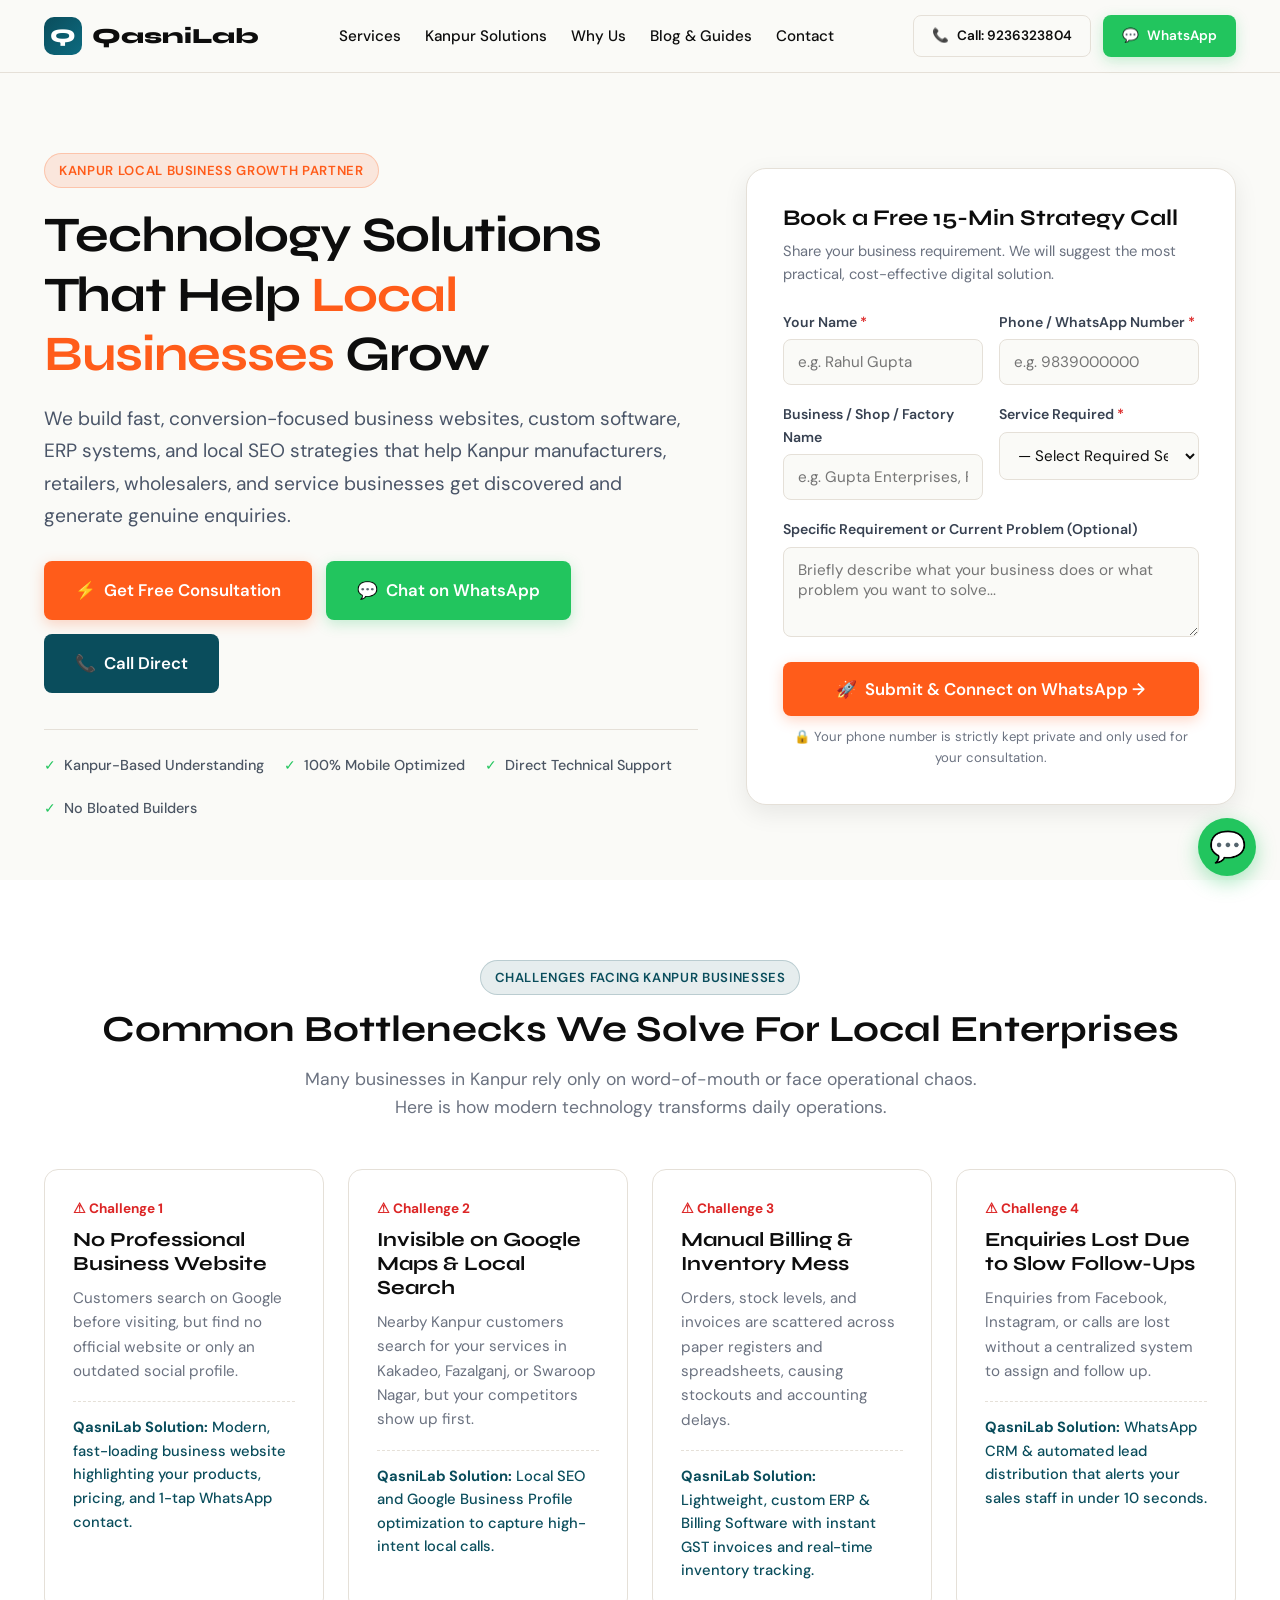
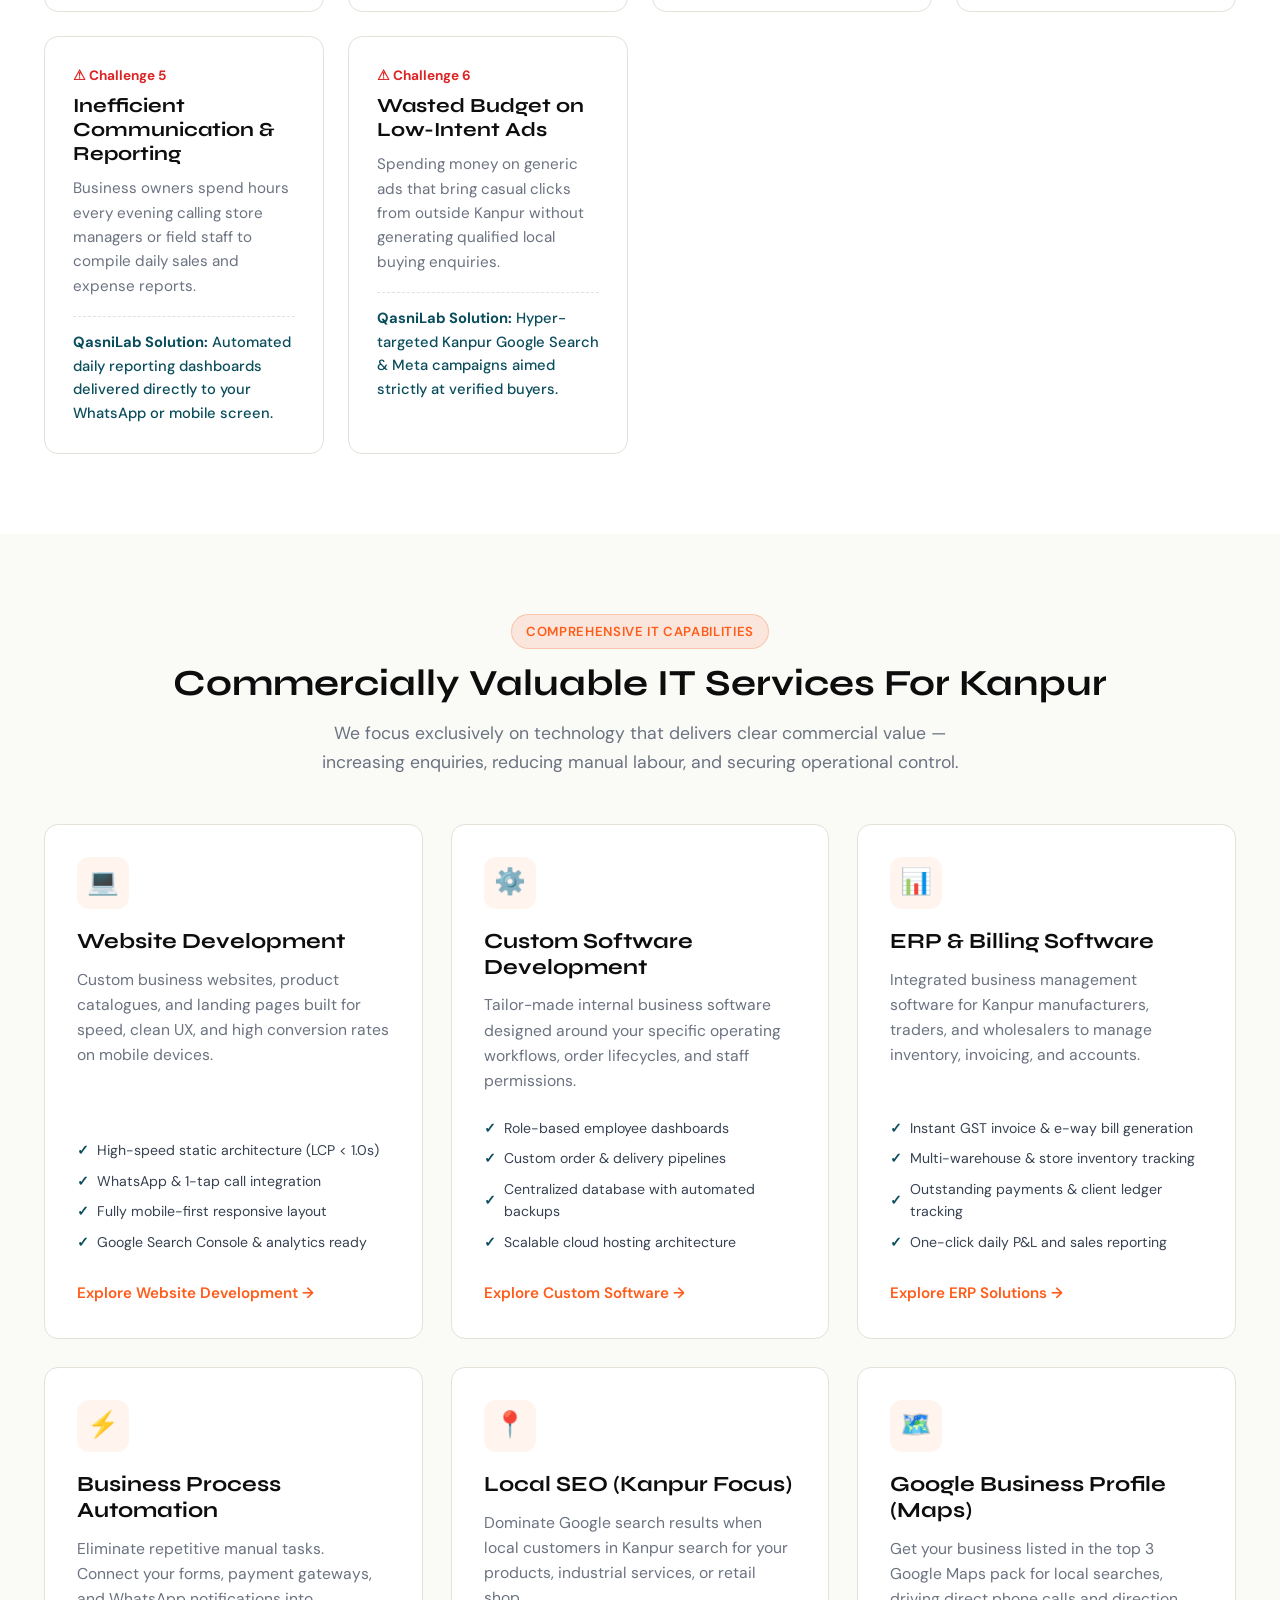
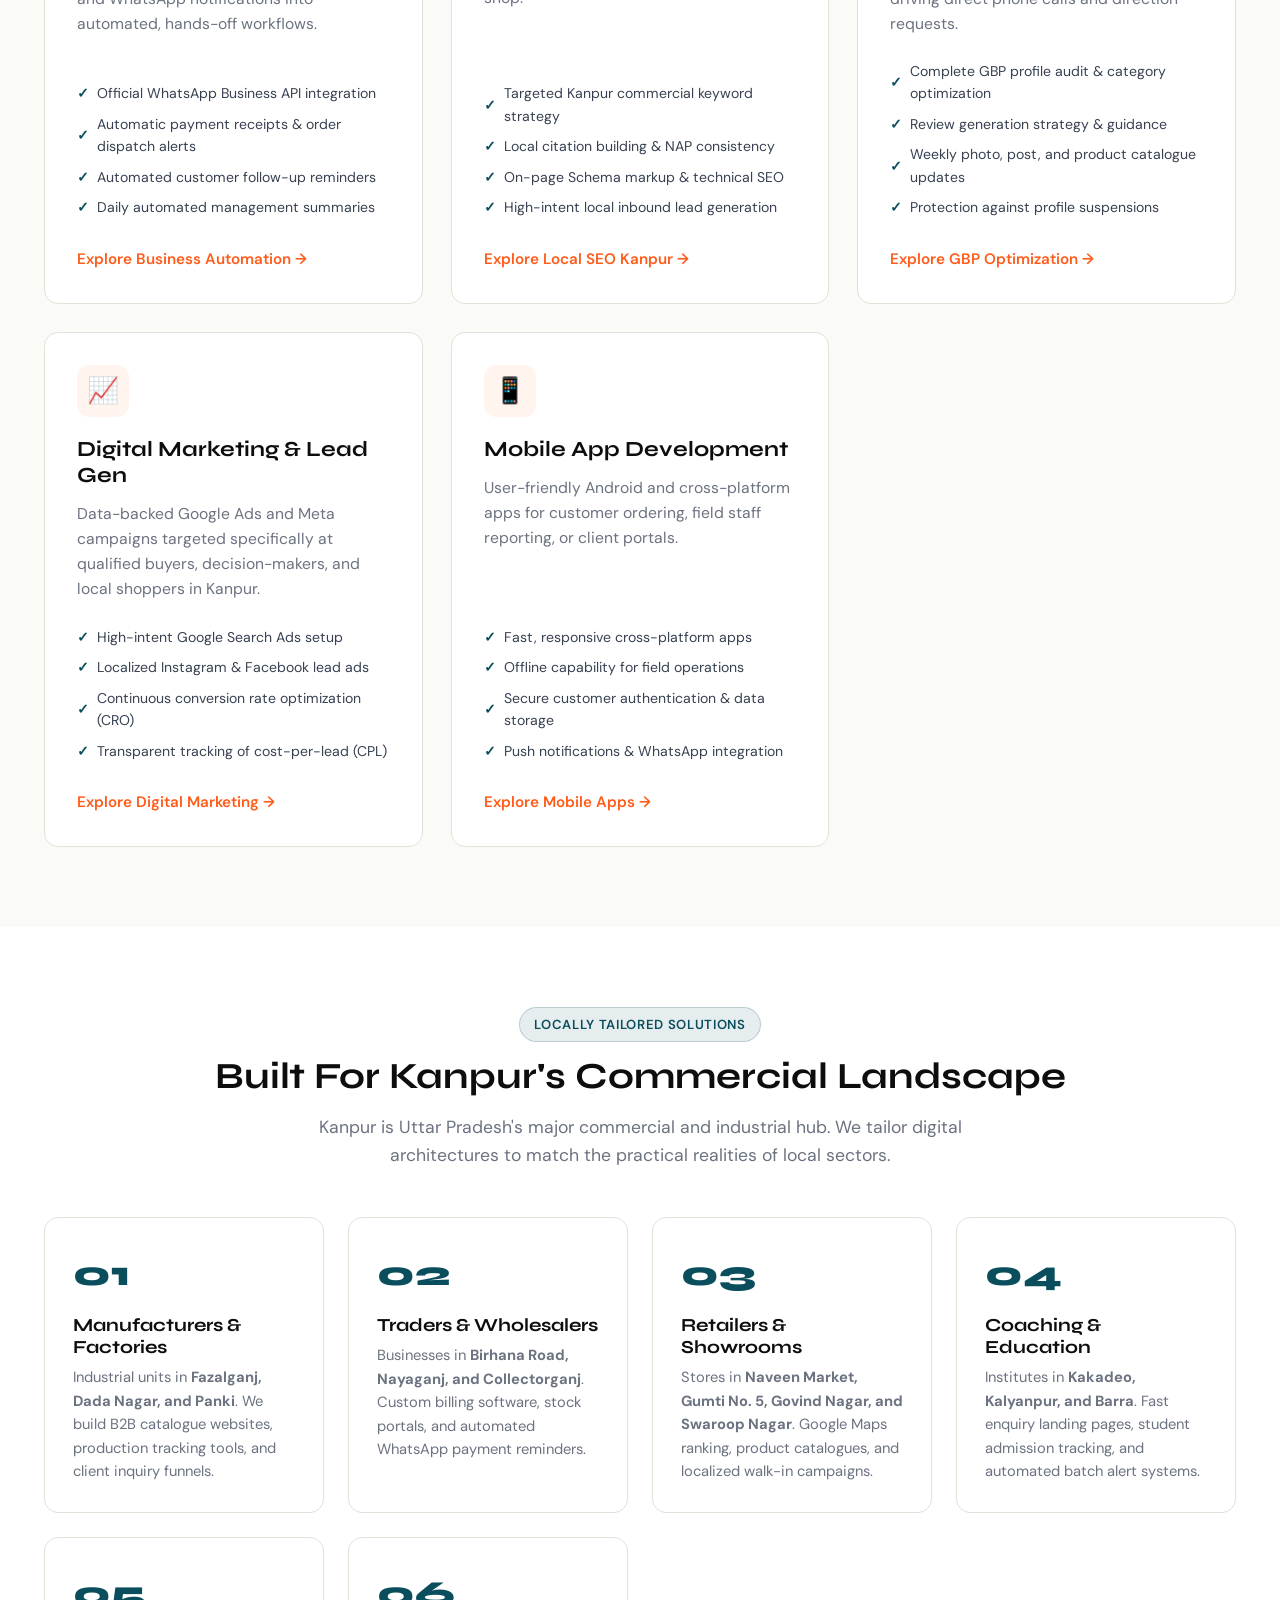
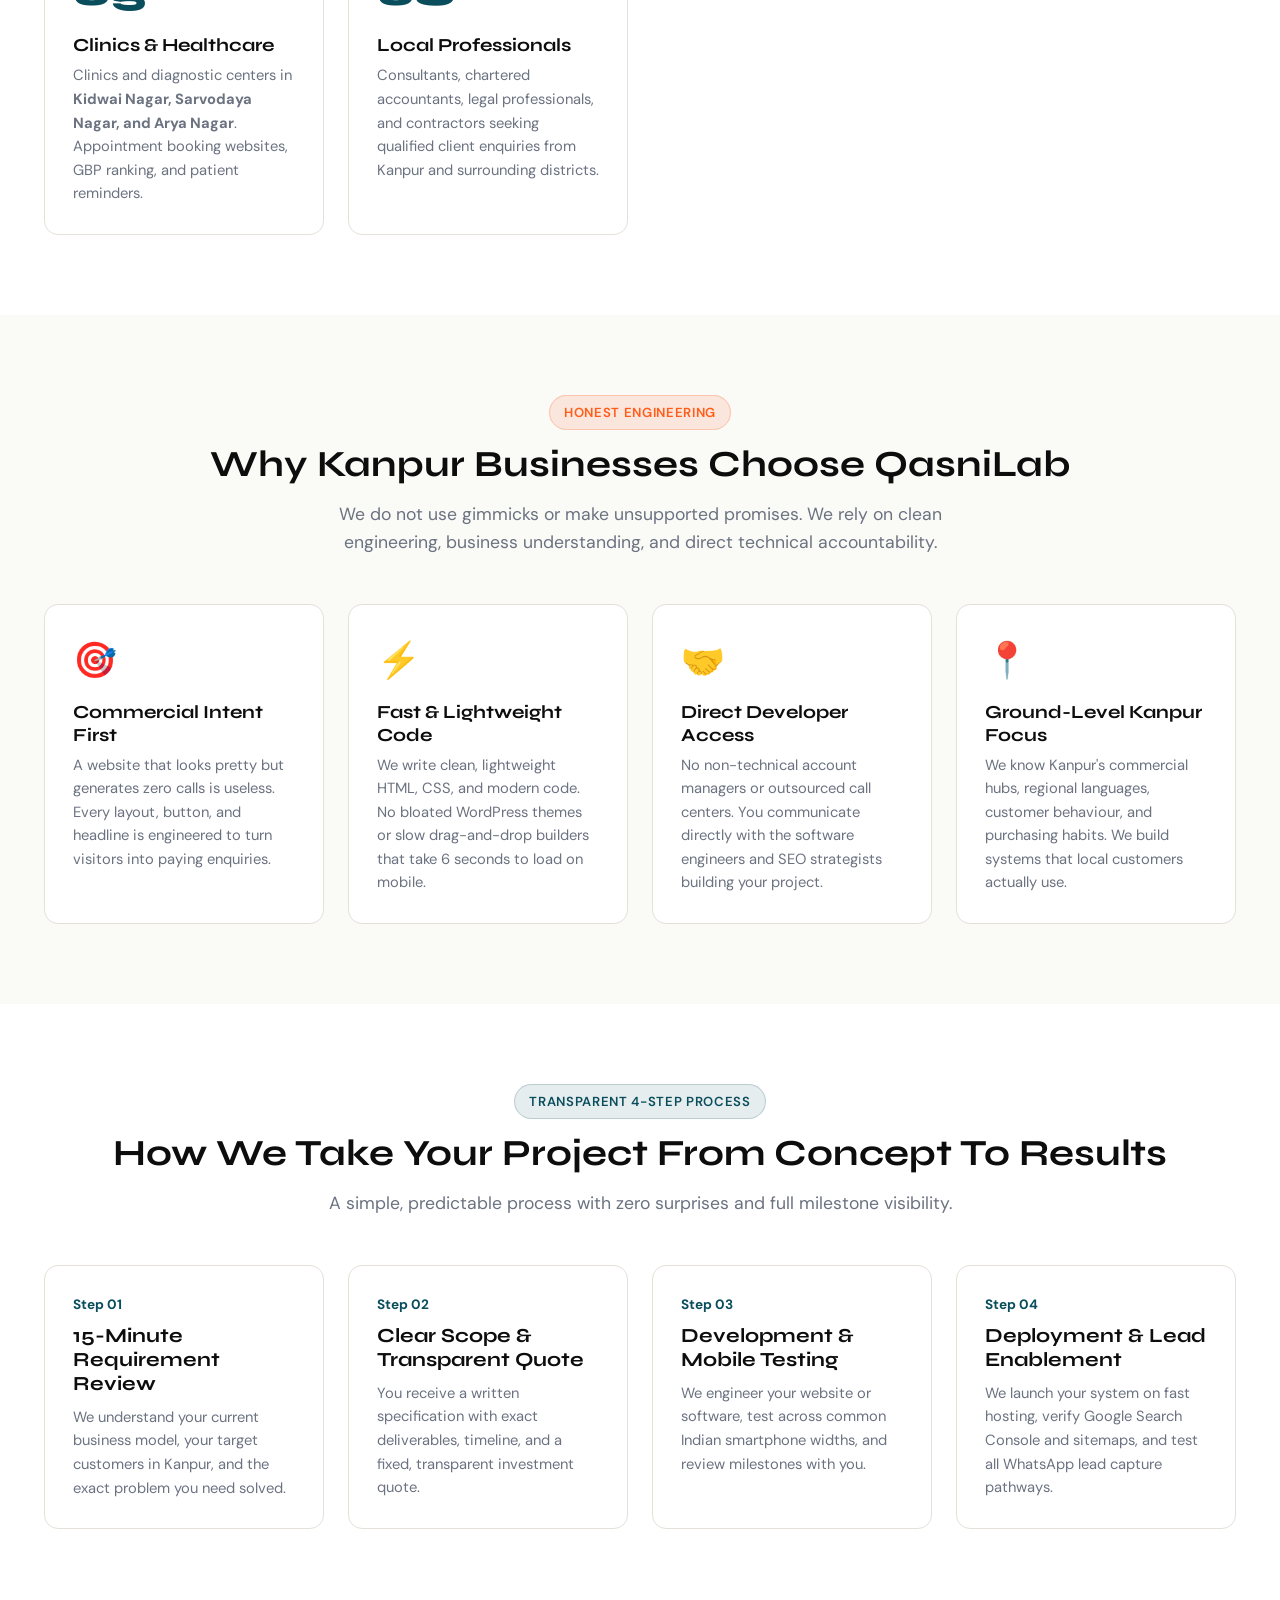
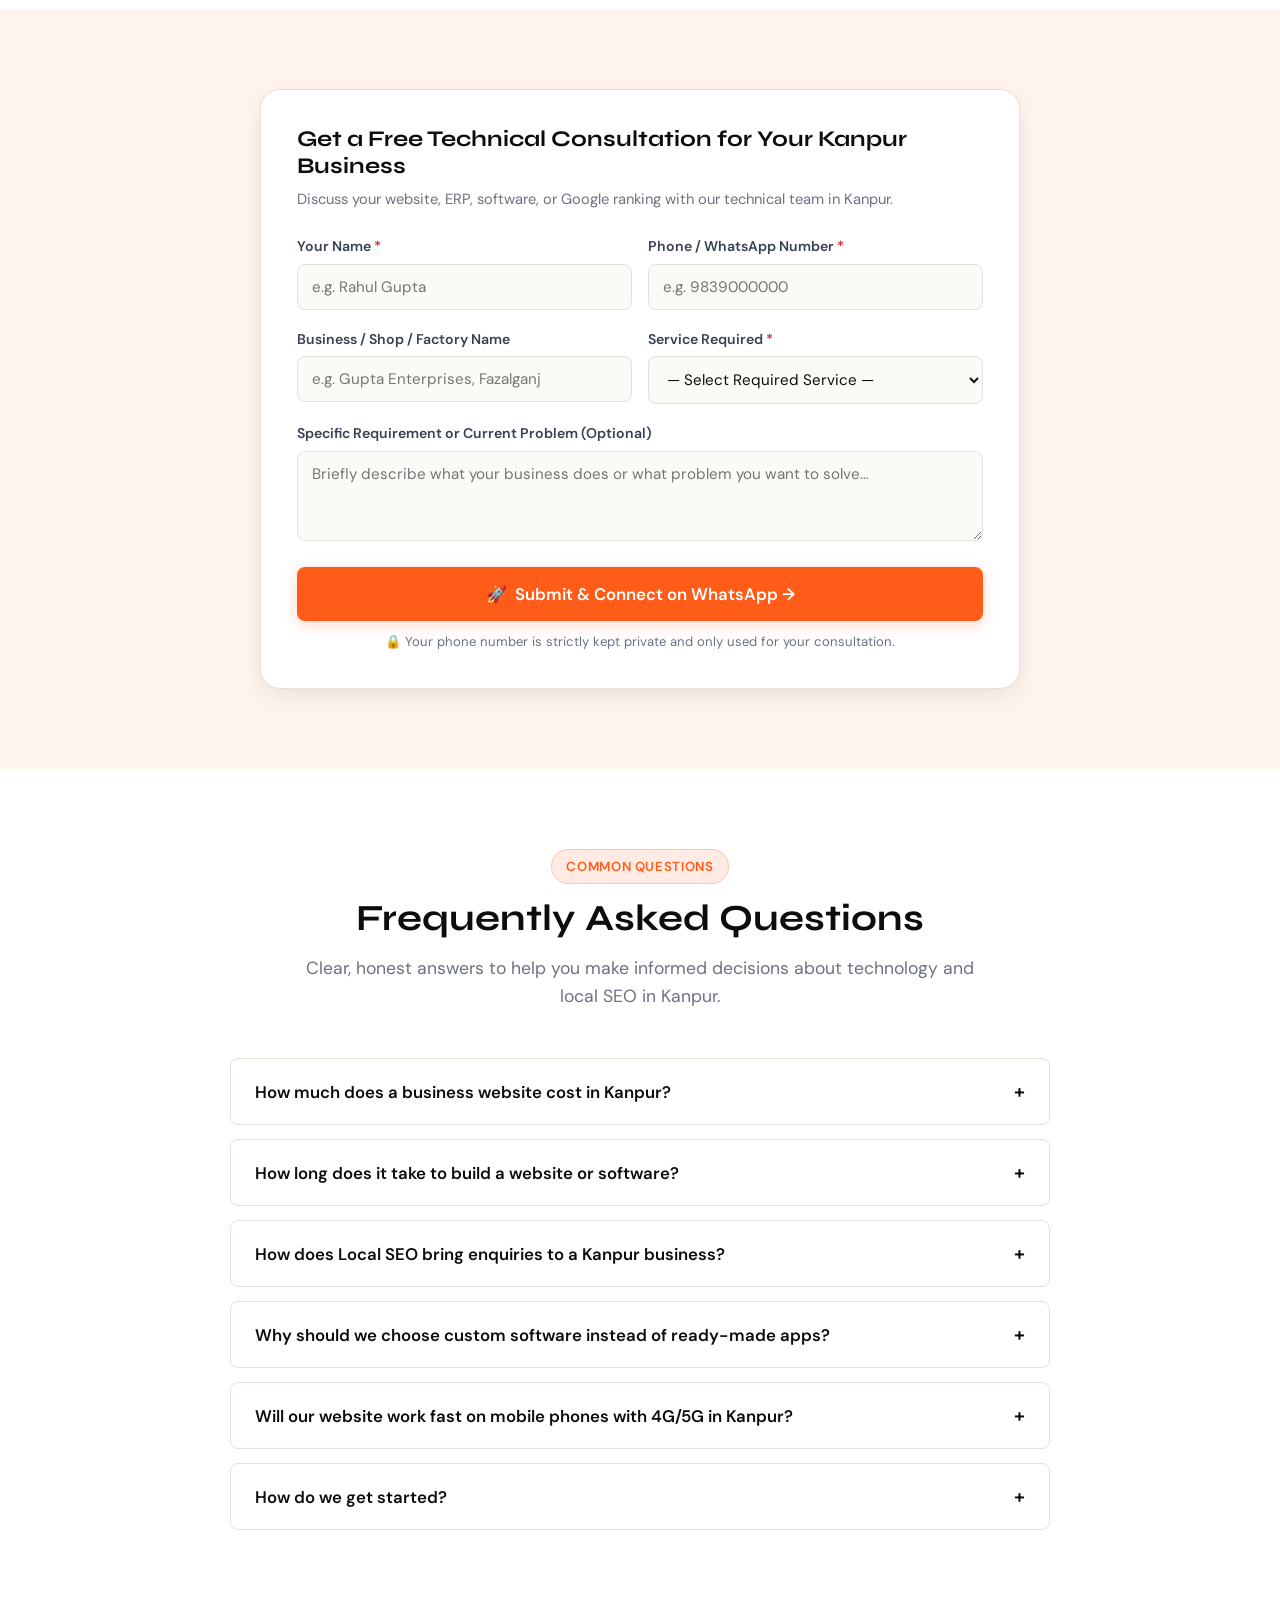
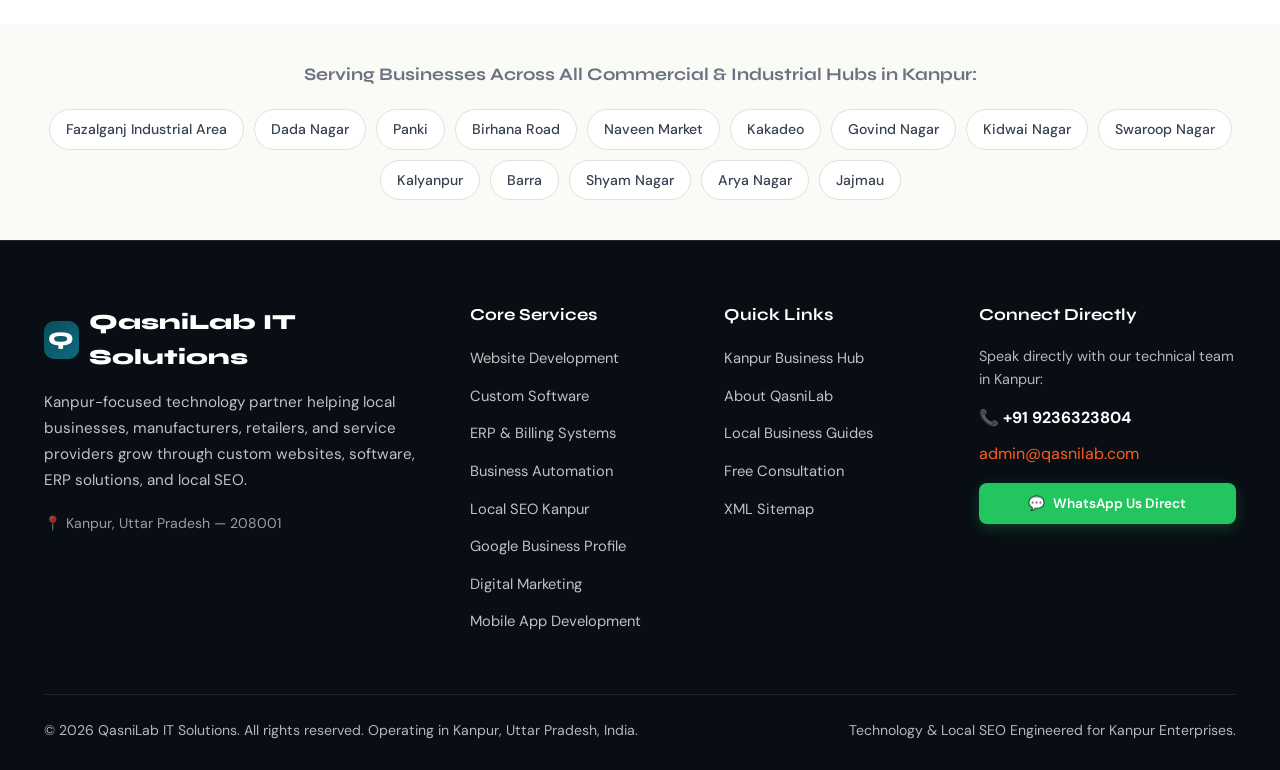
<file: index.html>
<!DOCTYPE html>
<html lang="en-IN">
<head>
  <meta charset="UTF-8">
  <meta name="viewport" content="width=device-width, initial-scale=1.0">
  <title>QasniLab IT Solutions | Website Design, Software & Local SEO in Kanpur</title>
  <meta name="description" content="QasniLab IT Solutions helps Kanpur businesses grow with fast business websites, custom software, ERP systems, local SEO, and WhatsApp automation. Speak to our Kanpur team today.">
  <meta name="keywords" content="IT company in Kanpur, website development Kanpur, software company in Kanpur, ERP software Kanpur, local SEO Kanpur, Google Business Profile Kanpur, digital marketing Kanpur">
  <link rel="canonical" href="https://www.qasnilab.online/">
  <meta name="robots" content="index, follow, max-image-preview:large, max-snippet:-1, max-video-preview:-1">

  <!-- Open Graph -->
  <meta property="og:locale" content="en_IN">
  <meta property="og:type" content="website">
  <meta property="og:title" content="QasniLab IT Solutions | Technology Solutions for Kanpur Businesses">
  <meta property="og:description" content="Fast business websites, ERP software, local SEO, and automation designed to generate genuine business enquiries in Kanpur, UP.">
  <meta property="og:url" content="https://www.qasnilab.online/">
  <meta property="og:site_name" content="QasniLab IT Solutions">

  <!-- Twitter / X -->
  <meta name="twitter:card" content="summary_large_image">
  <meta name="twitter:title" content="QasniLab IT Solutions | Kanpur Web & Software Development">
  <meta name="twitter:description" content="Generate qualified business leads from Kanpur through high-converting websites, software, and local SEO.">

  <!-- Google Fonts Preconnect -->
  <link rel="preconnect" href="https://fonts.googleapis.com">
  <link rel="preconnect" href="https://fonts.gstatic.com" crossorigin>
  <link href="https://fonts.googleapis.com/css2?family=DM+Sans:ital,opsz,wght@0,9..40,400..700;1,9..40,400..700&family=Syne:wght@600;700;800&display=swap" rel="stylesheet">

  <!-- Stylesheet -->
  
  <style id="main-styles">
/* ==========================================================================
   QASNILAB IT SOLUTIONS — Master Stylesheet
   Designed for High-Converting Local Business Lead Generation (Kanpur, UP)
   ========================================================================== */

:root {
  --ink: #0D0D0D;
  --paper: #FAFAF7;
  --orange: #FF5C1A;
  --orange-light: #FF7A40;
  --teal: #0A4D5C;
  --teal-mid: #0D6B80;
  --cream: #FFF5EE;
  --muted: #6B7280;
  --border: #E5E0D8;
  --white: #FFFFFF;
  --green: #22C55E;
  --green-dark: #16A34A;
  --dark-bg: #080E14;
  --dark-surface: #111A24;
  --dark-border: rgba(255, 255, 255, 0.1);
  --font-display: 'Syne', -apple-system, BlinkMacSystemFont, "Segoe UI", Roboto, sans-serif;
  --font-body: 'DM Sans', -apple-system, BlinkMacSystemFont, "Segoe UI", Roboto, sans-serif;
  --shadow-sm: 0 2px 8px rgba(0,0,0,0.05);
  --shadow-md: 0 8px 24px rgba(0,0,0,0.08);
  --shadow-lg: 0 16px 40px rgba(0,0,0,0.12);
  --radius-sm: 8px;
  --radius-md: 14px;
  --radius-lg: 20px;
}

*, *::before, *::after {
  box-sizing: border-box;
  margin: 0;
  padding: 0;
}

html {
  scroll-behavior: smooth;
  font-size: 16px;
}

body {
  font-family: var(--font-body);
  background: var(--paper);
  color: var(--ink);
  line-height: 1.6;
  -webkit-font-smoothing: antialiased;
  overflow-x: hidden;
  padding-bottom: 70px; /* Space for mobile sticky dock */
}

@media (min-width: 769px) {
  body {
    padding-bottom: 0;
  }
}

a {
  color: inherit;
  text-decoration: none;
}

img {
  max-width: 100%;
  height: auto;
  display: block;
}

/* ==========================================================================
   Typography & Utility Classes
   ========================================================================== */
h1, h2, h3, h4, .font-display {
  font-family: var(--font-display);
  font-weight: 700;
  line-height: 1.2;
}

.container {
  width: 100%;
  max-width: 1240px;
  margin: 0 auto;
  padding: 0 24px;
}

.text-center { text-align: center; }
.text-orange { color: var(--orange); }
.text-teal { color: var(--teal); }
.text-muted { color: var(--muted); }

.badge {
  display: inline-flex;
  align-items: center;
  gap: 6px;
  padding: 6px 14px;
  border-radius: 999px;
  font-size: 0.82rem;
  font-weight: 600;
  text-transform: uppercase;
  letter-spacing: 0.05em;
}

.badge-orange {
  background: rgba(255, 92, 26, 0.12);
  color: var(--orange);
  border: 1px solid rgba(255, 92, 26, 0.25);
}

.badge-teal {
  background: rgba(10, 77, 92, 0.1);
  color: var(--teal);
  border: 1px solid rgba(10, 77, 92, 0.2);
}

.badge-dark {
  background: rgba(255, 255, 255, 0.1);
  color: #fff;
  border: 1px solid var(--dark-border);
}

.section {
  padding: 80px 0;
}

@media (max-width: 768px) {
  .section {
    padding: 50px 0;
  }
}

.section-header {
  margin-bottom: 48px;
}

.section-title {
  font-size: 2.3rem;
  margin-top: 12px;
  color: var(--ink);
}

.section-desc {
  font-size: 1.1rem;
  color: var(--muted);
  max-width: 680px;
  margin: 14px auto 0;
}

/* ==========================================================================
   Buttons
   ========================================================================== */
.btn {
  display: inline-flex;
  align-items: center;
  justify-content: center;
  gap: 8px;
  padding: 13px 24px;
  border-radius: var(--radius-sm);
  font-family: var(--font-body);
  font-size: 0.95rem;
  font-weight: 600;
  cursor: pointer;
  transition: all 0.25s ease;
  border: 1px solid transparent;
  white-space: nowrap;
}

.btn:hover {
  transform: translateY(-2px);
}

.btn-primary {
  background: var(--orange);
  color: #fff;
  box-shadow: 0 4px 14px rgba(255, 92, 26, 0.25);
}
.btn-primary:hover {
  background: var(--orange-light);
  box-shadow: 0 6px 20px rgba(255, 92, 26, 0.35);
}

.btn-whatsapp {
  background: var(--green);
  color: #fff;
  box-shadow: 0 4px 14px rgba(34, 197, 94, 0.25);
}
.btn-whatsapp:hover {
  background: var(--green-dark);
  box-shadow: 0 6px 20px rgba(34, 197, 94, 0.35);
}

.btn-outline {
  background: transparent;
  border-color: var(--border);
  color: var(--ink);
}
.btn-outline:hover {
  background: var(--white);
  border-color: var(--ink);
}

.btn-call {
  background: var(--teal);
  color: #fff;
}
.btn-call:hover {
  background: var(--teal-mid);
}

.btn-sm {
  padding: 9px 18px;
  font-size: 0.85rem;
}

.btn-lg {
  padding: 15px 30px;
  font-size: 1.05rem;
}

/* ==========================================================================
   Navigation
   ========================================================================== */
.site-nav {
  position: sticky;
  top: 0;
  z-index: 1000;
  background: rgba(250, 250, 247, 0.95);
  backdrop-filter: blur(12px);
  border-bottom: 1px solid var(--border);
  transition: all 0.3s ease;
}

.nav-inner {
  display: flex;
  align-items: center;
  justify-content: space-between;
  height: 72px;
}

.brand-logo {
  display: flex;
  align-items: center;
  gap: 10px;
  font-family: var(--font-display);
  font-size: 1.35rem;
  font-weight: 800;
  color: var(--ink);
}

.brand-icon {
  width: 38px;
  height: 38px;
  background: linear-gradient(135deg, var(--teal), var(--teal-mid));
  color: #fff;
  border-radius: 10px;
  display: flex;
  align-items: center;
  justify-content: center;
  font-weight: 800;
  font-size: 1.2rem;
}

.nav-links {
  display: flex;
  align-items: center;
  gap: 24px;
  list-style: none;
}

.nav-links a {
  font-size: 0.95rem;
  font-weight: 500;
  color: var(--ink);
  transition: color 0.2s;
}

.nav-links a:hover, .nav-links a.active {
  color: var(--orange);
}

.nav-cta {
  display: flex;
  align-items: center;
  gap: 12px;
}

.menu-toggle {
  display: none;
  background: none;
  border: none;
  cursor: pointer;
  padding: 8px;
  color: var(--ink);
}

@media (max-width: 992px) {
  .nav-links {
    display: none;
    position: absolute;
    top: 72px;
    left: 0;
    right: 0;
    background: var(--white);
    flex-direction: column;
    padding: 24px;
    border-bottom: 1px solid var(--border);
    box-shadow: var(--shadow-md);
    gap: 16px;
  }
  .nav-links.show {
    display: flex;
  }
  .menu-toggle {
    display: block;
  }
  .nav-cta .btn-consult {
    display: none;
  }
}

/* ==========================================================================
   Hero Section
   ========================================================================== */
.hero {
  padding: 80px 0 60px;
  position: relative;
  overflow: hidden;
}

.hero-grid {
  display: grid;
  grid-template-columns: 1.2fr 0.9fr;
  gap: 48px;
  align-items: center;
}

.hero-content h1 {
  font-size: 3.1rem;
  letter-spacing: -0.02em;
  margin: 18px 0;
  color: var(--ink);
}

.hero-content h1 span {
  color: var(--orange);
}

.hero-content p {
  font-size: 1.2rem;
  color: #4A5568;
  line-height: 1.7;
  margin-bottom: 28px;
}

.hero-actions {
  display: flex;
  flex-wrap: wrap;
  gap: 14px;
  margin-bottom: 36px;
}

.hero-trust-badges {
  display: flex;
  flex-wrap: wrap;
  gap: 20px;
  padding-top: 24px;
  border-top: 1px solid var(--border);
}

.trust-item {
  display: flex;
  align-items: center;
  gap: 8px;
  font-size: 0.9rem;
  color: #4B5563;
  font-weight: 500;
}

.trust-item svg, .trust-item .icon {
  color: var(--green);
}

@media (max-width: 992px) {
  .hero-grid {
    grid-template-columns: 1fr;
    gap: 40px;
  }
  .hero-content h1 {
    font-size: 2.3rem;
  }
  .hero {
    padding: 40px 0;
  }
}

/* ==========================================================================
   Problem & Solution Grid
   ========================================================================== */
.problem-grid {
  display: grid;
  grid-template-columns: repeat(auto-fit, minmax(280px, 1fr));
  gap: 24px;
}

.problem-card {
  background: var(--white);
  border: 1px solid var(--border);
  border-radius: var(--radius-md);
  padding: 28px;
  position: relative;
  transition: transform 0.25s, box-shadow 0.25s;
}

.problem-card:hover {
  transform: translateY(-4px);
  box-shadow: var(--shadow-md);
}

.problem-tag {
  color: #DC2626;
  font-weight: 700;
  font-size: 0.85rem;
  margin-bottom: 8px;
  display: flex;
  align-items: center;
  gap: 6px;
}

.problem-card h3 {
  font-size: 1.25rem;
  margin-bottom: 10px;
}

.solution-box {
  margin-top: 18px;
  padding-top: 14px;
  border-top: 1px dashed var(--border);
  font-size: 0.92rem;
  color: var(--teal);
  font-weight: 500;
}

/* ==========================================================================
   Service Matrix & Cards
   ========================================================================== */
.services-grid {
  display: grid;
  grid-template-columns: repeat(auto-fill, minmax(340px, 1fr));
  gap: 28px;
}

.service-card {
  background: var(--white);
  border: 1px solid var(--border);
  border-radius: var(--radius-md);
  padding: 32px;
  display: flex;
  flex-direction: column;
  transition: all 0.25s ease;
  position: relative;
}

.service-card:hover {
  transform: translateY(-5px);
  box-shadow: var(--shadow-lg);
  border-color: var(--orange);
}

.service-icon-box {
  width: 52px;
  height: 52px;
  border-radius: 12px;
  background: var(--cream);
  color: var(--orange);
  display: flex;
  align-items: center;
  justify-content: center;
  font-size: 1.6rem;
  margin-bottom: 20px;
}

.service-card h3 {
  font-size: 1.35rem;
  margin-bottom: 12px;
}

.service-card p {
  color: var(--muted);
  font-size: 0.98rem;
  line-height: 1.6;
  margin-bottom: 20px;
  flex-grow: 1;
}

.service-features {
  list-style: none;
  margin-bottom: 24px;
}

.service-features li {
  font-size: 0.88rem;
  color: #374151;
  padding: 4px 0;
  display: flex;
  align-items: center;
  gap: 8px;
}

.service-features li::before {
  content: "✓";
  color: var(--teal);
  font-weight: bold;
}

.service-link {
  font-weight: 600;
  font-size: 0.95rem;
  color: var(--orange);
  display: inline-flex;
  align-items: center;
  gap: 6px;
}

.service-link:hover {
  text-decoration: underline;
}

@media (max-width: 480px) {
  .services-grid {
    grid-template-columns: 1fr;
  }
}

/* ==========================================================================
   Why QasniLab & Local Trust
   ========================================================================== */
.why-grid {
  display: grid;
  grid-template-columns: repeat(auto-fit, minmax(260px, 1fr));
  gap: 24px;
}

.why-card {
  background: var(--white);
  border: 1px solid var(--border);
  border-radius: var(--radius-md);
  padding: 28px;
}

.why-card .num {
  font-family: var(--font-display);
  font-size: 2.2rem;
  font-weight: 800;
  color: var(--teal);
  margin-bottom: 12px;
}

.why-card h4 {
  font-size: 1.15rem;
  margin-bottom: 8px;
}

.why-card p {
  font-size: 0.92rem;
  color: var(--muted);
}

/* ==========================================================================
   Lead Capture Form Component
   ========================================================================== */
.lead-form-card {
  background: var(--white);
  border: 1.5px solid var(--border);
  border-radius: var(--radius-lg);
  padding: 36px;
  box-shadow: var(--shadow-md);
}

.lead-form-card.dark {
  background: var(--dark-surface);
  border-color: var(--dark-border);
  color: #fff;
}

.lead-form-title {
  font-size: 1.4rem;
  margin-bottom: 8px;
}

.lead-form-subtitle {
  color: var(--muted);
  font-size: 0.92rem;
  margin-bottom: 24px;
}

.form-group {
  margin-bottom: 18px;
}

.form-group label {
  display: block;
  font-size: 0.88rem;
  font-weight: 600;
  margin-bottom: 6px;
  color: #374151;
}

.lead-form-card.dark .form-group label {
  color: #E2E8F0;
}

.form-control {
  width: 100%;
  padding: 12px 14px;
  border: 1.5px solid var(--border);
  border-radius: var(--radius-sm);
  font-family: var(--font-body);
  font-size: 0.95rem;
  color: var(--ink);
  background: var(--paper);
  outline: none;
  transition: border-color 0.2s, box-shadow 0.2s;
}

.form-control:focus {
  border-color: var(--teal);
  box-shadow: 0 0 0 3px rgba(10, 77, 92, 0.12);
  background: #fff;
}

.form-row {
  display: grid;
  grid-template-columns: 1fr 1fr;
  gap: 16px;
}

@media (max-width: 600px) {
  .form-row {
    grid-template-columns: 1fr;
  }
}

textarea.form-control {
  min-height: 90px;
  resize: vertical;
}

.form-feedback {
  display: none;
  padding: 14px;
  border-radius: var(--radius-sm);
  margin-bottom: 18px;
  font-size: 0.92rem;
}

.form-feedback.success {
  display: block;
  background: #DCFCE7;
  color: #166534;
  border: 1px solid #86EFAC;
}

.form-feedback.error {
  display: block;
  background: #FEE2E2;
  color: #991B1B;
  border: 1px solid #FCA5A5;
}

/* ==========================================================================
   FAQ Accordion
   ========================================================================== */
.faq-list {
  max-width: 820px;
  margin: 0 auto;
}

.faq-item {
  background: var(--white);
  border: 1px solid var(--border);
  border-radius: var(--radius-sm);
  margin-bottom: 14px;
  overflow: hidden;
  transition: all 0.2s;
}

.faq-question {
  width: 100%;
  text-align: left;
  background: none;
  border: none;
  padding: 20px 24px;
  font-family: var(--font-body);
  font-size: 1.05rem;
  font-weight: 600;
  color: var(--ink);
  cursor: pointer;
  display: flex;
  justify-content: space-between;
  align-items: center;
  gap: 16px;
}

.faq-icon {
  font-size: 1.2rem;
  transition: transform 0.25s ease;
}

.faq-item.active .faq-icon {
  transform: rotate(45deg);
}

.faq-answer {
  display: none;
  padding: 0 24px 22px;
  color: #4B5563;
  font-size: 0.98rem;
  line-height: 1.7;
}

.faq-item.active .faq-answer {
  display: block;
}

/* ==========================================================================
   Local Kanpur Hub & Areas
   ========================================================================== */
.areas-pills {
  display: flex;
  flex-wrap: wrap;
  gap: 10px;
  justify-content: center;
  margin-top: 24px;
}

.area-pill {
  padding: 8px 16px;
  background: var(--white);
  border: 1px solid var(--border);
  border-radius: 999px;
  font-size: 0.88rem;
  font-weight: 500;
  color: #374151;
}

/* ==========================================================================
   Consultation Modal (10s Exit/Dwell Intent)
   ========================================================================== */
.consult-modal-backdrop {
  display: none;
  position: fixed;
  inset: 0;
  background: rgba(8, 14, 20, 0.75);
  backdrop-filter: blur(4px);
  z-index: 2000;
  align-items: center;
  justify-content: center;
  padding: 20px;
}

.consult-modal-backdrop.show {
  display: flex;
  animation: fadeIn 0.3s ease;
}

.consult-modal {
  background: var(--white);
  border-radius: var(--radius-lg);
  max-width: 520px;
  width: 100%;
  padding: 36px;
  position: relative;
  box-shadow: 0 24px 60px rgba(0,0,0,0.3);
}

.consult-modal-close {
  position: absolute;
  top: 18px;
  right: 18px;
  background: #F3F4F6;
  border: none;
  width: 34px;
  height: 34px;
  border-radius: 50%;
  cursor: pointer;
  display: flex;
  align-items: center;
  justify-content: center;
  font-size: 1.2rem;
  color: #4B5563;
}

/* ==========================================================================
   Mobile Sticky Action Dock & Floating Button
   ========================================================================== */
.mobile-action-dock {
  display: none;
}

@media (max-width: 768px) {
  .mobile-action-dock {
    display: grid;
    grid-template-columns: 1fr 1fr;
    position: fixed;
    bottom: 0;
    left: 0;
    right: 0;
    background: #fff;
    border-top: 1px solid var(--border);
    z-index: 999;
    box-shadow: 0 -4px 16px rgba(0,0,0,0.08);
  }
  .dock-btn {
    display: flex;
    align-items: center;
    justify-content: center;
    gap: 8px;
    padding: 14px 10px;
    font-weight: 700;
    font-size: 0.95rem;
    text-align: center;
  }
  .dock-btn.whatsapp {
    background: var(--green);
    color: #fff;
  }
  .dock-btn.call {
    background: var(--teal);
    color: #fff;
  }
}

.floating-whatsapp {
  position: fixed;
  bottom: 24px;
  right: 24px;
  z-index: 900;
  width: 58px;
  height: 58px;
  border-radius: 50%;
  background: var(--green);
  color: #fff;
  display: flex;
  align-items: center;
  justify-content: center;
  font-size: 30px;
  box-shadow: 0 6px 20px rgba(34, 197, 94, 0.4);
  transition: transform 0.25s ease;
}

.floating-whatsapp:hover {
  transform: scale(1.1);
}

@media (max-width: 768px) {
  .floating-whatsapp {
    display: none; /* Replaced by bottom sticky dock */
  }
}

/* ==========================================================================
   Footer
   ========================================================================== */
.site-footer {
  background: var(--dark-bg);
  color: rgba(255,255,255,0.7);
  padding: 64px 0 28px;
  border-top: 1px solid var(--dark-border);
}

.footer-grid {
  display: grid;
  grid-template-columns: 1.8fr 1fr 1fr 1.2fr;
  gap: 40px;
  margin-bottom: 48px;
}

.footer-col h4 {
  color: #fff;
  font-size: 1.05rem;
  margin-bottom: 20px;
}

.footer-links {
  list-style: none;
}

.footer-links li {
  margin-bottom: 12px;
}

.footer-links a {
  color: rgba(255,255,255,0.75);
  font-size: 0.92rem;
  transition: color 0.2s;
}

.footer-links a:hover {
  color: #fff;
}

.footer-bottom {
  border-top: 1px solid var(--dark-border);
  padding-top: 24px;
  display: flex;
  justify-content: space-between;
  align-items: center;
  font-size: 0.88rem;
}

@media (max-width: 900px) {
  .footer-grid {
    grid-template-columns: 1fr 1fr;
  }
}
@media (max-width: 600px) {
  .footer-grid {
    grid-template-columns: 1fr;
  }
  .footer-bottom {
    flex-direction: column;
    gap: 12px;
    text-align: center;
  }
}

@keyframes fadeIn {
  from { opacity: 0; transform: translateY(10px); }
  to { opacity: 1; transform: translateY(0); }
}

  </style>
  <link rel="stylesheet" href="./assets/css/style.css">

  <!-- Schema.org JSON-LD -->
  <script type="application/ld+json">
  {
  "@context": "https://schema.org",
  "@graph": [
    {
      "@type": "WebSite",
      "@id": "https://www.qasnilab.online/#website",
      "url": "https://www.qasnilab.online/",
      "name": "QasniLab IT Solutions",
      "description": "Technology and Local SEO solutions for businesses in Kanpur, UP.",
      "publisher": {
        "@id": "https://www.qasnilab.online/#organization"
      },
      "inLanguage": "en-IN"
    },
    {
      "@type": "LocalBusiness",
      "@id": "https://www.qasnilab.online/#organization",
      "name": "QasniLab IT Solutions",
      "url": "https://www.qasnilab.online/",
      "telephone": "+91 9236323804",
      "email": "admin@qasnilab.com",
      "priceRange": "₹₹",
      "image": "https://www.qasnilab.online/assets/images/og-image.jpg",
      "address": {
        "@type": "PostalAddress",
        "streetAddress": "Kanpur Central",
        "addressLocality": "Kanpur",
        "addressRegion": "Uttar Pradesh",
        "postalCode": "208001",
        "addressCountry": "IN"
      },
      "geo": {
        "@type": "GeoCoordinates",
        "latitude": "26.4499",
        "longitude": "80.3319"
      },
      "openingHoursSpecification": [
        {
          "@type": "OpeningHoursSpecification",
          "dayOfWeek": [
            "Monday",
            "Tuesday",
            "Wednesday",
            "Thursday",
            "Friday",
            "Saturday"
          ],
          "opens": "09:00",
          "closes": "20:00"
        }
      ],
      "areaServed": [
        {
          "@type": "City",
          "name": "Kanpur"
        },
        {
          "@type": "AdministrativeArea",
          "name": "Uttar Pradesh"
        }
      ],
      "knowsAbout": [
        "Website Development",
        "Custom Software Development",
        "ERP Software",
        "Business Automation",
        "Local SEO",
        "Google Business Profile Optimization",
        "Digital Marketing",
        "Mobile App Development"
      ]
    },
    {
      "@type": "FAQPage",
      "@id": "https://www.qasnilab.online/#faq",
      "mainEntity": [
        {
          "@type": "Question",
          "name": "How much does a business website cost in Kanpur?",
          "acceptedAnswer": {
            "@type": "Answer",
            "text": "Website development costs in Kanpur typically depend on requirements. A clean 5-to-8 page business enquiry website starts around ₹8,000 to ₹15,000, while custom web applications and e-commerce portals with payment gateways and catalogue management range higher based on specific functionality."
          }
        },
        {
          "@type": "Question",
          "name": "How can a Kanpur business get more Google enquiries?",
          "acceptedAnswer": {
            "@type": "Answer",
            "text": "By optimizing your Google Business Profile with accurate categories, genuine photos, consistent NAP (Name, Address, Phone), collecting reviews, and having a mobile-friendly website with localized service pages for Kanpur commercial hubs."
          }
        },
        {
          "@type": "Question",
          "name": "When does a small business in Kanpur need custom software or an ERP?",
          "acceptedAnswer": {
            "@type": "Answer",
            "text": "When manual spreadsheets, paper registers, or off-the-shelf software create bottlenecks in billing, stock management, order tracking, and GST reporting. A tailored ERP automates these repetitive workflows."
          }
        },
        {
          "@type": "Question",
          "name": "What services does QasniLab provide in Kanpur?",
          "acceptedAnswer": {
            "@type": "Answer",
            "text": "QasniLab IT Solutions provides website development, custom software engineering, ERP & billing software, business automation, local SEO, Google Business Profile management, and digital marketing for Kanpur businesses."
          }
        }
      ]
    }
  ]
}
  </script>
  <link rel="icon" type="image/svg+xml" href="./favicon.svg">
  <link rel="alternate icon" type="image/x-icon" href="./favicon.ico">
</head>
<body>

  
  <!-- Site Navigation -->
  <header class="site-nav">
    <div class="container nav-inner">
      <a href="index.html" class="brand-logo" aria-label="QasniLab Home">
        <div class="brand-icon">Q</div>
        <span>QasniLab</span>
      </a>
      <nav aria-label="Primary Navigation">
        <ul class="nav-links">
          <li><a href="#services">Services</a></li>
          <li><a href="kanpur/index.html">Kanpur Solutions</a></li>
          <li><a href="#why-us">Why Us</a></li>
          <li><a href="blog/index.html">Blog & Guides</a></li>
          <li><a href="contact/index.html">Contact</a></li>
        </ul>
      </nav>
      <div class="nav-cta">
        <a href="tel:+919236323804" class="btn btn-outline btn-sm" aria-label="Call QasniLab">
          <span>📞</span> Call: 9236323804
        </a>
        <a href="https://wa.me/919236323804?text=Hello%20QasniLab%2C%20I%20need%20a%20consultation%20for%20my%20business%20in%20Kanpur." target="_blank" rel="noopener noreferrer" class="btn btn-whatsapp btn-sm btn-consult" aria-label="Chat on WhatsApp">
          <span>💬</span> WhatsApp
        </a>
        <button class="menu-toggle" aria-label="Toggle navigation menu" aria-expanded="false">
          <svg width="24" height="24" viewBox="0 0 24 24" fill="none" stroke="currentColor" stroke-width="2" stroke-linecap="round" stroke-linejoin="round"><line x1="3" y1="12" x2="21" y2="12"></line><line x1="3" y1="6" x2="21" y2="6"></line><line x1="3" y1="18" x2="21" y2="18"></line></svg>
        </button>
      </div>
    </div>
  </header>

  <main id="main-content">
    <!-- Hero Section -->
    <section class="hero" aria-label="Introduction">
      <div class="container">
        <div class="hero-grid">
          <div class="hero-content">
            <span class="badge badge-orange">Kanpur Local Business Growth Partner</span>
            <h1>Technology Solutions That Help <span>Local Businesses</span> Grow</h1>
            <p>
              We build fast, conversion-focused business websites, custom software, ERP systems, and local SEO strategies that help Kanpur manufacturers, retailers, wholesalers, and service businesses get discovered and generate genuine enquiries.
            </p>
            <div class="hero-actions">
              <a href="#lead-form-section" class="btn btn-primary btn-lg">
                <span>⚡</span> Get Free Consultation
              </a>
              <a href="https://wa.me/919236323804?text=Hello%20QasniLab%2C%20I%20am%20interested%20in%20website%20%26%20software%20development%20for%20my%20business%20in%20Kanpur." target="_blank" rel="noopener noreferrer" class="btn btn-whatsapp btn-lg">
                <span>💬</span> Chat on WhatsApp
              </a>
              <a href="tel:+919236323804" class="btn btn-call btn-lg">
                <span>📞</span> Call Direct
              </a>
            </div>
            <div class="hero-trust-badges">
              <div class="trust-item">
                <span class="icon">✓</span> Kanpur-Based Understanding
              </div>
              <div class="trust-item">
                <span class="icon">✓</span> 100% Mobile Optimized
              </div>
              <div class="trust-item">
                <span class="icon">✓</span> Direct Technical Support
              </div>
              <div class="trust-item">
                <span class="icon">✓</span> No Bloated Builders
              </div>
            </div>
          </div>

          <div class="hero-form-box">
            
  <div class="lead-form-card" id="lead-form-section">
    <h3 class="lead-form-title">Book a Free 15-Min Strategy Call</h3>
    <p class="lead-form-subtitle">Share your business requirement. We will suggest the most practical, cost-effective digital solution.</p>

    <div class="form-feedback" role="alert"></div>

    <form class="lead-capture-form" novalidate>
      <!-- Bot honeypot -->
      <input type="text" name="b_company_field" style="display:none;" tabindex="-1" autocomplete="off">

      <div class="form-row">
        <div class="form-group">
          <label for="fullName">Your Name <span style="color:#DC2626;">*</span></label>
          <input type="text" id="fullName" name="full_name" class="form-control" placeholder="e.g. Rahul Gupta" required>
        </div>
        <div class="form-group">
          <label for="phone">Phone / WhatsApp Number <span style="color:#DC2626;">*</span></label>
          <input type="tel" id="phone" name="phone" class="form-control" placeholder="e.g. 9839000000" required>
        </div>
      </div>

      <div class="form-row">
        <div class="form-group">
          <label for="bizName">Business / Shop / Factory Name</label>
          <input type="text" id="bizName" name="business_name" class="form-control" placeholder="e.g. Gupta Enterprises, Fazalganj">
        </div>
        <div class="form-group">
          <label for="serviceReq">Service Required <span style="color:#DC2626;">*</span></label>
          <select id="serviceReq" name="service_required" class="form-control" required>
            <option value="">— Select Required Service —</option>
            <option value="Website Development" >Website Development (Business / Catalogue / E-commerce)</option><option value="Custom Software" >Custom Software Development</option><option value="ERP & Billing Software" >ERP / Billing & Inventory Software</option><option value="Business Automation" >Business Process & WhatsApp Automation</option><option value="Local SEO Kanpur" >Local SEO & Google Search Visibility</option><option value="Google Business Profile" >Google Business Profile (Maps) Optimization</option><option value="Digital Marketing" >Digital Marketing & Ads Management</option><option value="Mobile App Development" >Mobile App Development (Android / iOS)</option><option value="General Consultation" >Other / Not Sure (Need Technical Suggestion)</option>
          </select>
        </div>
      </div>

      <div class="form-group">
        <label for="message">Specific Requirement or Current Problem (Optional)</label>
        <textarea id="message" name="message" class="form-control" placeholder="Briefly describe what your business does or what problem you want to solve..."></textarea>
      </div>

      <button type="submit" class="btn btn-primary btn-lg" style="width:100%;">
        <span>🚀</span> Submit & Connect on WhatsApp →
      </button>
      <p style="font-size:0.82rem; color:var(--muted); text-align:center; margin-top:10px;">
        🔒 Your phone number is strictly kept private and only used for your consultation.
      </p>
    </form>
  </div>
          </div>
        </div>
      </div>
    </section>

    <!-- Section 2: Problems We Solve -->
    <section class="section" style="background:var(--white);" id="problems" aria-label="Problems We Solve">
      <div class="container">
        <div class="section-header text-center">
          <span class="badge badge-teal">Challenges Facing Kanpur Businesses</span>
          <h2 class="section-title">Common Bottlenecks We Solve For Local Enterprises</h2>
          <p class="section-desc">
            Many businesses in Kanpur rely only on word-of-mouth or face operational chaos. Here is how modern technology transforms daily operations.
          </p>
        </div>

        <div class="problem-grid">
          <div class="problem-card">
            <div class="problem-tag">⚠ Challenge 1</div>
            <h3>No Professional Business Website</h3>
            <p style="color:var(--muted); font-size:0.95rem;">
              Customers search on Google before visiting, but find no official website or only an outdated social profile.
            </p>
            <div class="solution-box">
              <strong>QasniLab Solution:</strong> Modern, fast-loading business website highlighting your products, pricing, and 1-tap WhatsApp contact.
            </div>
          </div>

          <div class="problem-card">
            <div class="problem-tag">⚠ Challenge 2</div>
            <h3>Invisible on Google Maps & Local Search</h3>
            <p style="color:var(--muted); font-size:0.95rem;">
              Nearby Kanpur customers search for your services in Kakadeo, Fazalganj, or Swaroop Nagar, but your competitors show up first.
            </p>
            <div class="solution-box">
              <strong>QasniLab Solution:</strong> Local SEO and Google Business Profile optimization to capture high-intent local calls.
            </div>
          </div>

          <div class="problem-card">
            <div class="problem-tag">⚠ Challenge 3</div>
            <h3>Manual Billing & Inventory Mess</h3>
            <p style="color:var(--muted); font-size:0.95rem;">
              Orders, stock levels, and invoices are scattered across paper registers and spreadsheets, causing stockouts and accounting delays.
            </p>
            <div class="solution-box">
              <strong>QasniLab Solution:</strong> Lightweight, custom ERP & Billing Software with instant GST invoices and real-time inventory tracking.
            </div>
          </div>

          <div class="problem-card">
            <div class="problem-tag">⚠ Challenge 4</div>
            <h3>Enquiries Lost Due to Slow Follow-Ups</h3>
            <p style="color:var(--muted); font-size:0.95rem;">
              Enquiries from Facebook, Instagram, or calls are lost without a centralized system to assign and follow up.
            </p>
            <div class="solution-box">
              <strong>QasniLab Solution:</strong> WhatsApp CRM & automated lead distribution that alerts your sales staff in under 10 seconds.
            </div>
          </div>

          <div class="problem-card">
            <div class="problem-tag">⚠ Challenge 5</div>
            <h3>Inefficient Communication & Reporting</h3>
            <p style="color:var(--muted); font-size:0.95rem;">
              Business owners spend hours every evening calling store managers or field staff to compile daily sales and expense reports.
            </p>
            <div class="solution-box">
              <strong>QasniLab Solution:</strong> Automated daily reporting dashboards delivered directly to your WhatsApp or mobile screen.
            </div>
          </div>

          <div class="problem-card">
            <div class="problem-tag">⚠ Challenge 6</div>
            <h3>Wasted Budget on Low-Intent Ads</h3>
            <p style="color:var(--muted); font-size:0.95rem;">
              Spending money on generic ads that bring casual clicks from outside Kanpur without generating qualified local buying enquiries.
            </p>
            <div class="solution-box">
              <strong>QasniLab Solution:</strong> Hyper-targeted Kanpur Google Search & Meta campaigns aimed strictly at verified buyers.
            </div>
          </div>
        </div>
      </div>
    </section>

    <!-- Section 3: Core Services -->
    <section class="section" id="services" aria-label="Core Services">
      <div class="container">
        <div class="section-header text-center">
          <span class="badge badge-orange">Comprehensive IT Capabilities</span>
          <h2 class="section-title">Commercially Valuable IT Services For Kanpur</h2>
          <p class="section-desc">
            We focus exclusively on technology that delivers clear commercial value — increasing enquiries, reducing manual labour, and securing operational control.
          </p>
        </div>

        <div class="services-grid">
          <!-- Service 1 -->
          <div class="service-card">
            <div class="service-icon-box">💻</div>
            <h3>Website Development</h3>
            <p>
              Custom business websites, product catalogues, and landing pages built for speed, clean UX, and high conversion rates on mobile devices.
            </p>
            <ul class="service-features">
              <li>High-speed static architecture (LCP < 1.0s)</li>
              <li>WhatsApp & 1-tap call integration</li>
              <li>Fully mobile-first responsive layout</li>
              <li>Google Search Console & analytics ready</li>
            </ul>
            <a href="services/website-development/index.html" class="service-link">
              Explore Website Development →
            </a>
          </div>

          <!-- Service 2 -->
          <div class="service-card">
            <div class="service-icon-box">⚙️</div>
            <h3>Custom Software Development</h3>
            <p>
              Tailor-made internal business software designed around your specific operating workflows, order lifecycles, and staff permissions.
            </p>
            <ul class="service-features">
              <li>Role-based employee dashboards</li>
              <li>Custom order & delivery pipelines</li>
              <li>Centralized database with automated backups</li>
              <li>Scalable cloud hosting architecture</li>
            </ul>
            <a href="services/software-development/index.html" class="service-link">
              Explore Custom Software →
            </a>
          </div>

          <!-- Service 3 -->
          <div class="service-card">
            <div class="service-icon-box">📊</div>
            <h3>ERP & Billing Software</h3>
            <p>
              Integrated business management software for Kanpur manufacturers, traders, and wholesalers to manage inventory, invoicing, and accounts.
            </p>
            <ul class="service-features">
              <li>Instant GST invoice & e-way bill generation</li>
              <li>Multi-warehouse & store inventory tracking</li>
              <li>Outstanding payments & client ledger tracking</li>
              <li>One-click daily P&L and sales reporting</li>
            </ul>
            <a href="services/erp-software/index.html" class="service-link">
              Explore ERP Solutions →
            </a>
          </div>

          <!-- Service 4 -->
          <div class="service-card">
            <div class="service-icon-box">⚡</div>
            <h3>Business Process Automation</h3>
            <p>
              Eliminate repetitive manual tasks. Connect your forms, payment gateways, and WhatsApp notifications into automated, hands-off workflows.
            </p>
            <ul class="service-features">
              <li>Official WhatsApp Business API integration</li>
              <li>Automatic payment receipts & order dispatch alerts</li>
              <li>Automated customer follow-up reminders</li>
              <li>Daily automated management summaries</li>
            </ul>
            <a href="services/business-automation/index.html" class="service-link">
              Explore Business Automation →
            </a>
          </div>

          <!-- Service 5 -->
          <div class="service-card">
            <div class="service-icon-box">📍</div>
            <h3>Local SEO (Kanpur Focus)</h3>
            <p>
              Dominate Google search results when local customers in Kanpur search for your products, industrial services, or retail shop.
            </p>
            <ul class="service-features">
              <li>Targeted Kanpur commercial keyword strategy</li>
              <li>Local citation building & NAP consistency</li>
              <li>On-page Schema markup & technical SEO</li>
              <li>High-intent local inbound lead generation</li>
            </ul>
            <a href="services/local-seo/index.html" class="service-link">
              Explore Local SEO Kanpur →
            </a>
          </div>

          <!-- Service 6 -->
          <div class="service-card">
            <div class="service-icon-box">🗺️</div>
            <h3>Google Business Profile (Maps)</h3>
            <p>
              Get your business listed in the top 3 Google Maps pack for local searches, driving direct phone calls and direction requests.
            </p>
            <ul class="service-features">
              <li>Complete GBP profile audit & category optimization</li>
              <li>Review generation strategy & guidance</li>
              <li>Weekly photo, post, and product catalogue updates</li>
              <li>Protection against profile suspensions</li>
            </ul>
            <a href="services/google-business-profile/index.html" class="service-link">
              Explore GBP Optimization →
            </a>
          </div>

          <!-- Service 7 -->
          <div class="service-card">
            <div class="service-icon-box">📈</div>
            <h3>Digital Marketing & Lead Gen</h3>
            <p>
              Data-backed Google Ads and Meta campaigns targeted specifically at qualified buyers, decision-makers, and local shoppers in Kanpur.
            </p>
            <ul class="service-features">
              <li>High-intent Google Search Ads setup</li>
              <li>Localized Instagram & Facebook lead ads</li>
              <li>Continuous conversion rate optimization (CRO)</li>
              <li>Transparent tracking of cost-per-lead (CPL)</li>
            </ul>
            <a href="services/digital-marketing/index.html" class="service-link">
              Explore Digital Marketing →
            </a>
          </div>

          <!-- Service 8 -->
          <div class="service-card">
            <div class="service-icon-box">📱</div>
            <h3>Mobile App Development</h3>
            <p>
              User-friendly Android and cross-platform apps for customer ordering, field staff reporting, or client portals.
            </p>
            <ul class="service-features">
              <li>Fast, responsive cross-platform apps</li>
              <li>Offline capability for field operations</li>
              <li>Secure customer authentication & data storage</li>
              <li>Push notifications & WhatsApp integration</li>
            </ul>
            <a href="services/mobile-app-development/index.html" class="service-link">
              Explore Mobile Apps →
            </a>
          </div>
        </div>
      </div>
    </section>

    <!-- Section 4: Kanpur Target Market & Industries -->
    <section class="section" style="background:var(--white);" id="industries" aria-label="Kanpur Target Market">
      <div class="container">
        <div class="section-header text-center">
          <span class="badge badge-teal">Locally Tailored Solutions</span>
          <h2 class="section-title">Built For Kanpur's Commercial Landscape</h2>
          <p class="section-desc">
            Kanpur is Uttar Pradesh's major commercial and industrial hub. We tailor digital architectures to match the practical realities of local sectors.
          </p>
        </div>

        <div class="why-grid">
          <div class="why-card">
            <div class="num">01</div>
            <h4>Manufacturers & Factories</h4>
            <p>
              Industrial units in <strong>Fazalganj, Dada Nagar, and Panki</strong>. We build B2B catalogue websites, production tracking tools, and client inquiry funnels.
            </p>
          </div>

          <div class="why-card">
            <div class="num">02</div>
            <h4>Traders & Wholesalers</h4>
            <p>
              Businesses in <strong>Birhana Road, Nayaganj, and Collectorganj</strong>. Custom billing software, stock portals, and automated WhatsApp payment reminders.
            </p>
          </div>

          <div class="why-card">
            <div class="num">03</div>
            <h4>Retailers & Showrooms</h4>
            <p>
              Stores in <strong>Naveen Market, Gumti No. 5, Govind Nagar, and Swaroop Nagar</strong>. Google Maps ranking, product catalogues, and localized walk-in campaigns.
            </p>
          </div>

          <div class="why-card">
            <div class="num">04</div>
            <h4>Coaching & Education</h4>
            <p>
              Institutes in <strong>Kakadeo, Kalyanpur, and Barra</strong>. Fast enquiry landing pages, student admission tracking, and automated batch alert systems.
            </p>
          </div>

          <div class="why-card">
            <div class="num">05</div>
            <h4>Clinics & Healthcare</h4>
            <p>
              Clinics and diagnostic centers in <strong>Kidwai Nagar, Sarvodaya Nagar, and Arya Nagar</strong>. Appointment booking websites, GBP ranking, and patient reminders.
            </p>
          </div>

          <div class="why-card">
            <div class="num">06</div>
            <h4>Local Professionals</h4>
            <p>
              Consultants, chartered accountants, legal professionals, and contractors seeking qualified client enquiries from Kanpur and surrounding districts.
            </p>
          </div>
        </div>
      </div>
    </section>

    <!-- Section 5: Why QasniLab (Factual Differentiators) -->
    <section class="section" id="why-us" aria-label="Why QasniLab">
      <div class="container">
        <div class="section-header text-center">
          <span class="badge badge-orange">Honest Engineering</span>
          <h2 class="section-title">Why Kanpur Businesses Choose QasniLab</h2>
          <p class="section-desc">
            We do not use gimmicks or make unsupported promises. We rely on clean engineering, business understanding, and direct technical accountability.
          </p>
        </div>

        <div class="why-grid">
          <div class="why-card">
            <div class="num">🎯</div>
            <h4>Commercial Intent First</h4>
            <p>
              A website that looks pretty but generates zero calls is useless. Every layout, button, and headline is engineered to turn visitors into paying enquiries.
            </p>
          </div>

          <div class="why-card">
            <div class="num">⚡</div>
            <h4>Fast & Lightweight Code</h4>
            <p>
              We write clean, lightweight HTML, CSS, and modern code. No bloated WordPress themes or slow drag-and-drop builders that take 6 seconds to load on mobile.
            </p>
          </div>

          <div class="why-card">
            <div class="num">🤝</div>
            <h4>Direct Developer Access</h4>
            <p>
              No non-technical account managers or outsourced call centers. You communicate directly with the software engineers and SEO strategists building your project.
            </p>
          </div>

          <div class="why-card">
            <div class="num">📍</div>
            <h4>Ground-Level Kanpur Focus</h4>
            <p>
              We know Kanpur's commercial hubs, regional languages, customer behaviour, and purchasing habits. We build systems that local customers actually use.
            </p>
          </div>
        </div>
      </div>
    </section>

    <!-- Section 6: Process -->
    <section class="section" style="background:var(--white);" id="process" aria-label="How We Work">
      <div class="container">
        <div class="section-header text-center">
          <span class="badge badge-teal">Transparent 4-Step Process</span>
          <h2 class="section-title">How We Take Your Project From Concept To Results</h2>
          <p class="section-desc">
            A simple, predictable process with zero surprises and full milestone visibility.
          </p>
        </div>

        <div class="problem-grid">
          <div class="problem-card">
            <div class="problem-tag" style="color:var(--teal);">Step 01</div>
            <h3>15-Minute Requirement Review</h3>
            <p style="color:var(--muted); font-size:0.92rem;">
              We understand your current business model, your target customers in Kanpur, and the exact problem you need solved.
            </p>
          </div>

          <div class="problem-card">
            <div class="problem-tag" style="color:var(--teal);">Step 02</div>
            <h3>Clear Scope & Transparent Quote</h3>
            <p style="color:var(--muted); font-size:0.92rem;">
              You receive a written specification with exact deliverables, timeline, and a fixed, transparent investment quote.
            </p>
          </div>

          <div class="problem-card">
            <div class="problem-tag" style="color:var(--teal);">Step 03</div>
            <h3>Development & Mobile Testing</h3>
            <p style="color:var(--muted); font-size:0.92rem;">
              We engineer your website or software, test across common Indian smartphone widths, and review milestones with you.
            </p>
          </div>

          <div class="problem-card">
            <div class="problem-tag" style="color:var(--teal);">Step 04</div>
            <h3>Deployment & Lead Enablement</h3>
            <p style="color:var(--muted); font-size:0.92rem;">
              We launch your system on fast hosting, verify Google Search Console and sitemaps, and test all WhatsApp lead capture pathways.
            </p>
          </div>
        </div>
      </div>
    </section>

    <!-- Section 7: Lead Form Section -->
    <section class="section" id="consultation" style="background:var(--cream);" aria-label="Book Consultation">
      <div class="container">
        <div style="max-width:760px; margin:0 auto;">
          
  <div class="lead-form-card" id="lead-form-section">
    <h3 class="lead-form-title">Get a Free Technical Consultation for Your Kanpur Business</h3>
    <p class="lead-form-subtitle">Discuss your website, ERP, software, or Google ranking with our technical team in Kanpur.</p>

    <div class="form-feedback" role="alert"></div>

    <form class="lead-capture-form" novalidate>
      <!-- Bot honeypot -->
      <input type="text" name="b_company_field" style="display:none;" tabindex="-1" autocomplete="off">

      <div class="form-row">
        <div class="form-group">
          <label for="fullName">Your Name <span style="color:#DC2626;">*</span></label>
          <input type="text" id="fullName" name="full_name" class="form-control" placeholder="e.g. Rahul Gupta" required>
        </div>
        <div class="form-group">
          <label for="phone">Phone / WhatsApp Number <span style="color:#DC2626;">*</span></label>
          <input type="tel" id="phone" name="phone" class="form-control" placeholder="e.g. 9839000000" required>
        </div>
      </div>

      <div class="form-row">
        <div class="form-group">
          <label for="bizName">Business / Shop / Factory Name</label>
          <input type="text" id="bizName" name="business_name" class="form-control" placeholder="e.g. Gupta Enterprises, Fazalganj">
        </div>
        <div class="form-group">
          <label for="serviceReq">Service Required <span style="color:#DC2626;">*</span></label>
          <select id="serviceReq" name="service_required" class="form-control" required>
            <option value="">— Select Required Service —</option>
            <option value="Website Development" >Website Development (Business / Catalogue / E-commerce)</option><option value="Custom Software" >Custom Software Development</option><option value="ERP & Billing Software" >ERP / Billing & Inventory Software</option><option value="Business Automation" >Business Process & WhatsApp Automation</option><option value="Local SEO Kanpur" >Local SEO & Google Search Visibility</option><option value="Google Business Profile" >Google Business Profile (Maps) Optimization</option><option value="Digital Marketing" >Digital Marketing & Ads Management</option><option value="Mobile App Development" >Mobile App Development (Android / iOS)</option><option value="General Consultation" >Other / Not Sure (Need Technical Suggestion)</option>
          </select>
        </div>
      </div>

      <div class="form-group">
        <label for="message">Specific Requirement or Current Problem (Optional)</label>
        <textarea id="message" name="message" class="form-control" placeholder="Briefly describe what your business does or what problem you want to solve..."></textarea>
      </div>

      <button type="submit" class="btn btn-primary btn-lg" style="width:100%;">
        <span>🚀</span> Submit & Connect on WhatsApp →
      </button>
      <p style="font-size:0.82rem; color:var(--muted); text-align:center; margin-top:10px;">
        🔒 Your phone number is strictly kept private and only used for your consultation.
      </p>
    </form>
  </div>
        </div>
      </div>
    </section>

    <!-- Section 8: FAQ Section -->
    <section class="section" style="background:var(--white);" id="faq" aria-label="Frequently Asked Questions">
      <div class="container">
        <div class="section-header text-center">
          <span class="badge badge-orange">Common Questions</span>
          <h2 class="section-title">Frequently Asked Questions</h2>
          <p class="section-desc">
            Clear, honest answers to help you make informed decisions about technology and local SEO in Kanpur.
          </p>
        </div>

        <div class="faq-list">
          <div class="faq-item">
            <button class="faq-question" aria-expanded="false">
              <span>How much does a business website cost in Kanpur?</span>
              <span class="faq-icon">+</span>
            </button>
            <div class="faq-answer">
              Website costs vary depending on scope and functionality. A high-speed, 5 to 8 page mobile-friendly business website typically ranges from ₹8,000 to ₹18,000. Custom web applications, e-commerce stores with payment gateways, and catalogue portals with admin dashboards are quoted based on specific modules. We always provide a fixed, itemized quote upfront.
            </div>
          </div>

          <div class="faq-item">
            <button class="faq-question" aria-expanded="false">
              <span>How long does it take to build a website or software?</span>
              <span class="faq-icon">+</span>
            </button>
            <div class="faq-answer">
              A standard business website is typically ready for review within 5 to 10 working days once content and product details are provided. Custom software, ERP systems, and mobile apps require 3 to 6 weeks depending on the complexity of workflows and database requirements.
            </div>
          </div>

          <div class="faq-item">
            <button class="faq-question" aria-expanded="false">
              <span>How does Local SEO bring enquiries to a Kanpur business?</span>
              <span class="faq-icon">+</span>
            </button>
            <div class="faq-answer">
              When people in Kanpur search for "fabricators in Fazalganj", "hardware wholesale in Birhana Road", or "doctor in Kidwai Nagar", Google displays a 3-pack Map result and top organic websites. By optimizing your Google Business Profile, building local Kanpur citations, and structuring your website for local commercial keywords, your business appears at the exact moment customers are ready to buy.
            </div>
          </div>

          <div class="faq-item">
            <button class="faq-question" aria-expanded="false">
              <span>Why should we choose custom software instead of ready-made apps?</span>
              <span class="faq-icon">+</span>
            </button>
            <div class="faq-answer">
              Ready-made subscription apps force you to adapt your business to their rigid formats, often charge per-user recurring fees, and clutter your team with hundreds of unused features. Custom software is built around your specific workflow, belongs entirely to you, and requires no ongoing per-user license fees.
            </div>
          </div>

          <div class="faq-item">
            <button class="faq-question" aria-expanded="false">
              <span>Will our website work fast on mobile phones with 4G/5G in Kanpur?</span>
              <span class="faq-icon">+</span>
            </button>
            <div class="faq-answer">
              Yes. Over 80% of local Kanpur traffic comes from smartphones. We engineer static-first, lightweight HTML/CSS/JS without heavy bloated plugins. Pages load in under 1 second even on standard mobile networks.
            </div>
          </div>

          <div class="faq-item">
            <button class="faq-question" aria-expanded="false">
              <span>How do we get started?</span>
              <span class="faq-icon">+</span>
            </button>
            <div class="faq-answer">
              Simply click the WhatsApp button, call us directly at <strong>+91 9236323804</strong>, or submit the consultation form on this page. We will schedule a brief call to understand your needs and provide actionable suggestions.
            </div>
          </div>
        </div>
      </div>
    </section>

    <!-- Local Kanpur Areas Strip -->
    <section class="section" style="padding:40px 0; background:var(--paper);" aria-label="Kanpur Localities Served">
      <div class="container text-center">
        <h4 style="font-size:1.1rem; color:var(--muted); margin-bottom:12px;">Serving Businesses Across All Commercial & Industrial Hubs in Kanpur:</h4>
        <div class="areas-pills">
          <span class="area-pill">Fazalganj Industrial Area</span>
          <span class="area-pill">Dada Nagar</span>
          <span class="area-pill">Panki</span>
          <span class="area-pill">Birhana Road</span>
          <span class="area-pill">Naveen Market</span>
          <span class="area-pill">Kakadeo</span>
          <span class="area-pill">Govind Nagar</span>
          <span class="area-pill">Kidwai Nagar</span>
          <span class="area-pill">Swaroop Nagar</span>
          <span class="area-pill">Kalyanpur</span>
          <span class="area-pill">Barra</span>
          <span class="area-pill">Shyam Nagar</span>
          <span class="area-pill">Arya Nagar</span>
          <span class="area-pill">Jajmau</span>
        </div>
      </div>
    </section>
  </main>

  
  <!-- Site Footer -->
  <footer class="site-footer">
    <div class="container">
      <div class="footer-grid">
        <div class="footer-col">
          <div class="brand-logo" style="color:#fff; margin-bottom:16px;">
            <div class="brand-icon">Q</div>
            <span>QasniLab IT Solutions</span>
          </div>
          <p style="font-size:0.95rem; line-height:1.7; margin-bottom:18px; color:rgba(255,255,255,0.75);">
            Kanpur-focused technology partner helping local businesses, manufacturers, retailers, and service providers grow through custom websites, software, ERP solutions, and local SEO.
          </p>
          <p style="font-size:0.88rem; color:rgba(255,255,255,0.6);">
            📍 Kanpur, Uttar Pradesh — 208001
          </p>
        </div>

        <div class="footer-col">
          <h4>Core Services</h4>
          <ul class="footer-links">
            <li><a href="services/website-development/index.html">Website Development</a></li>
            <li><a href="services/software-development/index.html">Custom Software</a></li>
            <li><a href="services/erp-software/index.html">ERP & Billing Systems</a></li>
            <li><a href="services/business-automation/index.html">Business Automation</a></li>
            <li><a href="services/local-seo/index.html">Local SEO Kanpur</a></li>
            <li><a href="services/google-business-profile/index.html">Google Business Profile</a></li>
            <li><a href="services/digital-marketing/index.html">Digital Marketing</a></li>
            <li><a href="services/mobile-app-development/index.html">Mobile App Development</a></li>
          </ul>
        </div>

        <div class="footer-col">
          <h4>Quick Links</h4>
          <ul class="footer-links">
            <li><a href="kanpur/index.html">Kanpur Business Hub</a></li>
            <li><a href="about/index.html">About QasniLab</a></li>
            <li><a href="blog/index.html">Local Business Guides</a></li>
            <li><a href="contact/index.html">Free Consultation</a></li>
            <li><a href="sitemap.xml">XML Sitemap</a></li>
          </ul>
        </div>

        <div class="footer-col">
          <h4>Connect Directly</h4>
          <p style="font-size:0.9rem; margin-bottom:14px;">Speak directly with our technical team in Kanpur:</p>
          <p style="margin-bottom:10px;">
            <a href="tel:+919236323804" style="color:#fff; font-weight:700;">📞 +91 9236323804</a>
          </p>
          <p style="margin-bottom:16px;">
            <a href="mailto:admin@qasnilab.com" style="color:var(--orange);">admin@qasnilab.com</a>
          </p>
          <a href="https://wa.me/919236323804?text=Hello%20QasniLab%2C%20I%20want%20to%20discuss%20a%20project%20for%20my%20Kanpur%20business." target="_blank" rel="noopener noreferrer" class="btn btn-whatsapp btn-sm" style="width:100%;">
            <span>💬</span> WhatsApp Us Direct
          </a>
        </div>
      </div>

      <div class="footer-bottom">
        <p>&copy; 2026 QasniLab IT Solutions. All rights reserved. Operating in Kanpur, Uttar Pradesh, India.</p>
        <p>Technology & Local SEO Engineered for Kanpur Enterprises.</p>
      </div>
    </div>
  </footer>

  <!-- Mobile Sticky Dock -->
  <div class="mobile-action-dock" aria-label="Mobile quick actions">
    <a href="tel:+919236323804" class="dock-btn call">
      <span>📞</span> Call Now
    </a>
    <a href="https://wa.me/919236323804?text=Hello%20QasniLab%2C%20I%20am%20interested%20in%20IT%20solutions%20for%20my%20Kanpur%20business." target="_blank" rel="noopener noreferrer" class="dock-btn whatsapp">
      <span>💬</span> WhatsApp
    </a>
  </div>

  <!-- Floating WhatsApp Desktop -->
  <a href="https://wa.me/919236323804?text=Hello%20QasniLab%2C%20I%20am%20interested%20in%20IT%20solutions%20for%20my%20Kanpur%20business." target="_blank" rel="noopener noreferrer" class="floating-whatsapp" aria-label="Chat with QasniLab on WhatsApp">
    💬
  </a>

  <!-- 10-Second Exit / Dwell Consultation Modal -->
  <div id="consultModalBackdrop" class="consult-modal-backdrop" role="dialog" aria-modal="true" aria-labelledby="modalTitle">
    <div class="consult-modal">
      <button class="consult-modal-close" aria-label="Close consultation modal">&times;</button>
      <div class="badge badge-orange" style="margin-bottom:12px;">Kanpur Local Business Consultation</div>
      <h3 id="modalTitle" style="font-size:1.45rem; margin-bottom:10px;">Need a Website, ERP or More Google Leads?</h3>
      <p style="color:var(--muted); font-size:0.95rem; margin-bottom:20px; line-height:1.6;">
        Talk directly to our Kanpur team. We provide transparent advice on what digital solutions or software will actually help your business grow.
      </p>
      <div style="display:flex; flex-direction:column; gap:10px;">
        <a href="https://wa.me/919236323804?text=Hello%20QasniLab%2C%20I%20would%20like%20to%20claim%20my%20free%20business%20consultation." target="_blank" rel="noopener noreferrer" class="btn btn-whatsapp btn-lg" style="width:100%;">
          <span>💬</span> Chat on WhatsApp (Fastest)
        </a>
        <a href="tel:+919236323804" class="btn btn-outline btn-lg" style="width:100%;">
          <span>📞</span> Call Directly: 9236323804
        </a>
      </div>
    </div>
  </div>

  <!-- Core JavaScript -->
  <script src="./assets/js/main.js" defer></script>
</body>
</html>
</file>
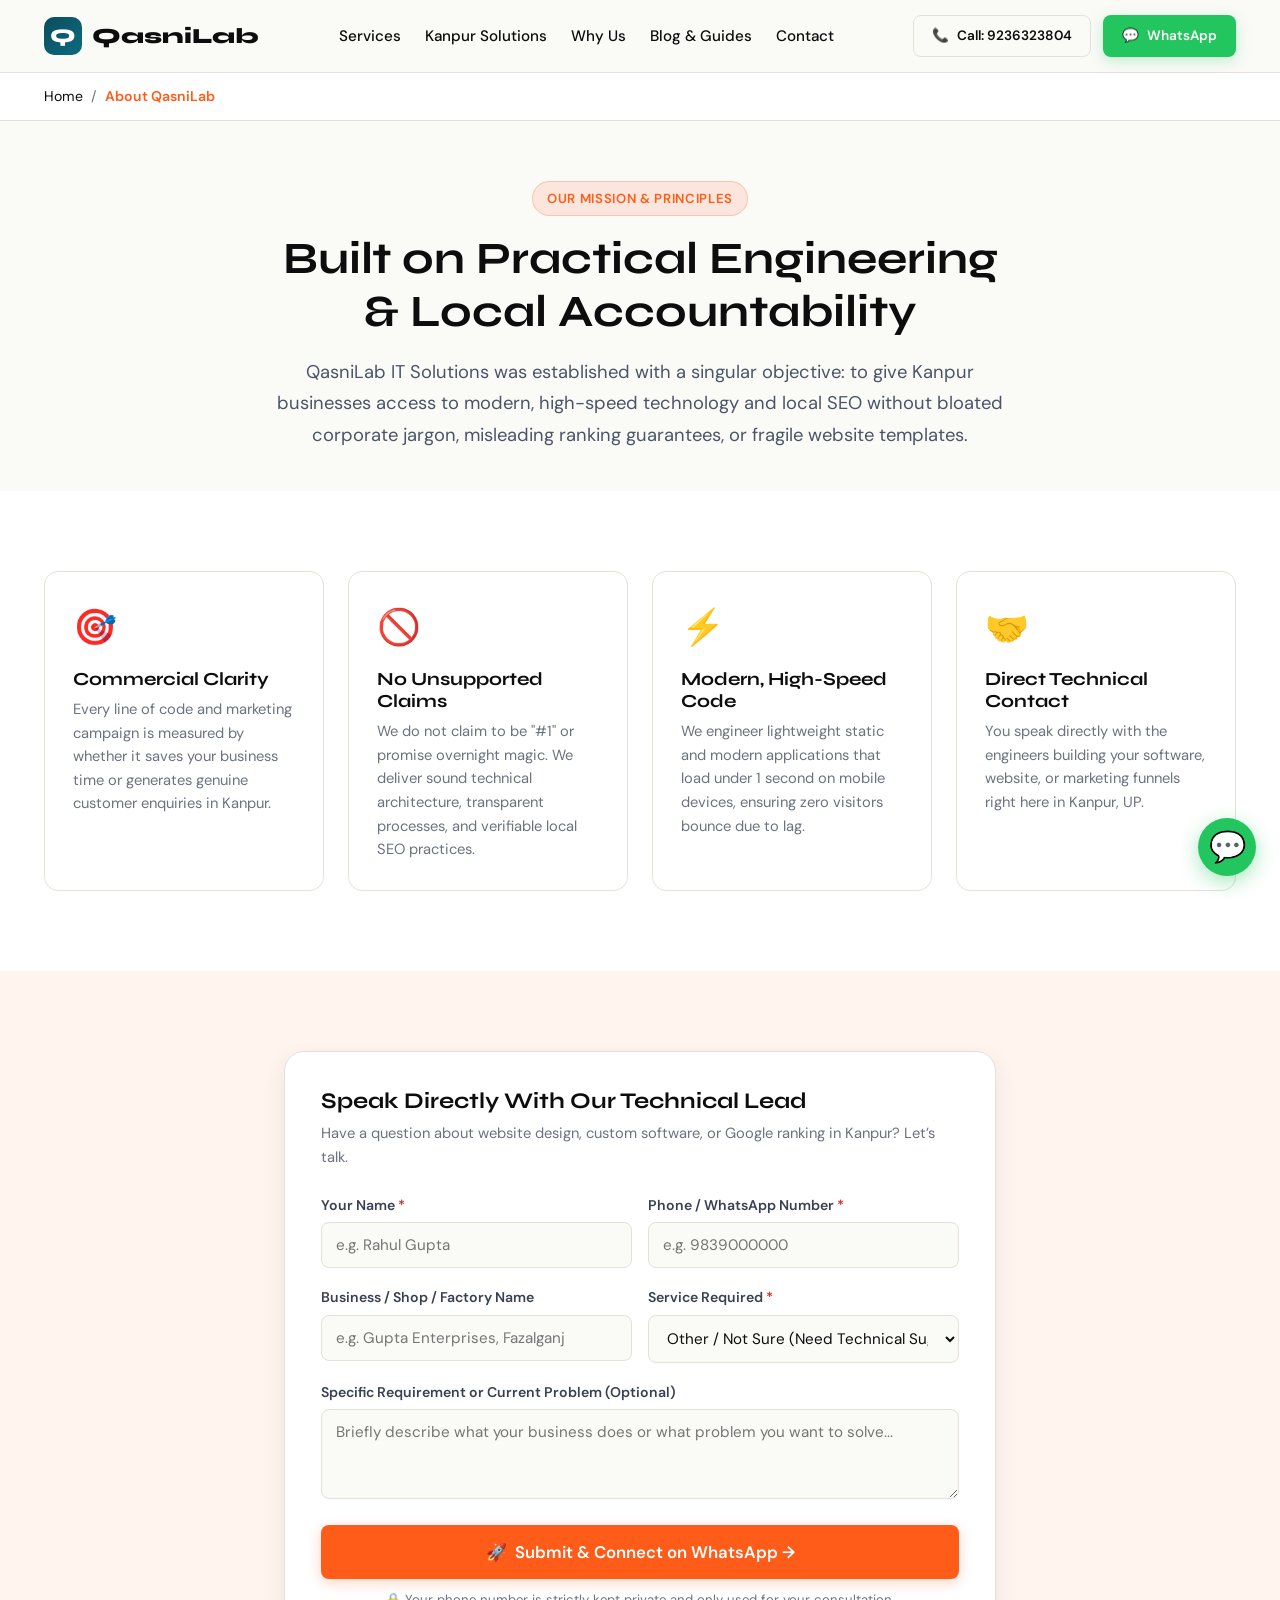
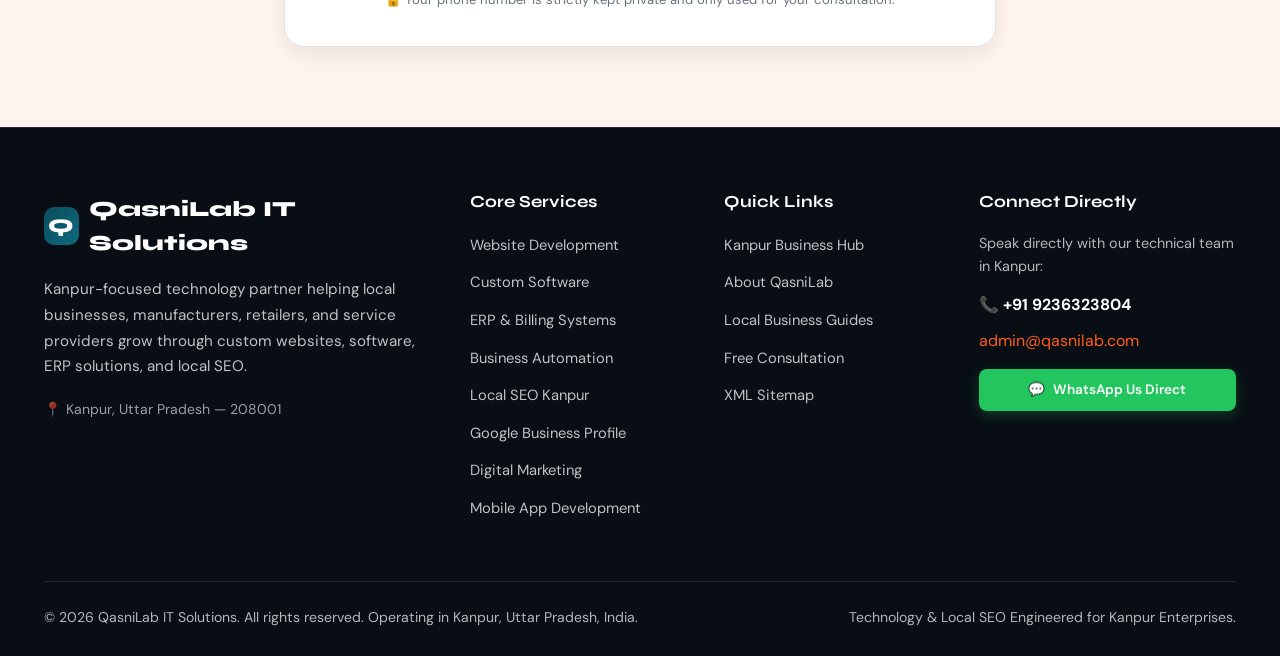
<file: about/index.html>
<!DOCTYPE html>
<html lang="en-IN">
<head>
  <meta charset="UTF-8">
  <meta name="viewport" content="width=device-width, initial-scale=1.0">
  <title>About QasniLab IT Solutions | Technology Partner in Kanpur</title>
  <meta name="description" content="Learn about QasniLab IT Solutions. We provide business website development, custom software, ERP systems, and local SEO for Kanpur enterprises.">
  <link rel="canonical" href="https://www.qasnilab.online/about/">
  <meta name="robots" content="index, follow">

  <!-- Open Graph -->
  <meta property="og:locale" content="en_IN">
  <meta property="og:type" content="website">
  <meta property="og:title" content="About QasniLab IT Solutions | Kanpur, Uttar Pradesh">
  <meta property="og:description" content="Engineering practical technology, software, and local SEO solutions that help Kanpur businesses generate qualified leads and streamline operations.">
  <meta property="og:url" content="https://www.qasnilab.online/about/">
  <meta property="og:site_name" content="QasniLab IT Solutions">

  <link rel="preconnect" href="https://fonts.googleapis.com">
  <link rel="preconnect" href="https://fonts.gstatic.com" crossorigin>
  <link href="https://fonts.googleapis.com/css2?family=DM+Sans:ital,opsz,wght@0,9..40,400..700;1,9..40,400..700&family=Syne:wght@600;700;800&display=swap" rel="stylesheet">
  
  <style id="main-styles">
/* ==========================================================================
   QASNILAB IT SOLUTIONS — Master Stylesheet
   Designed for High-Converting Local Business Lead Generation (Kanpur, UP)
   ========================================================================== */

:root {
  --ink: #0D0D0D;
  --paper: #FAFAF7;
  --orange: #FF5C1A;
  --orange-light: #FF7A40;
  --teal: #0A4D5C;
  --teal-mid: #0D6B80;
  --cream: #FFF5EE;
  --muted: #6B7280;
  --border: #E5E0D8;
  --white: #FFFFFF;
  --green: #22C55E;
  --green-dark: #16A34A;
  --dark-bg: #080E14;
  --dark-surface: #111A24;
  --dark-border: rgba(255, 255, 255, 0.1);
  --font-display: 'Syne', -apple-system, BlinkMacSystemFont, "Segoe UI", Roboto, sans-serif;
  --font-body: 'DM Sans', -apple-system, BlinkMacSystemFont, "Segoe UI", Roboto, sans-serif;
  --shadow-sm: 0 2px 8px rgba(0,0,0,0.05);
  --shadow-md: 0 8px 24px rgba(0,0,0,0.08);
  --shadow-lg: 0 16px 40px rgba(0,0,0,0.12);
  --radius-sm: 8px;
  --radius-md: 14px;
  --radius-lg: 20px;
}

*, *::before, *::after {
  box-sizing: border-box;
  margin: 0;
  padding: 0;
}

html {
  scroll-behavior: smooth;
  font-size: 16px;
}

body {
  font-family: var(--font-body);
  background: var(--paper);
  color: var(--ink);
  line-height: 1.6;
  -webkit-font-smoothing: antialiased;
  overflow-x: hidden;
  padding-bottom: 70px; /* Space for mobile sticky dock */
}

@media (min-width: 769px) {
  body {
    padding-bottom: 0;
  }
}

a {
  color: inherit;
  text-decoration: none;
}

img {
  max-width: 100%;
  height: auto;
  display: block;
}

/* ==========================================================================
   Typography & Utility Classes
   ========================================================================== */
h1, h2, h3, h4, .font-display {
  font-family: var(--font-display);
  font-weight: 700;
  line-height: 1.2;
}

.container {
  width: 100%;
  max-width: 1240px;
  margin: 0 auto;
  padding: 0 24px;
}

.text-center { text-align: center; }
.text-orange { color: var(--orange); }
.text-teal { color: var(--teal); }
.text-muted { color: var(--muted); }

.badge {
  display: inline-flex;
  align-items: center;
  gap: 6px;
  padding: 6px 14px;
  border-radius: 999px;
  font-size: 0.82rem;
  font-weight: 600;
  text-transform: uppercase;
  letter-spacing: 0.05em;
}

.badge-orange {
  background: rgba(255, 92, 26, 0.12);
  color: var(--orange);
  border: 1px solid rgba(255, 92, 26, 0.25);
}

.badge-teal {
  background: rgba(10, 77, 92, 0.1);
  color: var(--teal);
  border: 1px solid rgba(10, 77, 92, 0.2);
}

.badge-dark {
  background: rgba(255, 255, 255, 0.1);
  color: #fff;
  border: 1px solid var(--dark-border);
}

.section {
  padding: 80px 0;
}

@media (max-width: 768px) {
  .section {
    padding: 50px 0;
  }
}

.section-header {
  margin-bottom: 48px;
}

.section-title {
  font-size: 2.3rem;
  margin-top: 12px;
  color: var(--ink);
}

.section-desc {
  font-size: 1.1rem;
  color: var(--muted);
  max-width: 680px;
  margin: 14px auto 0;
}

/* ==========================================================================
   Buttons
   ========================================================================== */
.btn {
  display: inline-flex;
  align-items: center;
  justify-content: center;
  gap: 8px;
  padding: 13px 24px;
  border-radius: var(--radius-sm);
  font-family: var(--font-body);
  font-size: 0.95rem;
  font-weight: 600;
  cursor: pointer;
  transition: all 0.25s ease;
  border: 1px solid transparent;
  white-space: nowrap;
}

.btn:hover {
  transform: translateY(-2px);
}

.btn-primary {
  background: var(--orange);
  color: #fff;
  box-shadow: 0 4px 14px rgba(255, 92, 26, 0.25);
}
.btn-primary:hover {
  background: var(--orange-light);
  box-shadow: 0 6px 20px rgba(255, 92, 26, 0.35);
}

.btn-whatsapp {
  background: var(--green);
  color: #fff;
  box-shadow: 0 4px 14px rgba(34, 197, 94, 0.25);
}
.btn-whatsapp:hover {
  background: var(--green-dark);
  box-shadow: 0 6px 20px rgba(34, 197, 94, 0.35);
}

.btn-outline {
  background: transparent;
  border-color: var(--border);
  color: var(--ink);
}
.btn-outline:hover {
  background: var(--white);
  border-color: var(--ink);
}

.btn-call {
  background: var(--teal);
  color: #fff;
}
.btn-call:hover {
  background: var(--teal-mid);
}

.btn-sm {
  padding: 9px 18px;
  font-size: 0.85rem;
}

.btn-lg {
  padding: 15px 30px;
  font-size: 1.05rem;
}

/* ==========================================================================
   Navigation
   ========================================================================== */
.site-nav {
  position: sticky;
  top: 0;
  z-index: 1000;
  background: rgba(250, 250, 247, 0.95);
  backdrop-filter: blur(12px);
  border-bottom: 1px solid var(--border);
  transition: all 0.3s ease;
}

.nav-inner {
  display: flex;
  align-items: center;
  justify-content: space-between;
  height: 72px;
}

.brand-logo {
  display: flex;
  align-items: center;
  gap: 10px;
  font-family: var(--font-display);
  font-size: 1.35rem;
  font-weight: 800;
  color: var(--ink);
}

.brand-icon {
  width: 38px;
  height: 38px;
  background: linear-gradient(135deg, var(--teal), var(--teal-mid));
  color: #fff;
  border-radius: 10px;
  display: flex;
  align-items: center;
  justify-content: center;
  font-weight: 800;
  font-size: 1.2rem;
}

.nav-links {
  display: flex;
  align-items: center;
  gap: 24px;
  list-style: none;
}

.nav-links a {
  font-size: 0.95rem;
  font-weight: 500;
  color: var(--ink);
  transition: color 0.2s;
}

.nav-links a:hover, .nav-links a.active {
  color: var(--orange);
}

.nav-cta {
  display: flex;
  align-items: center;
  gap: 12px;
}

.menu-toggle {
  display: none;
  background: none;
  border: none;
  cursor: pointer;
  padding: 8px;
  color: var(--ink);
}

@media (max-width: 992px) {
  .nav-links {
    display: none;
    position: absolute;
    top: 72px;
    left: 0;
    right: 0;
    background: var(--white);
    flex-direction: column;
    padding: 24px;
    border-bottom: 1px solid var(--border);
    box-shadow: var(--shadow-md);
    gap: 16px;
  }
  .nav-links.show {
    display: flex;
  }
  .menu-toggle {
    display: block;
  }
  .nav-cta .btn-consult {
    display: none;
  }
}

/* ==========================================================================
   Hero Section
   ========================================================================== */
.hero {
  padding: 80px 0 60px;
  position: relative;
  overflow: hidden;
}

.hero-grid {
  display: grid;
  grid-template-columns: 1.2fr 0.9fr;
  gap: 48px;
  align-items: center;
}

.hero-content h1 {
  font-size: 3.1rem;
  letter-spacing: -0.02em;
  margin: 18px 0;
  color: var(--ink);
}

.hero-content h1 span {
  color: var(--orange);
}

.hero-content p {
  font-size: 1.2rem;
  color: #4A5568;
  line-height: 1.7;
  margin-bottom: 28px;
}

.hero-actions {
  display: flex;
  flex-wrap: wrap;
  gap: 14px;
  margin-bottom: 36px;
}

.hero-trust-badges {
  display: flex;
  flex-wrap: wrap;
  gap: 20px;
  padding-top: 24px;
  border-top: 1px solid var(--border);
}

.trust-item {
  display: flex;
  align-items: center;
  gap: 8px;
  font-size: 0.9rem;
  color: #4B5563;
  font-weight: 500;
}

.trust-item svg, .trust-item .icon {
  color: var(--green);
}

@media (max-width: 992px) {
  .hero-grid {
    grid-template-columns: 1fr;
    gap: 40px;
  }
  .hero-content h1 {
    font-size: 2.3rem;
  }
  .hero {
    padding: 40px 0;
  }
}

/* ==========================================================================
   Problem & Solution Grid
   ========================================================================== */
.problem-grid {
  display: grid;
  grid-template-columns: repeat(auto-fit, minmax(280px, 1fr));
  gap: 24px;
}

.problem-card {
  background: var(--white);
  border: 1px solid var(--border);
  border-radius: var(--radius-md);
  padding: 28px;
  position: relative;
  transition: transform 0.25s, box-shadow 0.25s;
}

.problem-card:hover {
  transform: translateY(-4px);
  box-shadow: var(--shadow-md);
}

.problem-tag {
  color: #DC2626;
  font-weight: 700;
  font-size: 0.85rem;
  margin-bottom: 8px;
  display: flex;
  align-items: center;
  gap: 6px;
}

.problem-card h3 {
  font-size: 1.25rem;
  margin-bottom: 10px;
}

.solution-box {
  margin-top: 18px;
  padding-top: 14px;
  border-top: 1px dashed var(--border);
  font-size: 0.92rem;
  color: var(--teal);
  font-weight: 500;
}

/* ==========================================================================
   Service Matrix & Cards
   ========================================================================== */
.services-grid {
  display: grid;
  grid-template-columns: repeat(auto-fill, minmax(340px, 1fr));
  gap: 28px;
}

.service-card {
  background: var(--white);
  border: 1px solid var(--border);
  border-radius: var(--radius-md);
  padding: 32px;
  display: flex;
  flex-direction: column;
  transition: all 0.25s ease;
  position: relative;
}

.service-card:hover {
  transform: translateY(-5px);
  box-shadow: var(--shadow-lg);
  border-color: var(--orange);
}

.service-icon-box {
  width: 52px;
  height: 52px;
  border-radius: 12px;
  background: var(--cream);
  color: var(--orange);
  display: flex;
  align-items: center;
  justify-content: center;
  font-size: 1.6rem;
  margin-bottom: 20px;
}

.service-card h3 {
  font-size: 1.35rem;
  margin-bottom: 12px;
}

.service-card p {
  color: var(--muted);
  font-size: 0.98rem;
  line-height: 1.6;
  margin-bottom: 20px;
  flex-grow: 1;
}

.service-features {
  list-style: none;
  margin-bottom: 24px;
}

.service-features li {
  font-size: 0.88rem;
  color: #374151;
  padding: 4px 0;
  display: flex;
  align-items: center;
  gap: 8px;
}

.service-features li::before {
  content: "✓";
  color: var(--teal);
  font-weight: bold;
}

.service-link {
  font-weight: 600;
  font-size: 0.95rem;
  color: var(--orange);
  display: inline-flex;
  align-items: center;
  gap: 6px;
}

.service-link:hover {
  text-decoration: underline;
}

@media (max-width: 480px) {
  .services-grid {
    grid-template-columns: 1fr;
  }
}

/* ==========================================================================
   Why QasniLab & Local Trust
   ========================================================================== */
.why-grid {
  display: grid;
  grid-template-columns: repeat(auto-fit, minmax(260px, 1fr));
  gap: 24px;
}

.why-card {
  background: var(--white);
  border: 1px solid var(--border);
  border-radius: var(--radius-md);
  padding: 28px;
}

.why-card .num {
  font-family: var(--font-display);
  font-size: 2.2rem;
  font-weight: 800;
  color: var(--teal);
  margin-bottom: 12px;
}

.why-card h4 {
  font-size: 1.15rem;
  margin-bottom: 8px;
}

.why-card p {
  font-size: 0.92rem;
  color: var(--muted);
}

/* ==========================================================================
   Lead Capture Form Component
   ========================================================================== */
.lead-form-card {
  background: var(--white);
  border: 1.5px solid var(--border);
  border-radius: var(--radius-lg);
  padding: 36px;
  box-shadow: var(--shadow-md);
}

.lead-form-card.dark {
  background: var(--dark-surface);
  border-color: var(--dark-border);
  color: #fff;
}

.lead-form-title {
  font-size: 1.4rem;
  margin-bottom: 8px;
}

.lead-form-subtitle {
  color: var(--muted);
  font-size: 0.92rem;
  margin-bottom: 24px;
}

.form-group {
  margin-bottom: 18px;
}

.form-group label {
  display: block;
  font-size: 0.88rem;
  font-weight: 600;
  margin-bottom: 6px;
  color: #374151;
}

.lead-form-card.dark .form-group label {
  color: #E2E8F0;
}

.form-control {
  width: 100%;
  padding: 12px 14px;
  border: 1.5px solid var(--border);
  border-radius: var(--radius-sm);
  font-family: var(--font-body);
  font-size: 0.95rem;
  color: var(--ink);
  background: var(--paper);
  outline: none;
  transition: border-color 0.2s, box-shadow 0.2s;
}

.form-control:focus {
  border-color: var(--teal);
  box-shadow: 0 0 0 3px rgba(10, 77, 92, 0.12);
  background: #fff;
}

.form-row {
  display: grid;
  grid-template-columns: 1fr 1fr;
  gap: 16px;
}

@media (max-width: 600px) {
  .form-row {
    grid-template-columns: 1fr;
  }
}

textarea.form-control {
  min-height: 90px;
  resize: vertical;
}

.form-feedback {
  display: none;
  padding: 14px;
  border-radius: var(--radius-sm);
  margin-bottom: 18px;
  font-size: 0.92rem;
}

.form-feedback.success {
  display: block;
  background: #DCFCE7;
  color: #166534;
  border: 1px solid #86EFAC;
}

.form-feedback.error {
  display: block;
  background: #FEE2E2;
  color: #991B1B;
  border: 1px solid #FCA5A5;
}

/* ==========================================================================
   FAQ Accordion
   ========================================================================== */
.faq-list {
  max-width: 820px;
  margin: 0 auto;
}

.faq-item {
  background: var(--white);
  border: 1px solid var(--border);
  border-radius: var(--radius-sm);
  margin-bottom: 14px;
  overflow: hidden;
  transition: all 0.2s;
}

.faq-question {
  width: 100%;
  text-align: left;
  background: none;
  border: none;
  padding: 20px 24px;
  font-family: var(--font-body);
  font-size: 1.05rem;
  font-weight: 600;
  color: var(--ink);
  cursor: pointer;
  display: flex;
  justify-content: space-between;
  align-items: center;
  gap: 16px;
}

.faq-icon {
  font-size: 1.2rem;
  transition: transform 0.25s ease;
}

.faq-item.active .faq-icon {
  transform: rotate(45deg);
}

.faq-answer {
  display: none;
  padding: 0 24px 22px;
  color: #4B5563;
  font-size: 0.98rem;
  line-height: 1.7;
}

.faq-item.active .faq-answer {
  display: block;
}

/* ==========================================================================
   Local Kanpur Hub & Areas
   ========================================================================== */
.areas-pills {
  display: flex;
  flex-wrap: wrap;
  gap: 10px;
  justify-content: center;
  margin-top: 24px;
}

.area-pill {
  padding: 8px 16px;
  background: var(--white);
  border: 1px solid var(--border);
  border-radius: 999px;
  font-size: 0.88rem;
  font-weight: 500;
  color: #374151;
}

/* ==========================================================================
   Consultation Modal (10s Exit/Dwell Intent)
   ========================================================================== */
.consult-modal-backdrop {
  display: none;
  position: fixed;
  inset: 0;
  background: rgba(8, 14, 20, 0.75);
  backdrop-filter: blur(4px);
  z-index: 2000;
  align-items: center;
  justify-content: center;
  padding: 20px;
}

.consult-modal-backdrop.show {
  display: flex;
  animation: fadeIn 0.3s ease;
}

.consult-modal {
  background: var(--white);
  border-radius: var(--radius-lg);
  max-width: 520px;
  width: 100%;
  padding: 36px;
  position: relative;
  box-shadow: 0 24px 60px rgba(0,0,0,0.3);
}

.consult-modal-close {
  position: absolute;
  top: 18px;
  right: 18px;
  background: #F3F4F6;
  border: none;
  width: 34px;
  height: 34px;
  border-radius: 50%;
  cursor: pointer;
  display: flex;
  align-items: center;
  justify-content: center;
  font-size: 1.2rem;
  color: #4B5563;
}

/* ==========================================================================
   Mobile Sticky Action Dock & Floating Button
   ========================================================================== */
.mobile-action-dock {
  display: none;
}

@media (max-width: 768px) {
  .mobile-action-dock {
    display: grid;
    grid-template-columns: 1fr 1fr;
    position: fixed;
    bottom: 0;
    left: 0;
    right: 0;
    background: #fff;
    border-top: 1px solid var(--border);
    z-index: 999;
    box-shadow: 0 -4px 16px rgba(0,0,0,0.08);
  }
  .dock-btn {
    display: flex;
    align-items: center;
    justify-content: center;
    gap: 8px;
    padding: 14px 10px;
    font-weight: 700;
    font-size: 0.95rem;
    text-align: center;
  }
  .dock-btn.whatsapp {
    background: var(--green);
    color: #fff;
  }
  .dock-btn.call {
    background: var(--teal);
    color: #fff;
  }
}

.floating-whatsapp {
  position: fixed;
  bottom: 24px;
  right: 24px;
  z-index: 900;
  width: 58px;
  height: 58px;
  border-radius: 50%;
  background: var(--green);
  color: #fff;
  display: flex;
  align-items: center;
  justify-content: center;
  font-size: 30px;
  box-shadow: 0 6px 20px rgba(34, 197, 94, 0.4);
  transition: transform 0.25s ease;
}

.floating-whatsapp:hover {
  transform: scale(1.1);
}

@media (max-width: 768px) {
  .floating-whatsapp {
    display: none; /* Replaced by bottom sticky dock */
  }
}

/* ==========================================================================
   Footer
   ========================================================================== */
.site-footer {
  background: var(--dark-bg);
  color: rgba(255,255,255,0.7);
  padding: 64px 0 28px;
  border-top: 1px solid var(--dark-border);
}

.footer-grid {
  display: grid;
  grid-template-columns: 1.8fr 1fr 1fr 1.2fr;
  gap: 40px;
  margin-bottom: 48px;
}

.footer-col h4 {
  color: #fff;
  font-size: 1.05rem;
  margin-bottom: 20px;
}

.footer-links {
  list-style: none;
}

.footer-links li {
  margin-bottom: 12px;
}

.footer-links a {
  color: rgba(255,255,255,0.75);
  font-size: 0.92rem;
  transition: color 0.2s;
}

.footer-links a:hover {
  color: #fff;
}

.footer-bottom {
  border-top: 1px solid var(--dark-border);
  padding-top: 24px;
  display: flex;
  justify-content: space-between;
  align-items: center;
  font-size: 0.88rem;
}

@media (max-width: 900px) {
  .footer-grid {
    grid-template-columns: 1fr 1fr;
  }
}
@media (max-width: 600px) {
  .footer-grid {
    grid-template-columns: 1fr;
  }
  .footer-bottom {
    flex-direction: column;
    gap: 12px;
    text-align: center;
  }
}

@keyframes fadeIn {
  from { opacity: 0; transform: translateY(10px); }
  to { opacity: 1; transform: translateY(0); }
}

  </style>
<link rel="stylesheet" href="../assets/css/style.css">

  <script type="application/ld+json">
  {
    "@context": "https://schema.org",
    "@type": "AboutPage",
    "name": "About QasniLab IT Solutions",
    "url": "https://www.qasnilab.online/about/",
    "mainEntity": {
      "@type": "LocalBusiness",
      "name": "QasniLab IT Solutions",
      "telephone": "+91 9236323804",
      "email": "admin@qasnilab.com",
      "address": {
        "@type": "PostalAddress",
        "addressLocality": "Kanpur",
        "addressRegion": "Uttar Pradesh",
        "postalCode": "208001",
        "addressCountry": "IN"
      }
    }
  }
  </script>
  <link rel="icon" type="image/svg+xml" href="../favicon.svg">
  <link rel="alternate icon" type="image/x-icon" href="../favicon.ico">
</head>
<body>
  
  <!-- Site Navigation -->
  <header class="site-nav">
    <div class="container nav-inner">
      <a href="../index.html" class="brand-logo" aria-label="QasniLab Home">
        <div class="brand-icon">Q</div>
        <span>QasniLab</span>
      </a>
      <nav aria-label="Primary Navigation">
        <ul class="nav-links">
          <li><a href="../index.html#services">Services</a></li>
          <li><a href="../kanpur/index.html">Kanpur Solutions</a></li>
          <li><a href="../about/index.html">Why Us</a></li>
          <li><a href="../blog/index.html">Blog & Guides</a></li>
          <li><a href="../contact/index.html">Contact</a></li>
        </ul>
      </nav>
      <div class="nav-cta">
        <a href="tel:+919236323804" class="btn btn-outline btn-sm" aria-label="Call QasniLab">
          <span>📞</span> Call: 9236323804
        </a>
        <a href="https://wa.me/919236323804?text=Hello%20QasniLab%2C%20I%20need%20a%20consultation%20for%20my%20business%20in%20Kanpur." target="_blank" rel="noopener noreferrer" class="btn btn-whatsapp btn-sm btn-consult" aria-label="Chat on WhatsApp">
          <span>💬</span> WhatsApp
        </a>
        <button class="menu-toggle" aria-label="Toggle navigation menu" aria-expanded="false">
          <svg width="24" height="24" viewBox="0 0 24 24" fill="none" stroke="currentColor" stroke-width="2" stroke-linecap="round" stroke-linejoin="round"><line x1="3" y1="12" x2="21" y2="12"></line><line x1="3" y1="6" x2="21" y2="6"></line><line x1="3" y1="18" x2="21" y2="18"></line></svg>
        </button>
      </div>
    </div>
  </header>

  <main id="main-content">
    <div style="background:var(--white); border-bottom:1px solid var(--border); padding:12px 0;">
      <div class="container">
        <nav aria-label="Breadcrumbs" style="font-size:0.88rem; color:var(--muted);">
          <a href="../index.html" style="color:var(--ink);">Home</a> &nbsp;/&nbsp;
          <span style="color:var(--orange); font-weight:600;">About QasniLab</span>
        </nav>
      </div>
    </div>

    <section class="hero" style="padding:60px 0 40px;">
      <div class="container text-center" style="max-width:800px; margin:0 auto;">
        <span class="badge badge-orange">Our Mission & Principles</span>
        <h1 style="font-size:2.8rem; margin:16px 0 18px;">Built on Practical Engineering & Local Accountability</h1>
        <p style="font-size:1.15rem; color:#4A5568; line-height:1.7;">
          QasniLab IT Solutions was established with a singular objective: to give Kanpur businesses access to modern, high-speed technology and local SEO without bloated corporate jargon, misleading ranking guarantees, or fragile website templates.
        </p>
      </div>
    </section>

    <!-- Core Values -->
    <section class="section" style="background:var(--white);">
      <div class="container">
        <div class="why-grid">
          <div class="why-card">
            <div class="num">🎯</div>
            <h4>Commercial Clarity</h4>
            <p>Every line of code and marketing campaign is measured by whether it saves your business time or generates genuine customer enquiries in Kanpur.</p>
          </div>

          <div class="why-card">
            <div class="num">🚫</div>
            <h4>No Unsupported Claims</h4>
            <p>We do not claim to be "#1" or promise overnight magic. We deliver sound technical architecture, transparent processes, and verifiable local SEO practices.</p>
          </div>

          <div class="why-card">
            <div class="num">⚡</div>
            <h4>Modern, High-Speed Code</h4>
            <p>We engineer lightweight static and modern applications that load under 1 second on mobile devices, ensuring zero visitors bounce due to lag.</p>
          </div>

          <div class="why-card">
            <div class="num">🤝</div>
            <h4>Direct Technical Contact</h4>
            <p>You speak directly with the engineers building your software, website, or marketing funnels right here in Kanpur, UP.</p>
          </div>
        </div>
      </div>
    </section>

    <section class="section" style="background:var(--cream);">
      <div class="container" style="max-width:760px; margin:0 auto;">
        
  <div class="lead-form-card" id="lead-form-section">
    <h3 class="lead-form-title">Speak Directly With Our Technical Lead</h3>
    <p class="lead-form-subtitle">Have a question about website design, custom software, or Google ranking in Kanpur? Let’s talk.</p>

    <div class="form-feedback" role="alert"></div>

    <form class="lead-capture-form" novalidate>
      <!-- Bot honeypot -->
      <input type="text" name="b_company_field" style="display:none;" tabindex="-1" autocomplete="off">

      <div class="form-row">
        <div class="form-group">
          <label for="fullName">Your Name <span style="color:#DC2626;">*</span></label>
          <input type="text" id="fullName" name="full_name" class="form-control" placeholder="e.g. Rahul Gupta" required>
        </div>
        <div class="form-group">
          <label for="phone">Phone / WhatsApp Number <span style="color:#DC2626;">*</span></label>
          <input type="tel" id="phone" name="phone" class="form-control" placeholder="e.g. 9839000000" required>
        </div>
      </div>

      <div class="form-row">
        <div class="form-group">
          <label for="bizName">Business / Shop / Factory Name</label>
          <input type="text" id="bizName" name="business_name" class="form-control" placeholder="e.g. Gupta Enterprises, Fazalganj">
        </div>
        <div class="form-group">
          <label for="serviceReq">Service Required <span style="color:#DC2626;">*</span></label>
          <select id="serviceReq" name="service_required" class="form-control" required>
            <option value="">— Select Required Service —</option>
            <option value="Website Development" >Website Development (Business / Catalogue / E-commerce)</option><option value="Custom Software" >Custom Software Development</option><option value="ERP & Billing Software" >ERP / Billing & Inventory Software</option><option value="Business Automation" >Business Process & WhatsApp Automation</option><option value="Local SEO Kanpur" >Local SEO & Google Search Visibility</option><option value="Google Business Profile" >Google Business Profile (Maps) Optimization</option><option value="Digital Marketing" >Digital Marketing & Ads Management</option><option value="Mobile App Development" >Mobile App Development (Android / iOS)</option><option value="General Consultation" selected>Other / Not Sure (Need Technical Suggestion)</option>
          </select>
        </div>
      </div>

      <div class="form-group">
        <label for="message">Specific Requirement or Current Problem (Optional)</label>
        <textarea id="message" name="message" class="form-control" placeholder="Briefly describe what your business does or what problem you want to solve..."></textarea>
      </div>

      <button type="submit" class="btn btn-primary btn-lg" style="width:100%;">
        <span>🚀</span> Submit & Connect on WhatsApp →
      </button>
      <p style="font-size:0.82rem; color:var(--muted); text-align:center; margin-top:10px;">
        🔒 Your phone number is strictly kept private and only used for your consultation.
      </p>
    </form>
  </div>
      </div>
    </section>
  </main>

  
  <!-- Site Footer -->
  <footer class="site-footer">
    <div class="container">
      <div class="footer-grid">
        <div class="footer-col">
          <div class="brand-logo" style="color:#fff; margin-bottom:16px;">
            <div class="brand-icon">Q</div>
            <span>QasniLab IT Solutions</span>
          </div>
          <p style="font-size:0.95rem; line-height:1.7; margin-bottom:18px; color:rgba(255,255,255,0.75);">
            Kanpur-focused technology partner helping local businesses, manufacturers, retailers, and service providers grow through custom websites, software, ERP solutions, and local SEO.
          </p>
          <p style="font-size:0.88rem; color:rgba(255,255,255,0.6);">
            📍 Kanpur, Uttar Pradesh — 208001
          </p>
        </div>

        <div class="footer-col">
          <h4>Core Services</h4>
          <ul class="footer-links">
            <li><a href="../services/website-development/index.html">Website Development</a></li>
            <li><a href="../services/software-development/index.html">Custom Software</a></li>
            <li><a href="../services/erp-software/index.html">ERP & Billing Systems</a></li>
            <li><a href="../services/business-automation/index.html">Business Automation</a></li>
            <li><a href="../services/local-seo/index.html">Local SEO Kanpur</a></li>
            <li><a href="../services/google-business-profile/index.html">Google Business Profile</a></li>
            <li><a href="../services/digital-marketing/index.html">Digital Marketing</a></li>
            <li><a href="../services/mobile-app-development/index.html">Mobile App Development</a></li>
          </ul>
        </div>

        <div class="footer-col">
          <h4>Quick Links</h4>
          <ul class="footer-links">
            <li><a href="../kanpur/index.html">Kanpur Business Hub</a></li>
            <li><a href="../about/index.html">About QasniLab</a></li>
            <li><a href="../blog/index.html">Local Business Guides</a></li>
            <li><a href="../contact/index.html">Free Consultation</a></li>
            <li><a href="../sitemap.xml">XML Sitemap</a></li>
          </ul>
        </div>

        <div class="footer-col">
          <h4>Connect Directly</h4>
          <p style="font-size:0.9rem; margin-bottom:14px;">Speak directly with our technical team in Kanpur:</p>
          <p style="margin-bottom:10px;">
            <a href="tel:+919236323804" style="color:#fff; font-weight:700;">📞 +91 9236323804</a>
          </p>
          <p style="margin-bottom:16px;">
            <a href="mailto:admin@qasnilab.com" style="color:var(--orange);">admin@qasnilab.com</a>
          </p>
          <a href="https://wa.me/919236323804?text=Hello%20QasniLab%2C%20I%20want%20to%20discuss%20a%20project%20for%20my%20Kanpur%20business." target="_blank" rel="noopener noreferrer" class="btn btn-whatsapp btn-sm" style="width:100%;">
            <span>💬</span> WhatsApp Us Direct
          </a>
        </div>
      </div>

      <div class="footer-bottom">
        <p>&copy; 2026 QasniLab IT Solutions. All rights reserved. Operating in Kanpur, Uttar Pradesh, India.</p>
        <p>Technology & Local SEO Engineered for Kanpur Enterprises.</p>
      </div>
    </div>
  </footer>

  <!-- Mobile Sticky Dock -->
  <div class="mobile-action-dock" aria-label="Mobile quick actions">
    <a href="tel:+919236323804" class="dock-btn call">
      <span>📞</span> Call Now
    </a>
    <a href="https://wa.me/919236323804?text=Hello%20QasniLab%2C%20I%20am%20interested%20in%20IT%20solutions%20for%20my%20Kanpur%20business." target="_blank" rel="noopener noreferrer" class="dock-btn whatsapp">
      <span>💬</span> WhatsApp
    </a>
  </div>

  <!-- Floating WhatsApp Desktop -->
  <a href="https://wa.me/919236323804?text=Hello%20QasniLab%2C%20I%20am%20interested%20in%20IT%20solutions%20for%20my%20Kanpur%20business." target="_blank" rel="noopener noreferrer" class="floating-whatsapp" aria-label="Chat with QasniLab on WhatsApp">
    💬
  </a>

  <!-- 10-Second Exit / Dwell Consultation Modal -->
  <div id="consultModalBackdrop" class="consult-modal-backdrop" role="dialog" aria-modal="true" aria-labelledby="modalTitle">
    <div class="consult-modal">
      <button class="consult-modal-close" aria-label="Close consultation modal">&times;</button>
      <div class="badge badge-orange" style="margin-bottom:12px;">Kanpur Local Business Consultation</div>
      <h3 id="modalTitle" style="font-size:1.45rem; margin-bottom:10px;">Need a Website, ERP or More Google Leads?</h3>
      <p style="color:var(--muted); font-size:0.95rem; margin-bottom:20px; line-height:1.6;">
        Talk directly to our Kanpur team. We provide transparent advice on what digital solutions or software will actually help your business grow.
      </p>
      <div style="display:flex; flex-direction:column; gap:10px;">
        <a href="https://wa.me/919236323804?text=Hello%20QasniLab%2C%20I%20would%20like%20to%20claim%20my%20free%20business%20consultation." target="_blank" rel="noopener noreferrer" class="btn btn-whatsapp btn-lg" style="width:100%;">
          <span>💬</span> Chat on WhatsApp (Fastest)
        </a>
        <a href="tel:+919236323804" class="btn btn-outline btn-lg" style="width:100%;">
          <span>📞</span> Call Directly: 9236323804
        </a>
      </div>
    </div>
  </div>
  <script src="../assets/js/main.js" defer></script>
</body>
</html>
</file>
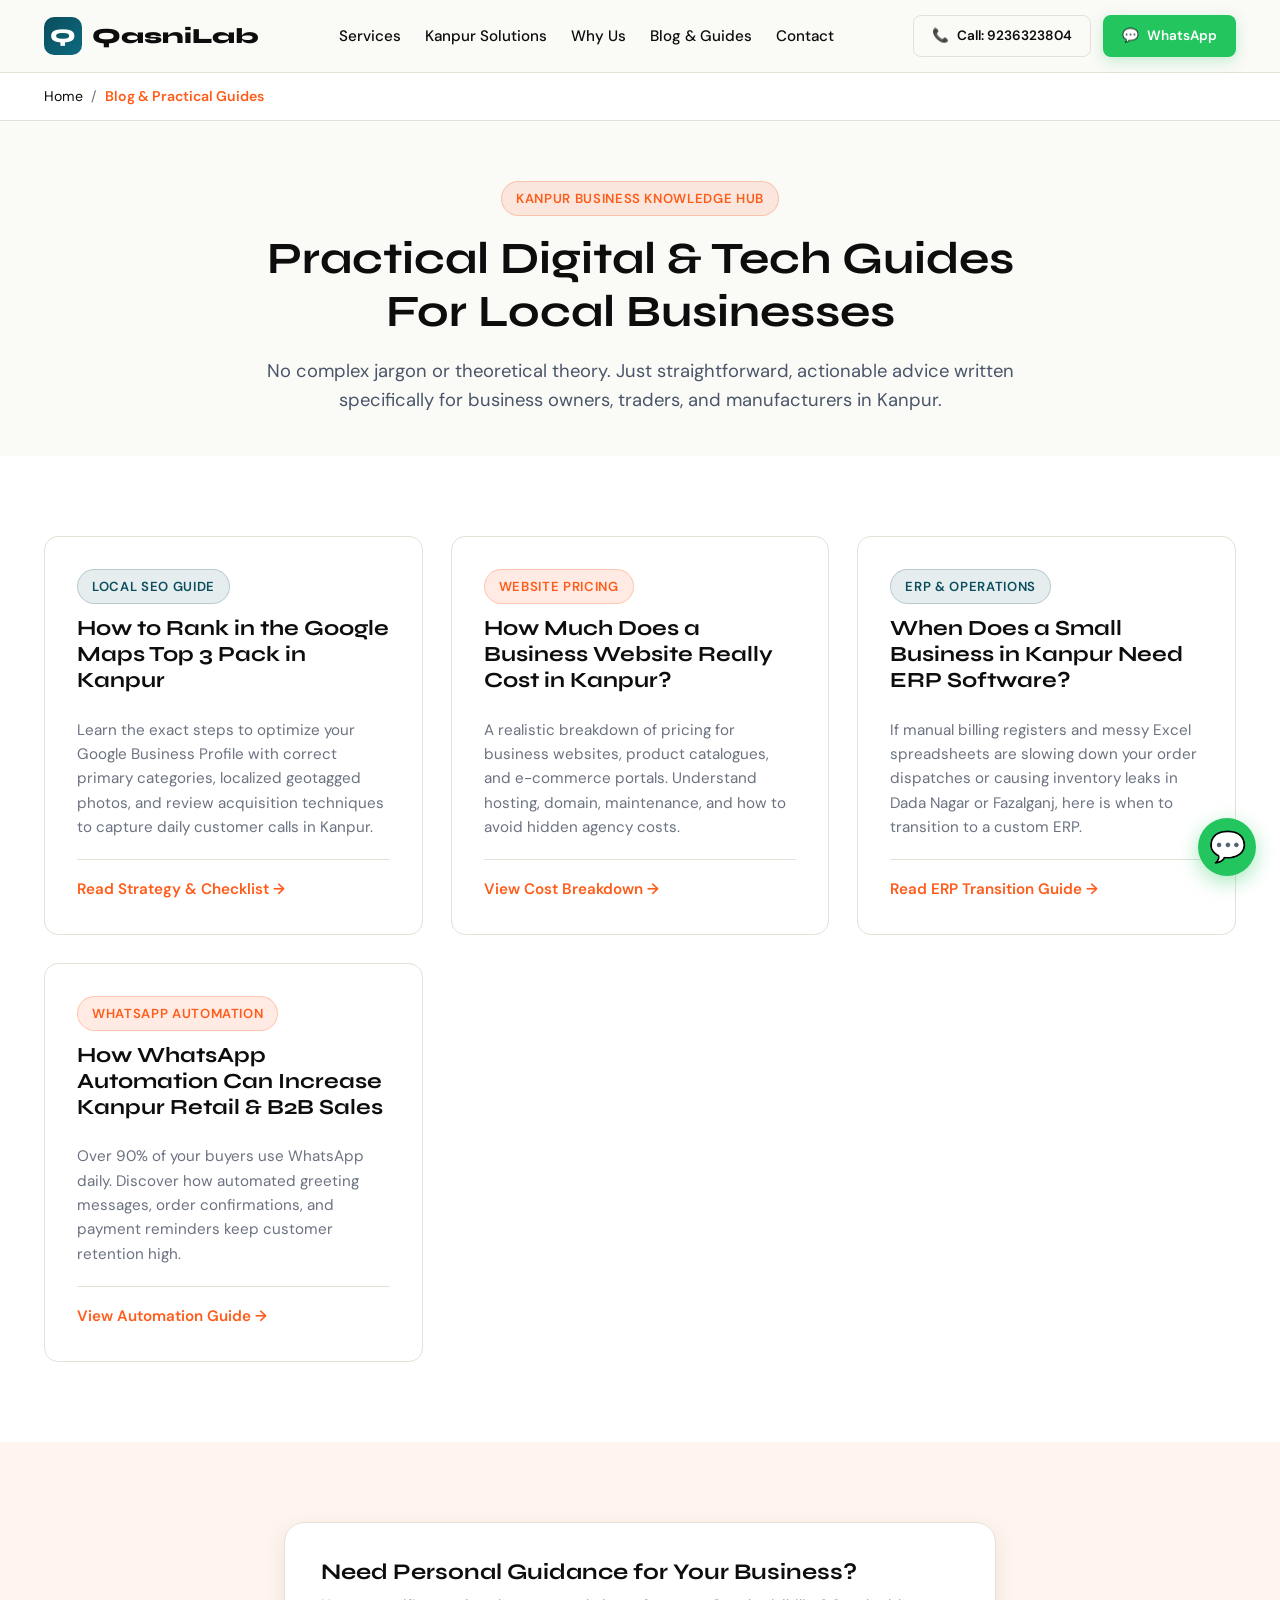
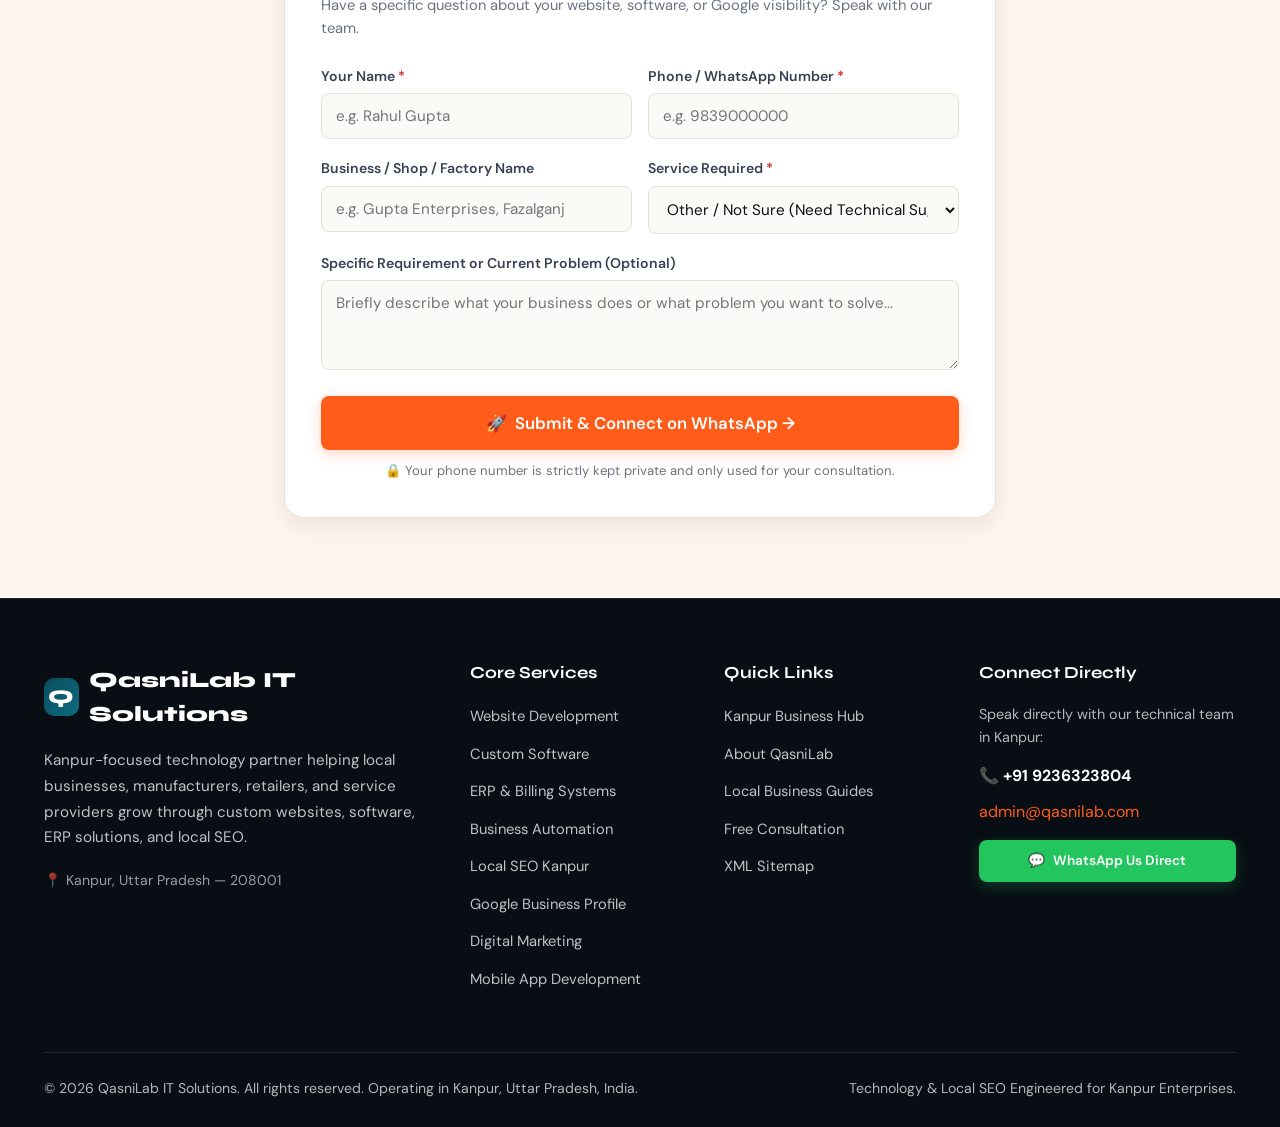
<file: blog/index.html>
<!DOCTYPE html>
<html lang="en-IN">
<head>
  <meta charset="UTF-8">
  <meta name="viewport" content="width=device-width, initial-scale=1.0">
  <title>Local Business & IT Guides Kanpur | QasniLab IT Solutions</title>
  <meta name="description" content="Practical tech and digital growth guides for Kanpur business owners. Learn about website costs, Google Business Profile rankings, WhatsApp marketing, and ERP systems.">
  <link rel="canonical" href="https://www.qasnilab.online/blog/">
  <meta name="robots" content="index, follow">

  <!-- Open Graph -->
  <meta property="og:locale" content="en_IN">
  <meta property="og:type" content="website">
  <meta property="og:title" content="Kanpur Business Growth & Tech Guides | QasniLab">
  <meta property="og:description" content="Actionable guides for Kanpur retailers, manufacturers, and service businesses navigating digital growth.">
  <meta property="og:url" content="https://www.qasnilab.online/blog/">
  <meta property="og:site_name" content="QasniLab IT Solutions">

  <link rel="preconnect" href="https://fonts.googleapis.com">
  <link rel="preconnect" href="https://fonts.gstatic.com" crossorigin>
  <link href="https://fonts.googleapis.com/css2?family=DM+Sans:ital,opsz,wght@0,9..40,400..700;1,9..40,400..700&family=Syne:wght@600;700;800&display=swap" rel="stylesheet">
  
  <style id="main-styles">
/* ==========================================================================
   QASNILAB IT SOLUTIONS — Master Stylesheet
   Designed for High-Converting Local Business Lead Generation (Kanpur, UP)
   ========================================================================== */

:root {
  --ink: #0D0D0D;
  --paper: #FAFAF7;
  --orange: #FF5C1A;
  --orange-light: #FF7A40;
  --teal: #0A4D5C;
  --teal-mid: #0D6B80;
  --cream: #FFF5EE;
  --muted: #6B7280;
  --border: #E5E0D8;
  --white: #FFFFFF;
  --green: #22C55E;
  --green-dark: #16A34A;
  --dark-bg: #080E14;
  --dark-surface: #111A24;
  --dark-border: rgba(255, 255, 255, 0.1);
  --font-display: 'Syne', -apple-system, BlinkMacSystemFont, "Segoe UI", Roboto, sans-serif;
  --font-body: 'DM Sans', -apple-system, BlinkMacSystemFont, "Segoe UI", Roboto, sans-serif;
  --shadow-sm: 0 2px 8px rgba(0,0,0,0.05);
  --shadow-md: 0 8px 24px rgba(0,0,0,0.08);
  --shadow-lg: 0 16px 40px rgba(0,0,0,0.12);
  --radius-sm: 8px;
  --radius-md: 14px;
  --radius-lg: 20px;
}

*, *::before, *::after {
  box-sizing: border-box;
  margin: 0;
  padding: 0;
}

html {
  scroll-behavior: smooth;
  font-size: 16px;
}

body {
  font-family: var(--font-body);
  background: var(--paper);
  color: var(--ink);
  line-height: 1.6;
  -webkit-font-smoothing: antialiased;
  overflow-x: hidden;
  padding-bottom: 70px; /* Space for mobile sticky dock */
}

@media (min-width: 769px) {
  body {
    padding-bottom: 0;
  }
}

a {
  color: inherit;
  text-decoration: none;
}

img {
  max-width: 100%;
  height: auto;
  display: block;
}

/* ==========================================================================
   Typography & Utility Classes
   ========================================================================== */
h1, h2, h3, h4, .font-display {
  font-family: var(--font-display);
  font-weight: 700;
  line-height: 1.2;
}

.container {
  width: 100%;
  max-width: 1240px;
  margin: 0 auto;
  padding: 0 24px;
}

.text-center { text-align: center; }
.text-orange { color: var(--orange); }
.text-teal { color: var(--teal); }
.text-muted { color: var(--muted); }

.badge {
  display: inline-flex;
  align-items: center;
  gap: 6px;
  padding: 6px 14px;
  border-radius: 999px;
  font-size: 0.82rem;
  font-weight: 600;
  text-transform: uppercase;
  letter-spacing: 0.05em;
}

.badge-orange {
  background: rgba(255, 92, 26, 0.12);
  color: var(--orange);
  border: 1px solid rgba(255, 92, 26, 0.25);
}

.badge-teal {
  background: rgba(10, 77, 92, 0.1);
  color: var(--teal);
  border: 1px solid rgba(10, 77, 92, 0.2);
}

.badge-dark {
  background: rgba(255, 255, 255, 0.1);
  color: #fff;
  border: 1px solid var(--dark-border);
}

.section {
  padding: 80px 0;
}

@media (max-width: 768px) {
  .section {
    padding: 50px 0;
  }
}

.section-header {
  margin-bottom: 48px;
}

.section-title {
  font-size: 2.3rem;
  margin-top: 12px;
  color: var(--ink);
}

.section-desc {
  font-size: 1.1rem;
  color: var(--muted);
  max-width: 680px;
  margin: 14px auto 0;
}

/* ==========================================================================
   Buttons
   ========================================================================== */
.btn {
  display: inline-flex;
  align-items: center;
  justify-content: center;
  gap: 8px;
  padding: 13px 24px;
  border-radius: var(--radius-sm);
  font-family: var(--font-body);
  font-size: 0.95rem;
  font-weight: 600;
  cursor: pointer;
  transition: all 0.25s ease;
  border: 1px solid transparent;
  white-space: nowrap;
}

.btn:hover {
  transform: translateY(-2px);
}

.btn-primary {
  background: var(--orange);
  color: #fff;
  box-shadow: 0 4px 14px rgba(255, 92, 26, 0.25);
}
.btn-primary:hover {
  background: var(--orange-light);
  box-shadow: 0 6px 20px rgba(255, 92, 26, 0.35);
}

.btn-whatsapp {
  background: var(--green);
  color: #fff;
  box-shadow: 0 4px 14px rgba(34, 197, 94, 0.25);
}
.btn-whatsapp:hover {
  background: var(--green-dark);
  box-shadow: 0 6px 20px rgba(34, 197, 94, 0.35);
}

.btn-outline {
  background: transparent;
  border-color: var(--border);
  color: var(--ink);
}
.btn-outline:hover {
  background: var(--white);
  border-color: var(--ink);
}

.btn-call {
  background: var(--teal);
  color: #fff;
}
.btn-call:hover {
  background: var(--teal-mid);
}

.btn-sm {
  padding: 9px 18px;
  font-size: 0.85rem;
}

.btn-lg {
  padding: 15px 30px;
  font-size: 1.05rem;
}

/* ==========================================================================
   Navigation
   ========================================================================== */
.site-nav {
  position: sticky;
  top: 0;
  z-index: 1000;
  background: rgba(250, 250, 247, 0.95);
  backdrop-filter: blur(12px);
  border-bottom: 1px solid var(--border);
  transition: all 0.3s ease;
}

.nav-inner {
  display: flex;
  align-items: center;
  justify-content: space-between;
  height: 72px;
}

.brand-logo {
  display: flex;
  align-items: center;
  gap: 10px;
  font-family: var(--font-display);
  font-size: 1.35rem;
  font-weight: 800;
  color: var(--ink);
}

.brand-icon {
  width: 38px;
  height: 38px;
  background: linear-gradient(135deg, var(--teal), var(--teal-mid));
  color: #fff;
  border-radius: 10px;
  display: flex;
  align-items: center;
  justify-content: center;
  font-weight: 800;
  font-size: 1.2rem;
}

.nav-links {
  display: flex;
  align-items: center;
  gap: 24px;
  list-style: none;
}

.nav-links a {
  font-size: 0.95rem;
  font-weight: 500;
  color: var(--ink);
  transition: color 0.2s;
}

.nav-links a:hover, .nav-links a.active {
  color: var(--orange);
}

.nav-cta {
  display: flex;
  align-items: center;
  gap: 12px;
}

.menu-toggle {
  display: none;
  background: none;
  border: none;
  cursor: pointer;
  padding: 8px;
  color: var(--ink);
}

@media (max-width: 992px) {
  .nav-links {
    display: none;
    position: absolute;
    top: 72px;
    left: 0;
    right: 0;
    background: var(--white);
    flex-direction: column;
    padding: 24px;
    border-bottom: 1px solid var(--border);
    box-shadow: var(--shadow-md);
    gap: 16px;
  }
  .nav-links.show {
    display: flex;
  }
  .menu-toggle {
    display: block;
  }
  .nav-cta .btn-consult {
    display: none;
  }
}

/* ==========================================================================
   Hero Section
   ========================================================================== */
.hero {
  padding: 80px 0 60px;
  position: relative;
  overflow: hidden;
}

.hero-grid {
  display: grid;
  grid-template-columns: 1.2fr 0.9fr;
  gap: 48px;
  align-items: center;
}

.hero-content h1 {
  font-size: 3.1rem;
  letter-spacing: -0.02em;
  margin: 18px 0;
  color: var(--ink);
}

.hero-content h1 span {
  color: var(--orange);
}

.hero-content p {
  font-size: 1.2rem;
  color: #4A5568;
  line-height: 1.7;
  margin-bottom: 28px;
}

.hero-actions {
  display: flex;
  flex-wrap: wrap;
  gap: 14px;
  margin-bottom: 36px;
}

.hero-trust-badges {
  display: flex;
  flex-wrap: wrap;
  gap: 20px;
  padding-top: 24px;
  border-top: 1px solid var(--border);
}

.trust-item {
  display: flex;
  align-items: center;
  gap: 8px;
  font-size: 0.9rem;
  color: #4B5563;
  font-weight: 500;
}

.trust-item svg, .trust-item .icon {
  color: var(--green);
}

@media (max-width: 992px) {
  .hero-grid {
    grid-template-columns: 1fr;
    gap: 40px;
  }
  .hero-content h1 {
    font-size: 2.3rem;
  }
  .hero {
    padding: 40px 0;
  }
}

/* ==========================================================================
   Problem & Solution Grid
   ========================================================================== */
.problem-grid {
  display: grid;
  grid-template-columns: repeat(auto-fit, minmax(280px, 1fr));
  gap: 24px;
}

.problem-card {
  background: var(--white);
  border: 1px solid var(--border);
  border-radius: var(--radius-md);
  padding: 28px;
  position: relative;
  transition: transform 0.25s, box-shadow 0.25s;
}

.problem-card:hover {
  transform: translateY(-4px);
  box-shadow: var(--shadow-md);
}

.problem-tag {
  color: #DC2626;
  font-weight: 700;
  font-size: 0.85rem;
  margin-bottom: 8px;
  display: flex;
  align-items: center;
  gap: 6px;
}

.problem-card h3 {
  font-size: 1.25rem;
  margin-bottom: 10px;
}

.solution-box {
  margin-top: 18px;
  padding-top: 14px;
  border-top: 1px dashed var(--border);
  font-size: 0.92rem;
  color: var(--teal);
  font-weight: 500;
}

/* ==========================================================================
   Service Matrix & Cards
   ========================================================================== */
.services-grid {
  display: grid;
  grid-template-columns: repeat(auto-fill, minmax(340px, 1fr));
  gap: 28px;
}

.service-card {
  background: var(--white);
  border: 1px solid var(--border);
  border-radius: var(--radius-md);
  padding: 32px;
  display: flex;
  flex-direction: column;
  transition: all 0.25s ease;
  position: relative;
}

.service-card:hover {
  transform: translateY(-5px);
  box-shadow: var(--shadow-lg);
  border-color: var(--orange);
}

.service-icon-box {
  width: 52px;
  height: 52px;
  border-radius: 12px;
  background: var(--cream);
  color: var(--orange);
  display: flex;
  align-items: center;
  justify-content: center;
  font-size: 1.6rem;
  margin-bottom: 20px;
}

.service-card h3 {
  font-size: 1.35rem;
  margin-bottom: 12px;
}

.service-card p {
  color: var(--muted);
  font-size: 0.98rem;
  line-height: 1.6;
  margin-bottom: 20px;
  flex-grow: 1;
}

.service-features {
  list-style: none;
  margin-bottom: 24px;
}

.service-features li {
  font-size: 0.88rem;
  color: #374151;
  padding: 4px 0;
  display: flex;
  align-items: center;
  gap: 8px;
}

.service-features li::before {
  content: "✓";
  color: var(--teal);
  font-weight: bold;
}

.service-link {
  font-weight: 600;
  font-size: 0.95rem;
  color: var(--orange);
  display: inline-flex;
  align-items: center;
  gap: 6px;
}

.service-link:hover {
  text-decoration: underline;
}

@media (max-width: 480px) {
  .services-grid {
    grid-template-columns: 1fr;
  }
}

/* ==========================================================================
   Why QasniLab & Local Trust
   ========================================================================== */
.why-grid {
  display: grid;
  grid-template-columns: repeat(auto-fit, minmax(260px, 1fr));
  gap: 24px;
}

.why-card {
  background: var(--white);
  border: 1px solid var(--border);
  border-radius: var(--radius-md);
  padding: 28px;
}

.why-card .num {
  font-family: var(--font-display);
  font-size: 2.2rem;
  font-weight: 800;
  color: var(--teal);
  margin-bottom: 12px;
}

.why-card h4 {
  font-size: 1.15rem;
  margin-bottom: 8px;
}

.why-card p {
  font-size: 0.92rem;
  color: var(--muted);
}

/* ==========================================================================
   Lead Capture Form Component
   ========================================================================== */
.lead-form-card {
  background: var(--white);
  border: 1.5px solid var(--border);
  border-radius: var(--radius-lg);
  padding: 36px;
  box-shadow: var(--shadow-md);
}

.lead-form-card.dark {
  background: var(--dark-surface);
  border-color: var(--dark-border);
  color: #fff;
}

.lead-form-title {
  font-size: 1.4rem;
  margin-bottom: 8px;
}

.lead-form-subtitle {
  color: var(--muted);
  font-size: 0.92rem;
  margin-bottom: 24px;
}

.form-group {
  margin-bottom: 18px;
}

.form-group label {
  display: block;
  font-size: 0.88rem;
  font-weight: 600;
  margin-bottom: 6px;
  color: #374151;
}

.lead-form-card.dark .form-group label {
  color: #E2E8F0;
}

.form-control {
  width: 100%;
  padding: 12px 14px;
  border: 1.5px solid var(--border);
  border-radius: var(--radius-sm);
  font-family: var(--font-body);
  font-size: 0.95rem;
  color: var(--ink);
  background: var(--paper);
  outline: none;
  transition: border-color 0.2s, box-shadow 0.2s;
}

.form-control:focus {
  border-color: var(--teal);
  box-shadow: 0 0 0 3px rgba(10, 77, 92, 0.12);
  background: #fff;
}

.form-row {
  display: grid;
  grid-template-columns: 1fr 1fr;
  gap: 16px;
}

@media (max-width: 600px) {
  .form-row {
    grid-template-columns: 1fr;
  }
}

textarea.form-control {
  min-height: 90px;
  resize: vertical;
}

.form-feedback {
  display: none;
  padding: 14px;
  border-radius: var(--radius-sm);
  margin-bottom: 18px;
  font-size: 0.92rem;
}

.form-feedback.success {
  display: block;
  background: #DCFCE7;
  color: #166534;
  border: 1px solid #86EFAC;
}

.form-feedback.error {
  display: block;
  background: #FEE2E2;
  color: #991B1B;
  border: 1px solid #FCA5A5;
}

/* ==========================================================================
   FAQ Accordion
   ========================================================================== */
.faq-list {
  max-width: 820px;
  margin: 0 auto;
}

.faq-item {
  background: var(--white);
  border: 1px solid var(--border);
  border-radius: var(--radius-sm);
  margin-bottom: 14px;
  overflow: hidden;
  transition: all 0.2s;
}

.faq-question {
  width: 100%;
  text-align: left;
  background: none;
  border: none;
  padding: 20px 24px;
  font-family: var(--font-body);
  font-size: 1.05rem;
  font-weight: 600;
  color: var(--ink);
  cursor: pointer;
  display: flex;
  justify-content: space-between;
  align-items: center;
  gap: 16px;
}

.faq-icon {
  font-size: 1.2rem;
  transition: transform 0.25s ease;
}

.faq-item.active .faq-icon {
  transform: rotate(45deg);
}

.faq-answer {
  display: none;
  padding: 0 24px 22px;
  color: #4B5563;
  font-size: 0.98rem;
  line-height: 1.7;
}

.faq-item.active .faq-answer {
  display: block;
}

/* ==========================================================================
   Local Kanpur Hub & Areas
   ========================================================================== */
.areas-pills {
  display: flex;
  flex-wrap: wrap;
  gap: 10px;
  justify-content: center;
  margin-top: 24px;
}

.area-pill {
  padding: 8px 16px;
  background: var(--white);
  border: 1px solid var(--border);
  border-radius: 999px;
  font-size: 0.88rem;
  font-weight: 500;
  color: #374151;
}

/* ==========================================================================
   Consultation Modal (10s Exit/Dwell Intent)
   ========================================================================== */
.consult-modal-backdrop {
  display: none;
  position: fixed;
  inset: 0;
  background: rgba(8, 14, 20, 0.75);
  backdrop-filter: blur(4px);
  z-index: 2000;
  align-items: center;
  justify-content: center;
  padding: 20px;
}

.consult-modal-backdrop.show {
  display: flex;
  animation: fadeIn 0.3s ease;
}

.consult-modal {
  background: var(--white);
  border-radius: var(--radius-lg);
  max-width: 520px;
  width: 100%;
  padding: 36px;
  position: relative;
  box-shadow: 0 24px 60px rgba(0,0,0,0.3);
}

.consult-modal-close {
  position: absolute;
  top: 18px;
  right: 18px;
  background: #F3F4F6;
  border: none;
  width: 34px;
  height: 34px;
  border-radius: 50%;
  cursor: pointer;
  display: flex;
  align-items: center;
  justify-content: center;
  font-size: 1.2rem;
  color: #4B5563;
}

/* ==========================================================================
   Mobile Sticky Action Dock & Floating Button
   ========================================================================== */
.mobile-action-dock {
  display: none;
}

@media (max-width: 768px) {
  .mobile-action-dock {
    display: grid;
    grid-template-columns: 1fr 1fr;
    position: fixed;
    bottom: 0;
    left: 0;
    right: 0;
    background: #fff;
    border-top: 1px solid var(--border);
    z-index: 999;
    box-shadow: 0 -4px 16px rgba(0,0,0,0.08);
  }
  .dock-btn {
    display: flex;
    align-items: center;
    justify-content: center;
    gap: 8px;
    padding: 14px 10px;
    font-weight: 700;
    font-size: 0.95rem;
    text-align: center;
  }
  .dock-btn.whatsapp {
    background: var(--green);
    color: #fff;
  }
  .dock-btn.call {
    background: var(--teal);
    color: #fff;
  }
}

.floating-whatsapp {
  position: fixed;
  bottom: 24px;
  right: 24px;
  z-index: 900;
  width: 58px;
  height: 58px;
  border-radius: 50%;
  background: var(--green);
  color: #fff;
  display: flex;
  align-items: center;
  justify-content: center;
  font-size: 30px;
  box-shadow: 0 6px 20px rgba(34, 197, 94, 0.4);
  transition: transform 0.25s ease;
}

.floating-whatsapp:hover {
  transform: scale(1.1);
}

@media (max-width: 768px) {
  .floating-whatsapp {
    display: none; /* Replaced by bottom sticky dock */
  }
}

/* ==========================================================================
   Footer
   ========================================================================== */
.site-footer {
  background: var(--dark-bg);
  color: rgba(255,255,255,0.7);
  padding: 64px 0 28px;
  border-top: 1px solid var(--dark-border);
}

.footer-grid {
  display: grid;
  grid-template-columns: 1.8fr 1fr 1fr 1.2fr;
  gap: 40px;
  margin-bottom: 48px;
}

.footer-col h4 {
  color: #fff;
  font-size: 1.05rem;
  margin-bottom: 20px;
}

.footer-links {
  list-style: none;
}

.footer-links li {
  margin-bottom: 12px;
}

.footer-links a {
  color: rgba(255,255,255,0.75);
  font-size: 0.92rem;
  transition: color 0.2s;
}

.footer-links a:hover {
  color: #fff;
}

.footer-bottom {
  border-top: 1px solid var(--dark-border);
  padding-top: 24px;
  display: flex;
  justify-content: space-between;
  align-items: center;
  font-size: 0.88rem;
}

@media (max-width: 900px) {
  .footer-grid {
    grid-template-columns: 1fr 1fr;
  }
}
@media (max-width: 600px) {
  .footer-grid {
    grid-template-columns: 1fr;
  }
  .footer-bottom {
    flex-direction: column;
    gap: 12px;
    text-align: center;
  }
}

@keyframes fadeIn {
  from { opacity: 0; transform: translateY(10px); }
  to { opacity: 1; transform: translateY(0); }
}

  </style>
<link rel="stylesheet" href="../assets/css/style.css">

  <script type="application/ld+json">
  {
    "@context": "https://schema.org",
    "@type": "Blog",
    "name": "QasniLab Kanpur Business Technology Guides",
    "url": "https://www.qasnilab.online/blog/",
    "description": "Educational articles and technical guides for business owners in Kanpur, UP."
  }
  </script>
  <link rel="icon" type="image/svg+xml" href="../favicon.svg">
  <link rel="alternate icon" type="image/x-icon" href="../favicon.ico">
</head>
<body>
  
  <!-- Site Navigation -->
  <header class="site-nav">
    <div class="container nav-inner">
      <a href="../index.html" class="brand-logo" aria-label="QasniLab Home">
        <div class="brand-icon">Q</div>
        <span>QasniLab</span>
      </a>
      <nav aria-label="Primary Navigation">
        <ul class="nav-links">
          <li><a href="../index.html#services">Services</a></li>
          <li><a href="../kanpur/index.html">Kanpur Solutions</a></li>
          <li><a href="../about/index.html">Why Us</a></li>
          <li><a href="../blog/index.html">Blog & Guides</a></li>
          <li><a href="../contact/index.html">Contact</a></li>
        </ul>
      </nav>
      <div class="nav-cta">
        <a href="tel:+919236323804" class="btn btn-outline btn-sm" aria-label="Call QasniLab">
          <span>📞</span> Call: 9236323804
        </a>
        <a href="https://wa.me/919236323804?text=Hello%20QasniLab%2C%20I%20need%20a%20consultation%20for%20my%20business%20in%20Kanpur." target="_blank" rel="noopener noreferrer" class="btn btn-whatsapp btn-sm btn-consult" aria-label="Chat on WhatsApp">
          <span>💬</span> WhatsApp
        </a>
        <button class="menu-toggle" aria-label="Toggle navigation menu" aria-expanded="false">
          <svg width="24" height="24" viewBox="0 0 24 24" fill="none" stroke="currentColor" stroke-width="2" stroke-linecap="round" stroke-linejoin="round"><line x1="3" y1="12" x2="21" y2="12"></line><line x1="3" y1="6" x2="21" y2="6"></line><line x1="3" y1="18" x2="21" y2="18"></line></svg>
        </button>
      </div>
    </div>
  </header>

  <main id="main-content">
    <div style="background:var(--white); border-bottom:1px solid var(--border); padding:12px 0;">
      <div class="container">
        <nav aria-label="Breadcrumbs" style="font-size:0.88rem; color:var(--muted);">
          <a href="../index.html" style="color:var(--ink);">Home</a> &nbsp;/&nbsp;
          <span style="color:var(--orange); font-weight:600;">Blog & Practical Guides</span>
        </nav>
      </div>
    </div>

    <section class="hero" style="padding:60px 0 40px;">
      <div class="container text-center" style="max-width:800px; margin:0 auto;">
        <span class="badge badge-orange">Kanpur Business Knowledge Hub</span>
        <h1 style="font-size:2.8rem; margin:16px 0 18px;">Practical Digital & Tech Guides For Local Businesses</h1>
        <p style="font-size:1.15rem; color:#4A5568;">
          No complex jargon or theoretical theory. Just straightforward, actionable advice written specifically for business owners, traders, and manufacturers in Kanpur.
        </p>
      </div>
    </section>

    <!-- Pre-Rendered High-Value Local Business Guides -->
    <section class="section" style="background:var(--white);">
      <div class="container">
        <div class="services-grid">
          <!-- Guide 1 -->
          <article class="service-card" style="padding:32px;">
            <span class="badge badge-teal" style="align-self:flex-start; margin-bottom:12px;">Local SEO Guide</span>
            <h3>How to Rank in the Google Maps Top 3 Pack in Kanpur</h3>
            <p style="color:var(--muted); font-size:0.95rem; line-height:1.6; margin:12px 0 20px;">
              Learn the exact steps to optimize your Google Business Profile with correct primary categories, localized geotagged photos, and review acquisition techniques to capture daily customer calls in Kanpur.
            </p>
            <div style="border-top:1px solid var(--border); padding-top:16px; margin-top:auto;">
              <a href="../services/google-business-profile/index.html" class="service-link">Read Strategy & Checklist →</a>
            </div>
          </article>

          <!-- Guide 2 -->
          <article class="service-card" style="padding:32px;">
            <span class="badge badge-orange" style="align-self:flex-start; margin-bottom:12px;">Website Pricing</span>
            <h3>How Much Does a Business Website Really Cost in Kanpur?</h3>
            <p style="color:var(--muted); font-size:0.95rem; line-height:1.6; margin:12px 0 20px;">
              A realistic breakdown of pricing for business websites, product catalogues, and e-commerce portals. Understand hosting, domain, maintenance, and how to avoid hidden agency costs.
            </p>
            <div style="border-top:1px solid var(--border); padding-top:16px; margin-top:auto;">
              <a href="../services/website-development/index.html" class="service-link">View Cost Breakdown →</a>
            </div>
          </article>

          <!-- Guide 3 -->
          <article class="service-card" style="padding:32px;">
            <span class="badge badge-teal" style="align-self:flex-start; margin-bottom:12px;">ERP & Operations</span>
            <h3>When Does a Small Business in Kanpur Need ERP Software?</h3>
            <p style="color:var(--muted); font-size:0.95rem; line-height:1.6; margin:12px 0 20px;">
              If manual billing registers and messy Excel spreadsheets are slowing down your order dispatches or causing inventory leaks in Dada Nagar or Fazalganj, here is when to transition to a custom ERP.
            </p>
            <div style="border-top:1px solid var(--border); padding-top:16px; margin-top:auto;">
              <a href="../services/erp-software/index.html" class="service-link">Read ERP Transition Guide →</a>
            </div>
          </article>

          <!-- Guide 4 -->
          <article class="service-card" style="padding:32px;">
            <span class="badge badge-orange" style="align-self:flex-start; margin-bottom:12px;">WhatsApp Automation</span>
            <h3>How WhatsApp Automation Can Increase Kanpur Retail & B2B Sales</h3>
            <p style="color:var(--muted); font-size:0.95rem; line-height:1.6; margin:12px 0 20px;">
              Over 90% of your buyers use WhatsApp daily. Discover how automated greeting messages, order confirmations, and payment reminders keep customer retention high.
            </p>
            <div style="border-top:1px solid var(--border); padding-top:16px; margin-top:auto;">
              <a href="../services/business-automation/index.html" class="service-link">View Automation Guide →</a>
            </div>
          </article>
        </div>
      </div>
    </section>

    <!-- Consultation Banner -->
    <section class="section" style="background:var(--cream);">
      <div class="container" style="max-width:760px; margin:0 auto;">
        
  <div class="lead-form-card" id="lead-form-section">
    <h3 class="lead-form-title">Need Personal Guidance for Your Business?</h3>
    <p class="lead-form-subtitle">Have a specific question about your website, software, or Google visibility? Speak with our team.</p>

    <div class="form-feedback" role="alert"></div>

    <form class="lead-capture-form" novalidate>
      <!-- Bot honeypot -->
      <input type="text" name="b_company_field" style="display:none;" tabindex="-1" autocomplete="off">

      <div class="form-row">
        <div class="form-group">
          <label for="fullName">Your Name <span style="color:#DC2626;">*</span></label>
          <input type="text" id="fullName" name="full_name" class="form-control" placeholder="e.g. Rahul Gupta" required>
        </div>
        <div class="form-group">
          <label for="phone">Phone / WhatsApp Number <span style="color:#DC2626;">*</span></label>
          <input type="tel" id="phone" name="phone" class="form-control" placeholder="e.g. 9839000000" required>
        </div>
      </div>

      <div class="form-row">
        <div class="form-group">
          <label for="bizName">Business / Shop / Factory Name</label>
          <input type="text" id="bizName" name="business_name" class="form-control" placeholder="e.g. Gupta Enterprises, Fazalganj">
        </div>
        <div class="form-group">
          <label for="serviceReq">Service Required <span style="color:#DC2626;">*</span></label>
          <select id="serviceReq" name="service_required" class="form-control" required>
            <option value="">— Select Required Service —</option>
            <option value="Website Development" >Website Development (Business / Catalogue / E-commerce)</option><option value="Custom Software" >Custom Software Development</option><option value="ERP & Billing Software" >ERP / Billing & Inventory Software</option><option value="Business Automation" >Business Process & WhatsApp Automation</option><option value="Local SEO Kanpur" >Local SEO & Google Search Visibility</option><option value="Google Business Profile" >Google Business Profile (Maps) Optimization</option><option value="Digital Marketing" >Digital Marketing & Ads Management</option><option value="Mobile App Development" >Mobile App Development (Android / iOS)</option><option value="General Consultation" selected>Other / Not Sure (Need Technical Suggestion)</option>
          </select>
        </div>
      </div>

      <div class="form-group">
        <label for="message">Specific Requirement or Current Problem (Optional)</label>
        <textarea id="message" name="message" class="form-control" placeholder="Briefly describe what your business does or what problem you want to solve..."></textarea>
      </div>

      <button type="submit" class="btn btn-primary btn-lg" style="width:100%;">
        <span>🚀</span> Submit & Connect on WhatsApp →
      </button>
      <p style="font-size:0.82rem; color:var(--muted); text-align:center; margin-top:10px;">
        🔒 Your phone number is strictly kept private and only used for your consultation.
      </p>
    </form>
  </div>
      </div>
    </section>
  </main>

  
  <!-- Site Footer -->
  <footer class="site-footer">
    <div class="container">
      <div class="footer-grid">
        <div class="footer-col">
          <div class="brand-logo" style="color:#fff; margin-bottom:16px;">
            <div class="brand-icon">Q</div>
            <span>QasniLab IT Solutions</span>
          </div>
          <p style="font-size:0.95rem; line-height:1.7; margin-bottom:18px; color:rgba(255,255,255,0.75);">
            Kanpur-focused technology partner helping local businesses, manufacturers, retailers, and service providers grow through custom websites, software, ERP solutions, and local SEO.
          </p>
          <p style="font-size:0.88rem; color:rgba(255,255,255,0.6);">
            📍 Kanpur, Uttar Pradesh — 208001
          </p>
        </div>

        <div class="footer-col">
          <h4>Core Services</h4>
          <ul class="footer-links">
            <li><a href="../services/website-development/index.html">Website Development</a></li>
            <li><a href="../services/software-development/index.html">Custom Software</a></li>
            <li><a href="../services/erp-software/index.html">ERP & Billing Systems</a></li>
            <li><a href="../services/business-automation/index.html">Business Automation</a></li>
            <li><a href="../services/local-seo/index.html">Local SEO Kanpur</a></li>
            <li><a href="../services/google-business-profile/index.html">Google Business Profile</a></li>
            <li><a href="../services/digital-marketing/index.html">Digital Marketing</a></li>
            <li><a href="../services/mobile-app-development/index.html">Mobile App Development</a></li>
          </ul>
        </div>

        <div class="footer-col">
          <h4>Quick Links</h4>
          <ul class="footer-links">
            <li><a href="../kanpur/index.html">Kanpur Business Hub</a></li>
            <li><a href="../about/index.html">About QasniLab</a></li>
            <li><a href="../blog/index.html">Local Business Guides</a></li>
            <li><a href="../contact/index.html">Free Consultation</a></li>
            <li><a href="../sitemap.xml">XML Sitemap</a></li>
          </ul>
        </div>

        <div class="footer-col">
          <h4>Connect Directly</h4>
          <p style="font-size:0.9rem; margin-bottom:14px;">Speak directly with our technical team in Kanpur:</p>
          <p style="margin-bottom:10px;">
            <a href="tel:+919236323804" style="color:#fff; font-weight:700;">📞 +91 9236323804</a>
          </p>
          <p style="margin-bottom:16px;">
            <a href="mailto:admin@qasnilab.com" style="color:var(--orange);">admin@qasnilab.com</a>
          </p>
          <a href="https://wa.me/919236323804?text=Hello%20QasniLab%2C%20I%20want%20to%20discuss%20a%20project%20for%20my%20Kanpur%20business." target="_blank" rel="noopener noreferrer" class="btn btn-whatsapp btn-sm" style="width:100%;">
            <span>💬</span> WhatsApp Us Direct
          </a>
        </div>
      </div>

      <div class="footer-bottom">
        <p>&copy; 2026 QasniLab IT Solutions. All rights reserved. Operating in Kanpur, Uttar Pradesh, India.</p>
        <p>Technology & Local SEO Engineered for Kanpur Enterprises.</p>
      </div>
    </div>
  </footer>

  <!-- Mobile Sticky Dock -->
  <div class="mobile-action-dock" aria-label="Mobile quick actions">
    <a href="tel:+919236323804" class="dock-btn call">
      <span>📞</span> Call Now
    </a>
    <a href="https://wa.me/919236323804?text=Hello%20QasniLab%2C%20I%20am%20interested%20in%20IT%20solutions%20for%20my%20Kanpur%20business." target="_blank" rel="noopener noreferrer" class="dock-btn whatsapp">
      <span>💬</span> WhatsApp
    </a>
  </div>

  <!-- Floating WhatsApp Desktop -->
  <a href="https://wa.me/919236323804?text=Hello%20QasniLab%2C%20I%20am%20interested%20in%20IT%20solutions%20for%20my%20Kanpur%20business." target="_blank" rel="noopener noreferrer" class="floating-whatsapp" aria-label="Chat with QasniLab on WhatsApp">
    💬
  </a>

  <!-- 10-Second Exit / Dwell Consultation Modal -->
  <div id="consultModalBackdrop" class="consult-modal-backdrop" role="dialog" aria-modal="true" aria-labelledby="modalTitle">
    <div class="consult-modal">
      <button class="consult-modal-close" aria-label="Close consultation modal">&times;</button>
      <div class="badge badge-orange" style="margin-bottom:12px;">Kanpur Local Business Consultation</div>
      <h3 id="modalTitle" style="font-size:1.45rem; margin-bottom:10px;">Need a Website, ERP or More Google Leads?</h3>
      <p style="color:var(--muted); font-size:0.95rem; margin-bottom:20px; line-height:1.6;">
        Talk directly to our Kanpur team. We provide transparent advice on what digital solutions or software will actually help your business grow.
      </p>
      <div style="display:flex; flex-direction:column; gap:10px;">
        <a href="https://wa.me/919236323804?text=Hello%20QasniLab%2C%20I%20would%20like%20to%20claim%20my%20free%20business%20consultation." target="_blank" rel="noopener noreferrer" class="btn btn-whatsapp btn-lg" style="width:100%;">
          <span>💬</span> Chat on WhatsApp (Fastest)
        </a>
        <a href="tel:+919236323804" class="btn btn-outline btn-lg" style="width:100%;">
          <span>📞</span> Call Directly: 9236323804
        </a>
      </div>
    </div>
  </div>
  <script src="../assets/js/main.js" defer></script>
</body>
</html>
</file>
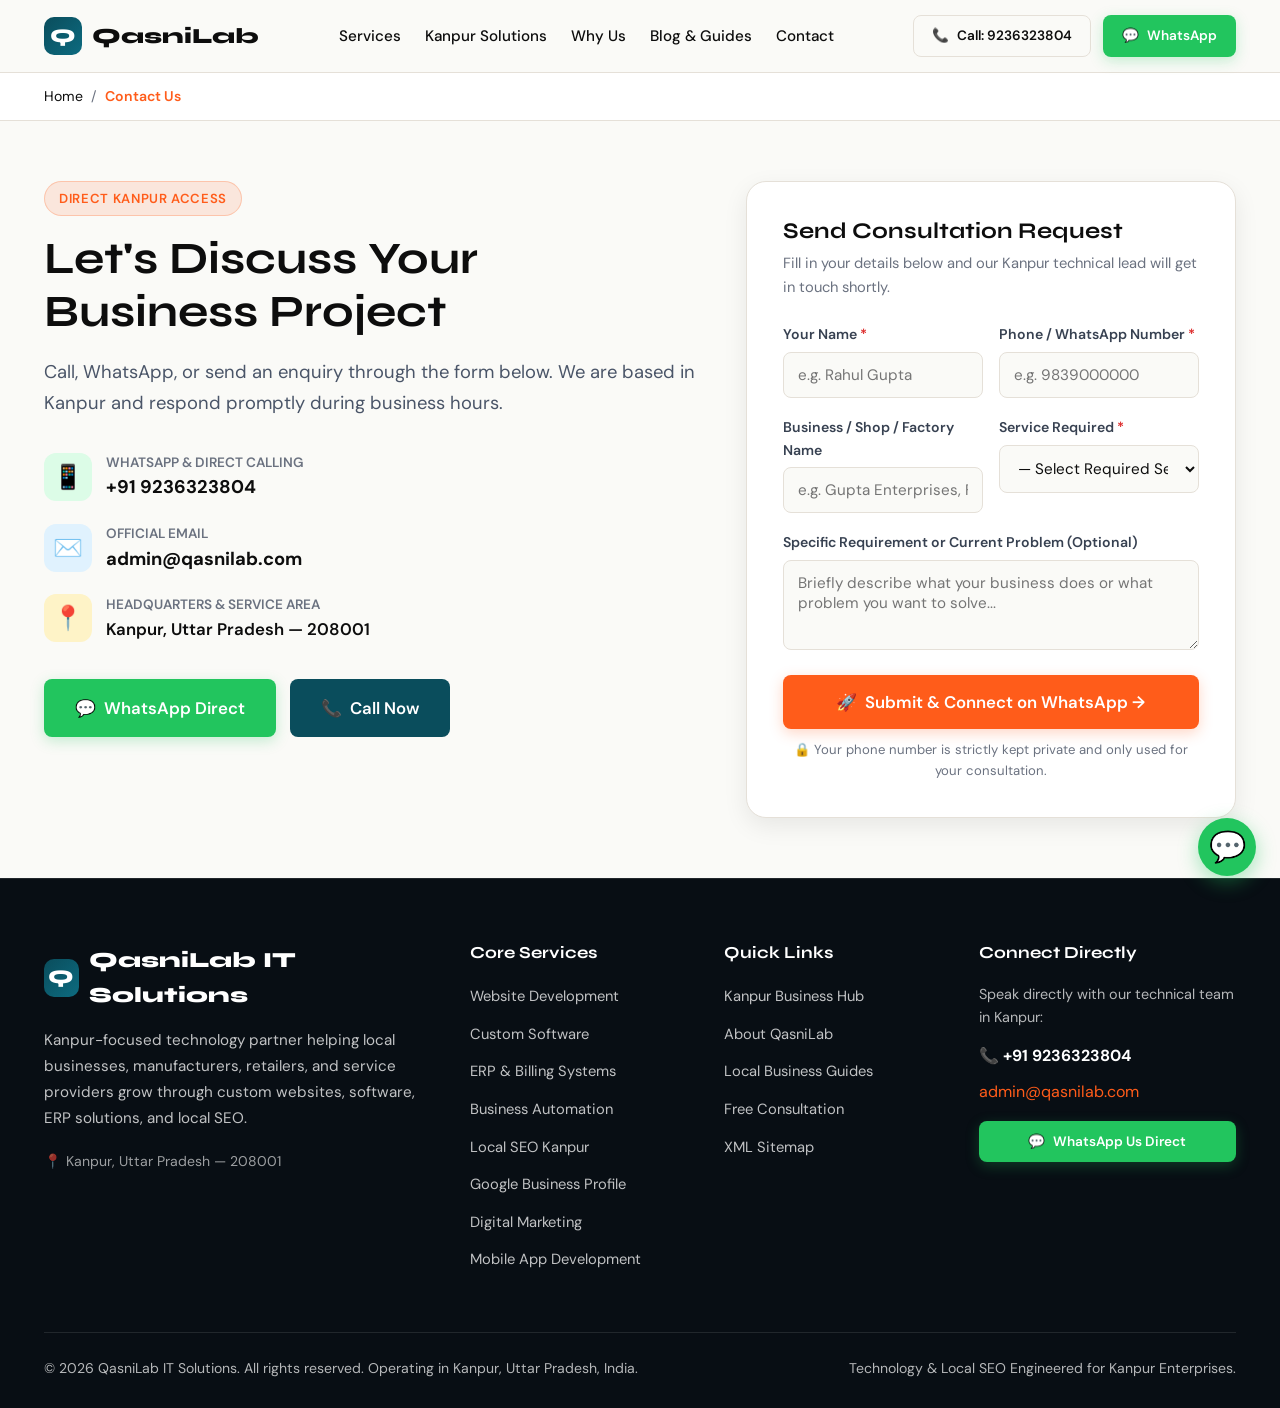
<file: contact/index.html>
<!DOCTYPE html>
<html lang="en-IN">
<head>
  <meta charset="UTF-8">
  <meta name="viewport" content="width=device-width, initial-scale=1.0">
  <title>Contact QasniLab IT Solutions | Kanpur Phone & WhatsApp Consultation</title>
  <meta name="description" content="Contact QasniLab IT Solutions in Kanpur. Call +91 9236323804 or chat on WhatsApp for website development, custom software, ERP systems, and local SEO.">
  <link rel="canonical" href="https://www.qasnilab.online/contact/">
  <meta name="robots" content="index, follow">

  <!-- Open Graph -->
  <meta property="og:locale" content="en_IN">
  <meta property="og:type" content="website">
  <meta property="og:title" content="Contact QasniLab IT Solutions | Kanpur, UP">
  <meta property="og:description" content="Get in touch for honest technical advice and free consultation for your business in Kanpur. Phone: +91 9236323804.">
  <meta property="og:url" content="https://www.qasnilab.online/contact/">
  <meta property="og:site_name" content="QasniLab IT Solutions">

  <link rel="preconnect" href="https://fonts.googleapis.com">
  <link rel="preconnect" href="https://fonts.gstatic.com" crossorigin>
  <link href="https://fonts.googleapis.com/css2?family=DM+Sans:ital,opsz,wght@0,9..40,400..700;1,9..40,400..700&family=Syne:wght@600;700;800&display=swap" rel="stylesheet">
  
  <style id="main-styles">
/* ==========================================================================
   QASNILAB IT SOLUTIONS — Master Stylesheet
   Designed for High-Converting Local Business Lead Generation (Kanpur, UP)
   ========================================================================== */

:root {
  --ink: #0D0D0D;
  --paper: #FAFAF7;
  --orange: #FF5C1A;
  --orange-light: #FF7A40;
  --teal: #0A4D5C;
  --teal-mid: #0D6B80;
  --cream: #FFF5EE;
  --muted: #6B7280;
  --border: #E5E0D8;
  --white: #FFFFFF;
  --green: #22C55E;
  --green-dark: #16A34A;
  --dark-bg: #080E14;
  --dark-surface: #111A24;
  --dark-border: rgba(255, 255, 255, 0.1);
  --font-display: 'Syne', -apple-system, BlinkMacSystemFont, "Segoe UI", Roboto, sans-serif;
  --font-body: 'DM Sans', -apple-system, BlinkMacSystemFont, "Segoe UI", Roboto, sans-serif;
  --shadow-sm: 0 2px 8px rgba(0,0,0,0.05);
  --shadow-md: 0 8px 24px rgba(0,0,0,0.08);
  --shadow-lg: 0 16px 40px rgba(0,0,0,0.12);
  --radius-sm: 8px;
  --radius-md: 14px;
  --radius-lg: 20px;
}

*, *::before, *::after {
  box-sizing: border-box;
  margin: 0;
  padding: 0;
}

html {
  scroll-behavior: smooth;
  font-size: 16px;
}

body {
  font-family: var(--font-body);
  background: var(--paper);
  color: var(--ink);
  line-height: 1.6;
  -webkit-font-smoothing: antialiased;
  overflow-x: hidden;
  padding-bottom: 70px; /* Space for mobile sticky dock */
}

@media (min-width: 769px) {
  body {
    padding-bottom: 0;
  }
}

a {
  color: inherit;
  text-decoration: none;
}

img {
  max-width: 100%;
  height: auto;
  display: block;
}

/* ==========================================================================
   Typography & Utility Classes
   ========================================================================== */
h1, h2, h3, h4, .font-display {
  font-family: var(--font-display);
  font-weight: 700;
  line-height: 1.2;
}

.container {
  width: 100%;
  max-width: 1240px;
  margin: 0 auto;
  padding: 0 24px;
}

.text-center { text-align: center; }
.text-orange { color: var(--orange); }
.text-teal { color: var(--teal); }
.text-muted { color: var(--muted); }

.badge {
  display: inline-flex;
  align-items: center;
  gap: 6px;
  padding: 6px 14px;
  border-radius: 999px;
  font-size: 0.82rem;
  font-weight: 600;
  text-transform: uppercase;
  letter-spacing: 0.05em;
}

.badge-orange {
  background: rgba(255, 92, 26, 0.12);
  color: var(--orange);
  border: 1px solid rgba(255, 92, 26, 0.25);
}

.badge-teal {
  background: rgba(10, 77, 92, 0.1);
  color: var(--teal);
  border: 1px solid rgba(10, 77, 92, 0.2);
}

.badge-dark {
  background: rgba(255, 255, 255, 0.1);
  color: #fff;
  border: 1px solid var(--dark-border);
}

.section {
  padding: 80px 0;
}

@media (max-width: 768px) {
  .section {
    padding: 50px 0;
  }
}

.section-header {
  margin-bottom: 48px;
}

.section-title {
  font-size: 2.3rem;
  margin-top: 12px;
  color: var(--ink);
}

.section-desc {
  font-size: 1.1rem;
  color: var(--muted);
  max-width: 680px;
  margin: 14px auto 0;
}

/* ==========================================================================
   Buttons
   ========================================================================== */
.btn {
  display: inline-flex;
  align-items: center;
  justify-content: center;
  gap: 8px;
  padding: 13px 24px;
  border-radius: var(--radius-sm);
  font-family: var(--font-body);
  font-size: 0.95rem;
  font-weight: 600;
  cursor: pointer;
  transition: all 0.25s ease;
  border: 1px solid transparent;
  white-space: nowrap;
}

.btn:hover {
  transform: translateY(-2px);
}

.btn-primary {
  background: var(--orange);
  color: #fff;
  box-shadow: 0 4px 14px rgba(255, 92, 26, 0.25);
}
.btn-primary:hover {
  background: var(--orange-light);
  box-shadow: 0 6px 20px rgba(255, 92, 26, 0.35);
}

.btn-whatsapp {
  background: var(--green);
  color: #fff;
  box-shadow: 0 4px 14px rgba(34, 197, 94, 0.25);
}
.btn-whatsapp:hover {
  background: var(--green-dark);
  box-shadow: 0 6px 20px rgba(34, 197, 94, 0.35);
}

.btn-outline {
  background: transparent;
  border-color: var(--border);
  color: var(--ink);
}
.btn-outline:hover {
  background: var(--white);
  border-color: var(--ink);
}

.btn-call {
  background: var(--teal);
  color: #fff;
}
.btn-call:hover {
  background: var(--teal-mid);
}

.btn-sm {
  padding: 9px 18px;
  font-size: 0.85rem;
}

.btn-lg {
  padding: 15px 30px;
  font-size: 1.05rem;
}

/* ==========================================================================
   Navigation
   ========================================================================== */
.site-nav {
  position: sticky;
  top: 0;
  z-index: 1000;
  background: rgba(250, 250, 247, 0.95);
  backdrop-filter: blur(12px);
  border-bottom: 1px solid var(--border);
  transition: all 0.3s ease;
}

.nav-inner {
  display: flex;
  align-items: center;
  justify-content: space-between;
  height: 72px;
}

.brand-logo {
  display: flex;
  align-items: center;
  gap: 10px;
  font-family: var(--font-display);
  font-size: 1.35rem;
  font-weight: 800;
  color: var(--ink);
}

.brand-icon {
  width: 38px;
  height: 38px;
  background: linear-gradient(135deg, var(--teal), var(--teal-mid));
  color: #fff;
  border-radius: 10px;
  display: flex;
  align-items: center;
  justify-content: center;
  font-weight: 800;
  font-size: 1.2rem;
}

.nav-links {
  display: flex;
  align-items: center;
  gap: 24px;
  list-style: none;
}

.nav-links a {
  font-size: 0.95rem;
  font-weight: 500;
  color: var(--ink);
  transition: color 0.2s;
}

.nav-links a:hover, .nav-links a.active {
  color: var(--orange);
}

.nav-cta {
  display: flex;
  align-items: center;
  gap: 12px;
}

.menu-toggle {
  display: none;
  background: none;
  border: none;
  cursor: pointer;
  padding: 8px;
  color: var(--ink);
}

@media (max-width: 992px) {
  .nav-links {
    display: none;
    position: absolute;
    top: 72px;
    left: 0;
    right: 0;
    background: var(--white);
    flex-direction: column;
    padding: 24px;
    border-bottom: 1px solid var(--border);
    box-shadow: var(--shadow-md);
    gap: 16px;
  }
  .nav-links.show {
    display: flex;
  }
  .menu-toggle {
    display: block;
  }
  .nav-cta .btn-consult {
    display: none;
  }
}

/* ==========================================================================
   Hero Section
   ========================================================================== */
.hero {
  padding: 80px 0 60px;
  position: relative;
  overflow: hidden;
}

.hero-grid {
  display: grid;
  grid-template-columns: 1.2fr 0.9fr;
  gap: 48px;
  align-items: center;
}

.hero-content h1 {
  font-size: 3.1rem;
  letter-spacing: -0.02em;
  margin: 18px 0;
  color: var(--ink);
}

.hero-content h1 span {
  color: var(--orange);
}

.hero-content p {
  font-size: 1.2rem;
  color: #4A5568;
  line-height: 1.7;
  margin-bottom: 28px;
}

.hero-actions {
  display: flex;
  flex-wrap: wrap;
  gap: 14px;
  margin-bottom: 36px;
}

.hero-trust-badges {
  display: flex;
  flex-wrap: wrap;
  gap: 20px;
  padding-top: 24px;
  border-top: 1px solid var(--border);
}

.trust-item {
  display: flex;
  align-items: center;
  gap: 8px;
  font-size: 0.9rem;
  color: #4B5563;
  font-weight: 500;
}

.trust-item svg, .trust-item .icon {
  color: var(--green);
}

@media (max-width: 992px) {
  .hero-grid {
    grid-template-columns: 1fr;
    gap: 40px;
  }
  .hero-content h1 {
    font-size: 2.3rem;
  }
  .hero {
    padding: 40px 0;
  }
}

/* ==========================================================================
   Problem & Solution Grid
   ========================================================================== */
.problem-grid {
  display: grid;
  grid-template-columns: repeat(auto-fit, minmax(280px, 1fr));
  gap: 24px;
}

.problem-card {
  background: var(--white);
  border: 1px solid var(--border);
  border-radius: var(--radius-md);
  padding: 28px;
  position: relative;
  transition: transform 0.25s, box-shadow 0.25s;
}

.problem-card:hover {
  transform: translateY(-4px);
  box-shadow: var(--shadow-md);
}

.problem-tag {
  color: #DC2626;
  font-weight: 700;
  font-size: 0.85rem;
  margin-bottom: 8px;
  display: flex;
  align-items: center;
  gap: 6px;
}

.problem-card h3 {
  font-size: 1.25rem;
  margin-bottom: 10px;
}

.solution-box {
  margin-top: 18px;
  padding-top: 14px;
  border-top: 1px dashed var(--border);
  font-size: 0.92rem;
  color: var(--teal);
  font-weight: 500;
}

/* ==========================================================================
   Service Matrix & Cards
   ========================================================================== */
.services-grid {
  display: grid;
  grid-template-columns: repeat(auto-fill, minmax(340px, 1fr));
  gap: 28px;
}

.service-card {
  background: var(--white);
  border: 1px solid var(--border);
  border-radius: var(--radius-md);
  padding: 32px;
  display: flex;
  flex-direction: column;
  transition: all 0.25s ease;
  position: relative;
}

.service-card:hover {
  transform: translateY(-5px);
  box-shadow: var(--shadow-lg);
  border-color: var(--orange);
}

.service-icon-box {
  width: 52px;
  height: 52px;
  border-radius: 12px;
  background: var(--cream);
  color: var(--orange);
  display: flex;
  align-items: center;
  justify-content: center;
  font-size: 1.6rem;
  margin-bottom: 20px;
}

.service-card h3 {
  font-size: 1.35rem;
  margin-bottom: 12px;
}

.service-card p {
  color: var(--muted);
  font-size: 0.98rem;
  line-height: 1.6;
  margin-bottom: 20px;
  flex-grow: 1;
}

.service-features {
  list-style: none;
  margin-bottom: 24px;
}

.service-features li {
  font-size: 0.88rem;
  color: #374151;
  padding: 4px 0;
  display: flex;
  align-items: center;
  gap: 8px;
}

.service-features li::before {
  content: "✓";
  color: var(--teal);
  font-weight: bold;
}

.service-link {
  font-weight: 600;
  font-size: 0.95rem;
  color: var(--orange);
  display: inline-flex;
  align-items: center;
  gap: 6px;
}

.service-link:hover {
  text-decoration: underline;
}

@media (max-width: 480px) {
  .services-grid {
    grid-template-columns: 1fr;
  }
}

/* ==========================================================================
   Why QasniLab & Local Trust
   ========================================================================== */
.why-grid {
  display: grid;
  grid-template-columns: repeat(auto-fit, minmax(260px, 1fr));
  gap: 24px;
}

.why-card {
  background: var(--white);
  border: 1px solid var(--border);
  border-radius: var(--radius-md);
  padding: 28px;
}

.why-card .num {
  font-family: var(--font-display);
  font-size: 2.2rem;
  font-weight: 800;
  color: var(--teal);
  margin-bottom: 12px;
}

.why-card h4 {
  font-size: 1.15rem;
  margin-bottom: 8px;
}

.why-card p {
  font-size: 0.92rem;
  color: var(--muted);
}

/* ==========================================================================
   Lead Capture Form Component
   ========================================================================== */
.lead-form-card {
  background: var(--white);
  border: 1.5px solid var(--border);
  border-radius: var(--radius-lg);
  padding: 36px;
  box-shadow: var(--shadow-md);
}

.lead-form-card.dark {
  background: var(--dark-surface);
  border-color: var(--dark-border);
  color: #fff;
}

.lead-form-title {
  font-size: 1.4rem;
  margin-bottom: 8px;
}

.lead-form-subtitle {
  color: var(--muted);
  font-size: 0.92rem;
  margin-bottom: 24px;
}

.form-group {
  margin-bottom: 18px;
}

.form-group label {
  display: block;
  font-size: 0.88rem;
  font-weight: 600;
  margin-bottom: 6px;
  color: #374151;
}

.lead-form-card.dark .form-group label {
  color: #E2E8F0;
}

.form-control {
  width: 100%;
  padding: 12px 14px;
  border: 1.5px solid var(--border);
  border-radius: var(--radius-sm);
  font-family: var(--font-body);
  font-size: 0.95rem;
  color: var(--ink);
  background: var(--paper);
  outline: none;
  transition: border-color 0.2s, box-shadow 0.2s;
}

.form-control:focus {
  border-color: var(--teal);
  box-shadow: 0 0 0 3px rgba(10, 77, 92, 0.12);
  background: #fff;
}

.form-row {
  display: grid;
  grid-template-columns: 1fr 1fr;
  gap: 16px;
}

@media (max-width: 600px) {
  .form-row {
    grid-template-columns: 1fr;
  }
}

textarea.form-control {
  min-height: 90px;
  resize: vertical;
}

.form-feedback {
  display: none;
  padding: 14px;
  border-radius: var(--radius-sm);
  margin-bottom: 18px;
  font-size: 0.92rem;
}

.form-feedback.success {
  display: block;
  background: #DCFCE7;
  color: #166534;
  border: 1px solid #86EFAC;
}

.form-feedback.error {
  display: block;
  background: #FEE2E2;
  color: #991B1B;
  border: 1px solid #FCA5A5;
}

/* ==========================================================================
   FAQ Accordion
   ========================================================================== */
.faq-list {
  max-width: 820px;
  margin: 0 auto;
}

.faq-item {
  background: var(--white);
  border: 1px solid var(--border);
  border-radius: var(--radius-sm);
  margin-bottom: 14px;
  overflow: hidden;
  transition: all 0.2s;
}

.faq-question {
  width: 100%;
  text-align: left;
  background: none;
  border: none;
  padding: 20px 24px;
  font-family: var(--font-body);
  font-size: 1.05rem;
  font-weight: 600;
  color: var(--ink);
  cursor: pointer;
  display: flex;
  justify-content: space-between;
  align-items: center;
  gap: 16px;
}

.faq-icon {
  font-size: 1.2rem;
  transition: transform 0.25s ease;
}

.faq-item.active .faq-icon {
  transform: rotate(45deg);
}

.faq-answer {
  display: none;
  padding: 0 24px 22px;
  color: #4B5563;
  font-size: 0.98rem;
  line-height: 1.7;
}

.faq-item.active .faq-answer {
  display: block;
}

/* ==========================================================================
   Local Kanpur Hub & Areas
   ========================================================================== */
.areas-pills {
  display: flex;
  flex-wrap: wrap;
  gap: 10px;
  justify-content: center;
  margin-top: 24px;
}

.area-pill {
  padding: 8px 16px;
  background: var(--white);
  border: 1px solid var(--border);
  border-radius: 999px;
  font-size: 0.88rem;
  font-weight: 500;
  color: #374151;
}

/* ==========================================================================
   Consultation Modal (10s Exit/Dwell Intent)
   ========================================================================== */
.consult-modal-backdrop {
  display: none;
  position: fixed;
  inset: 0;
  background: rgba(8, 14, 20, 0.75);
  backdrop-filter: blur(4px);
  z-index: 2000;
  align-items: center;
  justify-content: center;
  padding: 20px;
}

.consult-modal-backdrop.show {
  display: flex;
  animation: fadeIn 0.3s ease;
}

.consult-modal {
  background: var(--white);
  border-radius: var(--radius-lg);
  max-width: 520px;
  width: 100%;
  padding: 36px;
  position: relative;
  box-shadow: 0 24px 60px rgba(0,0,0,0.3);
}

.consult-modal-close {
  position: absolute;
  top: 18px;
  right: 18px;
  background: #F3F4F6;
  border: none;
  width: 34px;
  height: 34px;
  border-radius: 50%;
  cursor: pointer;
  display: flex;
  align-items: center;
  justify-content: center;
  font-size: 1.2rem;
  color: #4B5563;
}

/* ==========================================================================
   Mobile Sticky Action Dock & Floating Button
   ========================================================================== */
.mobile-action-dock {
  display: none;
}

@media (max-width: 768px) {
  .mobile-action-dock {
    display: grid;
    grid-template-columns: 1fr 1fr;
    position: fixed;
    bottom: 0;
    left: 0;
    right: 0;
    background: #fff;
    border-top: 1px solid var(--border);
    z-index: 999;
    box-shadow: 0 -4px 16px rgba(0,0,0,0.08);
  }
  .dock-btn {
    display: flex;
    align-items: center;
    justify-content: center;
    gap: 8px;
    padding: 14px 10px;
    font-weight: 700;
    font-size: 0.95rem;
    text-align: center;
  }
  .dock-btn.whatsapp {
    background: var(--green);
    color: #fff;
  }
  .dock-btn.call {
    background: var(--teal);
    color: #fff;
  }
}

.floating-whatsapp {
  position: fixed;
  bottom: 24px;
  right: 24px;
  z-index: 900;
  width: 58px;
  height: 58px;
  border-radius: 50%;
  background: var(--green);
  color: #fff;
  display: flex;
  align-items: center;
  justify-content: center;
  font-size: 30px;
  box-shadow: 0 6px 20px rgba(34, 197, 94, 0.4);
  transition: transform 0.25s ease;
}

.floating-whatsapp:hover {
  transform: scale(1.1);
}

@media (max-width: 768px) {
  .floating-whatsapp {
    display: none; /* Replaced by bottom sticky dock */
  }
}

/* ==========================================================================
   Footer
   ========================================================================== */
.site-footer {
  background: var(--dark-bg);
  color: rgba(255,255,255,0.7);
  padding: 64px 0 28px;
  border-top: 1px solid var(--dark-border);
}

.footer-grid {
  display: grid;
  grid-template-columns: 1.8fr 1fr 1fr 1.2fr;
  gap: 40px;
  margin-bottom: 48px;
}

.footer-col h4 {
  color: #fff;
  font-size: 1.05rem;
  margin-bottom: 20px;
}

.footer-links {
  list-style: none;
}

.footer-links li {
  margin-bottom: 12px;
}

.footer-links a {
  color: rgba(255,255,255,0.75);
  font-size: 0.92rem;
  transition: color 0.2s;
}

.footer-links a:hover {
  color: #fff;
}

.footer-bottom {
  border-top: 1px solid var(--dark-border);
  padding-top: 24px;
  display: flex;
  justify-content: space-between;
  align-items: center;
  font-size: 0.88rem;
}

@media (max-width: 900px) {
  .footer-grid {
    grid-template-columns: 1fr 1fr;
  }
}
@media (max-width: 600px) {
  .footer-grid {
    grid-template-columns: 1fr;
  }
  .footer-bottom {
    flex-direction: column;
    gap: 12px;
    text-align: center;
  }
}

@keyframes fadeIn {
  from { opacity: 0; transform: translateY(10px); }
  to { opacity: 1; transform: translateY(0); }
}

  </style>
<link rel="stylesheet" href="../assets/css/style.css">

  <script type="application/ld+json">
  {
    "@context": "https://schema.org",
    "@type": "ContactPage",
    "name": "Contact QasniLab IT Solutions",
    "url": "https://www.qasnilab.online/contact/",
    "mainEntity": {
      "@type": "LocalBusiness",
      "name": "QasniLab IT Solutions",
      "telephone": "+91 9236323804",
      "email": "admin@qasnilab.com",
      "address": {
        "@type": "PostalAddress",
        "addressLocality": "Kanpur",
        "addressRegion": "Uttar Pradesh",
        "postalCode": "208001",
        "addressCountry": "IN"
      }
    }
  }
  </script>
  <link rel="icon" type="image/svg+xml" href="../favicon.svg">
  <link rel="alternate icon" type="image/x-icon" href="../favicon.ico">
</head>
<body>
  
  <!-- Site Navigation -->
  <header class="site-nav">
    <div class="container nav-inner">
      <a href="../index.html" class="brand-logo" aria-label="QasniLab Home">
        <div class="brand-icon">Q</div>
        <span>QasniLab</span>
      </a>
      <nav aria-label="Primary Navigation">
        <ul class="nav-links">
          <li><a href="../index.html#services">Services</a></li>
          <li><a href="../kanpur/index.html">Kanpur Solutions</a></li>
          <li><a href="../about/index.html">Why Us</a></li>
          <li><a href="../blog/index.html">Blog & Guides</a></li>
          <li><a href="../contact/index.html">Contact</a></li>
        </ul>
      </nav>
      <div class="nav-cta">
        <a href="tel:+919236323804" class="btn btn-outline btn-sm" aria-label="Call QasniLab">
          <span>📞</span> Call: 9236323804
        </a>
        <a href="https://wa.me/919236323804?text=Hello%20QasniLab%2C%20I%20need%20a%20consultation%20for%20my%20business%20in%20Kanpur." target="_blank" rel="noopener noreferrer" class="btn btn-whatsapp btn-sm btn-consult" aria-label="Chat on WhatsApp">
          <span>💬</span> WhatsApp
        </a>
        <button class="menu-toggle" aria-label="Toggle navigation menu" aria-expanded="false">
          <svg width="24" height="24" viewBox="0 0 24 24" fill="none" stroke="currentColor" stroke-width="2" stroke-linecap="round" stroke-linejoin="round"><line x1="3" y1="12" x2="21" y2="12"></line><line x1="3" y1="6" x2="21" y2="6"></line><line x1="3" y1="18" x2="21" y2="18"></line></svg>
        </button>
      </div>
    </div>
  </header>

  <main id="main-content">
    <div style="background:var(--white); border-bottom:1px solid var(--border); padding:12px 0;">
      <div class="container">
        <nav aria-label="Breadcrumbs" style="font-size:0.88rem; color:var(--muted);">
          <a href="../index.html" style="color:var(--ink);">Home</a> &nbsp;/&nbsp;
          <span style="color:var(--orange); font-weight:600;">Contact Us</span>
        </nav>
      </div>
    </div>

    <section class="section" style="padding:60px 0;">
      <div class="container">
        <div class="hero-grid" style="align-items:start;">
          <div>
            <span class="badge badge-orange">Direct Kanpur Access</span>
            <h1 style="font-size:2.8rem; margin:16px 0 18px;">Let's Discuss Your Business Project</h1>
            <p style="font-size:1.15rem; color:#4A5568; line-height:1.7; margin-bottom:32px;">
              Call, WhatsApp, or send an enquiry through the form below. We are based in Kanpur and respond promptly during business hours.
            </p>

            <div style="display:flex; flex-direction:column; gap:20px; margin-bottom:36px;">
              <div style="display:flex; align-items:center; gap:14px;">
                <div style="width:48px; height:48px; border-radius:12px; background:#DCFCE7; color:#166534; display:flex; align-items:center; justify-content:center; font-size:1.5rem;">📱</div>
                <div>
                  <div style="font-size:0.85rem; color:var(--muted); font-weight:600; text-transform:uppercase;">WhatsApp & Direct Calling</div>
                  <a href="tel:+919236323804" style="font-size:1.15rem; font-weight:700; color:var(--ink);">+91 9236323804</a>
                </div>
              </div>

              <div style="display:flex; align-items:center; gap:14px;">
                <div style="width:48px; height:48px; border-radius:12px; background:#E0F2FE; color:#0369A1; display:flex; align-items:center; justify-content:center; font-size:1.5rem;">✉️</div>
                <div>
                  <div style="font-size:0.85rem; color:var(--muted); font-weight:600; text-transform:uppercase;">Official Email</div>
                  <a href="mailto:admin@qasnilab.com" style="font-size:1.15rem; font-weight:700; color:var(--ink);">admin@qasnilab.com</a>
                </div>
              </div>

              <div style="display:flex; align-items:center; gap:14px;">
                <div style="width:48px; height:48px; border-radius:12px; background:#FEF3C7; color:#B45309; display:flex; align-items:center; justify-content:center; font-size:1.5rem;">📍</div>
                <div>
                  <div style="font-size:0.85rem; color:var(--muted); font-weight:600; text-transform:uppercase;">Headquarters & Service Area</div>
                  <div style="font-size:1.05rem; font-weight:600; color:var(--ink);">Kanpur, Uttar Pradesh — 208001</div>
                </div>
              </div>
            </div>

            <div style="display:flex; gap:14px; flex-wrap:wrap;">
              <a href="https://wa.me/919236323804?text=Hello%20QasniLab%2C%20I%20want%20to%20book%20a%20consultation%20for%20my%20Kanpur%20business." target="_blank" rel="noopener noreferrer" class="btn btn-whatsapp btn-lg">
                <span>💬</span> WhatsApp Direct
              </a>
              <a href="tel:+919236323804" class="btn btn-call btn-lg">
                <span>📞</span> Call Now
              </a>
            </div>
          </div>

          <div>
            
  <div class="lead-form-card" id="lead-form-section">
    <h3 class="lead-form-title">Send Consultation Request</h3>
    <p class="lead-form-subtitle">Fill in your details below and our Kanpur technical lead will get in touch shortly.</p>

    <div class="form-feedback" role="alert"></div>

    <form class="lead-capture-form" novalidate>
      <!-- Bot honeypot -->
      <input type="text" name="b_company_field" style="display:none;" tabindex="-1" autocomplete="off">

      <div class="form-row">
        <div class="form-group">
          <label for="fullName">Your Name <span style="color:#DC2626;">*</span></label>
          <input type="text" id="fullName" name="full_name" class="form-control" placeholder="e.g. Rahul Gupta" required>
        </div>
        <div class="form-group">
          <label for="phone">Phone / WhatsApp Number <span style="color:#DC2626;">*</span></label>
          <input type="tel" id="phone" name="phone" class="form-control" placeholder="e.g. 9839000000" required>
        </div>
      </div>

      <div class="form-row">
        <div class="form-group">
          <label for="bizName">Business / Shop / Factory Name</label>
          <input type="text" id="bizName" name="business_name" class="form-control" placeholder="e.g. Gupta Enterprises, Fazalganj">
        </div>
        <div class="form-group">
          <label for="serviceReq">Service Required <span style="color:#DC2626;">*</span></label>
          <select id="serviceReq" name="service_required" class="form-control" required>
            <option value="">— Select Required Service —</option>
            <option value="Website Development" >Website Development (Business / Catalogue / E-commerce)</option><option value="Custom Software" >Custom Software Development</option><option value="ERP & Billing Software" >ERP / Billing & Inventory Software</option><option value="Business Automation" >Business Process & WhatsApp Automation</option><option value="Local SEO Kanpur" >Local SEO & Google Search Visibility</option><option value="Google Business Profile" >Google Business Profile (Maps) Optimization</option><option value="Digital Marketing" >Digital Marketing & Ads Management</option><option value="Mobile App Development" >Mobile App Development (Android / iOS)</option><option value="General Consultation" >Other / Not Sure (Need Technical Suggestion)</option>
          </select>
        </div>
      </div>

      <div class="form-group">
        <label for="message">Specific Requirement or Current Problem (Optional)</label>
        <textarea id="message" name="message" class="form-control" placeholder="Briefly describe what your business does or what problem you want to solve..."></textarea>
      </div>

      <button type="submit" class="btn btn-primary btn-lg" style="width:100%;">
        <span>🚀</span> Submit & Connect on WhatsApp →
      </button>
      <p style="font-size:0.82rem; color:var(--muted); text-align:center; margin-top:10px;">
        🔒 Your phone number is strictly kept private and only used for your consultation.
      </p>
    </form>
  </div>
          </div>
        </div>
      </div>
    </section>
  </main>

  
  <!-- Site Footer -->
  <footer class="site-footer">
    <div class="container">
      <div class="footer-grid">
        <div class="footer-col">
          <div class="brand-logo" style="color:#fff; margin-bottom:16px;">
            <div class="brand-icon">Q</div>
            <span>QasniLab IT Solutions</span>
          </div>
          <p style="font-size:0.95rem; line-height:1.7; margin-bottom:18px; color:rgba(255,255,255,0.75);">
            Kanpur-focused technology partner helping local businesses, manufacturers, retailers, and service providers grow through custom websites, software, ERP solutions, and local SEO.
          </p>
          <p style="font-size:0.88rem; color:rgba(255,255,255,0.6);">
            📍 Kanpur, Uttar Pradesh — 208001
          </p>
        </div>

        <div class="footer-col">
          <h4>Core Services</h4>
          <ul class="footer-links">
            <li><a href="../services/website-development/index.html">Website Development</a></li>
            <li><a href="../services/software-development/index.html">Custom Software</a></li>
            <li><a href="../services/erp-software/index.html">ERP & Billing Systems</a></li>
            <li><a href="../services/business-automation/index.html">Business Automation</a></li>
            <li><a href="../services/local-seo/index.html">Local SEO Kanpur</a></li>
            <li><a href="../services/google-business-profile/index.html">Google Business Profile</a></li>
            <li><a href="../services/digital-marketing/index.html">Digital Marketing</a></li>
            <li><a href="../services/mobile-app-development/index.html">Mobile App Development</a></li>
          </ul>
        </div>

        <div class="footer-col">
          <h4>Quick Links</h4>
          <ul class="footer-links">
            <li><a href="../kanpur/index.html">Kanpur Business Hub</a></li>
            <li><a href="../about/index.html">About QasniLab</a></li>
            <li><a href="../blog/index.html">Local Business Guides</a></li>
            <li><a href="../contact/index.html">Free Consultation</a></li>
            <li><a href="../sitemap.xml">XML Sitemap</a></li>
          </ul>
        </div>

        <div class="footer-col">
          <h4>Connect Directly</h4>
          <p style="font-size:0.9rem; margin-bottom:14px;">Speak directly with our technical team in Kanpur:</p>
          <p style="margin-bottom:10px;">
            <a href="tel:+919236323804" style="color:#fff; font-weight:700;">📞 +91 9236323804</a>
          </p>
          <p style="margin-bottom:16px;">
            <a href="mailto:admin@qasnilab.com" style="color:var(--orange);">admin@qasnilab.com</a>
          </p>
          <a href="https://wa.me/919236323804?text=Hello%20QasniLab%2C%20I%20want%20to%20discuss%20a%20project%20for%20my%20Kanpur%20business." target="_blank" rel="noopener noreferrer" class="btn btn-whatsapp btn-sm" style="width:100%;">
            <span>💬</span> WhatsApp Us Direct
          </a>
        </div>
      </div>

      <div class="footer-bottom">
        <p>&copy; 2026 QasniLab IT Solutions. All rights reserved. Operating in Kanpur, Uttar Pradesh, India.</p>
        <p>Technology & Local SEO Engineered for Kanpur Enterprises.</p>
      </div>
    </div>
  </footer>

  <!-- Mobile Sticky Dock -->
  <div class="mobile-action-dock" aria-label="Mobile quick actions">
    <a href="tel:+919236323804" class="dock-btn call">
      <span>📞</span> Call Now
    </a>
    <a href="https://wa.me/919236323804?text=Hello%20QasniLab%2C%20I%20am%20interested%20in%20IT%20solutions%20for%20my%20Kanpur%20business." target="_blank" rel="noopener noreferrer" class="dock-btn whatsapp">
      <span>💬</span> WhatsApp
    </a>
  </div>

  <!-- Floating WhatsApp Desktop -->
  <a href="https://wa.me/919236323804?text=Hello%20QasniLab%2C%20I%20am%20interested%20in%20IT%20solutions%20for%20my%20Kanpur%20business." target="_blank" rel="noopener noreferrer" class="floating-whatsapp" aria-label="Chat with QasniLab on WhatsApp">
    💬
  </a>

  <!-- 10-Second Exit / Dwell Consultation Modal -->
  <div id="consultModalBackdrop" class="consult-modal-backdrop" role="dialog" aria-modal="true" aria-labelledby="modalTitle">
    <div class="consult-modal">
      <button class="consult-modal-close" aria-label="Close consultation modal">&times;</button>
      <div class="badge badge-orange" style="margin-bottom:12px;">Kanpur Local Business Consultation</div>
      <h3 id="modalTitle" style="font-size:1.45rem; margin-bottom:10px;">Need a Website, ERP or More Google Leads?</h3>
      <p style="color:var(--muted); font-size:0.95rem; margin-bottom:20px; line-height:1.6;">
        Talk directly to our Kanpur team. We provide transparent advice on what digital solutions or software will actually help your business grow.
      </p>
      <div style="display:flex; flex-direction:column; gap:10px;">
        <a href="https://wa.me/919236323804?text=Hello%20QasniLab%2C%20I%20would%20like%20to%20claim%20my%20free%20business%20consultation." target="_blank" rel="noopener noreferrer" class="btn btn-whatsapp btn-lg" style="width:100%;">
          <span>💬</span> Chat on WhatsApp (Fastest)
        </a>
        <a href="tel:+919236323804" class="btn btn-outline btn-lg" style="width:100%;">
          <span>📞</span> Call Directly: 9236323804
        </a>
      </div>
    </div>
  </div>
  <script src="../assets/js/main.js" defer></script>
</body>
</html>
</file>
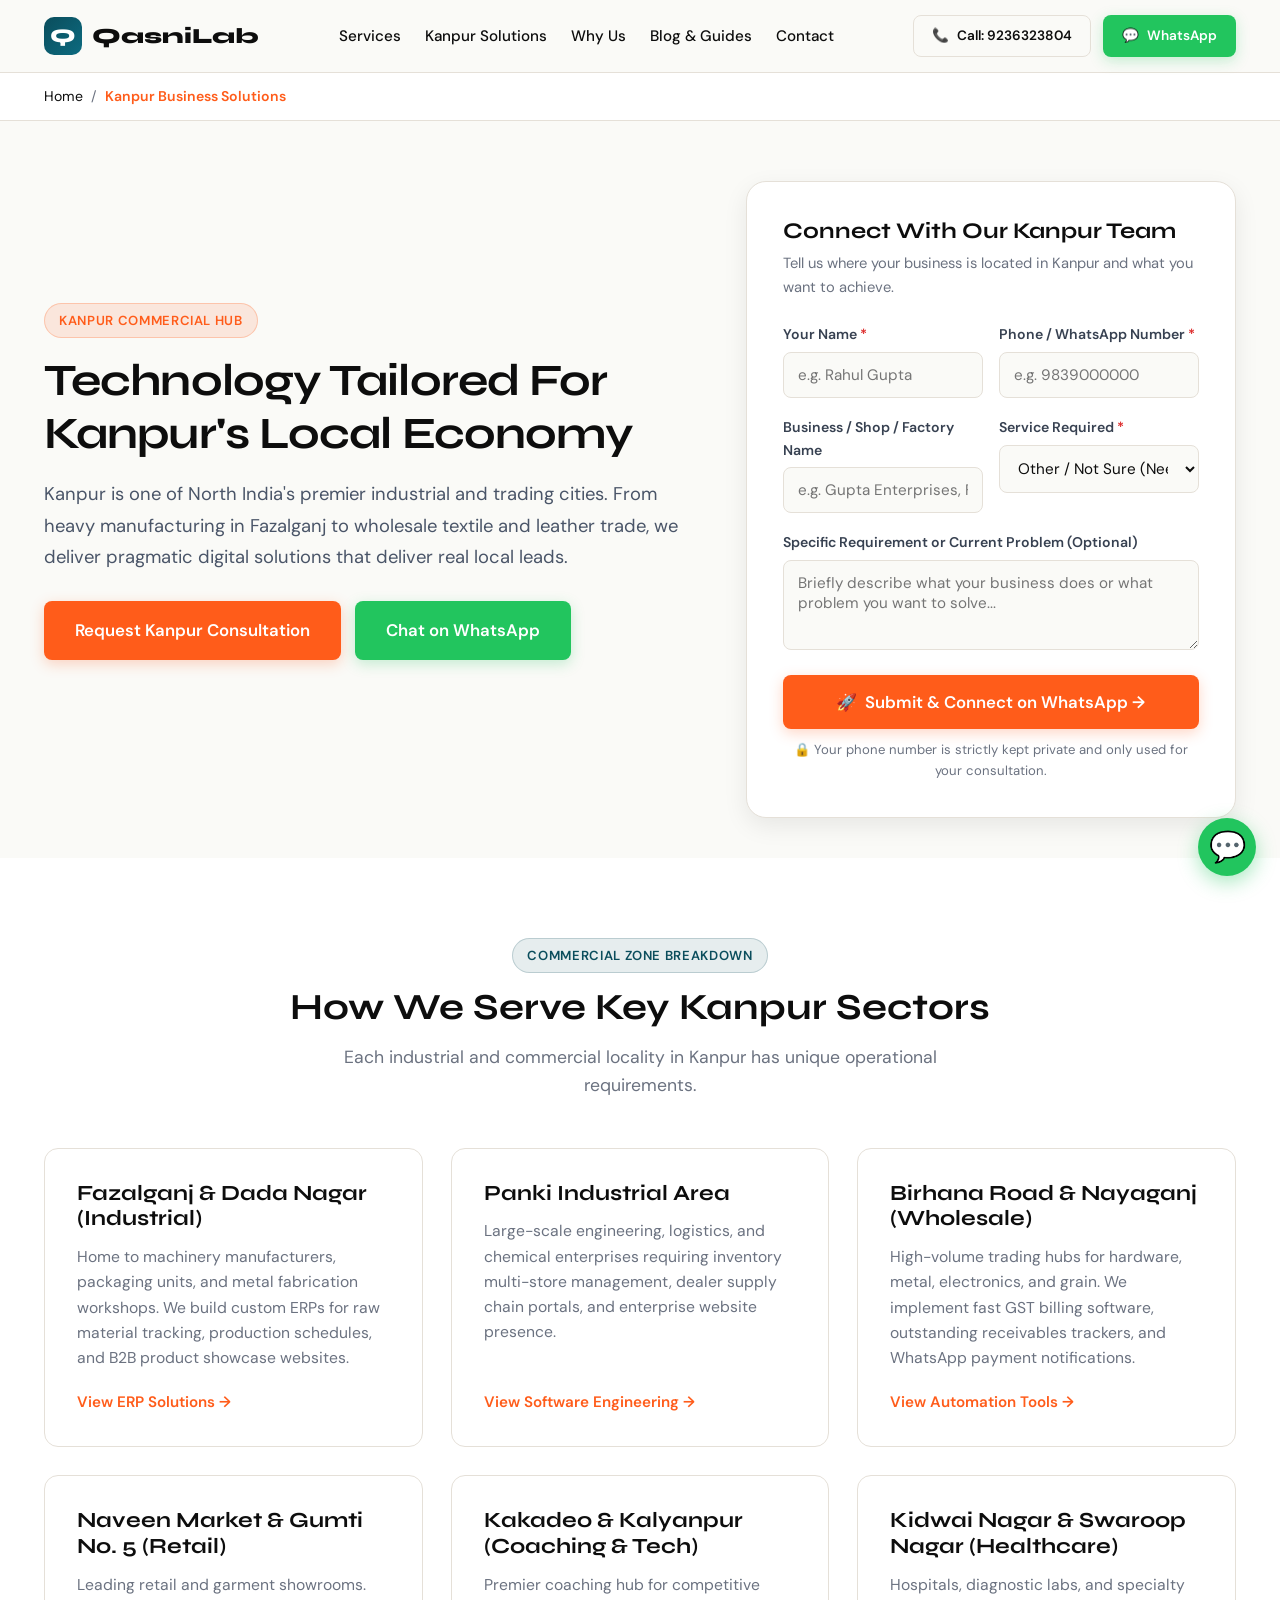
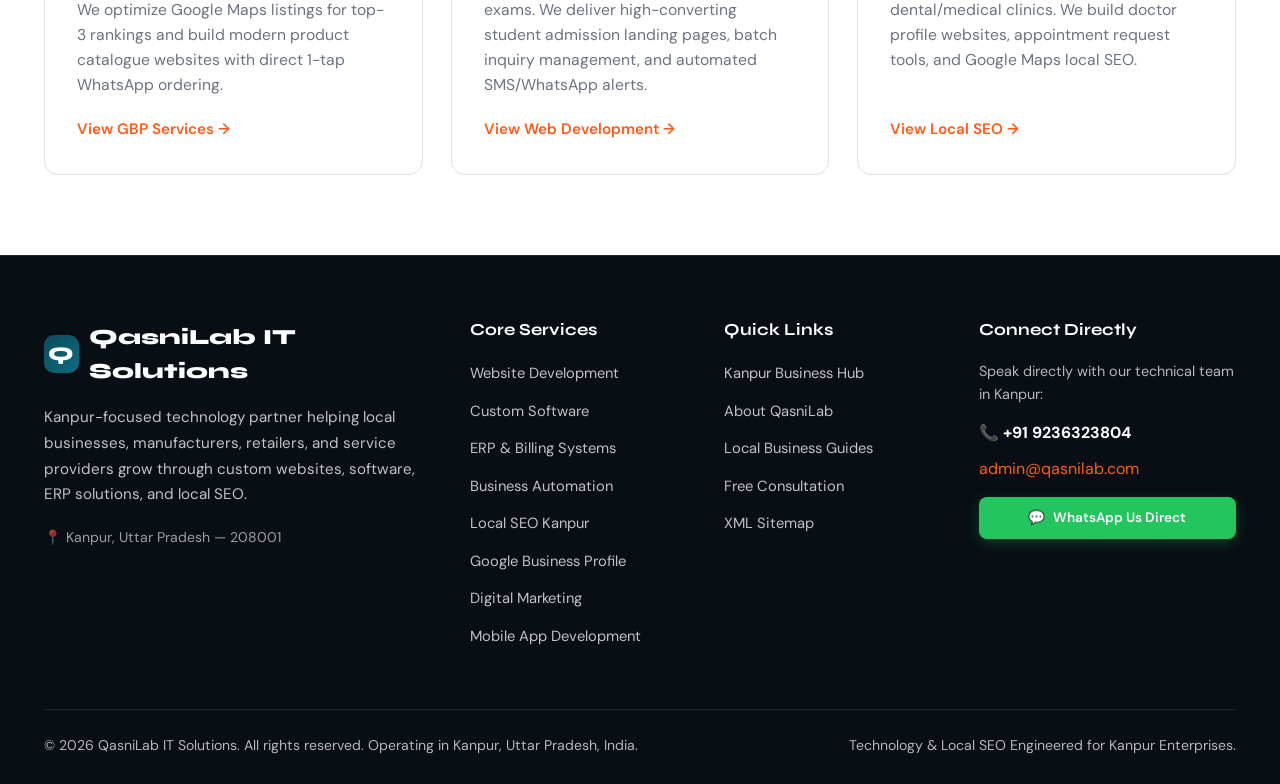
<file: kanpur/index.html>
<!DOCTYPE html>
<html lang="en-IN">
<head>
  <meta charset="UTF-8">
  <meta name="viewport" content="width=device-width, initial-scale=1.0">
  <title>IT & Digital Solutions for Kanpur Businesses | QasniLab</title>
  <meta name="description" content="Local IT, website development, software, and Google ranking solutions designed specifically for Kanpur manufacturers, traders, and retail businesses.">
  <link rel="canonical" href="https://www.qasnilab.online/kanpur/">
  <meta name="robots" content="index, follow">

  <!-- Open Graph -->
  <meta property="og:locale" content="en_IN">
  <meta property="og:type" content="website">
  <meta property="og:title" content="Kanpur Local Business IT & Digital Solutions Hub | QasniLab">
  <meta property="og:description" content="Practical technology built for Kanpur commercial sectors: Fazalganj, Dada Nagar, Panki, Birhana Road, Naveen Market, Kakadeo and beyond.">
  <meta property="og:url" content="https://www.qasnilab.online/kanpur/">
  <meta property="og:site_name" content="QasniLab IT Solutions">

  <link rel="preconnect" href="https://fonts.googleapis.com">
  <link rel="preconnect" href="https://fonts.gstatic.com" crossorigin>
  <link href="https://fonts.googleapis.com/css2?family=DM+Sans:ital,opsz,wght@0,9..40,400..700;1,9..40,400..700&family=Syne:wght@600;700;800&display=swap" rel="stylesheet">
  
  <style id="main-styles">
/* ==========================================================================
   QASNILAB IT SOLUTIONS — Master Stylesheet
   Designed for High-Converting Local Business Lead Generation (Kanpur, UP)
   ========================================================================== */

:root {
  --ink: #0D0D0D;
  --paper: #FAFAF7;
  --orange: #FF5C1A;
  --orange-light: #FF7A40;
  --teal: #0A4D5C;
  --teal-mid: #0D6B80;
  --cream: #FFF5EE;
  --muted: #6B7280;
  --border: #E5E0D8;
  --white: #FFFFFF;
  --green: #22C55E;
  --green-dark: #16A34A;
  --dark-bg: #080E14;
  --dark-surface: #111A24;
  --dark-border: rgba(255, 255, 255, 0.1);
  --font-display: 'Syne', -apple-system, BlinkMacSystemFont, "Segoe UI", Roboto, sans-serif;
  --font-body: 'DM Sans', -apple-system, BlinkMacSystemFont, "Segoe UI", Roboto, sans-serif;
  --shadow-sm: 0 2px 8px rgba(0,0,0,0.05);
  --shadow-md: 0 8px 24px rgba(0,0,0,0.08);
  --shadow-lg: 0 16px 40px rgba(0,0,0,0.12);
  --radius-sm: 8px;
  --radius-md: 14px;
  --radius-lg: 20px;
}

*, *::before, *::after {
  box-sizing: border-box;
  margin: 0;
  padding: 0;
}

html {
  scroll-behavior: smooth;
  font-size: 16px;
}

body {
  font-family: var(--font-body);
  background: var(--paper);
  color: var(--ink);
  line-height: 1.6;
  -webkit-font-smoothing: antialiased;
  overflow-x: hidden;
  padding-bottom: 70px; /* Space for mobile sticky dock */
}

@media (min-width: 769px) {
  body {
    padding-bottom: 0;
  }
}

a {
  color: inherit;
  text-decoration: none;
}

img {
  max-width: 100%;
  height: auto;
  display: block;
}

/* ==========================================================================
   Typography & Utility Classes
   ========================================================================== */
h1, h2, h3, h4, .font-display {
  font-family: var(--font-display);
  font-weight: 700;
  line-height: 1.2;
}

.container {
  width: 100%;
  max-width: 1240px;
  margin: 0 auto;
  padding: 0 24px;
}

.text-center { text-align: center; }
.text-orange { color: var(--orange); }
.text-teal { color: var(--teal); }
.text-muted { color: var(--muted); }

.badge {
  display: inline-flex;
  align-items: center;
  gap: 6px;
  padding: 6px 14px;
  border-radius: 999px;
  font-size: 0.82rem;
  font-weight: 600;
  text-transform: uppercase;
  letter-spacing: 0.05em;
}

.badge-orange {
  background: rgba(255, 92, 26, 0.12);
  color: var(--orange);
  border: 1px solid rgba(255, 92, 26, 0.25);
}

.badge-teal {
  background: rgba(10, 77, 92, 0.1);
  color: var(--teal);
  border: 1px solid rgba(10, 77, 92, 0.2);
}

.badge-dark {
  background: rgba(255, 255, 255, 0.1);
  color: #fff;
  border: 1px solid var(--dark-border);
}

.section {
  padding: 80px 0;
}

@media (max-width: 768px) {
  .section {
    padding: 50px 0;
  }
}

.section-header {
  margin-bottom: 48px;
}

.section-title {
  font-size: 2.3rem;
  margin-top: 12px;
  color: var(--ink);
}

.section-desc {
  font-size: 1.1rem;
  color: var(--muted);
  max-width: 680px;
  margin: 14px auto 0;
}

/* ==========================================================================
   Buttons
   ========================================================================== */
.btn {
  display: inline-flex;
  align-items: center;
  justify-content: center;
  gap: 8px;
  padding: 13px 24px;
  border-radius: var(--radius-sm);
  font-family: var(--font-body);
  font-size: 0.95rem;
  font-weight: 600;
  cursor: pointer;
  transition: all 0.25s ease;
  border: 1px solid transparent;
  white-space: nowrap;
}

.btn:hover {
  transform: translateY(-2px);
}

.btn-primary {
  background: var(--orange);
  color: #fff;
  box-shadow: 0 4px 14px rgba(255, 92, 26, 0.25);
}
.btn-primary:hover {
  background: var(--orange-light);
  box-shadow: 0 6px 20px rgba(255, 92, 26, 0.35);
}

.btn-whatsapp {
  background: var(--green);
  color: #fff;
  box-shadow: 0 4px 14px rgba(34, 197, 94, 0.25);
}
.btn-whatsapp:hover {
  background: var(--green-dark);
  box-shadow: 0 6px 20px rgba(34, 197, 94, 0.35);
}

.btn-outline {
  background: transparent;
  border-color: var(--border);
  color: var(--ink);
}
.btn-outline:hover {
  background: var(--white);
  border-color: var(--ink);
}

.btn-call {
  background: var(--teal);
  color: #fff;
}
.btn-call:hover {
  background: var(--teal-mid);
}

.btn-sm {
  padding: 9px 18px;
  font-size: 0.85rem;
}

.btn-lg {
  padding: 15px 30px;
  font-size: 1.05rem;
}

/* ==========================================================================
   Navigation
   ========================================================================== */
.site-nav {
  position: sticky;
  top: 0;
  z-index: 1000;
  background: rgba(250, 250, 247, 0.95);
  backdrop-filter: blur(12px);
  border-bottom: 1px solid var(--border);
  transition: all 0.3s ease;
}

.nav-inner {
  display: flex;
  align-items: center;
  justify-content: space-between;
  height: 72px;
}

.brand-logo {
  display: flex;
  align-items: center;
  gap: 10px;
  font-family: var(--font-display);
  font-size: 1.35rem;
  font-weight: 800;
  color: var(--ink);
}

.brand-icon {
  width: 38px;
  height: 38px;
  background: linear-gradient(135deg, var(--teal), var(--teal-mid));
  color: #fff;
  border-radius: 10px;
  display: flex;
  align-items: center;
  justify-content: center;
  font-weight: 800;
  font-size: 1.2rem;
}

.nav-links {
  display: flex;
  align-items: center;
  gap: 24px;
  list-style: none;
}

.nav-links a {
  font-size: 0.95rem;
  font-weight: 500;
  color: var(--ink);
  transition: color 0.2s;
}

.nav-links a:hover, .nav-links a.active {
  color: var(--orange);
}

.nav-cta {
  display: flex;
  align-items: center;
  gap: 12px;
}

.menu-toggle {
  display: none;
  background: none;
  border: none;
  cursor: pointer;
  padding: 8px;
  color: var(--ink);
}

@media (max-width: 992px) {
  .nav-links {
    display: none;
    position: absolute;
    top: 72px;
    left: 0;
    right: 0;
    background: var(--white);
    flex-direction: column;
    padding: 24px;
    border-bottom: 1px solid var(--border);
    box-shadow: var(--shadow-md);
    gap: 16px;
  }
  .nav-links.show {
    display: flex;
  }
  .menu-toggle {
    display: block;
  }
  .nav-cta .btn-consult {
    display: none;
  }
}

/* ==========================================================================
   Hero Section
   ========================================================================== */
.hero {
  padding: 80px 0 60px;
  position: relative;
  overflow: hidden;
}

.hero-grid {
  display: grid;
  grid-template-columns: 1.2fr 0.9fr;
  gap: 48px;
  align-items: center;
}

.hero-content h1 {
  font-size: 3.1rem;
  letter-spacing: -0.02em;
  margin: 18px 0;
  color: var(--ink);
}

.hero-content h1 span {
  color: var(--orange);
}

.hero-content p {
  font-size: 1.2rem;
  color: #4A5568;
  line-height: 1.7;
  margin-bottom: 28px;
}

.hero-actions {
  display: flex;
  flex-wrap: wrap;
  gap: 14px;
  margin-bottom: 36px;
}

.hero-trust-badges {
  display: flex;
  flex-wrap: wrap;
  gap: 20px;
  padding-top: 24px;
  border-top: 1px solid var(--border);
}

.trust-item {
  display: flex;
  align-items: center;
  gap: 8px;
  font-size: 0.9rem;
  color: #4B5563;
  font-weight: 500;
}

.trust-item svg, .trust-item .icon {
  color: var(--green);
}

@media (max-width: 992px) {
  .hero-grid {
    grid-template-columns: 1fr;
    gap: 40px;
  }
  .hero-content h1 {
    font-size: 2.3rem;
  }
  .hero {
    padding: 40px 0;
  }
}

/* ==========================================================================
   Problem & Solution Grid
   ========================================================================== */
.problem-grid {
  display: grid;
  grid-template-columns: repeat(auto-fit, minmax(280px, 1fr));
  gap: 24px;
}

.problem-card {
  background: var(--white);
  border: 1px solid var(--border);
  border-radius: var(--radius-md);
  padding: 28px;
  position: relative;
  transition: transform 0.25s, box-shadow 0.25s;
}

.problem-card:hover {
  transform: translateY(-4px);
  box-shadow: var(--shadow-md);
}

.problem-tag {
  color: #DC2626;
  font-weight: 700;
  font-size: 0.85rem;
  margin-bottom: 8px;
  display: flex;
  align-items: center;
  gap: 6px;
}

.problem-card h3 {
  font-size: 1.25rem;
  margin-bottom: 10px;
}

.solution-box {
  margin-top: 18px;
  padding-top: 14px;
  border-top: 1px dashed var(--border);
  font-size: 0.92rem;
  color: var(--teal);
  font-weight: 500;
}

/* ==========================================================================
   Service Matrix & Cards
   ========================================================================== */
.services-grid {
  display: grid;
  grid-template-columns: repeat(auto-fill, minmax(340px, 1fr));
  gap: 28px;
}

.service-card {
  background: var(--white);
  border: 1px solid var(--border);
  border-radius: var(--radius-md);
  padding: 32px;
  display: flex;
  flex-direction: column;
  transition: all 0.25s ease;
  position: relative;
}

.service-card:hover {
  transform: translateY(-5px);
  box-shadow: var(--shadow-lg);
  border-color: var(--orange);
}

.service-icon-box {
  width: 52px;
  height: 52px;
  border-radius: 12px;
  background: var(--cream);
  color: var(--orange);
  display: flex;
  align-items: center;
  justify-content: center;
  font-size: 1.6rem;
  margin-bottom: 20px;
}

.service-card h3 {
  font-size: 1.35rem;
  margin-bottom: 12px;
}

.service-card p {
  color: var(--muted);
  font-size: 0.98rem;
  line-height: 1.6;
  margin-bottom: 20px;
  flex-grow: 1;
}

.service-features {
  list-style: none;
  margin-bottom: 24px;
}

.service-features li {
  font-size: 0.88rem;
  color: #374151;
  padding: 4px 0;
  display: flex;
  align-items: center;
  gap: 8px;
}

.service-features li::before {
  content: "✓";
  color: var(--teal);
  font-weight: bold;
}

.service-link {
  font-weight: 600;
  font-size: 0.95rem;
  color: var(--orange);
  display: inline-flex;
  align-items: center;
  gap: 6px;
}

.service-link:hover {
  text-decoration: underline;
}

@media (max-width: 480px) {
  .services-grid {
    grid-template-columns: 1fr;
  }
}

/* ==========================================================================
   Why QasniLab & Local Trust
   ========================================================================== */
.why-grid {
  display: grid;
  grid-template-columns: repeat(auto-fit, minmax(260px, 1fr));
  gap: 24px;
}

.why-card {
  background: var(--white);
  border: 1px solid var(--border);
  border-radius: var(--radius-md);
  padding: 28px;
}

.why-card .num {
  font-family: var(--font-display);
  font-size: 2.2rem;
  font-weight: 800;
  color: var(--teal);
  margin-bottom: 12px;
}

.why-card h4 {
  font-size: 1.15rem;
  margin-bottom: 8px;
}

.why-card p {
  font-size: 0.92rem;
  color: var(--muted);
}

/* ==========================================================================
   Lead Capture Form Component
   ========================================================================== */
.lead-form-card {
  background: var(--white);
  border: 1.5px solid var(--border);
  border-radius: var(--radius-lg);
  padding: 36px;
  box-shadow: var(--shadow-md);
}

.lead-form-card.dark {
  background: var(--dark-surface);
  border-color: var(--dark-border);
  color: #fff;
}

.lead-form-title {
  font-size: 1.4rem;
  margin-bottom: 8px;
}

.lead-form-subtitle {
  color: var(--muted);
  font-size: 0.92rem;
  margin-bottom: 24px;
}

.form-group {
  margin-bottom: 18px;
}

.form-group label {
  display: block;
  font-size: 0.88rem;
  font-weight: 600;
  margin-bottom: 6px;
  color: #374151;
}

.lead-form-card.dark .form-group label {
  color: #E2E8F0;
}

.form-control {
  width: 100%;
  padding: 12px 14px;
  border: 1.5px solid var(--border);
  border-radius: var(--radius-sm);
  font-family: var(--font-body);
  font-size: 0.95rem;
  color: var(--ink);
  background: var(--paper);
  outline: none;
  transition: border-color 0.2s, box-shadow 0.2s;
}

.form-control:focus {
  border-color: var(--teal);
  box-shadow: 0 0 0 3px rgba(10, 77, 92, 0.12);
  background: #fff;
}

.form-row {
  display: grid;
  grid-template-columns: 1fr 1fr;
  gap: 16px;
}

@media (max-width: 600px) {
  .form-row {
    grid-template-columns: 1fr;
  }
}

textarea.form-control {
  min-height: 90px;
  resize: vertical;
}

.form-feedback {
  display: none;
  padding: 14px;
  border-radius: var(--radius-sm);
  margin-bottom: 18px;
  font-size: 0.92rem;
}

.form-feedback.success {
  display: block;
  background: #DCFCE7;
  color: #166534;
  border: 1px solid #86EFAC;
}

.form-feedback.error {
  display: block;
  background: #FEE2E2;
  color: #991B1B;
  border: 1px solid #FCA5A5;
}

/* ==========================================================================
   FAQ Accordion
   ========================================================================== */
.faq-list {
  max-width: 820px;
  margin: 0 auto;
}

.faq-item {
  background: var(--white);
  border: 1px solid var(--border);
  border-radius: var(--radius-sm);
  margin-bottom: 14px;
  overflow: hidden;
  transition: all 0.2s;
}

.faq-question {
  width: 100%;
  text-align: left;
  background: none;
  border: none;
  padding: 20px 24px;
  font-family: var(--font-body);
  font-size: 1.05rem;
  font-weight: 600;
  color: var(--ink);
  cursor: pointer;
  display: flex;
  justify-content: space-between;
  align-items: center;
  gap: 16px;
}

.faq-icon {
  font-size: 1.2rem;
  transition: transform 0.25s ease;
}

.faq-item.active .faq-icon {
  transform: rotate(45deg);
}

.faq-answer {
  display: none;
  padding: 0 24px 22px;
  color: #4B5563;
  font-size: 0.98rem;
  line-height: 1.7;
}

.faq-item.active .faq-answer {
  display: block;
}

/* ==========================================================================
   Local Kanpur Hub & Areas
   ========================================================================== */
.areas-pills {
  display: flex;
  flex-wrap: wrap;
  gap: 10px;
  justify-content: center;
  margin-top: 24px;
}

.area-pill {
  padding: 8px 16px;
  background: var(--white);
  border: 1px solid var(--border);
  border-radius: 999px;
  font-size: 0.88rem;
  font-weight: 500;
  color: #374151;
}

/* ==========================================================================
   Consultation Modal (10s Exit/Dwell Intent)
   ========================================================================== */
.consult-modal-backdrop {
  display: none;
  position: fixed;
  inset: 0;
  background: rgba(8, 14, 20, 0.75);
  backdrop-filter: blur(4px);
  z-index: 2000;
  align-items: center;
  justify-content: center;
  padding: 20px;
}

.consult-modal-backdrop.show {
  display: flex;
  animation: fadeIn 0.3s ease;
}

.consult-modal {
  background: var(--white);
  border-radius: var(--radius-lg);
  max-width: 520px;
  width: 100%;
  padding: 36px;
  position: relative;
  box-shadow: 0 24px 60px rgba(0,0,0,0.3);
}

.consult-modal-close {
  position: absolute;
  top: 18px;
  right: 18px;
  background: #F3F4F6;
  border: none;
  width: 34px;
  height: 34px;
  border-radius: 50%;
  cursor: pointer;
  display: flex;
  align-items: center;
  justify-content: center;
  font-size: 1.2rem;
  color: #4B5563;
}

/* ==========================================================================
   Mobile Sticky Action Dock & Floating Button
   ========================================================================== */
.mobile-action-dock {
  display: none;
}

@media (max-width: 768px) {
  .mobile-action-dock {
    display: grid;
    grid-template-columns: 1fr 1fr;
    position: fixed;
    bottom: 0;
    left: 0;
    right: 0;
    background: #fff;
    border-top: 1px solid var(--border);
    z-index: 999;
    box-shadow: 0 -4px 16px rgba(0,0,0,0.08);
  }
  .dock-btn {
    display: flex;
    align-items: center;
    justify-content: center;
    gap: 8px;
    padding: 14px 10px;
    font-weight: 700;
    font-size: 0.95rem;
    text-align: center;
  }
  .dock-btn.whatsapp {
    background: var(--green);
    color: #fff;
  }
  .dock-btn.call {
    background: var(--teal);
    color: #fff;
  }
}

.floating-whatsapp {
  position: fixed;
  bottom: 24px;
  right: 24px;
  z-index: 900;
  width: 58px;
  height: 58px;
  border-radius: 50%;
  background: var(--green);
  color: #fff;
  display: flex;
  align-items: center;
  justify-content: center;
  font-size: 30px;
  box-shadow: 0 6px 20px rgba(34, 197, 94, 0.4);
  transition: transform 0.25s ease;
}

.floating-whatsapp:hover {
  transform: scale(1.1);
}

@media (max-width: 768px) {
  .floating-whatsapp {
    display: none; /* Replaced by bottom sticky dock */
  }
}

/* ==========================================================================
   Footer
   ========================================================================== */
.site-footer {
  background: var(--dark-bg);
  color: rgba(255,255,255,0.7);
  padding: 64px 0 28px;
  border-top: 1px solid var(--dark-border);
}

.footer-grid {
  display: grid;
  grid-template-columns: 1.8fr 1fr 1fr 1.2fr;
  gap: 40px;
  margin-bottom: 48px;
}

.footer-col h4 {
  color: #fff;
  font-size: 1.05rem;
  margin-bottom: 20px;
}

.footer-links {
  list-style: none;
}

.footer-links li {
  margin-bottom: 12px;
}

.footer-links a {
  color: rgba(255,255,255,0.75);
  font-size: 0.92rem;
  transition: color 0.2s;
}

.footer-links a:hover {
  color: #fff;
}

.footer-bottom {
  border-top: 1px solid var(--dark-border);
  padding-top: 24px;
  display: flex;
  justify-content: space-between;
  align-items: center;
  font-size: 0.88rem;
}

@media (max-width: 900px) {
  .footer-grid {
    grid-template-columns: 1fr 1fr;
  }
}
@media (max-width: 600px) {
  .footer-grid {
    grid-template-columns: 1fr;
  }
  .footer-bottom {
    flex-direction: column;
    gap: 12px;
    text-align: center;
  }
}

@keyframes fadeIn {
  from { opacity: 0; transform: translateY(10px); }
  to { opacity: 1; transform: translateY(0); }
}

  </style>
<link rel="stylesheet" href="../assets/css/style.css">

  <script type="application/ld+json">
  {
    "@context": "https://schema.org",
    "@type": "WebPage",
    "name": "Kanpur Local Business IT Guide & Solutions",
    "url": "https://www.qasnilab.online/kanpur/",
    "description": "Comprehensive IT, software, website, and local SEO services for commercial and industrial businesses in Kanpur.",
    "breadcrumb": {
      "@type": "BreadcrumbList",
      "itemListElement": [
        { "@type": "ListItem", "position": 1, "name": "Home", "item": "https://www.qasnilab.online/" },
        { "@type": "ListItem", "position": 2, "name": "Kanpur Solutions", "item": "https://www.qasnilab.online/kanpur/" }
      ]
    }
  }
  </script>
  <link rel="icon" type="image/svg+xml" href="../favicon.svg">
  <link rel="alternate icon" type="image/x-icon" href="../favicon.ico">
</head>
<body>
  
  <!-- Site Navigation -->
  <header class="site-nav">
    <div class="container nav-inner">
      <a href="../index.html" class="brand-logo" aria-label="QasniLab Home">
        <div class="brand-icon">Q</div>
        <span>QasniLab</span>
      </a>
      <nav aria-label="Primary Navigation">
        <ul class="nav-links">
          <li><a href="../index.html#services">Services</a></li>
          <li><a href="../kanpur/index.html">Kanpur Solutions</a></li>
          <li><a href="../about/index.html">Why Us</a></li>
          <li><a href="../blog/index.html">Blog & Guides</a></li>
          <li><a href="../contact/index.html">Contact</a></li>
        </ul>
      </nav>
      <div class="nav-cta">
        <a href="tel:+919236323804" class="btn btn-outline btn-sm" aria-label="Call QasniLab">
          <span>📞</span> Call: 9236323804
        </a>
        <a href="https://wa.me/919236323804?text=Hello%20QasniLab%2C%20I%20need%20a%20consultation%20for%20my%20business%20in%20Kanpur." target="_blank" rel="noopener noreferrer" class="btn btn-whatsapp btn-sm btn-consult" aria-label="Chat on WhatsApp">
          <span>💬</span> WhatsApp
        </a>
        <button class="menu-toggle" aria-label="Toggle navigation menu" aria-expanded="false">
          <svg width="24" height="24" viewBox="0 0 24 24" fill="none" stroke="currentColor" stroke-width="2" stroke-linecap="round" stroke-linejoin="round"><line x1="3" y1="12" x2="21" y2="12"></line><line x1="3" y1="6" x2="21" y2="6"></line><line x1="3" y1="18" x2="21" y2="18"></line></svg>
        </button>
      </div>
    </div>
  </header>

  <main id="main-content">
    <div style="background:var(--white); border-bottom:1px solid var(--border); padding:12px 0;">
      <div class="container">
        <nav aria-label="Breadcrumbs" style="font-size:0.88rem; color:var(--muted);">
          <a href="../index.html" style="color:var(--ink);">Home</a> &nbsp;/&nbsp;
          <span style="color:var(--orange); font-weight:600;">Kanpur Business Solutions</span>
        </nav>
      </div>
    </div>

    <section class="hero" style="padding:60px 0 40px;">
      <div class="container">
        <div class="hero-grid">
          <div class="hero-content">
            <span class="badge badge-orange">Kanpur Commercial Hub</span>
            <h1 style="font-size:2.8rem; margin:16px 0 18px;">Technology Tailored For Kanpur's Local Economy</h1>
            <p style="font-size:1.15rem; color:#4A5568; margin-bottom:28px;">
              Kanpur is one of North India's premier industrial and trading cities. From heavy manufacturing in Fazalganj to wholesale textile and leather trade, we deliver pragmatic digital solutions that deliver real local leads.
            </p>
            <div class="hero-actions">
              <a href="#kanpur-consultation" class="btn btn-primary btn-lg">Request Kanpur Consultation</a>
              <a href="https://wa.me/919236323804?text=Hello%20QasniLab%2C%20I%20want%20to%20discuss%20IT%20solutions%20for%20my%20business%20in%20Kanpur." target="_blank" rel="noopener noreferrer" class="btn btn-whatsapp btn-lg">Chat on WhatsApp</a>
            </div>
          </div>
          <div class="hero-form-box" id="kanpur-consultation">
            
  <div class="lead-form-card" id="lead-form-section">
    <h3 class="lead-form-title">Connect With Our Kanpur Team</h3>
    <p class="lead-form-subtitle">Tell us where your business is located in Kanpur and what you want to achieve.</p>

    <div class="form-feedback" role="alert"></div>

    <form class="lead-capture-form" novalidate>
      <!-- Bot honeypot -->
      <input type="text" name="b_company_field" style="display:none;" tabindex="-1" autocomplete="off">

      <div class="form-row">
        <div class="form-group">
          <label for="fullName">Your Name <span style="color:#DC2626;">*</span></label>
          <input type="text" id="fullName" name="full_name" class="form-control" placeholder="e.g. Rahul Gupta" required>
        </div>
        <div class="form-group">
          <label for="phone">Phone / WhatsApp Number <span style="color:#DC2626;">*</span></label>
          <input type="tel" id="phone" name="phone" class="form-control" placeholder="e.g. 9839000000" required>
        </div>
      </div>

      <div class="form-row">
        <div class="form-group">
          <label for="bizName">Business / Shop / Factory Name</label>
          <input type="text" id="bizName" name="business_name" class="form-control" placeholder="e.g. Gupta Enterprises, Fazalganj">
        </div>
        <div class="form-group">
          <label for="serviceReq">Service Required <span style="color:#DC2626;">*</span></label>
          <select id="serviceReq" name="service_required" class="form-control" required>
            <option value="">— Select Required Service —</option>
            <option value="Website Development" >Website Development (Business / Catalogue / E-commerce)</option><option value="Custom Software" >Custom Software Development</option><option value="ERP & Billing Software" >ERP / Billing & Inventory Software</option><option value="Business Automation" >Business Process & WhatsApp Automation</option><option value="Local SEO Kanpur" >Local SEO & Google Search Visibility</option><option value="Google Business Profile" >Google Business Profile (Maps) Optimization</option><option value="Digital Marketing" >Digital Marketing & Ads Management</option><option value="Mobile App Development" >Mobile App Development (Android / iOS)</option><option value="General Consultation" selected>Other / Not Sure (Need Technical Suggestion)</option>
          </select>
        </div>
      </div>

      <div class="form-group">
        <label for="message">Specific Requirement or Current Problem (Optional)</label>
        <textarea id="message" name="message" class="form-control" placeholder="Briefly describe what your business does or what problem you want to solve..."></textarea>
      </div>

      <button type="submit" class="btn btn-primary btn-lg" style="width:100%;">
        <span>🚀</span> Submit & Connect on WhatsApp →
      </button>
      <p style="font-size:0.82rem; color:var(--muted); text-align:center; margin-top:10px;">
        🔒 Your phone number is strictly kept private and only used for your consultation.
      </p>
    </form>
  </div>
          </div>
        </div>
      </div>
    </section>

    <!-- Commercial Districts Grid -->
    <section class="section" style="background:var(--white);">
      <div class="container">
        <div class="section-header text-center">
          <span class="badge badge-teal">Commercial Zone Breakdown</span>
          <h2 class="section-title">How We Serve Key Kanpur Sectors</h2>
          <p class="section-desc">Each industrial and commercial locality in Kanpur has unique operational requirements.</p>
        </div>

        <div class="services-grid">
          <div class="service-card">
            <h3>Fazalganj & Dada Nagar (Industrial)</h3>
            <p>Home to machinery manufacturers, packaging units, and metal fabrication workshops. We build custom ERPs for raw material tracking, production schedules, and B2B product showcase websites.</p>
            <a href="../services/erp-software/index.html" class="service-link">View ERP Solutions →</a>
          </div>

          <div class="service-card">
            <h3>Panki Industrial Area</h3>
            <p>Large-scale engineering, logistics, and chemical enterprises requiring inventory multi-store management, dealer supply chain portals, and enterprise website presence.</p>
            <a href="../services/software-development/index.html" class="service-link">View Software Engineering →</a>
          </div>

          <div class="service-card">
            <h3>Birhana Road & Nayaganj (Wholesale)</h3>
            <p>High-volume trading hubs for hardware, metal, electronics, and grain. We implement fast GST billing software, outstanding receivables trackers, and WhatsApp payment notifications.</p>
            <a href="../services/business-automation/index.html" class="service-link">View Automation Tools →</a>
          </div>

          <div class="service-card">
            <h3>Naveen Market & Gumti No. 5 (Retail)</h3>
            <p>Leading retail and garment showrooms. We optimize Google Maps listings for top-3 rankings and build modern product catalogue websites with direct 1-tap WhatsApp ordering.</p>
            <a href="../services/google-business-profile/index.html" class="service-link">View GBP Services →</a>
          </div>

          <div class="service-card">
            <h3>Kakadeo & Kalyanpur (Coaching & Tech)</h3>
            <p>Premier coaching hub for competitive exams. We deliver high-converting student admission landing pages, batch inquiry management, and automated SMS/WhatsApp alerts.</p>
            <a href="../services/website-development/index.html" class="service-link">View Web Development →</a>
          </div>

          <div class="service-card">
            <h3>Kidwai Nagar & Swaroop Nagar (Healthcare)</h3>
            <p>Hospitals, diagnostic labs, and specialty dental/medical clinics. We build doctor profile websites, appointment request tools, and Google Maps local SEO.</p>
            <a href="../services/local-seo/index.html" class="service-link">View Local SEO →</a>
          </div>
        </div>
      </div>
    </section>
  </main>

  
  <!-- Site Footer -->
  <footer class="site-footer">
    <div class="container">
      <div class="footer-grid">
        <div class="footer-col">
          <div class="brand-logo" style="color:#fff; margin-bottom:16px;">
            <div class="brand-icon">Q</div>
            <span>QasniLab IT Solutions</span>
          </div>
          <p style="font-size:0.95rem; line-height:1.7; margin-bottom:18px; color:rgba(255,255,255,0.75);">
            Kanpur-focused technology partner helping local businesses, manufacturers, retailers, and service providers grow through custom websites, software, ERP solutions, and local SEO.
          </p>
          <p style="font-size:0.88rem; color:rgba(255,255,255,0.6);">
            📍 Kanpur, Uttar Pradesh — 208001
          </p>
        </div>

        <div class="footer-col">
          <h4>Core Services</h4>
          <ul class="footer-links">
            <li><a href="../services/website-development/index.html">Website Development</a></li>
            <li><a href="../services/software-development/index.html">Custom Software</a></li>
            <li><a href="../services/erp-software/index.html">ERP & Billing Systems</a></li>
            <li><a href="../services/business-automation/index.html">Business Automation</a></li>
            <li><a href="../services/local-seo/index.html">Local SEO Kanpur</a></li>
            <li><a href="../services/google-business-profile/index.html">Google Business Profile</a></li>
            <li><a href="../services/digital-marketing/index.html">Digital Marketing</a></li>
            <li><a href="../services/mobile-app-development/index.html">Mobile App Development</a></li>
          </ul>
        </div>

        <div class="footer-col">
          <h4>Quick Links</h4>
          <ul class="footer-links">
            <li><a href="../kanpur/index.html">Kanpur Business Hub</a></li>
            <li><a href="../about/index.html">About QasniLab</a></li>
            <li><a href="../blog/index.html">Local Business Guides</a></li>
            <li><a href="../contact/index.html">Free Consultation</a></li>
            <li><a href="../sitemap.xml">XML Sitemap</a></li>
          </ul>
        </div>

        <div class="footer-col">
          <h4>Connect Directly</h4>
          <p style="font-size:0.9rem; margin-bottom:14px;">Speak directly with our technical team in Kanpur:</p>
          <p style="margin-bottom:10px;">
            <a href="tel:+919236323804" style="color:#fff; font-weight:700;">📞 +91 9236323804</a>
          </p>
          <p style="margin-bottom:16px;">
            <a href="mailto:admin@qasnilab.com" style="color:var(--orange);">admin@qasnilab.com</a>
          </p>
          <a href="https://wa.me/919236323804?text=Hello%20QasniLab%2C%20I%20want%20to%20discuss%20a%20project%20for%20my%20Kanpur%20business." target="_blank" rel="noopener noreferrer" class="btn btn-whatsapp btn-sm" style="width:100%;">
            <span>💬</span> WhatsApp Us Direct
          </a>
        </div>
      </div>

      <div class="footer-bottom">
        <p>&copy; 2026 QasniLab IT Solutions. All rights reserved. Operating in Kanpur, Uttar Pradesh, India.</p>
        <p>Technology & Local SEO Engineered for Kanpur Enterprises.</p>
      </div>
    </div>
  </footer>

  <!-- Mobile Sticky Dock -->
  <div class="mobile-action-dock" aria-label="Mobile quick actions">
    <a href="tel:+919236323804" class="dock-btn call">
      <span>📞</span> Call Now
    </a>
    <a href="https://wa.me/919236323804?text=Hello%20QasniLab%2C%20I%20am%20interested%20in%20IT%20solutions%20for%20my%20Kanpur%20business." target="_blank" rel="noopener noreferrer" class="dock-btn whatsapp">
      <span>💬</span> WhatsApp
    </a>
  </div>

  <!-- Floating WhatsApp Desktop -->
  <a href="https://wa.me/919236323804?text=Hello%20QasniLab%2C%20I%20am%20interested%20in%20IT%20solutions%20for%20my%20Kanpur%20business." target="_blank" rel="noopener noreferrer" class="floating-whatsapp" aria-label="Chat with QasniLab on WhatsApp">
    💬
  </a>

  <!-- 10-Second Exit / Dwell Consultation Modal -->
  <div id="consultModalBackdrop" class="consult-modal-backdrop" role="dialog" aria-modal="true" aria-labelledby="modalTitle">
    <div class="consult-modal">
      <button class="consult-modal-close" aria-label="Close consultation modal">&times;</button>
      <div class="badge badge-orange" style="margin-bottom:12px;">Kanpur Local Business Consultation</div>
      <h3 id="modalTitle" style="font-size:1.45rem; margin-bottom:10px;">Need a Website, ERP or More Google Leads?</h3>
      <p style="color:var(--muted); font-size:0.95rem; margin-bottom:20px; line-height:1.6;">
        Talk directly to our Kanpur team. We provide transparent advice on what digital solutions or software will actually help your business grow.
      </p>
      <div style="display:flex; flex-direction:column; gap:10px;">
        <a href="https://wa.me/919236323804?text=Hello%20QasniLab%2C%20I%20would%20like%20to%20claim%20my%20free%20business%20consultation." target="_blank" rel="noopener noreferrer" class="btn btn-whatsapp btn-lg" style="width:100%;">
          <span>💬</span> Chat on WhatsApp (Fastest)
        </a>
        <a href="tel:+919236323804" class="btn btn-outline btn-lg" style="width:100%;">
          <span>📞</span> Call Directly: 9236323804
        </a>
      </div>
    </div>
  </div>
  <script src="../assets/js/main.js" defer></script>
</body>
</html>
</file>
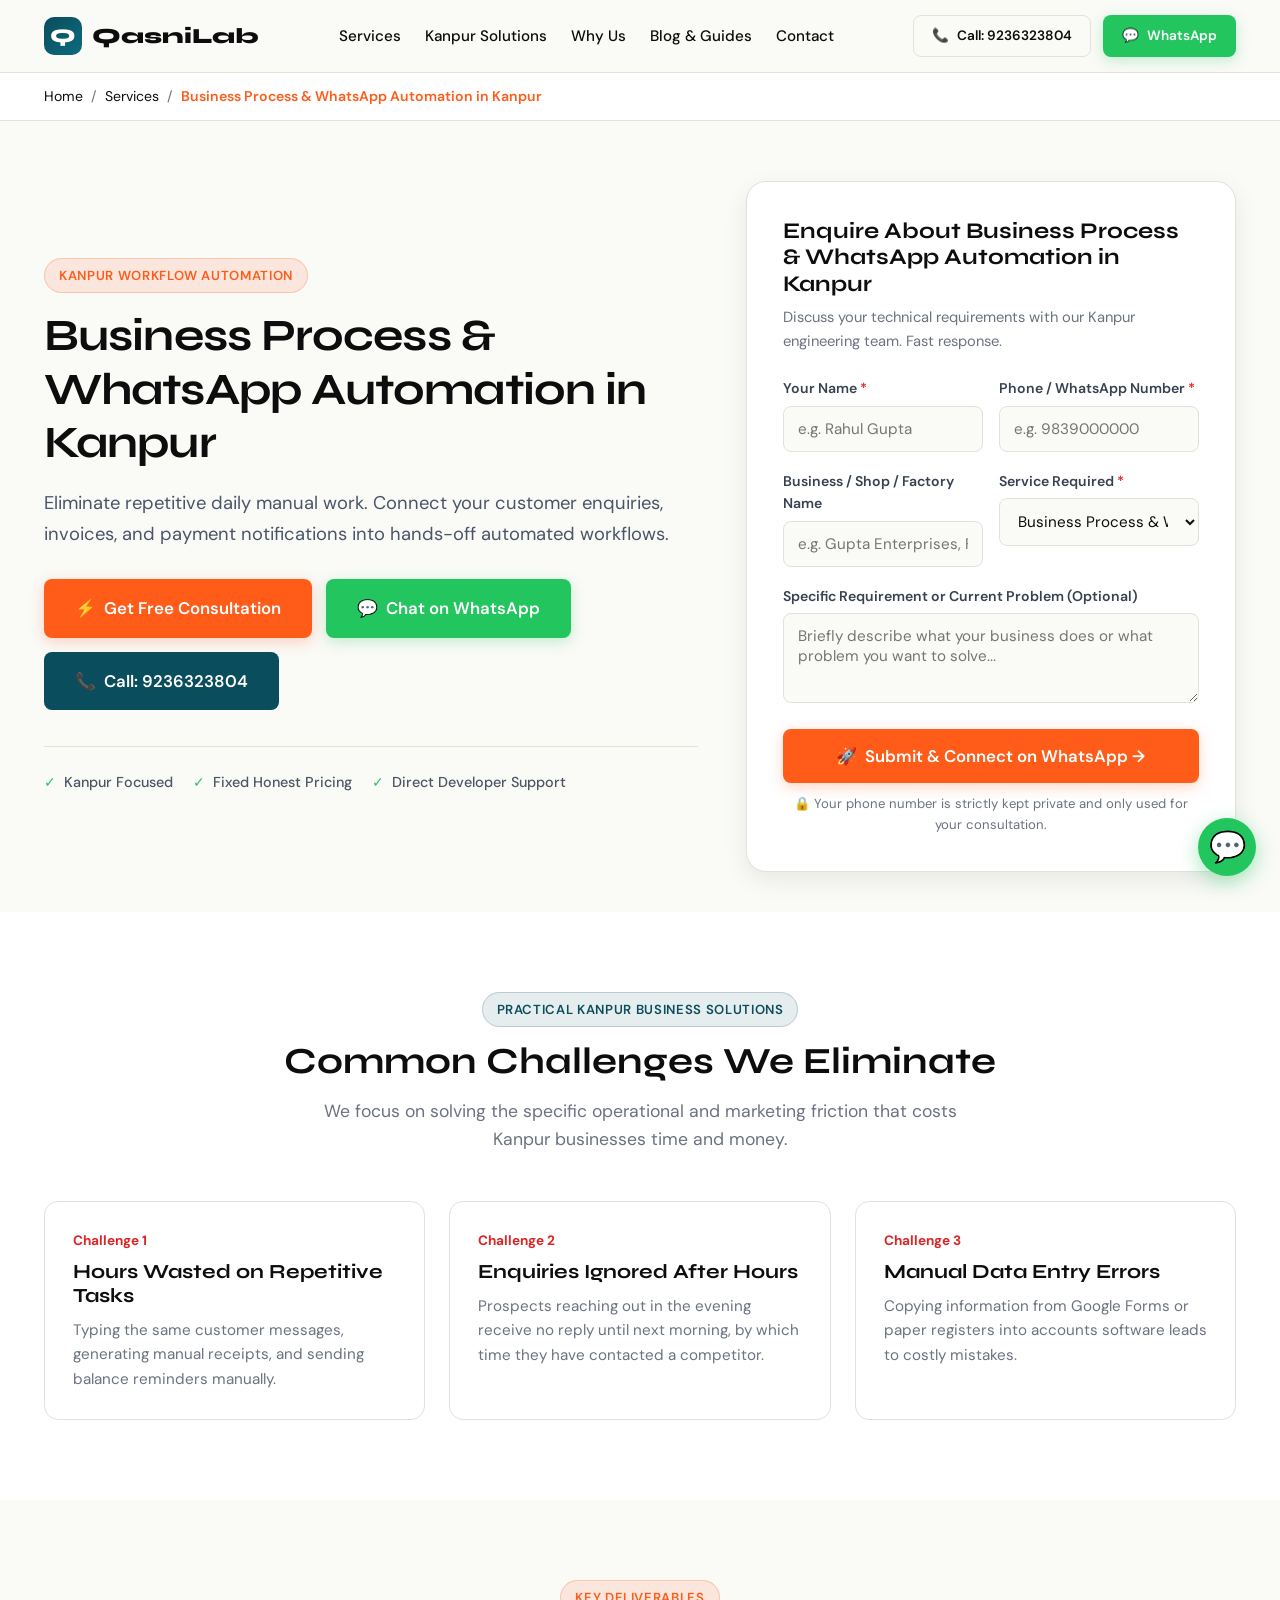
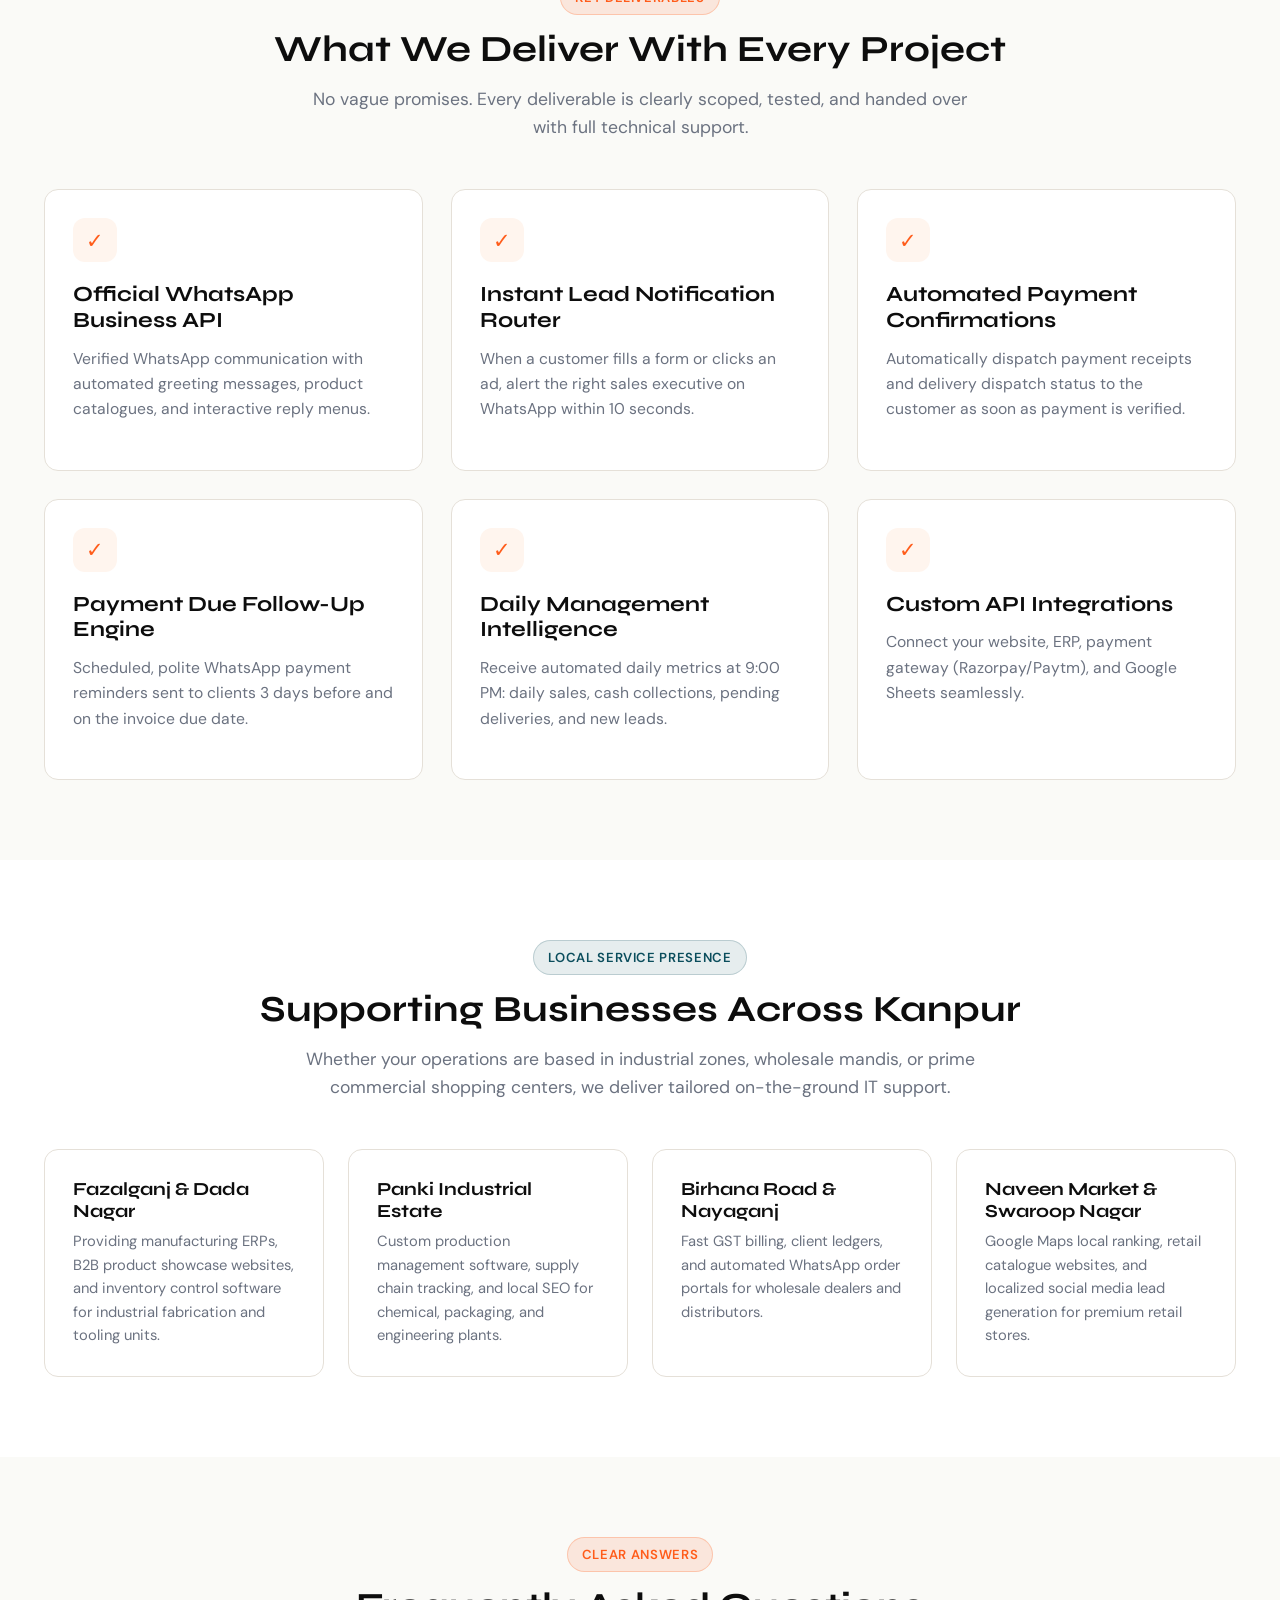
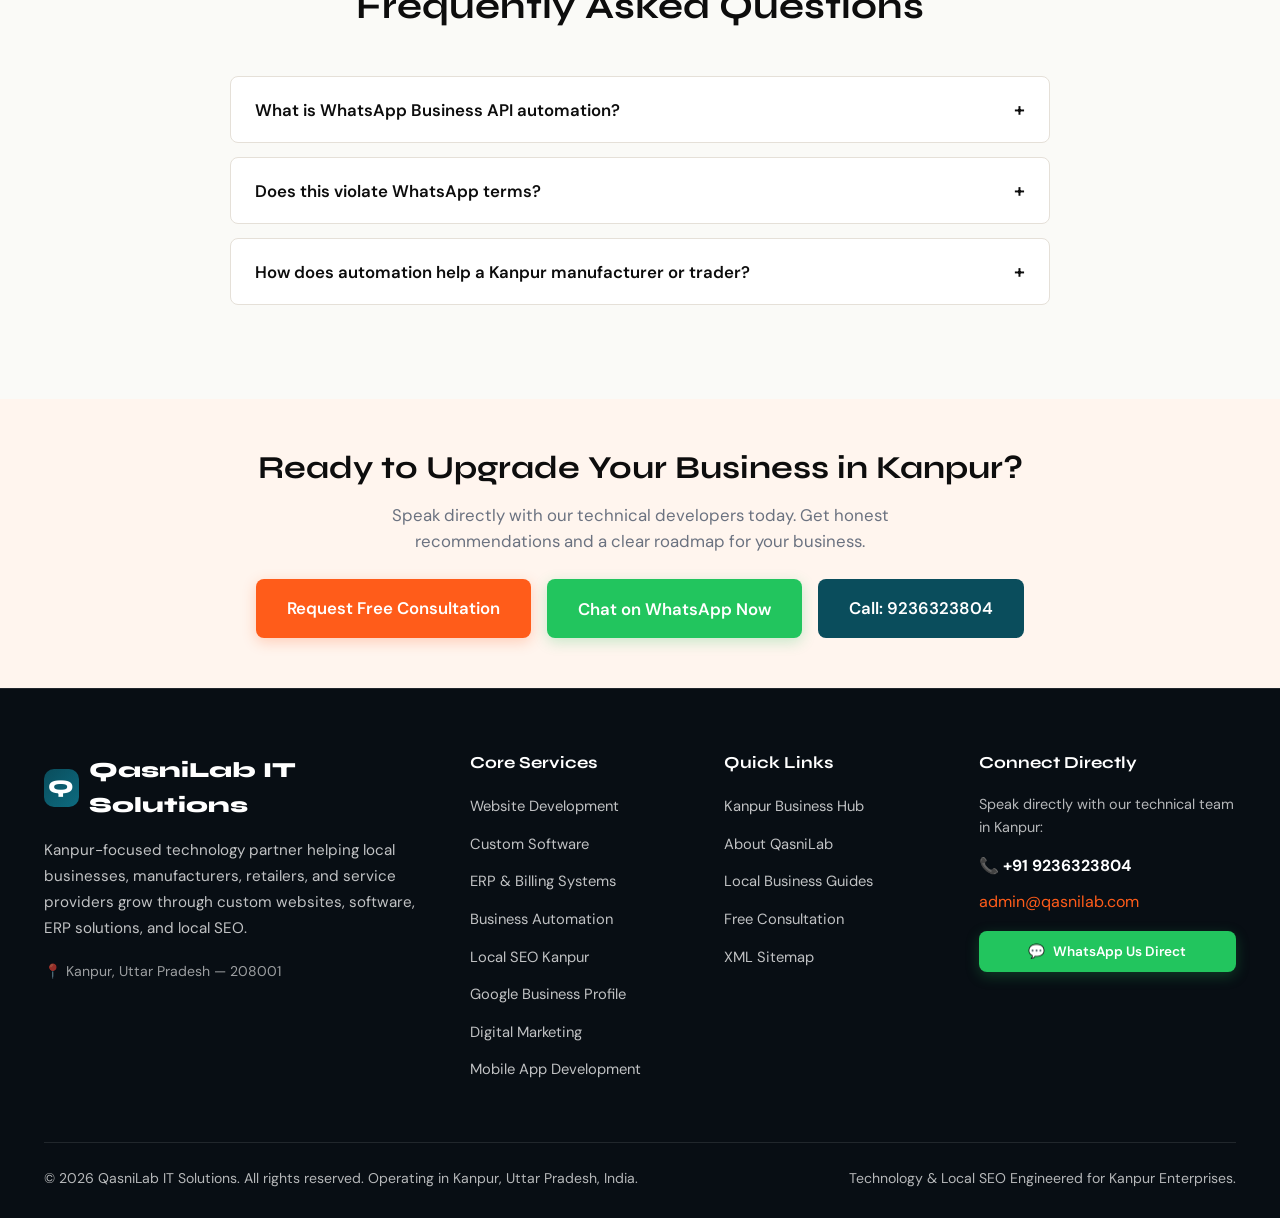
<file: services/business-automation/index.html>
<!DOCTYPE html>
<html lang="en-IN">
<head>
  <meta charset="UTF-8">
  <meta name="viewport" content="width=device-width, initial-scale=1.0">
  <title>Business Process Automation in Kanpur | WhatsApp API & Workflows</title>
  <meta name="description" content="Automate manual business tasks in Kanpur. Official WhatsApp Business API, automatic payment receipts, lead routing, and daily automated reporting.">
  <link rel="canonical" href="https://www.qasnilab.online/services/business-automation/">
  <meta name="robots" content="index, follow, max-image-preview:large">

  <!-- Open Graph -->
  <meta property="og:locale" content="en_IN">
  <meta property="og:type" content="article">
  <meta property="og:title" content="Business Process Automation in Kanpur | WhatsApp API & Workflows">
  <meta property="og:description" content="Automate manual business tasks in Kanpur. Official WhatsApp Business API, automatic payment receipts, lead routing, and daily automated reporting.">
  <meta property="og:url" content="https://www.qasnilab.online/services/business-automation/">
  <meta property="og:site_name" content="QasniLab IT Solutions">

  <!-- Twitter / X -->
  <meta name="twitter:card" content="summary_large_image">
  <meta name="twitter:title" content="Business Process Automation in Kanpur | WhatsApp API & Workflows">
  <meta name="twitter:description" content="Automate manual business tasks in Kanpur. Official WhatsApp Business API, automatic payment receipts, lead routing, and daily automated reporting.">

  <!-- Google Fonts Preconnect -->
  <link rel="preconnect" href="https://fonts.googleapis.com">
  <link rel="preconnect" href="https://fonts.gstatic.com" crossorigin>
  <link href="https://fonts.googleapis.com/css2?family=DM+Sans:ital,opsz,wght@0,9..40,400..700;1,9..40,400..700&family=Syne:wght@600;700;800&display=swap" rel="stylesheet">

  <!-- Stylesheet -->
  
  <style id="main-styles">
/* ==========================================================================
   QASNILAB IT SOLUTIONS — Master Stylesheet
   Designed for High-Converting Local Business Lead Generation (Kanpur, UP)
   ========================================================================== */

:root {
  --ink: #0D0D0D;
  --paper: #FAFAF7;
  --orange: #FF5C1A;
  --orange-light: #FF7A40;
  --teal: #0A4D5C;
  --teal-mid: #0D6B80;
  --cream: #FFF5EE;
  --muted: #6B7280;
  --border: #E5E0D8;
  --white: #FFFFFF;
  --green: #22C55E;
  --green-dark: #16A34A;
  --dark-bg: #080E14;
  --dark-surface: #111A24;
  --dark-border: rgba(255, 255, 255, 0.1);
  --font-display: 'Syne', -apple-system, BlinkMacSystemFont, "Segoe UI", Roboto, sans-serif;
  --font-body: 'DM Sans', -apple-system, BlinkMacSystemFont, "Segoe UI", Roboto, sans-serif;
  --shadow-sm: 0 2px 8px rgba(0,0,0,0.05);
  --shadow-md: 0 8px 24px rgba(0,0,0,0.08);
  --shadow-lg: 0 16px 40px rgba(0,0,0,0.12);
  --radius-sm: 8px;
  --radius-md: 14px;
  --radius-lg: 20px;
}

*, *::before, *::after {
  box-sizing: border-box;
  margin: 0;
  padding: 0;
}

html {
  scroll-behavior: smooth;
  font-size: 16px;
}

body {
  font-family: var(--font-body);
  background: var(--paper);
  color: var(--ink);
  line-height: 1.6;
  -webkit-font-smoothing: antialiased;
  overflow-x: hidden;
  padding-bottom: 70px; /* Space for mobile sticky dock */
}

@media (min-width: 769px) {
  body {
    padding-bottom: 0;
  }
}

a {
  color: inherit;
  text-decoration: none;
}

img {
  max-width: 100%;
  height: auto;
  display: block;
}

/* ==========================================================================
   Typography & Utility Classes
   ========================================================================== */
h1, h2, h3, h4, .font-display {
  font-family: var(--font-display);
  font-weight: 700;
  line-height: 1.2;
}

.container {
  width: 100%;
  max-width: 1240px;
  margin: 0 auto;
  padding: 0 24px;
}

.text-center { text-align: center; }
.text-orange { color: var(--orange); }
.text-teal { color: var(--teal); }
.text-muted { color: var(--muted); }

.badge {
  display: inline-flex;
  align-items: center;
  gap: 6px;
  padding: 6px 14px;
  border-radius: 999px;
  font-size: 0.82rem;
  font-weight: 600;
  text-transform: uppercase;
  letter-spacing: 0.05em;
}

.badge-orange {
  background: rgba(255, 92, 26, 0.12);
  color: var(--orange);
  border: 1px solid rgba(255, 92, 26, 0.25);
}

.badge-teal {
  background: rgba(10, 77, 92, 0.1);
  color: var(--teal);
  border: 1px solid rgba(10, 77, 92, 0.2);
}

.badge-dark {
  background: rgba(255, 255, 255, 0.1);
  color: #fff;
  border: 1px solid var(--dark-border);
}

.section {
  padding: 80px 0;
}

@media (max-width: 768px) {
  .section {
    padding: 50px 0;
  }
}

.section-header {
  margin-bottom: 48px;
}

.section-title {
  font-size: 2.3rem;
  margin-top: 12px;
  color: var(--ink);
}

.section-desc {
  font-size: 1.1rem;
  color: var(--muted);
  max-width: 680px;
  margin: 14px auto 0;
}

/* ==========================================================================
   Buttons
   ========================================================================== */
.btn {
  display: inline-flex;
  align-items: center;
  justify-content: center;
  gap: 8px;
  padding: 13px 24px;
  border-radius: var(--radius-sm);
  font-family: var(--font-body);
  font-size: 0.95rem;
  font-weight: 600;
  cursor: pointer;
  transition: all 0.25s ease;
  border: 1px solid transparent;
  white-space: nowrap;
}

.btn:hover {
  transform: translateY(-2px);
}

.btn-primary {
  background: var(--orange);
  color: #fff;
  box-shadow: 0 4px 14px rgba(255, 92, 26, 0.25);
}
.btn-primary:hover {
  background: var(--orange-light);
  box-shadow: 0 6px 20px rgba(255, 92, 26, 0.35);
}

.btn-whatsapp {
  background: var(--green);
  color: #fff;
  box-shadow: 0 4px 14px rgba(34, 197, 94, 0.25);
}
.btn-whatsapp:hover {
  background: var(--green-dark);
  box-shadow: 0 6px 20px rgba(34, 197, 94, 0.35);
}

.btn-outline {
  background: transparent;
  border-color: var(--border);
  color: var(--ink);
}
.btn-outline:hover {
  background: var(--white);
  border-color: var(--ink);
}

.btn-call {
  background: var(--teal);
  color: #fff;
}
.btn-call:hover {
  background: var(--teal-mid);
}

.btn-sm {
  padding: 9px 18px;
  font-size: 0.85rem;
}

.btn-lg {
  padding: 15px 30px;
  font-size: 1.05rem;
}

/* ==========================================================================
   Navigation
   ========================================================================== */
.site-nav {
  position: sticky;
  top: 0;
  z-index: 1000;
  background: rgba(250, 250, 247, 0.95);
  backdrop-filter: blur(12px);
  border-bottom: 1px solid var(--border);
  transition: all 0.3s ease;
}

.nav-inner {
  display: flex;
  align-items: center;
  justify-content: space-between;
  height: 72px;
}

.brand-logo {
  display: flex;
  align-items: center;
  gap: 10px;
  font-family: var(--font-display);
  font-size: 1.35rem;
  font-weight: 800;
  color: var(--ink);
}

.brand-icon {
  width: 38px;
  height: 38px;
  background: linear-gradient(135deg, var(--teal), var(--teal-mid));
  color: #fff;
  border-radius: 10px;
  display: flex;
  align-items: center;
  justify-content: center;
  font-weight: 800;
  font-size: 1.2rem;
}

.nav-links {
  display: flex;
  align-items: center;
  gap: 24px;
  list-style: none;
}

.nav-links a {
  font-size: 0.95rem;
  font-weight: 500;
  color: var(--ink);
  transition: color 0.2s;
}

.nav-links a:hover, .nav-links a.active {
  color: var(--orange);
}

.nav-cta {
  display: flex;
  align-items: center;
  gap: 12px;
}

.menu-toggle {
  display: none;
  background: none;
  border: none;
  cursor: pointer;
  padding: 8px;
  color: var(--ink);
}

@media (max-width: 992px) {
  .nav-links {
    display: none;
    position: absolute;
    top: 72px;
    left: 0;
    right: 0;
    background: var(--white);
    flex-direction: column;
    padding: 24px;
    border-bottom: 1px solid var(--border);
    box-shadow: var(--shadow-md);
    gap: 16px;
  }
  .nav-links.show {
    display: flex;
  }
  .menu-toggle {
    display: block;
  }
  .nav-cta .btn-consult {
    display: none;
  }
}

/* ==========================================================================
   Hero Section
   ========================================================================== */
.hero {
  padding: 80px 0 60px;
  position: relative;
  overflow: hidden;
}

.hero-grid {
  display: grid;
  grid-template-columns: 1.2fr 0.9fr;
  gap: 48px;
  align-items: center;
}

.hero-content h1 {
  font-size: 3.1rem;
  letter-spacing: -0.02em;
  margin: 18px 0;
  color: var(--ink);
}

.hero-content h1 span {
  color: var(--orange);
}

.hero-content p {
  font-size: 1.2rem;
  color: #4A5568;
  line-height: 1.7;
  margin-bottom: 28px;
}

.hero-actions {
  display: flex;
  flex-wrap: wrap;
  gap: 14px;
  margin-bottom: 36px;
}

.hero-trust-badges {
  display: flex;
  flex-wrap: wrap;
  gap: 20px;
  padding-top: 24px;
  border-top: 1px solid var(--border);
}

.trust-item {
  display: flex;
  align-items: center;
  gap: 8px;
  font-size: 0.9rem;
  color: #4B5563;
  font-weight: 500;
}

.trust-item svg, .trust-item .icon {
  color: var(--green);
}

@media (max-width: 992px) {
  .hero-grid {
    grid-template-columns: 1fr;
    gap: 40px;
  }
  .hero-content h1 {
    font-size: 2.3rem;
  }
  .hero {
    padding: 40px 0;
  }
}

/* ==========================================================================
   Problem & Solution Grid
   ========================================================================== */
.problem-grid {
  display: grid;
  grid-template-columns: repeat(auto-fit, minmax(280px, 1fr));
  gap: 24px;
}

.problem-card {
  background: var(--white);
  border: 1px solid var(--border);
  border-radius: var(--radius-md);
  padding: 28px;
  position: relative;
  transition: transform 0.25s, box-shadow 0.25s;
}

.problem-card:hover {
  transform: translateY(-4px);
  box-shadow: var(--shadow-md);
}

.problem-tag {
  color: #DC2626;
  font-weight: 700;
  font-size: 0.85rem;
  margin-bottom: 8px;
  display: flex;
  align-items: center;
  gap: 6px;
}

.problem-card h3 {
  font-size: 1.25rem;
  margin-bottom: 10px;
}

.solution-box {
  margin-top: 18px;
  padding-top: 14px;
  border-top: 1px dashed var(--border);
  font-size: 0.92rem;
  color: var(--teal);
  font-weight: 500;
}

/* ==========================================================================
   Service Matrix & Cards
   ========================================================================== */
.services-grid {
  display: grid;
  grid-template-columns: repeat(auto-fill, minmax(340px, 1fr));
  gap: 28px;
}

.service-card {
  background: var(--white);
  border: 1px solid var(--border);
  border-radius: var(--radius-md);
  padding: 32px;
  display: flex;
  flex-direction: column;
  transition: all 0.25s ease;
  position: relative;
}

.service-card:hover {
  transform: translateY(-5px);
  box-shadow: var(--shadow-lg);
  border-color: var(--orange);
}

.service-icon-box {
  width: 52px;
  height: 52px;
  border-radius: 12px;
  background: var(--cream);
  color: var(--orange);
  display: flex;
  align-items: center;
  justify-content: center;
  font-size: 1.6rem;
  margin-bottom: 20px;
}

.service-card h3 {
  font-size: 1.35rem;
  margin-bottom: 12px;
}

.service-card p {
  color: var(--muted);
  font-size: 0.98rem;
  line-height: 1.6;
  margin-bottom: 20px;
  flex-grow: 1;
}

.service-features {
  list-style: none;
  margin-bottom: 24px;
}

.service-features li {
  font-size: 0.88rem;
  color: #374151;
  padding: 4px 0;
  display: flex;
  align-items: center;
  gap: 8px;
}

.service-features li::before {
  content: "✓";
  color: var(--teal);
  font-weight: bold;
}

.service-link {
  font-weight: 600;
  font-size: 0.95rem;
  color: var(--orange);
  display: inline-flex;
  align-items: center;
  gap: 6px;
}

.service-link:hover {
  text-decoration: underline;
}

@media (max-width: 480px) {
  .services-grid {
    grid-template-columns: 1fr;
  }
}

/* ==========================================================================
   Why QasniLab & Local Trust
   ========================================================================== */
.why-grid {
  display: grid;
  grid-template-columns: repeat(auto-fit, minmax(260px, 1fr));
  gap: 24px;
}

.why-card {
  background: var(--white);
  border: 1px solid var(--border);
  border-radius: var(--radius-md);
  padding: 28px;
}

.why-card .num {
  font-family: var(--font-display);
  font-size: 2.2rem;
  font-weight: 800;
  color: var(--teal);
  margin-bottom: 12px;
}

.why-card h4 {
  font-size: 1.15rem;
  margin-bottom: 8px;
}

.why-card p {
  font-size: 0.92rem;
  color: var(--muted);
}

/* ==========================================================================
   Lead Capture Form Component
   ========================================================================== */
.lead-form-card {
  background: var(--white);
  border: 1.5px solid var(--border);
  border-radius: var(--radius-lg);
  padding: 36px;
  box-shadow: var(--shadow-md);
}

.lead-form-card.dark {
  background: var(--dark-surface);
  border-color: var(--dark-border);
  color: #fff;
}

.lead-form-title {
  font-size: 1.4rem;
  margin-bottom: 8px;
}

.lead-form-subtitle {
  color: var(--muted);
  font-size: 0.92rem;
  margin-bottom: 24px;
}

.form-group {
  margin-bottom: 18px;
}

.form-group label {
  display: block;
  font-size: 0.88rem;
  font-weight: 600;
  margin-bottom: 6px;
  color: #374151;
}

.lead-form-card.dark .form-group label {
  color: #E2E8F0;
}

.form-control {
  width: 100%;
  padding: 12px 14px;
  border: 1.5px solid var(--border);
  border-radius: var(--radius-sm);
  font-family: var(--font-body);
  font-size: 0.95rem;
  color: var(--ink);
  background: var(--paper);
  outline: none;
  transition: border-color 0.2s, box-shadow 0.2s;
}

.form-control:focus {
  border-color: var(--teal);
  box-shadow: 0 0 0 3px rgba(10, 77, 92, 0.12);
  background: #fff;
}

.form-row {
  display: grid;
  grid-template-columns: 1fr 1fr;
  gap: 16px;
}

@media (max-width: 600px) {
  .form-row {
    grid-template-columns: 1fr;
  }
}

textarea.form-control {
  min-height: 90px;
  resize: vertical;
}

.form-feedback {
  display: none;
  padding: 14px;
  border-radius: var(--radius-sm);
  margin-bottom: 18px;
  font-size: 0.92rem;
}

.form-feedback.success {
  display: block;
  background: #DCFCE7;
  color: #166534;
  border: 1px solid #86EFAC;
}

.form-feedback.error {
  display: block;
  background: #FEE2E2;
  color: #991B1B;
  border: 1px solid #FCA5A5;
}

/* ==========================================================================
   FAQ Accordion
   ========================================================================== */
.faq-list {
  max-width: 820px;
  margin: 0 auto;
}

.faq-item {
  background: var(--white);
  border: 1px solid var(--border);
  border-radius: var(--radius-sm);
  margin-bottom: 14px;
  overflow: hidden;
  transition: all 0.2s;
}

.faq-question {
  width: 100%;
  text-align: left;
  background: none;
  border: none;
  padding: 20px 24px;
  font-family: var(--font-body);
  font-size: 1.05rem;
  font-weight: 600;
  color: var(--ink);
  cursor: pointer;
  display: flex;
  justify-content: space-between;
  align-items: center;
  gap: 16px;
}

.faq-icon {
  font-size: 1.2rem;
  transition: transform 0.25s ease;
}

.faq-item.active .faq-icon {
  transform: rotate(45deg);
}

.faq-answer {
  display: none;
  padding: 0 24px 22px;
  color: #4B5563;
  font-size: 0.98rem;
  line-height: 1.7;
}

.faq-item.active .faq-answer {
  display: block;
}

/* ==========================================================================
   Local Kanpur Hub & Areas
   ========================================================================== */
.areas-pills {
  display: flex;
  flex-wrap: wrap;
  gap: 10px;
  justify-content: center;
  margin-top: 24px;
}

.area-pill {
  padding: 8px 16px;
  background: var(--white);
  border: 1px solid var(--border);
  border-radius: 999px;
  font-size: 0.88rem;
  font-weight: 500;
  color: #374151;
}

/* ==========================================================================
   Consultation Modal (10s Exit/Dwell Intent)
   ========================================================================== */
.consult-modal-backdrop {
  display: none;
  position: fixed;
  inset: 0;
  background: rgba(8, 14, 20, 0.75);
  backdrop-filter: blur(4px);
  z-index: 2000;
  align-items: center;
  justify-content: center;
  padding: 20px;
}

.consult-modal-backdrop.show {
  display: flex;
  animation: fadeIn 0.3s ease;
}

.consult-modal {
  background: var(--white);
  border-radius: var(--radius-lg);
  max-width: 520px;
  width: 100%;
  padding: 36px;
  position: relative;
  box-shadow: 0 24px 60px rgba(0,0,0,0.3);
}

.consult-modal-close {
  position: absolute;
  top: 18px;
  right: 18px;
  background: #F3F4F6;
  border: none;
  width: 34px;
  height: 34px;
  border-radius: 50%;
  cursor: pointer;
  display: flex;
  align-items: center;
  justify-content: center;
  font-size: 1.2rem;
  color: #4B5563;
}

/* ==========================================================================
   Mobile Sticky Action Dock & Floating Button
   ========================================================================== */
.mobile-action-dock {
  display: none;
}

@media (max-width: 768px) {
  .mobile-action-dock {
    display: grid;
    grid-template-columns: 1fr 1fr;
    position: fixed;
    bottom: 0;
    left: 0;
    right: 0;
    background: #fff;
    border-top: 1px solid var(--border);
    z-index: 999;
    box-shadow: 0 -4px 16px rgba(0,0,0,0.08);
  }
  .dock-btn {
    display: flex;
    align-items: center;
    justify-content: center;
    gap: 8px;
    padding: 14px 10px;
    font-weight: 700;
    font-size: 0.95rem;
    text-align: center;
  }
  .dock-btn.whatsapp {
    background: var(--green);
    color: #fff;
  }
  .dock-btn.call {
    background: var(--teal);
    color: #fff;
  }
}

.floating-whatsapp {
  position: fixed;
  bottom: 24px;
  right: 24px;
  z-index: 900;
  width: 58px;
  height: 58px;
  border-radius: 50%;
  background: var(--green);
  color: #fff;
  display: flex;
  align-items: center;
  justify-content: center;
  font-size: 30px;
  box-shadow: 0 6px 20px rgba(34, 197, 94, 0.4);
  transition: transform 0.25s ease;
}

.floating-whatsapp:hover {
  transform: scale(1.1);
}

@media (max-width: 768px) {
  .floating-whatsapp {
    display: none; /* Replaced by bottom sticky dock */
  }
}

/* ==========================================================================
   Footer
   ========================================================================== */
.site-footer {
  background: var(--dark-bg);
  color: rgba(255,255,255,0.7);
  padding: 64px 0 28px;
  border-top: 1px solid var(--dark-border);
}

.footer-grid {
  display: grid;
  grid-template-columns: 1.8fr 1fr 1fr 1.2fr;
  gap: 40px;
  margin-bottom: 48px;
}

.footer-col h4 {
  color: #fff;
  font-size: 1.05rem;
  margin-bottom: 20px;
}

.footer-links {
  list-style: none;
}

.footer-links li {
  margin-bottom: 12px;
}

.footer-links a {
  color: rgba(255,255,255,0.75);
  font-size: 0.92rem;
  transition: color 0.2s;
}

.footer-links a:hover {
  color: #fff;
}

.footer-bottom {
  border-top: 1px solid var(--dark-border);
  padding-top: 24px;
  display: flex;
  justify-content: space-between;
  align-items: center;
  font-size: 0.88rem;
}

@media (max-width: 900px) {
  .footer-grid {
    grid-template-columns: 1fr 1fr;
  }
}
@media (max-width: 600px) {
  .footer-grid {
    grid-template-columns: 1fr;
  }
  .footer-bottom {
    flex-direction: column;
    gap: 12px;
    text-align: center;
  }
}

@keyframes fadeIn {
  from { opacity: 0; transform: translateY(10px); }
  to { opacity: 1; transform: translateY(0); }
}

  </style>
<link rel="stylesheet" href="../../assets/css/style.css">

  <!-- Schema.org JSON-LD -->
  <script type="application/ld+json">
  {
  "@context": "https://schema.org",
  "@graph": [
    {
      "@type": "Service",
      "@id": "https://www.qasnilab.online/services/business-automation/#service",
      "name": "Business Process & WhatsApp Automation in Kanpur",
      "description": "Automate manual business tasks in Kanpur. Official WhatsApp Business API, automatic payment receipts, lead routing, and daily automated reporting.",
      "provider": {
        "@type": "LocalBusiness",
        "name": "QasniLab IT Solutions",
        "url": "https://www.qasnilab.online/",
        "telephone": "+91 9236323804",
        "address": {
          "@type": "PostalAddress",
          "addressLocality": "Kanpur",
          "addressRegion": "Uttar Pradesh",
          "postalCode": "208001",
          "addressCountry": "IN"
        }
      },
      "areaServed": {
        "@type": "City",
        "name": "Kanpur"
      }
    },
    {
      "@type": "BreadcrumbList",
      "@id": "https://www.qasnilab.online/services/business-automation/#breadcrumbs",
      "itemListElement": [
        {
          "@type": "ListItem",
          "position": 1,
          "name": "Home",
          "item": "https://www.qasnilab.online/"
        },
        {
          "@type": "ListItem",
          "position": 2,
          "name": "Services",
          "item": "https://www.qasnilab.online/#services"
        },
        {
          "@type": "ListItem",
          "position": 3,
          "name": "Business Process & WhatsApp Automation in Kanpur",
          "item": "https://www.qasnilab.online/services/business-automation/"
        }
      ]
    },
    {
      "@type": "FAQPage",
      "@id": "https://www.qasnilab.online/services/business-automation/#faq",
      "mainEntity": [
        {
          "@type": "Question",
          "name": "What is WhatsApp Business API automation?",
          "acceptedAnswer": {
            "@type": "Answer",
            "text": "It allows your business to send automated, verified transactional messages, interactive menu bots, and order alerts to customers 24/7 without manual intervention."
          }
        },
        {
          "@type": "Question",
          "name": "Does this violate WhatsApp terms?",
          "acceptedAnswer": {
            "@type": "Answer",
            "text": "No. We use official WhatsApp Business API gateways with pre-approved template messages in full compliance with Meta policies."
          }
        },
        {
          "@type": "Question",
          "name": "How does automation help a Kanpur manufacturer or trader?",
          "acceptedAnswer": {
            "@type": "Answer",
            "text": "It reduces staff overhead, prevents lead leakage, ensures timely debtor payment collections, and keeps customers informed without constant phone calls."
          }
        }
      ]
    }
  ]
}
  </script>
  <link rel="icon" type="image/svg+xml" href="../../favicon.svg">
  <link rel="alternate icon" type="image/x-icon" href="../../favicon.ico">
</head>
<body>

  
  <!-- Site Navigation -->
  <header class="site-nav">
    <div class="container nav-inner">
      <a href="../../index.html" class="brand-logo" aria-label="QasniLab Home">
        <div class="brand-icon">Q</div>
        <span>QasniLab</span>
      </a>
      <nav aria-label="Primary Navigation">
        <ul class="nav-links">
          <li><a href="../../index.html#services">Services</a></li>
          <li><a href="../../kanpur/index.html">Kanpur Solutions</a></li>
          <li><a href="../../about/index.html">Why Us</a></li>
          <li><a href="../../blog/index.html">Blog & Guides</a></li>
          <li><a href="../../contact/index.html">Contact</a></li>
        </ul>
      </nav>
      <div class="nav-cta">
        <a href="tel:+919236323804" class="btn btn-outline btn-sm" aria-label="Call QasniLab">
          <span>📞</span> Call: 9236323804
        </a>
        <a href="https://wa.me/919236323804?text=Hello%20QasniLab%2C%20I%20need%20a%20consultation%20for%20my%20business%20in%20Kanpur." target="_blank" rel="noopener noreferrer" class="btn btn-whatsapp btn-sm btn-consult" aria-label="Chat on WhatsApp">
          <span>💬</span> WhatsApp
        </a>
        <button class="menu-toggle" aria-label="Toggle navigation menu" aria-expanded="false">
          <svg width="24" height="24" viewBox="0 0 24 24" fill="none" stroke="currentColor" stroke-width="2" stroke-linecap="round" stroke-linejoin="round"><line x1="3" y1="12" x2="21" y2="12"></line><line x1="3" y1="6" x2="21" y2="6"></line><line x1="3" y1="18" x2="21" y2="18"></line></svg>
        </button>
      </div>
    </div>
  </header>

  <main id="main-content">
    <!-- Breadcrumbs -->
    <div style="background:var(--white); border-bottom:1px solid var(--border); padding:12px 0;">
      <div class="container">
        <nav aria-label="Breadcrumbs" style="font-size:0.88rem; color:var(--muted);">
          <a href="../../index.html" style="color:var(--ink);">Home</a> &nbsp;/&nbsp;
          <a href="../../index.html#services" style="color:var(--ink);">Services</a> &nbsp;/&nbsp;
          <span style="color:var(--orange); font-weight:600;">Business Process & WhatsApp Automation in Kanpur</span>
        </nav>
      </div>
    </div>

    <!-- Above-The-Fold Hero Section -->
    <section class="hero" style="padding:60px 0 40px;">
      <div class="container">
        <div class="hero-grid">
          <div class="hero-content">
            <span class="badge badge-orange">Kanpur Workflow Automation</span>
            <h1 style="font-size:2.8rem; margin:16px 0 18px; line-height:1.2;">Business Process & WhatsApp Automation in Kanpur</h1>
            <p style="font-size:1.15rem; color:#4A5568; margin-bottom:28px;">
              Eliminate repetitive daily manual work. Connect your customer enquiries, invoices, and payment notifications into hands-off automated workflows.
            </p>
            <div class="hero-actions">
              <a href="#service-lead-form" class="btn btn-primary btn-lg">
                <span>⚡</span> Get Free Consultation
              </a>
              <button onclick="openServiceWhatsApp('automation')" class="btn btn-whatsapp btn-lg">
                <span>💬</span> Chat on WhatsApp
              </button>
              <a href="tel:+919236323804" class="btn btn-call btn-lg">
                <span>📞</span> Call: 9236323804
              </a>
            </div>
            <div class="hero-trust-badges">
              <div class="trust-item"><span class="icon">✓</span> Kanpur Focused</div>
              <div class="trust-item"><span class="icon">✓</span> Fixed Honest Pricing</div>
              <div class="trust-item"><span class="icon">✓</span> Direct Developer Support</div>
            </div>
          </div>

          <div class="hero-form-box" id="service-lead-form">
            
  <div class="lead-form-card" id="lead-form-section">
    <h3 class="lead-form-title">Enquire About Business Process & WhatsApp Automation in Kanpur</h3>
    <p class="lead-form-subtitle">Discuss your technical requirements with our Kanpur engineering team. Fast response.</p>

    <div class="form-feedback" role="alert"></div>

    <form class="lead-capture-form" novalidate>
      <!-- Bot honeypot -->
      <input type="text" name="b_company_field" style="display:none;" tabindex="-1" autocomplete="off">

      <div class="form-row">
        <div class="form-group">
          <label for="fullName">Your Name <span style="color:#DC2626;">*</span></label>
          <input type="text" id="fullName" name="full_name" class="form-control" placeholder="e.g. Rahul Gupta" required>
        </div>
        <div class="form-group">
          <label for="phone">Phone / WhatsApp Number <span style="color:#DC2626;">*</span></label>
          <input type="tel" id="phone" name="phone" class="form-control" placeholder="e.g. 9839000000" required>
        </div>
      </div>

      <div class="form-row">
        <div class="form-group">
          <label for="bizName">Business / Shop / Factory Name</label>
          <input type="text" id="bizName" name="business_name" class="form-control" placeholder="e.g. Gupta Enterprises, Fazalganj">
        </div>
        <div class="form-group">
          <label for="serviceReq">Service Required <span style="color:#DC2626;">*</span></label>
          <select id="serviceReq" name="service_required" class="form-control" required>
            <option value="">— Select Required Service —</option>
            <option value="Website Development" >Website Development (Business / Catalogue / E-commerce)</option><option value="Custom Software" >Custom Software Development</option><option value="ERP & Billing Software" >ERP / Billing & Inventory Software</option><option value="Business Automation" selected>Business Process & WhatsApp Automation</option><option value="Local SEO Kanpur" >Local SEO & Google Search Visibility</option><option value="Google Business Profile" >Google Business Profile (Maps) Optimization</option><option value="Digital Marketing" >Digital Marketing & Ads Management</option><option value="Mobile App Development" >Mobile App Development (Android / iOS)</option><option value="General Consultation" >Other / Not Sure (Need Technical Suggestion)</option>
          </select>
        </div>
      </div>

      <div class="form-group">
        <label for="message">Specific Requirement or Current Problem (Optional)</label>
        <textarea id="message" name="message" class="form-control" placeholder="Briefly describe what your business does or what problem you want to solve..."></textarea>
      </div>

      <button type="submit" class="btn btn-primary btn-lg" style="width:100%;">
        <span>🚀</span> Submit & Connect on WhatsApp →
      </button>
      <p style="font-size:0.82rem; color:var(--muted); text-align:center; margin-top:10px;">
        🔒 Your phone number is strictly kept private and only used for your consultation.
      </p>
    </form>
  </div>
          </div>
        </div>
      </div>
    </section>

    <!-- Specific Problems Solved Section -->
    <section class="section" style="background:var(--white);" aria-label="Problems We Solve">
      <div class="container">
        <div class="section-header text-center">
          <span class="badge badge-teal">Practical Kanpur Business Solutions</span>
          <h2 class="section-title">Common Challenges We Eliminate</h2>
          <p class="section-desc">
            We focus on solving the specific operational and marketing friction that costs Kanpur businesses time and money.
          </p>
        </div>

        <div class="problem-grid">
          
          <div class="problem-card">
            <div class="problem-tag">Challenge 1</div>
            <h3>Hours Wasted on Repetitive Tasks</h3>
            <p style="color:var(--muted); font-size:0.95rem; line-height:1.6;">Typing the same customer messages, generating manual receipts, and sending balance reminders manually.</p>
          </div>
          <div class="problem-card">
            <div class="problem-tag">Challenge 2</div>
            <h3>Enquiries Ignored After Hours</h3>
            <p style="color:var(--muted); font-size:0.95rem; line-height:1.6;">Prospects reaching out in the evening receive no reply until next morning, by which time they have contacted a competitor.</p>
          </div>
          <div class="problem-card">
            <div class="problem-tag">Challenge 3</div>
            <h3>Manual Data Entry Errors</h3>
            <p style="color:var(--muted); font-size:0.95rem; line-height:1.6;">Copying information from Google Forms or paper registers into accounts software leads to costly mistakes.</p>
          </div>
        </div>
      </div>
    </section>

    <!-- Core Features & Deliverables Section -->
    <section class="section" aria-label="Deliverables">
      <div class="container">
        <div class="section-header text-center">
          <span class="badge badge-orange">Key Deliverables</span>
          <h2 class="section-title">What We Deliver With Every Project</h2>
          <p class="section-desc">
            No vague promises. Every deliverable is clearly scoped, tested, and handed over with full technical support.
          </p>
        </div>

        <div class="services-grid">
          
          <div class="service-card" style="padding:28px;">
            <div class="service-icon-box" style="width:44px; height:44px; font-size:1.3rem;">✓</div>
            <h3>Official WhatsApp Business API</h3>
            <p>Verified WhatsApp communication with automated greeting messages, product catalogues, and interactive reply menus.</p>
          </div>
          <div class="service-card" style="padding:28px;">
            <div class="service-icon-box" style="width:44px; height:44px; font-size:1.3rem;">✓</div>
            <h3>Instant Lead Notification Router</h3>
            <p>When a customer fills a form or clicks an ad, alert the right sales executive on WhatsApp within 10 seconds.</p>
          </div>
          <div class="service-card" style="padding:28px;">
            <div class="service-icon-box" style="width:44px; height:44px; font-size:1.3rem;">✓</div>
            <h3>Automated Payment Confirmations</h3>
            <p>Automatically dispatch payment receipts and delivery dispatch status to the customer as soon as payment is verified.</p>
          </div>
          <div class="service-card" style="padding:28px;">
            <div class="service-icon-box" style="width:44px; height:44px; font-size:1.3rem;">✓</div>
            <h3>Payment Due Follow-Up Engine</h3>
            <p>Scheduled, polite WhatsApp payment reminders sent to clients 3 days before and on the invoice due date.</p>
          </div>
          <div class="service-card" style="padding:28px;">
            <div class="service-icon-box" style="width:44px; height:44px; font-size:1.3rem;">✓</div>
            <h3>Daily Management Intelligence</h3>
            <p>Receive automated daily metrics at 9:00 PM: daily sales, cash collections, pending deliveries, and new leads.</p>
          </div>
          <div class="service-card" style="padding:28px;">
            <div class="service-icon-box" style="width:44px; height:44px; font-size:1.3rem;">✓</div>
            <h3>Custom API Integrations</h3>
            <p>Connect your website, ERP, payment gateway (Razorpay/Paytm), and Google Sheets seamlessly.</p>
          </div>
        </div>
      </div>
    </section>

    <!-- Local Kanpur Commercial Hubs Section -->
    <section class="section" style="background:var(--white);" aria-label="Kanpur Local Coverage">
      <div class="container">
        <div class="section-header text-center">
          <span class="badge badge-teal">Local Service Presence</span>
          <h2 class="section-title">Supporting Businesses Across Kanpur</h2>
          <p class="section-desc">
            Whether your operations are based in industrial zones, wholesale mandis, or prime commercial shopping centers, we deliver tailored on-the-ground IT support.
          </p>
        </div>

        <div class="why-grid">
          <div class="why-card">
            <h4>Fazalganj & Dada Nagar</h4>
            <p>Providing manufacturing ERPs, B2B product showcase websites, and inventory control software for industrial fabrication and tooling units.</p>
          </div>
          <div class="why-card">
            <h4>Panki Industrial Estate</h4>
            <p>Custom production management software, supply chain tracking, and local SEO for chemical, packaging, and engineering plants.</p>
          </div>
          <div class="why-card">
            <h4>Birhana Road & Nayaganj</h4>
            <p>Fast GST billing, client ledgers, and automated WhatsApp order portals for wholesale dealers and distributors.</p>
          </div>
          <div class="why-card">
            <h4>Naveen Market & Swaroop Nagar</h4>
            <p>Google Maps local ranking, retail catalogue websites, and localized social media lead generation for premium retail stores.</p>
          </div>
        </div>
      </div>
    </section>

    <!-- FAQ Section -->
    <section class="section" aria-label="Frequently Asked Questions">
      <div class="container">
        <div class="section-header text-center">
          <span class="badge badge-orange">Clear Answers</span>
          <h2 class="section-title">Frequently Asked Questions</h2>
        </div>

        <div class="faq-list">
          
          <div class="faq-item">
            <button class="faq-question" aria-expanded="false">
              <span>What is WhatsApp Business API automation?</span>
              <span class="faq-icon">+</span>
            </button>
            <div class="faq-answer">
              It allows your business to send automated, verified transactional messages, interactive menu bots, and order alerts to customers 24/7 without manual intervention.
            </div>
          </div>
          <div class="faq-item">
            <button class="faq-question" aria-expanded="false">
              <span>Does this violate WhatsApp terms?</span>
              <span class="faq-icon">+</span>
            </button>
            <div class="faq-answer">
              No. We use official WhatsApp Business API gateways with pre-approved template messages in full compliance with Meta policies.
            </div>
          </div>
          <div class="faq-item">
            <button class="faq-question" aria-expanded="false">
              <span>How does automation help a Kanpur manufacturer or trader?</span>
              <span class="faq-icon">+</span>
            </button>
            <div class="faq-answer">
              It reduces staff overhead, prevents lead leakage, ensures timely debtor payment collections, and keeps customers informed without constant phone calls.
            </div>
          </div>
        </div>
      </div>
    </section>

    <!-- Bottom CTA Banner -->
    <section class="section" style="background:var(--cream); padding:50px 0;" aria-label="Quick Action">
      <div class="container text-center">
        <h2 style="font-size:2rem; margin-bottom:14px;">Ready to Upgrade Your Business in Kanpur?</h2>
        <p style="color:var(--muted); font-size:1.05rem; margin-bottom:24px; max-width:600px; margin-left:auto; margin-right:auto;">
          Speak directly with our technical developers today. Get honest recommendations and a clear roadmap for your business.
        </p>
        <div style="display:flex; justify-content:center; gap:16px; flex-wrap:wrap;">
          <a href="#service-lead-form" class="btn btn-primary btn-lg">Request Free Consultation</a>
          <button onclick="openServiceWhatsApp('automation')" class="btn btn-whatsapp btn-lg">Chat on WhatsApp Now</button>
          <a href="tel:+919236323804" class="btn btn-call btn-lg">Call: 9236323804</a>
        </div>
      </div>
    </section>
  </main>

  
  <!-- Site Footer -->
  <footer class="site-footer">
    <div class="container">
      <div class="footer-grid">
        <div class="footer-col">
          <div class="brand-logo" style="color:#fff; margin-bottom:16px;">
            <div class="brand-icon">Q</div>
            <span>QasniLab IT Solutions</span>
          </div>
          <p style="font-size:0.95rem; line-height:1.7; margin-bottom:18px; color:rgba(255,255,255,0.75);">
            Kanpur-focused technology partner helping local businesses, manufacturers, retailers, and service providers grow through custom websites, software, ERP solutions, and local SEO.
          </p>
          <p style="font-size:0.88rem; color:rgba(255,255,255,0.6);">
            📍 Kanpur, Uttar Pradesh — 208001
          </p>
        </div>

        <div class="footer-col">
          <h4>Core Services</h4>
          <ul class="footer-links">
            <li><a href="../../services/website-development/index.html">Website Development</a></li>
            <li><a href="../../services/software-development/index.html">Custom Software</a></li>
            <li><a href="../../services/erp-software/index.html">ERP & Billing Systems</a></li>
            <li><a href="../../services/business-automation/index.html">Business Automation</a></li>
            <li><a href="../../services/local-seo/index.html">Local SEO Kanpur</a></li>
            <li><a href="../../services/google-business-profile/index.html">Google Business Profile</a></li>
            <li><a href="../../services/digital-marketing/index.html">Digital Marketing</a></li>
            <li><a href="../../services/mobile-app-development/index.html">Mobile App Development</a></li>
          </ul>
        </div>

        <div class="footer-col">
          <h4>Quick Links</h4>
          <ul class="footer-links">
            <li><a href="../../kanpur/index.html">Kanpur Business Hub</a></li>
            <li><a href="../../about/index.html">About QasniLab</a></li>
            <li><a href="../../blog/index.html">Local Business Guides</a></li>
            <li><a href="../../contact/index.html">Free Consultation</a></li>
            <li><a href="../../sitemap.xml">XML Sitemap</a></li>
          </ul>
        </div>

        <div class="footer-col">
          <h4>Connect Directly</h4>
          <p style="font-size:0.9rem; margin-bottom:14px;">Speak directly with our technical team in Kanpur:</p>
          <p style="margin-bottom:10px;">
            <a href="tel:+919236323804" style="color:#fff; font-weight:700;">📞 +91 9236323804</a>
          </p>
          <p style="margin-bottom:16px;">
            <a href="mailto:admin@qasnilab.com" style="color:var(--orange);">admin@qasnilab.com</a>
          </p>
          <a href="https://wa.me/919236323804?text=Hello%20QasniLab%2C%20I%20want%20to%20discuss%20a%20project%20for%20my%20Kanpur%20business." target="_blank" rel="noopener noreferrer" class="btn btn-whatsapp btn-sm" style="width:100%;">
            <span>💬</span> WhatsApp Us Direct
          </a>
        </div>
      </div>

      <div class="footer-bottom">
        <p>&copy; 2026 QasniLab IT Solutions. All rights reserved. Operating in Kanpur, Uttar Pradesh, India.</p>
        <p>Technology & Local SEO Engineered for Kanpur Enterprises.</p>
      </div>
    </div>
  </footer>

  <!-- Mobile Sticky Dock -->
  <div class="mobile-action-dock" aria-label="Mobile quick actions">
    <a href="tel:+919236323804" class="dock-btn call">
      <span>📞</span> Call Now
    </a>
    <a href="https://wa.me/919236323804?text=Hello%20QasniLab%2C%20I%20am%20interested%20in%20IT%20solutions%20for%20my%20Kanpur%20business." target="_blank" rel="noopener noreferrer" class="dock-btn whatsapp">
      <span>💬</span> WhatsApp
    </a>
  </div>

  <!-- Floating WhatsApp Desktop -->
  <a href="https://wa.me/919236323804?text=Hello%20QasniLab%2C%20I%20am%20interested%20in%20IT%20solutions%20for%20my%20Kanpur%20business." target="_blank" rel="noopener noreferrer" class="floating-whatsapp" aria-label="Chat with QasniLab on WhatsApp">
    💬
  </a>

  <!-- 10-Second Exit / Dwell Consultation Modal -->
  <div id="consultModalBackdrop" class="consult-modal-backdrop" role="dialog" aria-modal="true" aria-labelledby="modalTitle">
    <div class="consult-modal">
      <button class="consult-modal-close" aria-label="Close consultation modal">&times;</button>
      <div class="badge badge-orange" style="margin-bottom:12px;">Kanpur Local Business Consultation</div>
      <h3 id="modalTitle" style="font-size:1.45rem; margin-bottom:10px;">Need a Website, ERP or More Google Leads?</h3>
      <p style="color:var(--muted); font-size:0.95rem; margin-bottom:20px; line-height:1.6;">
        Talk directly to our Kanpur team. We provide transparent advice on what digital solutions or software will actually help your business grow.
      </p>
      <div style="display:flex; flex-direction:column; gap:10px;">
        <a href="https://wa.me/919236323804?text=Hello%20QasniLab%2C%20I%20would%20like%20to%20claim%20my%20free%20business%20consultation." target="_blank" rel="noopener noreferrer" class="btn btn-whatsapp btn-lg" style="width:100%;">
          <span>💬</span> Chat on WhatsApp (Fastest)
        </a>
        <a href="tel:+919236323804" class="btn btn-outline btn-lg" style="width:100%;">
          <span>📞</span> Call Directly: 9236323804
        </a>
      </div>
    </div>
  </div>

  <!-- Core JavaScript -->
  <script src="../../assets/js/main.js" defer></script>
</body>
</html>
</file>
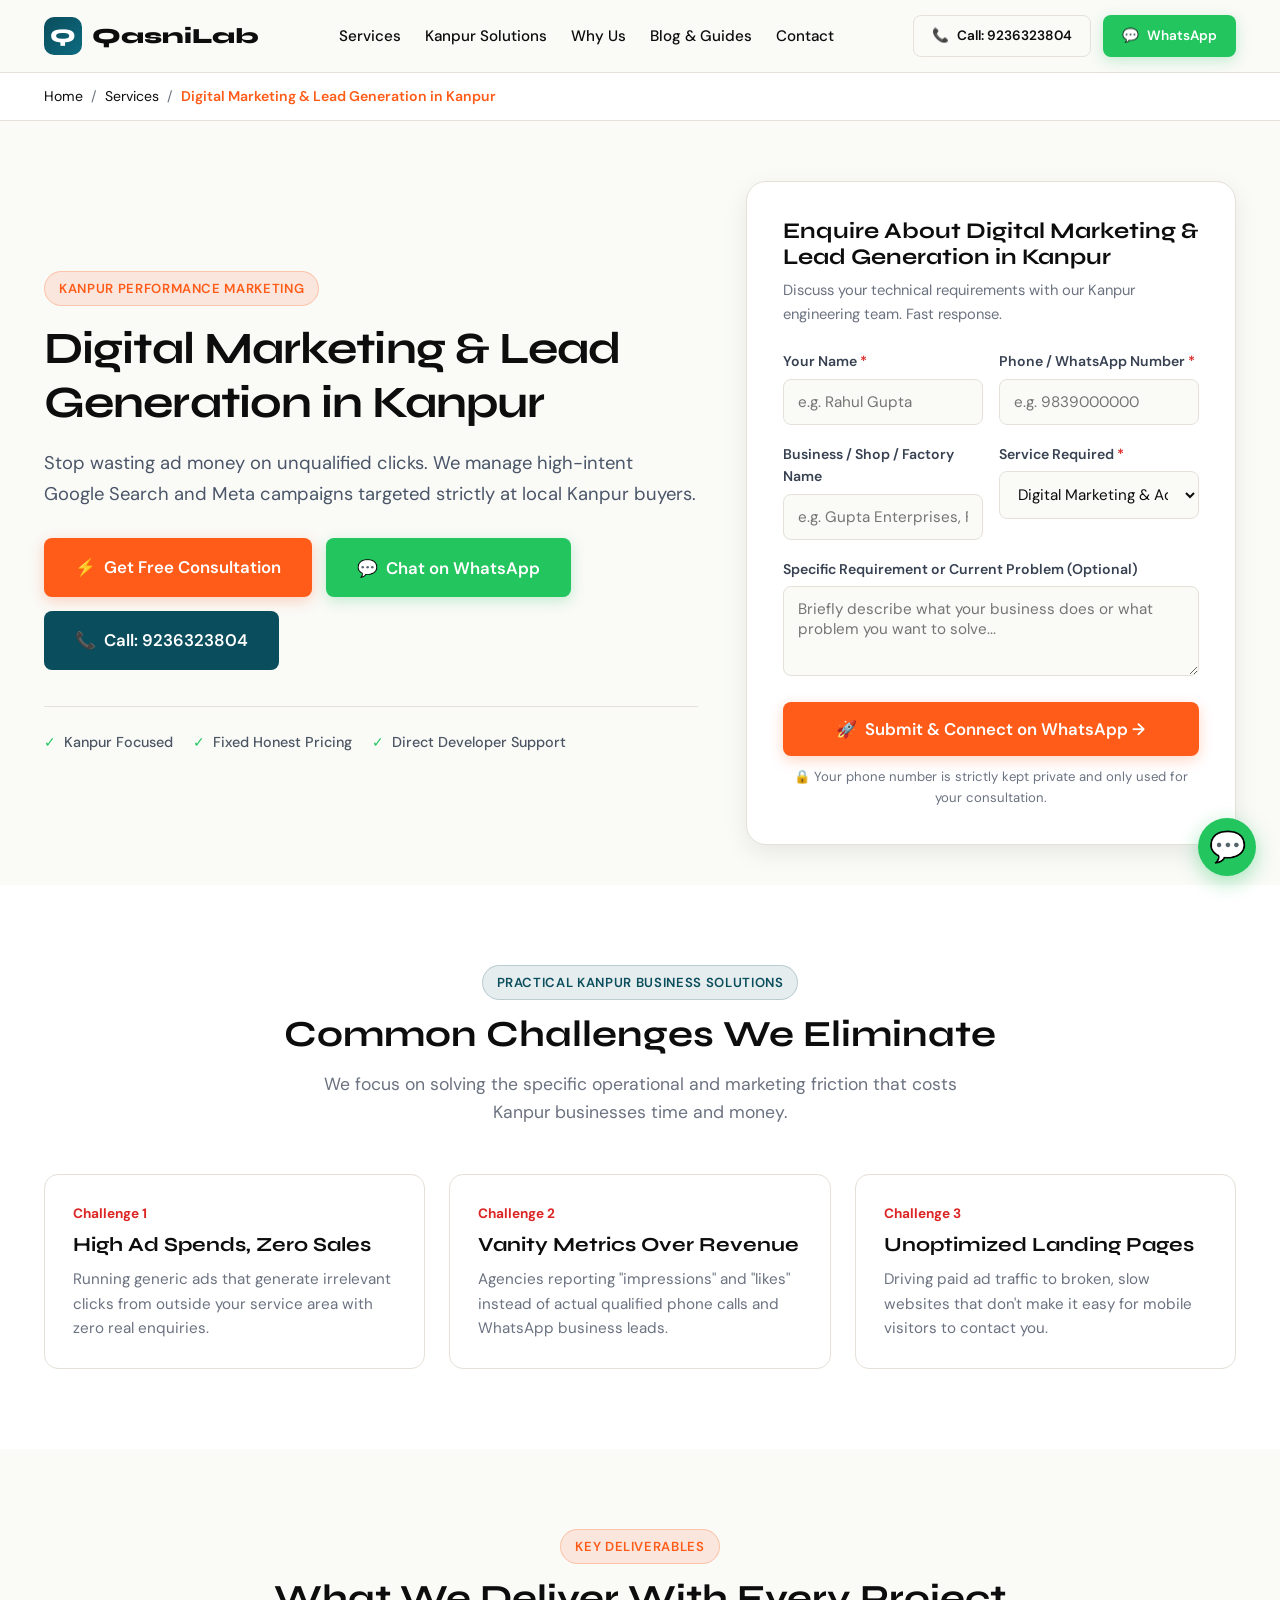
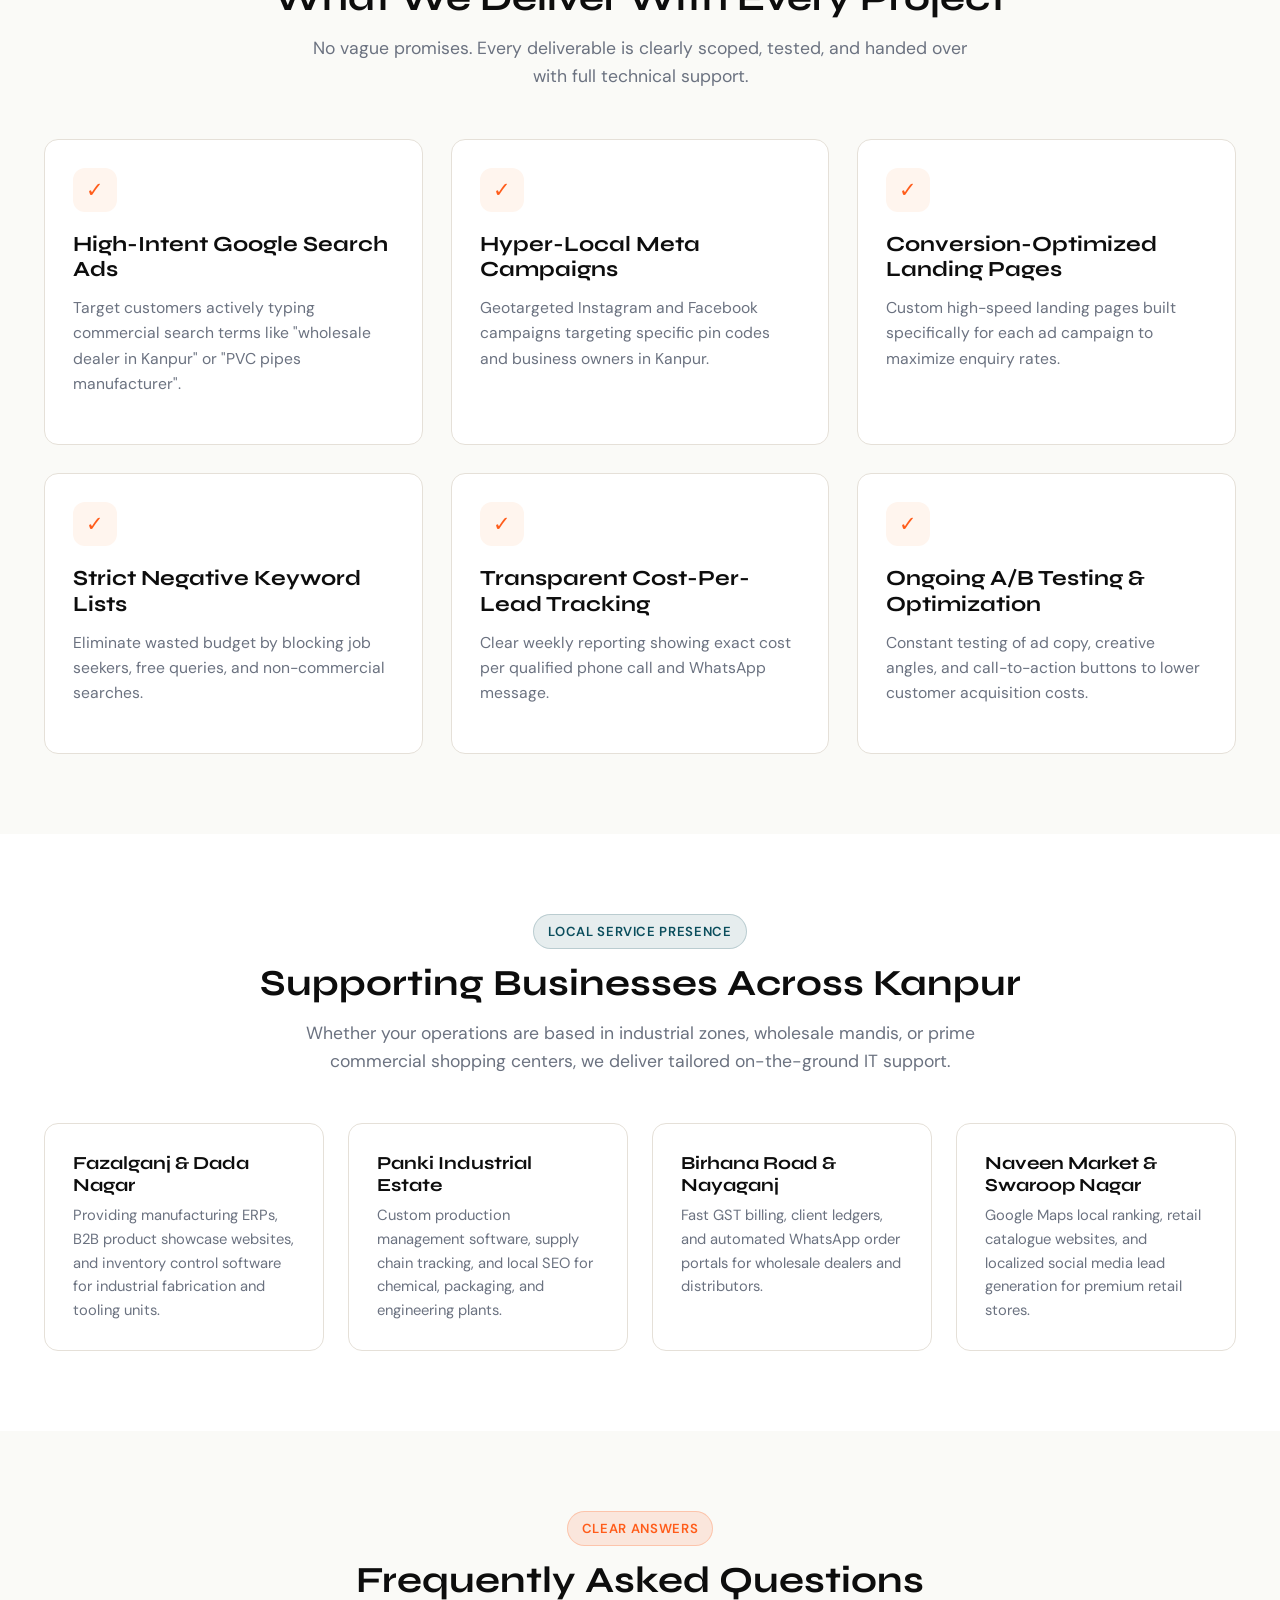
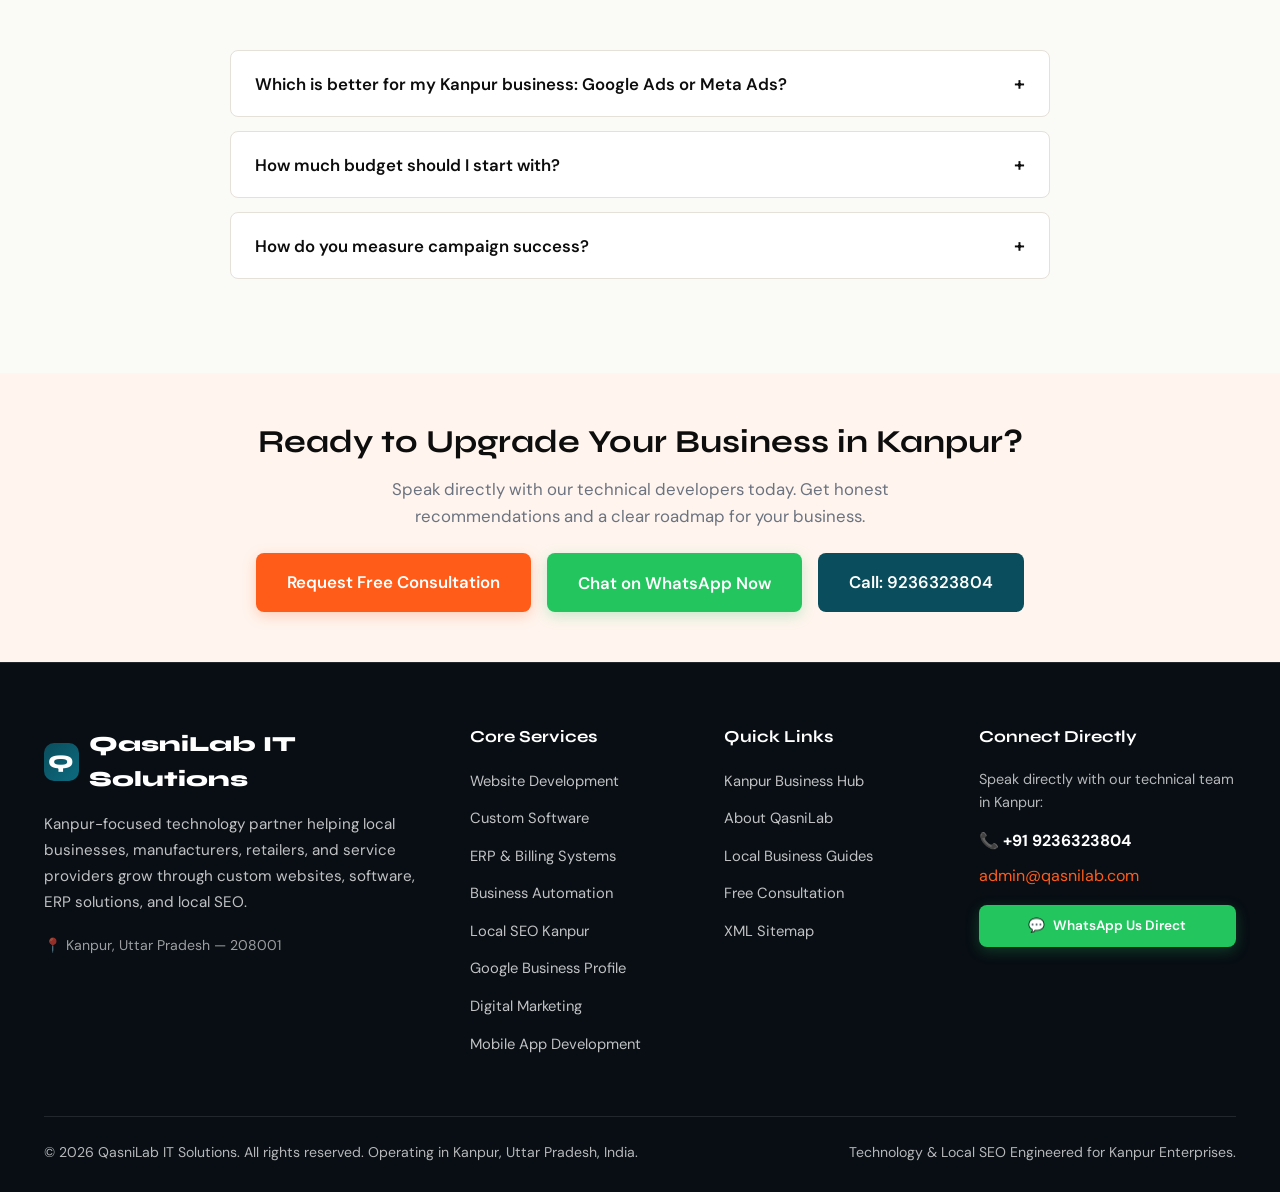
<file: services/digital-marketing/index.html>
<!DOCTYPE html>
<html lang="en-IN">
<head>
  <meta charset="UTF-8">
  <meta name="viewport" content="width=device-width, initial-scale=1.0">
  <title>Digital Marketing Company in Kanpur | Google Ads, Meta & Lead Gen</title>
  <meta name="description" content="Result-oriented digital marketing services in Kanpur. High-intent Google Search Ads, local Meta lead generation, and conversion rate optimization.">
  <link rel="canonical" href="https://www.qasnilab.online/services/digital-marketing/">
  <meta name="robots" content="index, follow, max-image-preview:large">

  <!-- Open Graph -->
  <meta property="og:locale" content="en_IN">
  <meta property="og:type" content="article">
  <meta property="og:title" content="Digital Marketing Company in Kanpur | Google Ads, Meta & Lead Gen">
  <meta property="og:description" content="Result-oriented digital marketing services in Kanpur. High-intent Google Search Ads, local Meta lead generation, and conversion rate optimization.">
  <meta property="og:url" content="https://www.qasnilab.online/services/digital-marketing/">
  <meta property="og:site_name" content="QasniLab IT Solutions">

  <!-- Twitter / X -->
  <meta name="twitter:card" content="summary_large_image">
  <meta name="twitter:title" content="Digital Marketing Company in Kanpur | Google Ads, Meta & Lead Gen">
  <meta name="twitter:description" content="Result-oriented digital marketing services in Kanpur. High-intent Google Search Ads, local Meta lead generation, and conversion rate optimization.">

  <!-- Google Fonts Preconnect -->
  <link rel="preconnect" href="https://fonts.googleapis.com">
  <link rel="preconnect" href="https://fonts.gstatic.com" crossorigin>
  <link href="https://fonts.googleapis.com/css2?family=DM+Sans:ital,opsz,wght@0,9..40,400..700;1,9..40,400..700&family=Syne:wght@600;700;800&display=swap" rel="stylesheet">

  <!-- Stylesheet -->
  
  <style id="main-styles">
/* ==========================================================================
   QASNILAB IT SOLUTIONS — Master Stylesheet
   Designed for High-Converting Local Business Lead Generation (Kanpur, UP)
   ========================================================================== */

:root {
  --ink: #0D0D0D;
  --paper: #FAFAF7;
  --orange: #FF5C1A;
  --orange-light: #FF7A40;
  --teal: #0A4D5C;
  --teal-mid: #0D6B80;
  --cream: #FFF5EE;
  --muted: #6B7280;
  --border: #E5E0D8;
  --white: #FFFFFF;
  --green: #22C55E;
  --green-dark: #16A34A;
  --dark-bg: #080E14;
  --dark-surface: #111A24;
  --dark-border: rgba(255, 255, 255, 0.1);
  --font-display: 'Syne', -apple-system, BlinkMacSystemFont, "Segoe UI", Roboto, sans-serif;
  --font-body: 'DM Sans', -apple-system, BlinkMacSystemFont, "Segoe UI", Roboto, sans-serif;
  --shadow-sm: 0 2px 8px rgba(0,0,0,0.05);
  --shadow-md: 0 8px 24px rgba(0,0,0,0.08);
  --shadow-lg: 0 16px 40px rgba(0,0,0,0.12);
  --radius-sm: 8px;
  --radius-md: 14px;
  --radius-lg: 20px;
}

*, *::before, *::after {
  box-sizing: border-box;
  margin: 0;
  padding: 0;
}

html {
  scroll-behavior: smooth;
  font-size: 16px;
}

body {
  font-family: var(--font-body);
  background: var(--paper);
  color: var(--ink);
  line-height: 1.6;
  -webkit-font-smoothing: antialiased;
  overflow-x: hidden;
  padding-bottom: 70px; /* Space for mobile sticky dock */
}

@media (min-width: 769px) {
  body {
    padding-bottom: 0;
  }
}

a {
  color: inherit;
  text-decoration: none;
}

img {
  max-width: 100%;
  height: auto;
  display: block;
}

/* ==========================================================================
   Typography & Utility Classes
   ========================================================================== */
h1, h2, h3, h4, .font-display {
  font-family: var(--font-display);
  font-weight: 700;
  line-height: 1.2;
}

.container {
  width: 100%;
  max-width: 1240px;
  margin: 0 auto;
  padding: 0 24px;
}

.text-center { text-align: center; }
.text-orange { color: var(--orange); }
.text-teal { color: var(--teal); }
.text-muted { color: var(--muted); }

.badge {
  display: inline-flex;
  align-items: center;
  gap: 6px;
  padding: 6px 14px;
  border-radius: 999px;
  font-size: 0.82rem;
  font-weight: 600;
  text-transform: uppercase;
  letter-spacing: 0.05em;
}

.badge-orange {
  background: rgba(255, 92, 26, 0.12);
  color: var(--orange);
  border: 1px solid rgba(255, 92, 26, 0.25);
}

.badge-teal {
  background: rgba(10, 77, 92, 0.1);
  color: var(--teal);
  border: 1px solid rgba(10, 77, 92, 0.2);
}

.badge-dark {
  background: rgba(255, 255, 255, 0.1);
  color: #fff;
  border: 1px solid var(--dark-border);
}

.section {
  padding: 80px 0;
}

@media (max-width: 768px) {
  .section {
    padding: 50px 0;
  }
}

.section-header {
  margin-bottom: 48px;
}

.section-title {
  font-size: 2.3rem;
  margin-top: 12px;
  color: var(--ink);
}

.section-desc {
  font-size: 1.1rem;
  color: var(--muted);
  max-width: 680px;
  margin: 14px auto 0;
}

/* ==========================================================================
   Buttons
   ========================================================================== */
.btn {
  display: inline-flex;
  align-items: center;
  justify-content: center;
  gap: 8px;
  padding: 13px 24px;
  border-radius: var(--radius-sm);
  font-family: var(--font-body);
  font-size: 0.95rem;
  font-weight: 600;
  cursor: pointer;
  transition: all 0.25s ease;
  border: 1px solid transparent;
  white-space: nowrap;
}

.btn:hover {
  transform: translateY(-2px);
}

.btn-primary {
  background: var(--orange);
  color: #fff;
  box-shadow: 0 4px 14px rgba(255, 92, 26, 0.25);
}
.btn-primary:hover {
  background: var(--orange-light);
  box-shadow: 0 6px 20px rgba(255, 92, 26, 0.35);
}

.btn-whatsapp {
  background: var(--green);
  color: #fff;
  box-shadow: 0 4px 14px rgba(34, 197, 94, 0.25);
}
.btn-whatsapp:hover {
  background: var(--green-dark);
  box-shadow: 0 6px 20px rgba(34, 197, 94, 0.35);
}

.btn-outline {
  background: transparent;
  border-color: var(--border);
  color: var(--ink);
}
.btn-outline:hover {
  background: var(--white);
  border-color: var(--ink);
}

.btn-call {
  background: var(--teal);
  color: #fff;
}
.btn-call:hover {
  background: var(--teal-mid);
}

.btn-sm {
  padding: 9px 18px;
  font-size: 0.85rem;
}

.btn-lg {
  padding: 15px 30px;
  font-size: 1.05rem;
}

/* ==========================================================================
   Navigation
   ========================================================================== */
.site-nav {
  position: sticky;
  top: 0;
  z-index: 1000;
  background: rgba(250, 250, 247, 0.95);
  backdrop-filter: blur(12px);
  border-bottom: 1px solid var(--border);
  transition: all 0.3s ease;
}

.nav-inner {
  display: flex;
  align-items: center;
  justify-content: space-between;
  height: 72px;
}

.brand-logo {
  display: flex;
  align-items: center;
  gap: 10px;
  font-family: var(--font-display);
  font-size: 1.35rem;
  font-weight: 800;
  color: var(--ink);
}

.brand-icon {
  width: 38px;
  height: 38px;
  background: linear-gradient(135deg, var(--teal), var(--teal-mid));
  color: #fff;
  border-radius: 10px;
  display: flex;
  align-items: center;
  justify-content: center;
  font-weight: 800;
  font-size: 1.2rem;
}

.nav-links {
  display: flex;
  align-items: center;
  gap: 24px;
  list-style: none;
}

.nav-links a {
  font-size: 0.95rem;
  font-weight: 500;
  color: var(--ink);
  transition: color 0.2s;
}

.nav-links a:hover, .nav-links a.active {
  color: var(--orange);
}

.nav-cta {
  display: flex;
  align-items: center;
  gap: 12px;
}

.menu-toggle {
  display: none;
  background: none;
  border: none;
  cursor: pointer;
  padding: 8px;
  color: var(--ink);
}

@media (max-width: 992px) {
  .nav-links {
    display: none;
    position: absolute;
    top: 72px;
    left: 0;
    right: 0;
    background: var(--white);
    flex-direction: column;
    padding: 24px;
    border-bottom: 1px solid var(--border);
    box-shadow: var(--shadow-md);
    gap: 16px;
  }
  .nav-links.show {
    display: flex;
  }
  .menu-toggle {
    display: block;
  }
  .nav-cta .btn-consult {
    display: none;
  }
}

/* ==========================================================================
   Hero Section
   ========================================================================== */
.hero {
  padding: 80px 0 60px;
  position: relative;
  overflow: hidden;
}

.hero-grid {
  display: grid;
  grid-template-columns: 1.2fr 0.9fr;
  gap: 48px;
  align-items: center;
}

.hero-content h1 {
  font-size: 3.1rem;
  letter-spacing: -0.02em;
  margin: 18px 0;
  color: var(--ink);
}

.hero-content h1 span {
  color: var(--orange);
}

.hero-content p {
  font-size: 1.2rem;
  color: #4A5568;
  line-height: 1.7;
  margin-bottom: 28px;
}

.hero-actions {
  display: flex;
  flex-wrap: wrap;
  gap: 14px;
  margin-bottom: 36px;
}

.hero-trust-badges {
  display: flex;
  flex-wrap: wrap;
  gap: 20px;
  padding-top: 24px;
  border-top: 1px solid var(--border);
}

.trust-item {
  display: flex;
  align-items: center;
  gap: 8px;
  font-size: 0.9rem;
  color: #4B5563;
  font-weight: 500;
}

.trust-item svg, .trust-item .icon {
  color: var(--green);
}

@media (max-width: 992px) {
  .hero-grid {
    grid-template-columns: 1fr;
    gap: 40px;
  }
  .hero-content h1 {
    font-size: 2.3rem;
  }
  .hero {
    padding: 40px 0;
  }
}

/* ==========================================================================
   Problem & Solution Grid
   ========================================================================== */
.problem-grid {
  display: grid;
  grid-template-columns: repeat(auto-fit, minmax(280px, 1fr));
  gap: 24px;
}

.problem-card {
  background: var(--white);
  border: 1px solid var(--border);
  border-radius: var(--radius-md);
  padding: 28px;
  position: relative;
  transition: transform 0.25s, box-shadow 0.25s;
}

.problem-card:hover {
  transform: translateY(-4px);
  box-shadow: var(--shadow-md);
}

.problem-tag {
  color: #DC2626;
  font-weight: 700;
  font-size: 0.85rem;
  margin-bottom: 8px;
  display: flex;
  align-items: center;
  gap: 6px;
}

.problem-card h3 {
  font-size: 1.25rem;
  margin-bottom: 10px;
}

.solution-box {
  margin-top: 18px;
  padding-top: 14px;
  border-top: 1px dashed var(--border);
  font-size: 0.92rem;
  color: var(--teal);
  font-weight: 500;
}

/* ==========================================================================
   Service Matrix & Cards
   ========================================================================== */
.services-grid {
  display: grid;
  grid-template-columns: repeat(auto-fill, minmax(340px, 1fr));
  gap: 28px;
}

.service-card {
  background: var(--white);
  border: 1px solid var(--border);
  border-radius: var(--radius-md);
  padding: 32px;
  display: flex;
  flex-direction: column;
  transition: all 0.25s ease;
  position: relative;
}

.service-card:hover {
  transform: translateY(-5px);
  box-shadow: var(--shadow-lg);
  border-color: var(--orange);
}

.service-icon-box {
  width: 52px;
  height: 52px;
  border-radius: 12px;
  background: var(--cream);
  color: var(--orange);
  display: flex;
  align-items: center;
  justify-content: center;
  font-size: 1.6rem;
  margin-bottom: 20px;
}

.service-card h3 {
  font-size: 1.35rem;
  margin-bottom: 12px;
}

.service-card p {
  color: var(--muted);
  font-size: 0.98rem;
  line-height: 1.6;
  margin-bottom: 20px;
  flex-grow: 1;
}

.service-features {
  list-style: none;
  margin-bottom: 24px;
}

.service-features li {
  font-size: 0.88rem;
  color: #374151;
  padding: 4px 0;
  display: flex;
  align-items: center;
  gap: 8px;
}

.service-features li::before {
  content: "✓";
  color: var(--teal);
  font-weight: bold;
}

.service-link {
  font-weight: 600;
  font-size: 0.95rem;
  color: var(--orange);
  display: inline-flex;
  align-items: center;
  gap: 6px;
}

.service-link:hover {
  text-decoration: underline;
}

@media (max-width: 480px) {
  .services-grid {
    grid-template-columns: 1fr;
  }
}

/* ==========================================================================
   Why QasniLab & Local Trust
   ========================================================================== */
.why-grid {
  display: grid;
  grid-template-columns: repeat(auto-fit, minmax(260px, 1fr));
  gap: 24px;
}

.why-card {
  background: var(--white);
  border: 1px solid var(--border);
  border-radius: var(--radius-md);
  padding: 28px;
}

.why-card .num {
  font-family: var(--font-display);
  font-size: 2.2rem;
  font-weight: 800;
  color: var(--teal);
  margin-bottom: 12px;
}

.why-card h4 {
  font-size: 1.15rem;
  margin-bottom: 8px;
}

.why-card p {
  font-size: 0.92rem;
  color: var(--muted);
}

/* ==========================================================================
   Lead Capture Form Component
   ========================================================================== */
.lead-form-card {
  background: var(--white);
  border: 1.5px solid var(--border);
  border-radius: var(--radius-lg);
  padding: 36px;
  box-shadow: var(--shadow-md);
}

.lead-form-card.dark {
  background: var(--dark-surface);
  border-color: var(--dark-border);
  color: #fff;
}

.lead-form-title {
  font-size: 1.4rem;
  margin-bottom: 8px;
}

.lead-form-subtitle {
  color: var(--muted);
  font-size: 0.92rem;
  margin-bottom: 24px;
}

.form-group {
  margin-bottom: 18px;
}

.form-group label {
  display: block;
  font-size: 0.88rem;
  font-weight: 600;
  margin-bottom: 6px;
  color: #374151;
}

.lead-form-card.dark .form-group label {
  color: #E2E8F0;
}

.form-control {
  width: 100%;
  padding: 12px 14px;
  border: 1.5px solid var(--border);
  border-radius: var(--radius-sm);
  font-family: var(--font-body);
  font-size: 0.95rem;
  color: var(--ink);
  background: var(--paper);
  outline: none;
  transition: border-color 0.2s, box-shadow 0.2s;
}

.form-control:focus {
  border-color: var(--teal);
  box-shadow: 0 0 0 3px rgba(10, 77, 92, 0.12);
  background: #fff;
}

.form-row {
  display: grid;
  grid-template-columns: 1fr 1fr;
  gap: 16px;
}

@media (max-width: 600px) {
  .form-row {
    grid-template-columns: 1fr;
  }
}

textarea.form-control {
  min-height: 90px;
  resize: vertical;
}

.form-feedback {
  display: none;
  padding: 14px;
  border-radius: var(--radius-sm);
  margin-bottom: 18px;
  font-size: 0.92rem;
}

.form-feedback.success {
  display: block;
  background: #DCFCE7;
  color: #166534;
  border: 1px solid #86EFAC;
}

.form-feedback.error {
  display: block;
  background: #FEE2E2;
  color: #991B1B;
  border: 1px solid #FCA5A5;
}

/* ==========================================================================
   FAQ Accordion
   ========================================================================== */
.faq-list {
  max-width: 820px;
  margin: 0 auto;
}

.faq-item {
  background: var(--white);
  border: 1px solid var(--border);
  border-radius: var(--radius-sm);
  margin-bottom: 14px;
  overflow: hidden;
  transition: all 0.2s;
}

.faq-question {
  width: 100%;
  text-align: left;
  background: none;
  border: none;
  padding: 20px 24px;
  font-family: var(--font-body);
  font-size: 1.05rem;
  font-weight: 600;
  color: var(--ink);
  cursor: pointer;
  display: flex;
  justify-content: space-between;
  align-items: center;
  gap: 16px;
}

.faq-icon {
  font-size: 1.2rem;
  transition: transform 0.25s ease;
}

.faq-item.active .faq-icon {
  transform: rotate(45deg);
}

.faq-answer {
  display: none;
  padding: 0 24px 22px;
  color: #4B5563;
  font-size: 0.98rem;
  line-height: 1.7;
}

.faq-item.active .faq-answer {
  display: block;
}

/* ==========================================================================
   Local Kanpur Hub & Areas
   ========================================================================== */
.areas-pills {
  display: flex;
  flex-wrap: wrap;
  gap: 10px;
  justify-content: center;
  margin-top: 24px;
}

.area-pill {
  padding: 8px 16px;
  background: var(--white);
  border: 1px solid var(--border);
  border-radius: 999px;
  font-size: 0.88rem;
  font-weight: 500;
  color: #374151;
}

/* ==========================================================================
   Consultation Modal (10s Exit/Dwell Intent)
   ========================================================================== */
.consult-modal-backdrop {
  display: none;
  position: fixed;
  inset: 0;
  background: rgba(8, 14, 20, 0.75);
  backdrop-filter: blur(4px);
  z-index: 2000;
  align-items: center;
  justify-content: center;
  padding: 20px;
}

.consult-modal-backdrop.show {
  display: flex;
  animation: fadeIn 0.3s ease;
}

.consult-modal {
  background: var(--white);
  border-radius: var(--radius-lg);
  max-width: 520px;
  width: 100%;
  padding: 36px;
  position: relative;
  box-shadow: 0 24px 60px rgba(0,0,0,0.3);
}

.consult-modal-close {
  position: absolute;
  top: 18px;
  right: 18px;
  background: #F3F4F6;
  border: none;
  width: 34px;
  height: 34px;
  border-radius: 50%;
  cursor: pointer;
  display: flex;
  align-items: center;
  justify-content: center;
  font-size: 1.2rem;
  color: #4B5563;
}

/* ==========================================================================
   Mobile Sticky Action Dock & Floating Button
   ========================================================================== */
.mobile-action-dock {
  display: none;
}

@media (max-width: 768px) {
  .mobile-action-dock {
    display: grid;
    grid-template-columns: 1fr 1fr;
    position: fixed;
    bottom: 0;
    left: 0;
    right: 0;
    background: #fff;
    border-top: 1px solid var(--border);
    z-index: 999;
    box-shadow: 0 -4px 16px rgba(0,0,0,0.08);
  }
  .dock-btn {
    display: flex;
    align-items: center;
    justify-content: center;
    gap: 8px;
    padding: 14px 10px;
    font-weight: 700;
    font-size: 0.95rem;
    text-align: center;
  }
  .dock-btn.whatsapp {
    background: var(--green);
    color: #fff;
  }
  .dock-btn.call {
    background: var(--teal);
    color: #fff;
  }
}

.floating-whatsapp {
  position: fixed;
  bottom: 24px;
  right: 24px;
  z-index: 900;
  width: 58px;
  height: 58px;
  border-radius: 50%;
  background: var(--green);
  color: #fff;
  display: flex;
  align-items: center;
  justify-content: center;
  font-size: 30px;
  box-shadow: 0 6px 20px rgba(34, 197, 94, 0.4);
  transition: transform 0.25s ease;
}

.floating-whatsapp:hover {
  transform: scale(1.1);
}

@media (max-width: 768px) {
  .floating-whatsapp {
    display: none; /* Replaced by bottom sticky dock */
  }
}

/* ==========================================================================
   Footer
   ========================================================================== */
.site-footer {
  background: var(--dark-bg);
  color: rgba(255,255,255,0.7);
  padding: 64px 0 28px;
  border-top: 1px solid var(--dark-border);
}

.footer-grid {
  display: grid;
  grid-template-columns: 1.8fr 1fr 1fr 1.2fr;
  gap: 40px;
  margin-bottom: 48px;
}

.footer-col h4 {
  color: #fff;
  font-size: 1.05rem;
  margin-bottom: 20px;
}

.footer-links {
  list-style: none;
}

.footer-links li {
  margin-bottom: 12px;
}

.footer-links a {
  color: rgba(255,255,255,0.75);
  font-size: 0.92rem;
  transition: color 0.2s;
}

.footer-links a:hover {
  color: #fff;
}

.footer-bottom {
  border-top: 1px solid var(--dark-border);
  padding-top: 24px;
  display: flex;
  justify-content: space-between;
  align-items: center;
  font-size: 0.88rem;
}

@media (max-width: 900px) {
  .footer-grid {
    grid-template-columns: 1fr 1fr;
  }
}
@media (max-width: 600px) {
  .footer-grid {
    grid-template-columns: 1fr;
  }
  .footer-bottom {
    flex-direction: column;
    gap: 12px;
    text-align: center;
  }
}

@keyframes fadeIn {
  from { opacity: 0; transform: translateY(10px); }
  to { opacity: 1; transform: translateY(0); }
}

  </style>
<link rel="stylesheet" href="../../assets/css/style.css">

  <!-- Schema.org JSON-LD -->
  <script type="application/ld+json">
  {
  "@context": "https://schema.org",
  "@graph": [
    {
      "@type": "Service",
      "@id": "https://www.qasnilab.online/services/digital-marketing/#service",
      "name": "Digital Marketing & Lead Generation in Kanpur",
      "description": "Result-oriented digital marketing services in Kanpur. High-intent Google Search Ads, local Meta lead generation, and conversion rate optimization.",
      "provider": {
        "@type": "LocalBusiness",
        "name": "QasniLab IT Solutions",
        "url": "https://www.qasnilab.online/",
        "telephone": "+91 9236323804",
        "address": {
          "@type": "PostalAddress",
          "addressLocality": "Kanpur",
          "addressRegion": "Uttar Pradesh",
          "postalCode": "208001",
          "addressCountry": "IN"
        }
      },
      "areaServed": {
        "@type": "City",
        "name": "Kanpur"
      }
    },
    {
      "@type": "BreadcrumbList",
      "@id": "https://www.qasnilab.online/services/digital-marketing/#breadcrumbs",
      "itemListElement": [
        {
          "@type": "ListItem",
          "position": 1,
          "name": "Home",
          "item": "https://www.qasnilab.online/"
        },
        {
          "@type": "ListItem",
          "position": 2,
          "name": "Services",
          "item": "https://www.qasnilab.online/#services"
        },
        {
          "@type": "ListItem",
          "position": 3,
          "name": "Digital Marketing & Lead Generation in Kanpur",
          "item": "https://www.qasnilab.online/services/digital-marketing/"
        }
      ]
    },
    {
      "@type": "FAQPage",
      "@id": "https://www.qasnilab.online/services/digital-marketing/#faq",
      "mainEntity": [
        {
          "@type": "Question",
          "name": "Which is better for my Kanpur business: Google Ads or Meta Ads?",
          "acceptedAnswer": {
            "@type": "Answer",
            "text": "Google Ads is ideal for urgent, high-intent searches (e.g. emergency repair, B2B wholesale suppliers, medical specialists), while Meta (Instagram/Facebook) is powerful for visual products, retail offers, and brand awareness."
          }
        },
        {
          "@type": "Question",
          "name": "How much budget should I start with?",
          "acceptedAnswer": {
            "@type": "Answer",
            "text": "Most small-to-medium Kanpur businesses see meaningful initial results with a monthly ad budget of ₹10,000 to ₹25,000 focused strictly on high-intent keywords."
          }
        },
        {
          "@type": "Question",
          "name": "How do you measure campaign success?",
          "acceptedAnswer": {
            "@type": "Answer",
            "text": "We measure success in qualified inbound phone calls, WhatsApp chats, and verified consultation requests — not just impressions."
          }
        }
      ]
    }
  ]
}
  </script>
  <link rel="icon" type="image/svg+xml" href="../../favicon.svg">
  <link rel="alternate icon" type="image/x-icon" href="../../favicon.ico">
</head>
<body>

  
  <!-- Site Navigation -->
  <header class="site-nav">
    <div class="container nav-inner">
      <a href="../../index.html" class="brand-logo" aria-label="QasniLab Home">
        <div class="brand-icon">Q</div>
        <span>QasniLab</span>
      </a>
      <nav aria-label="Primary Navigation">
        <ul class="nav-links">
          <li><a href="../../index.html#services">Services</a></li>
          <li><a href="../../kanpur/index.html">Kanpur Solutions</a></li>
          <li><a href="../../about/index.html">Why Us</a></li>
          <li><a href="../../blog/index.html">Blog & Guides</a></li>
          <li><a href="../../contact/index.html">Contact</a></li>
        </ul>
      </nav>
      <div class="nav-cta">
        <a href="tel:+919236323804" class="btn btn-outline btn-sm" aria-label="Call QasniLab">
          <span>📞</span> Call: 9236323804
        </a>
        <a href="https://wa.me/919236323804?text=Hello%20QasniLab%2C%20I%20need%20a%20consultation%20for%20my%20business%20in%20Kanpur." target="_blank" rel="noopener noreferrer" class="btn btn-whatsapp btn-sm btn-consult" aria-label="Chat on WhatsApp">
          <span>💬</span> WhatsApp
        </a>
        <button class="menu-toggle" aria-label="Toggle navigation menu" aria-expanded="false">
          <svg width="24" height="24" viewBox="0 0 24 24" fill="none" stroke="currentColor" stroke-width="2" stroke-linecap="round" stroke-linejoin="round"><line x1="3" y1="12" x2="21" y2="12"></line><line x1="3" y1="6" x2="21" y2="6"></line><line x1="3" y1="18" x2="21" y2="18"></line></svg>
        </button>
      </div>
    </div>
  </header>

  <main id="main-content">
    <!-- Breadcrumbs -->
    <div style="background:var(--white); border-bottom:1px solid var(--border); padding:12px 0;">
      <div class="container">
        <nav aria-label="Breadcrumbs" style="font-size:0.88rem; color:var(--muted);">
          <a href="../../index.html" style="color:var(--ink);">Home</a> &nbsp;/&nbsp;
          <a href="../../index.html#services" style="color:var(--ink);">Services</a> &nbsp;/&nbsp;
          <span style="color:var(--orange); font-weight:600;">Digital Marketing & Lead Generation in Kanpur</span>
        </nav>
      </div>
    </div>

    <!-- Above-The-Fold Hero Section -->
    <section class="hero" style="padding:60px 0 40px;">
      <div class="container">
        <div class="hero-grid">
          <div class="hero-content">
            <span class="badge badge-orange">Kanpur Performance Marketing</span>
            <h1 style="font-size:2.8rem; margin:16px 0 18px; line-height:1.2;">Digital Marketing & Lead Generation in Kanpur</h1>
            <p style="font-size:1.15rem; color:#4A5568; margin-bottom:28px;">
              Stop wasting ad money on unqualified clicks. We manage high-intent Google Search and Meta campaigns targeted strictly at local Kanpur buyers.
            </p>
            <div class="hero-actions">
              <a href="#service-lead-form" class="btn btn-primary btn-lg">
                <span>⚡</span> Get Free Consultation
              </a>
              <button onclick="openServiceWhatsApp('marketing')" class="btn btn-whatsapp btn-lg">
                <span>💬</span> Chat on WhatsApp
              </button>
              <a href="tel:+919236323804" class="btn btn-call btn-lg">
                <span>📞</span> Call: 9236323804
              </a>
            </div>
            <div class="hero-trust-badges">
              <div class="trust-item"><span class="icon">✓</span> Kanpur Focused</div>
              <div class="trust-item"><span class="icon">✓</span> Fixed Honest Pricing</div>
              <div class="trust-item"><span class="icon">✓</span> Direct Developer Support</div>
            </div>
          </div>

          <div class="hero-form-box" id="service-lead-form">
            
  <div class="lead-form-card" id="lead-form-section">
    <h3 class="lead-form-title">Enquire About Digital Marketing & Lead Generation in Kanpur</h3>
    <p class="lead-form-subtitle">Discuss your technical requirements with our Kanpur engineering team. Fast response.</p>

    <div class="form-feedback" role="alert"></div>

    <form class="lead-capture-form" novalidate>
      <!-- Bot honeypot -->
      <input type="text" name="b_company_field" style="display:none;" tabindex="-1" autocomplete="off">

      <div class="form-row">
        <div class="form-group">
          <label for="fullName">Your Name <span style="color:#DC2626;">*</span></label>
          <input type="text" id="fullName" name="full_name" class="form-control" placeholder="e.g. Rahul Gupta" required>
        </div>
        <div class="form-group">
          <label for="phone">Phone / WhatsApp Number <span style="color:#DC2626;">*</span></label>
          <input type="tel" id="phone" name="phone" class="form-control" placeholder="e.g. 9839000000" required>
        </div>
      </div>

      <div class="form-row">
        <div class="form-group">
          <label for="bizName">Business / Shop / Factory Name</label>
          <input type="text" id="bizName" name="business_name" class="form-control" placeholder="e.g. Gupta Enterprises, Fazalganj">
        </div>
        <div class="form-group">
          <label for="serviceReq">Service Required <span style="color:#DC2626;">*</span></label>
          <select id="serviceReq" name="service_required" class="form-control" required>
            <option value="">— Select Required Service —</option>
            <option value="Website Development" >Website Development (Business / Catalogue / E-commerce)</option><option value="Custom Software" >Custom Software Development</option><option value="ERP & Billing Software" >ERP / Billing & Inventory Software</option><option value="Business Automation" >Business Process & WhatsApp Automation</option><option value="Local SEO Kanpur" >Local SEO & Google Search Visibility</option><option value="Google Business Profile" >Google Business Profile (Maps) Optimization</option><option value="Digital Marketing" selected>Digital Marketing & Ads Management</option><option value="Mobile App Development" >Mobile App Development (Android / iOS)</option><option value="General Consultation" >Other / Not Sure (Need Technical Suggestion)</option>
          </select>
        </div>
      </div>

      <div class="form-group">
        <label for="message">Specific Requirement or Current Problem (Optional)</label>
        <textarea id="message" name="message" class="form-control" placeholder="Briefly describe what your business does or what problem you want to solve..."></textarea>
      </div>

      <button type="submit" class="btn btn-primary btn-lg" style="width:100%;">
        <span>🚀</span> Submit & Connect on WhatsApp →
      </button>
      <p style="font-size:0.82rem; color:var(--muted); text-align:center; margin-top:10px;">
        🔒 Your phone number is strictly kept private and only used for your consultation.
      </p>
    </form>
  </div>
          </div>
        </div>
      </div>
    </section>

    <!-- Specific Problems Solved Section -->
    <section class="section" style="background:var(--white);" aria-label="Problems We Solve">
      <div class="container">
        <div class="section-header text-center">
          <span class="badge badge-teal">Practical Kanpur Business Solutions</span>
          <h2 class="section-title">Common Challenges We Eliminate</h2>
          <p class="section-desc">
            We focus on solving the specific operational and marketing friction that costs Kanpur businesses time and money.
          </p>
        </div>

        <div class="problem-grid">
          
          <div class="problem-card">
            <div class="problem-tag">Challenge 1</div>
            <h3>High Ad Spends, Zero Sales</h3>
            <p style="color:var(--muted); font-size:0.95rem; line-height:1.6;">Running generic ads that generate irrelevant clicks from outside your service area with zero real enquiries.</p>
          </div>
          <div class="problem-card">
            <div class="problem-tag">Challenge 2</div>
            <h3>Vanity Metrics Over Revenue</h3>
            <p style="color:var(--muted); font-size:0.95rem; line-height:1.6;">Agencies reporting "impressions" and "likes" instead of actual qualified phone calls and WhatsApp business leads.</p>
          </div>
          <div class="problem-card">
            <div class="problem-tag">Challenge 3</div>
            <h3>Unoptimized Landing Pages</h3>
            <p style="color:var(--muted); font-size:0.95rem; line-height:1.6;">Driving paid ad traffic to broken, slow websites that don't make it easy for mobile visitors to contact you.</p>
          </div>
        </div>
      </div>
    </section>

    <!-- Core Features & Deliverables Section -->
    <section class="section" aria-label="Deliverables">
      <div class="container">
        <div class="section-header text-center">
          <span class="badge badge-orange">Key Deliverables</span>
          <h2 class="section-title">What We Deliver With Every Project</h2>
          <p class="section-desc">
            No vague promises. Every deliverable is clearly scoped, tested, and handed over with full technical support.
          </p>
        </div>

        <div class="services-grid">
          
          <div class="service-card" style="padding:28px;">
            <div class="service-icon-box" style="width:44px; height:44px; font-size:1.3rem;">✓</div>
            <h3>High-Intent Google Search Ads</h3>
            <p>Target customers actively typing commercial search terms like "wholesale dealer in Kanpur" or "PVC pipes manufacturer".</p>
          </div>
          <div class="service-card" style="padding:28px;">
            <div class="service-icon-box" style="width:44px; height:44px; font-size:1.3rem;">✓</div>
            <h3>Hyper-Local Meta Campaigns</h3>
            <p>Geotargeted Instagram and Facebook campaigns targeting specific pin codes and business owners in Kanpur.</p>
          </div>
          <div class="service-card" style="padding:28px;">
            <div class="service-icon-box" style="width:44px; height:44px; font-size:1.3rem;">✓</div>
            <h3>Conversion-Optimized Landing Pages</h3>
            <p>Custom high-speed landing pages built specifically for each ad campaign to maximize enquiry rates.</p>
          </div>
          <div class="service-card" style="padding:28px;">
            <div class="service-icon-box" style="width:44px; height:44px; font-size:1.3rem;">✓</div>
            <h3>Strict Negative Keyword Lists</h3>
            <p>Eliminate wasted budget by blocking job seekers, free queries, and non-commercial searches.</p>
          </div>
          <div class="service-card" style="padding:28px;">
            <div class="service-icon-box" style="width:44px; height:44px; font-size:1.3rem;">✓</div>
            <h3>Transparent Cost-Per-Lead Tracking</h3>
            <p>Clear weekly reporting showing exact cost per qualified phone call and WhatsApp message.</p>
          </div>
          <div class="service-card" style="padding:28px;">
            <div class="service-icon-box" style="width:44px; height:44px; font-size:1.3rem;">✓</div>
            <h3>Ongoing A/B Testing & Optimization</h3>
            <p>Constant testing of ad copy, creative angles, and call-to-action buttons to lower customer acquisition costs.</p>
          </div>
        </div>
      </div>
    </section>

    <!-- Local Kanpur Commercial Hubs Section -->
    <section class="section" style="background:var(--white);" aria-label="Kanpur Local Coverage">
      <div class="container">
        <div class="section-header text-center">
          <span class="badge badge-teal">Local Service Presence</span>
          <h2 class="section-title">Supporting Businesses Across Kanpur</h2>
          <p class="section-desc">
            Whether your operations are based in industrial zones, wholesale mandis, or prime commercial shopping centers, we deliver tailored on-the-ground IT support.
          </p>
        </div>

        <div class="why-grid">
          <div class="why-card">
            <h4>Fazalganj & Dada Nagar</h4>
            <p>Providing manufacturing ERPs, B2B product showcase websites, and inventory control software for industrial fabrication and tooling units.</p>
          </div>
          <div class="why-card">
            <h4>Panki Industrial Estate</h4>
            <p>Custom production management software, supply chain tracking, and local SEO for chemical, packaging, and engineering plants.</p>
          </div>
          <div class="why-card">
            <h4>Birhana Road & Nayaganj</h4>
            <p>Fast GST billing, client ledgers, and automated WhatsApp order portals for wholesale dealers and distributors.</p>
          </div>
          <div class="why-card">
            <h4>Naveen Market & Swaroop Nagar</h4>
            <p>Google Maps local ranking, retail catalogue websites, and localized social media lead generation for premium retail stores.</p>
          </div>
        </div>
      </div>
    </section>

    <!-- FAQ Section -->
    <section class="section" aria-label="Frequently Asked Questions">
      <div class="container">
        <div class="section-header text-center">
          <span class="badge badge-orange">Clear Answers</span>
          <h2 class="section-title">Frequently Asked Questions</h2>
        </div>

        <div class="faq-list">
          
          <div class="faq-item">
            <button class="faq-question" aria-expanded="false">
              <span>Which is better for my Kanpur business: Google Ads or Meta Ads?</span>
              <span class="faq-icon">+</span>
            </button>
            <div class="faq-answer">
              Google Ads is ideal for urgent, high-intent searches (e.g. emergency repair, B2B wholesale suppliers, medical specialists), while Meta (Instagram/Facebook) is powerful for visual products, retail offers, and brand awareness.
            </div>
          </div>
          <div class="faq-item">
            <button class="faq-question" aria-expanded="false">
              <span>How much budget should I start with?</span>
              <span class="faq-icon">+</span>
            </button>
            <div class="faq-answer">
              Most small-to-medium Kanpur businesses see meaningful initial results with a monthly ad budget of ₹10,000 to ₹25,000 focused strictly on high-intent keywords.
            </div>
          </div>
          <div class="faq-item">
            <button class="faq-question" aria-expanded="false">
              <span>How do you measure campaign success?</span>
              <span class="faq-icon">+</span>
            </button>
            <div class="faq-answer">
              We measure success in qualified inbound phone calls, WhatsApp chats, and verified consultation requests — not just impressions.
            </div>
          </div>
        </div>
      </div>
    </section>

    <!-- Bottom CTA Banner -->
    <section class="section" style="background:var(--cream); padding:50px 0;" aria-label="Quick Action">
      <div class="container text-center">
        <h2 style="font-size:2rem; margin-bottom:14px;">Ready to Upgrade Your Business in Kanpur?</h2>
        <p style="color:var(--muted); font-size:1.05rem; margin-bottom:24px; max-width:600px; margin-left:auto; margin-right:auto;">
          Speak directly with our technical developers today. Get honest recommendations and a clear roadmap for your business.
        </p>
        <div style="display:flex; justify-content:center; gap:16px; flex-wrap:wrap;">
          <a href="#service-lead-form" class="btn btn-primary btn-lg">Request Free Consultation</a>
          <button onclick="openServiceWhatsApp('marketing')" class="btn btn-whatsapp btn-lg">Chat on WhatsApp Now</button>
          <a href="tel:+919236323804" class="btn btn-call btn-lg">Call: 9236323804</a>
        </div>
      </div>
    </section>
  </main>

  
  <!-- Site Footer -->
  <footer class="site-footer">
    <div class="container">
      <div class="footer-grid">
        <div class="footer-col">
          <div class="brand-logo" style="color:#fff; margin-bottom:16px;">
            <div class="brand-icon">Q</div>
            <span>QasniLab IT Solutions</span>
          </div>
          <p style="font-size:0.95rem; line-height:1.7; margin-bottom:18px; color:rgba(255,255,255,0.75);">
            Kanpur-focused technology partner helping local businesses, manufacturers, retailers, and service providers grow through custom websites, software, ERP solutions, and local SEO.
          </p>
          <p style="font-size:0.88rem; color:rgba(255,255,255,0.6);">
            📍 Kanpur, Uttar Pradesh — 208001
          </p>
        </div>

        <div class="footer-col">
          <h4>Core Services</h4>
          <ul class="footer-links">
            <li><a href="../../services/website-development/index.html">Website Development</a></li>
            <li><a href="../../services/software-development/index.html">Custom Software</a></li>
            <li><a href="../../services/erp-software/index.html">ERP & Billing Systems</a></li>
            <li><a href="../../services/business-automation/index.html">Business Automation</a></li>
            <li><a href="../../services/local-seo/index.html">Local SEO Kanpur</a></li>
            <li><a href="../../services/google-business-profile/index.html">Google Business Profile</a></li>
            <li><a href="../../services/digital-marketing/index.html">Digital Marketing</a></li>
            <li><a href="../../services/mobile-app-development/index.html">Mobile App Development</a></li>
          </ul>
        </div>

        <div class="footer-col">
          <h4>Quick Links</h4>
          <ul class="footer-links">
            <li><a href="../../kanpur/index.html">Kanpur Business Hub</a></li>
            <li><a href="../../about/index.html">About QasniLab</a></li>
            <li><a href="../../blog/index.html">Local Business Guides</a></li>
            <li><a href="../../contact/index.html">Free Consultation</a></li>
            <li><a href="../../sitemap.xml">XML Sitemap</a></li>
          </ul>
        </div>

        <div class="footer-col">
          <h4>Connect Directly</h4>
          <p style="font-size:0.9rem; margin-bottom:14px;">Speak directly with our technical team in Kanpur:</p>
          <p style="margin-bottom:10px;">
            <a href="tel:+919236323804" style="color:#fff; font-weight:700;">📞 +91 9236323804</a>
          </p>
          <p style="margin-bottom:16px;">
            <a href="mailto:admin@qasnilab.com" style="color:var(--orange);">admin@qasnilab.com</a>
          </p>
          <a href="https://wa.me/919236323804?text=Hello%20QasniLab%2C%20I%20want%20to%20discuss%20a%20project%20for%20my%20Kanpur%20business." target="_blank" rel="noopener noreferrer" class="btn btn-whatsapp btn-sm" style="width:100%;">
            <span>💬</span> WhatsApp Us Direct
          </a>
        </div>
      </div>

      <div class="footer-bottom">
        <p>&copy; 2026 QasniLab IT Solutions. All rights reserved. Operating in Kanpur, Uttar Pradesh, India.</p>
        <p>Technology & Local SEO Engineered for Kanpur Enterprises.</p>
      </div>
    </div>
  </footer>

  <!-- Mobile Sticky Dock -->
  <div class="mobile-action-dock" aria-label="Mobile quick actions">
    <a href="tel:+919236323804" class="dock-btn call">
      <span>📞</span> Call Now
    </a>
    <a href="https://wa.me/919236323804?text=Hello%20QasniLab%2C%20I%20am%20interested%20in%20IT%20solutions%20for%20my%20Kanpur%20business." target="_blank" rel="noopener noreferrer" class="dock-btn whatsapp">
      <span>💬</span> WhatsApp
    </a>
  </div>

  <!-- Floating WhatsApp Desktop -->
  <a href="https://wa.me/919236323804?text=Hello%20QasniLab%2C%20I%20am%20interested%20in%20IT%20solutions%20for%20my%20Kanpur%20business." target="_blank" rel="noopener noreferrer" class="floating-whatsapp" aria-label="Chat with QasniLab on WhatsApp">
    💬
  </a>

  <!-- 10-Second Exit / Dwell Consultation Modal -->
  <div id="consultModalBackdrop" class="consult-modal-backdrop" role="dialog" aria-modal="true" aria-labelledby="modalTitle">
    <div class="consult-modal">
      <button class="consult-modal-close" aria-label="Close consultation modal">&times;</button>
      <div class="badge badge-orange" style="margin-bottom:12px;">Kanpur Local Business Consultation</div>
      <h3 id="modalTitle" style="font-size:1.45rem; margin-bottom:10px;">Need a Website, ERP or More Google Leads?</h3>
      <p style="color:var(--muted); font-size:0.95rem; margin-bottom:20px; line-height:1.6;">
        Talk directly to our Kanpur team. We provide transparent advice on what digital solutions or software will actually help your business grow.
      </p>
      <div style="display:flex; flex-direction:column; gap:10px;">
        <a href="https://wa.me/919236323804?text=Hello%20QasniLab%2C%20I%20would%20like%20to%20claim%20my%20free%20business%20consultation." target="_blank" rel="noopener noreferrer" class="btn btn-whatsapp btn-lg" style="width:100%;">
          <span>💬</span> Chat on WhatsApp (Fastest)
        </a>
        <a href="tel:+919236323804" class="btn btn-outline btn-lg" style="width:100%;">
          <span>📞</span> Call Directly: 9236323804
        </a>
      </div>
    </div>
  </div>

  <!-- Core JavaScript -->
  <script src="../../assets/js/main.js" defer></script>
</body>
</html>
</file>
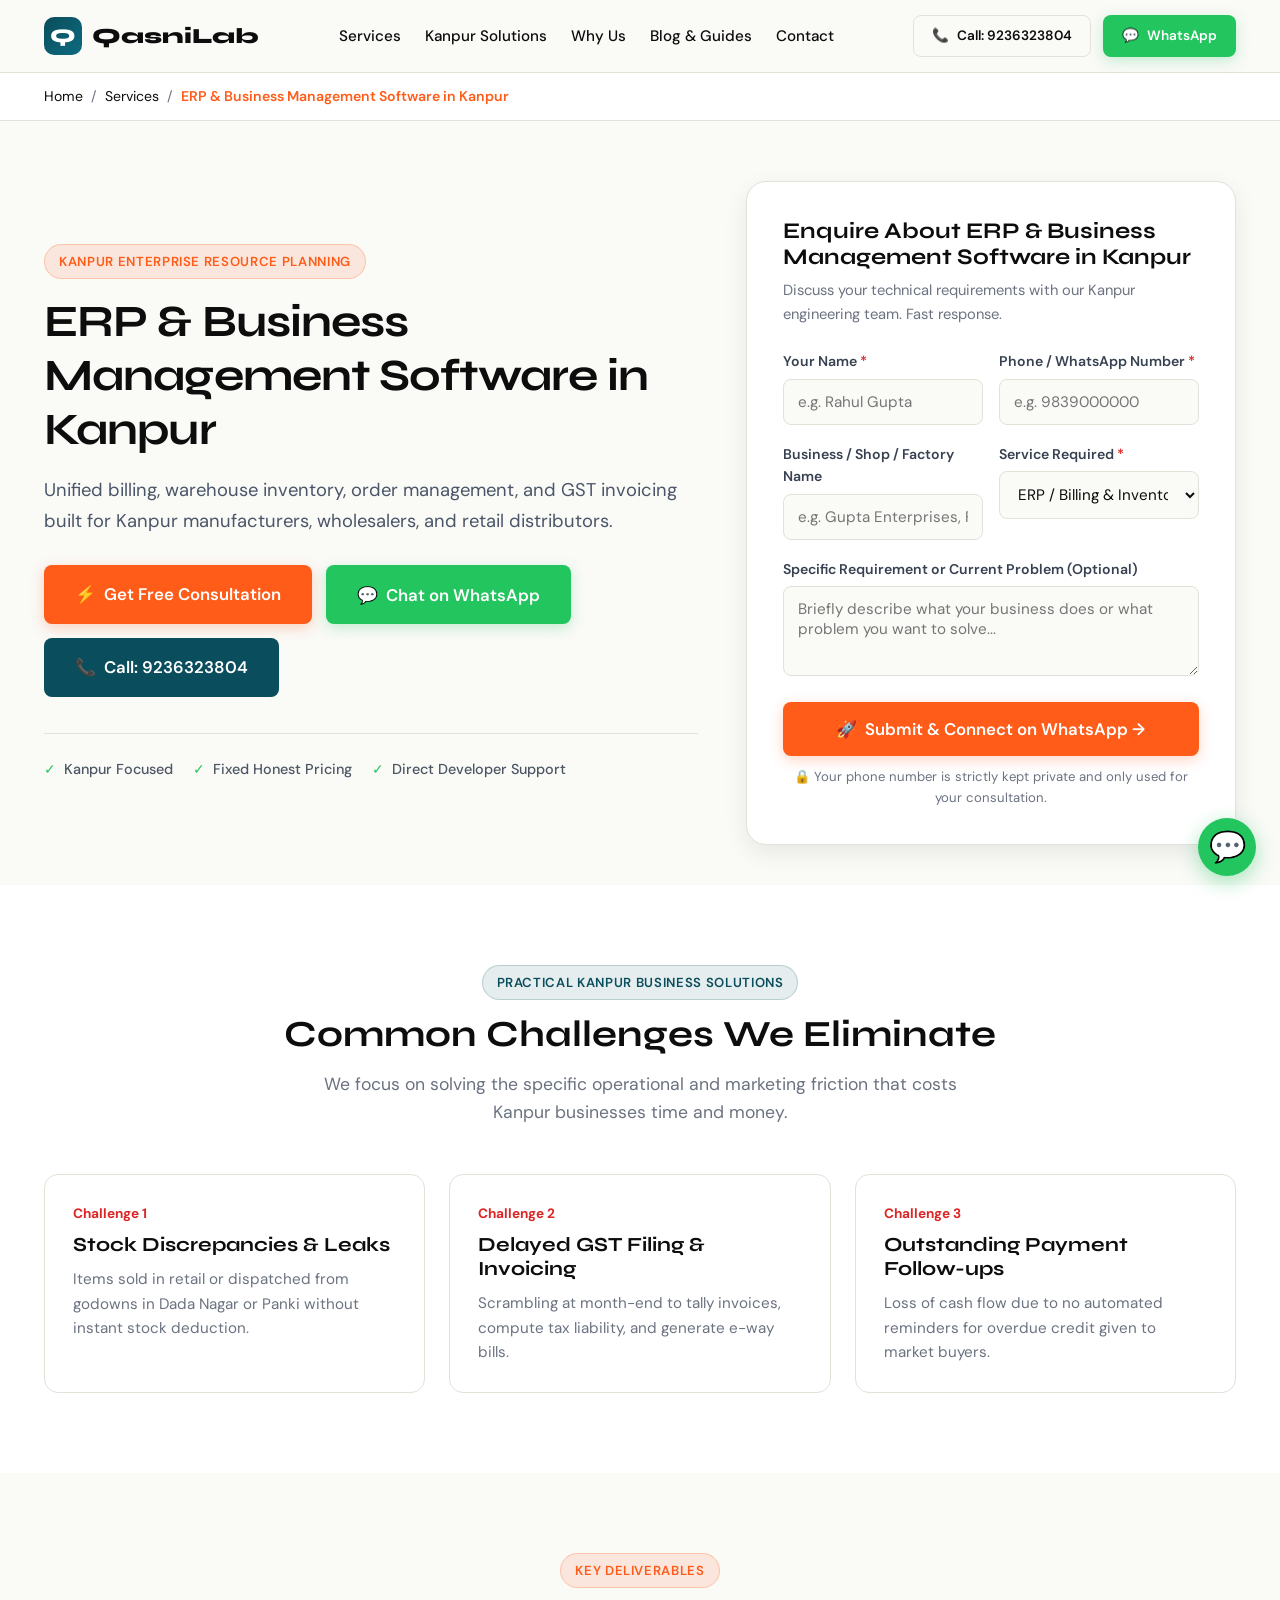
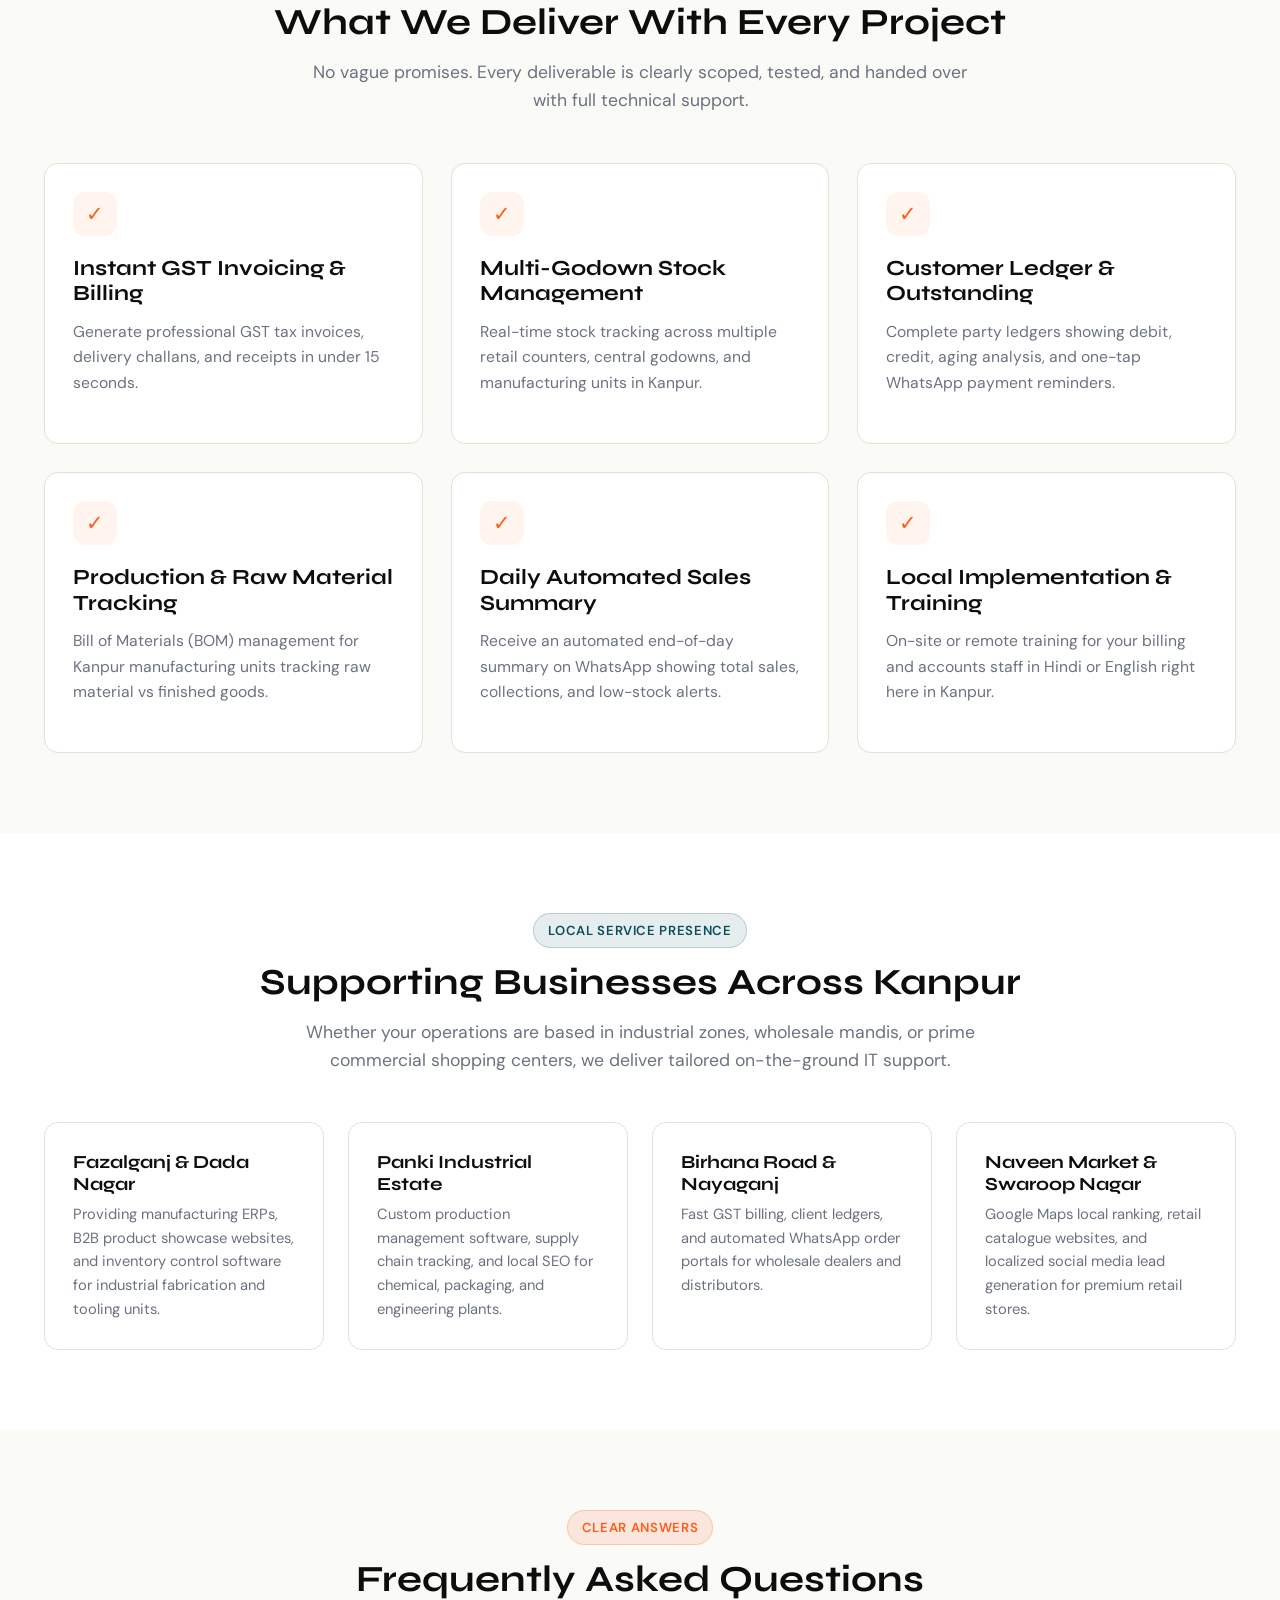
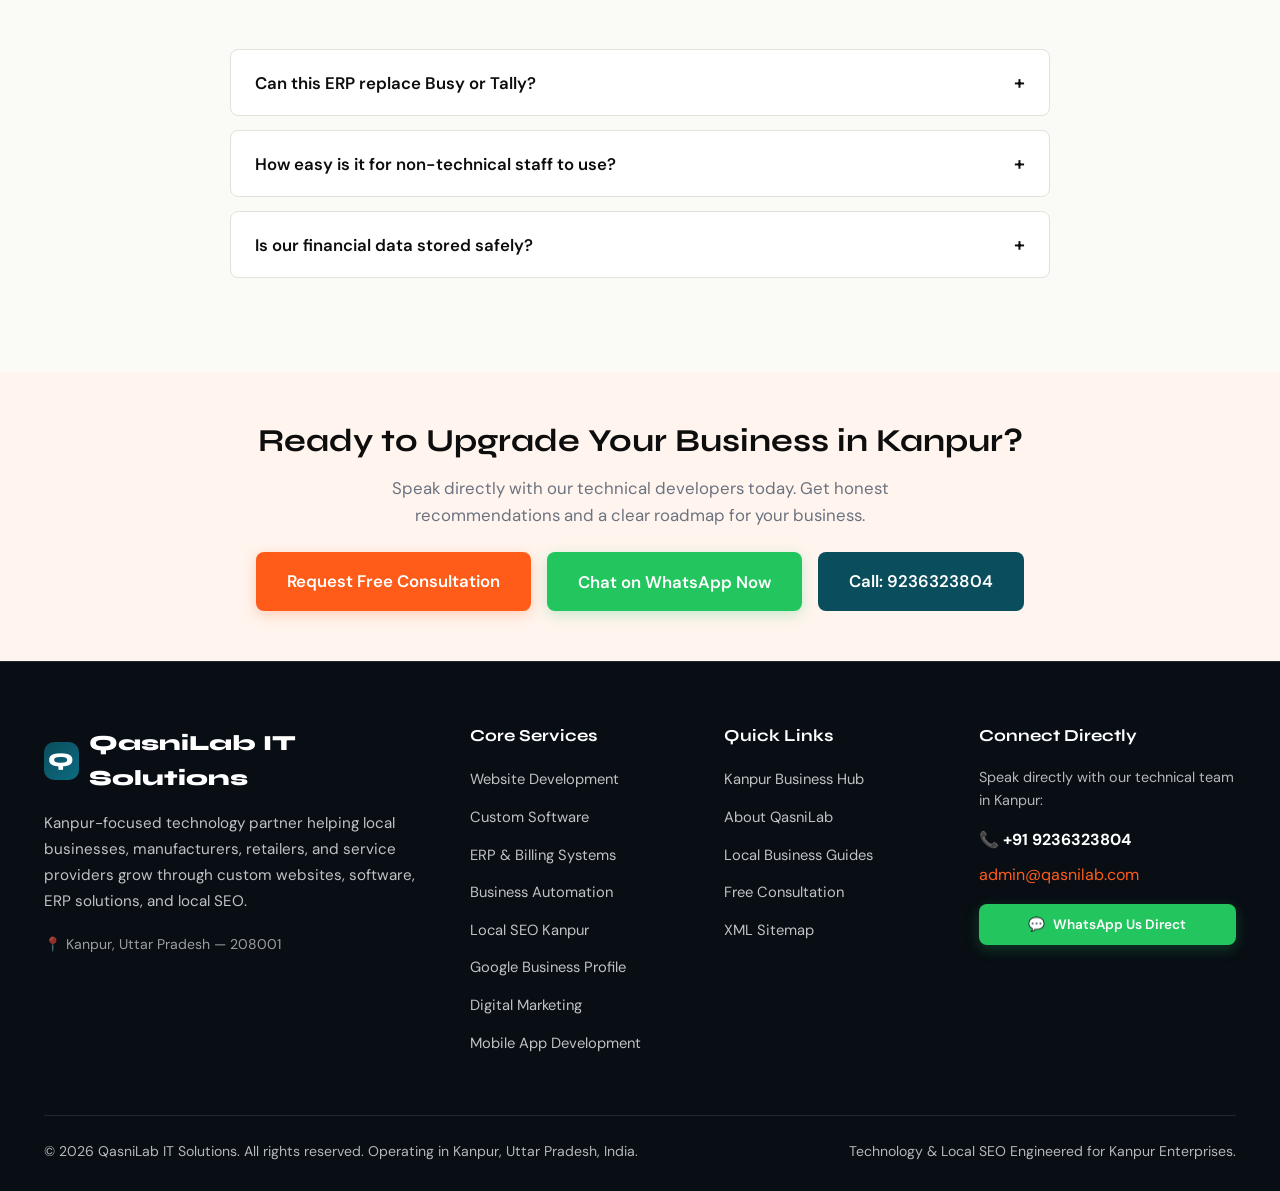
<file: services/erp-software/index.html>
<!DOCTYPE html>
<html lang="en-IN">
<head>
  <meta charset="UTF-8">
  <meta name="viewport" content="width=device-width, initial-scale=1.0">
  <title>ERP & Billing Software in Kanpur | Inventory, GST & Manufacturing</title>
  <meta name="description" content="Streamline billing, inventory, and GST compliance with custom ERP software in Kanpur. Built for manufacturers, traders, and wholesalers in UP.">
  <link rel="canonical" href="https://www.qasnilab.online/services/erp-software/">
  <meta name="robots" content="index, follow, max-image-preview:large">

  <!-- Open Graph -->
  <meta property="og:locale" content="en_IN">
  <meta property="og:type" content="article">
  <meta property="og:title" content="ERP & Billing Software in Kanpur | Inventory, GST & Manufacturing">
  <meta property="og:description" content="Streamline billing, inventory, and GST compliance with custom ERP software in Kanpur. Built for manufacturers, traders, and wholesalers in UP.">
  <meta property="og:url" content="https://www.qasnilab.online/services/erp-software/">
  <meta property="og:site_name" content="QasniLab IT Solutions">

  <!-- Twitter / X -->
  <meta name="twitter:card" content="summary_large_image">
  <meta name="twitter:title" content="ERP & Billing Software in Kanpur | Inventory, GST & Manufacturing">
  <meta name="twitter:description" content="Streamline billing, inventory, and GST compliance with custom ERP software in Kanpur. Built for manufacturers, traders, and wholesalers in UP.">

  <!-- Google Fonts Preconnect -->
  <link rel="preconnect" href="https://fonts.googleapis.com">
  <link rel="preconnect" href="https://fonts.gstatic.com" crossorigin>
  <link href="https://fonts.googleapis.com/css2?family=DM+Sans:ital,opsz,wght@0,9..40,400..700;1,9..40,400..700&family=Syne:wght@600;700;800&display=swap" rel="stylesheet">

  <!-- Stylesheet -->
  
  <style id="main-styles">
/* ==========================================================================
   QASNILAB IT SOLUTIONS — Master Stylesheet
   Designed for High-Converting Local Business Lead Generation (Kanpur, UP)
   ========================================================================== */

:root {
  --ink: #0D0D0D;
  --paper: #FAFAF7;
  --orange: #FF5C1A;
  --orange-light: #FF7A40;
  --teal: #0A4D5C;
  --teal-mid: #0D6B80;
  --cream: #FFF5EE;
  --muted: #6B7280;
  --border: #E5E0D8;
  --white: #FFFFFF;
  --green: #22C55E;
  --green-dark: #16A34A;
  --dark-bg: #080E14;
  --dark-surface: #111A24;
  --dark-border: rgba(255, 255, 255, 0.1);
  --font-display: 'Syne', -apple-system, BlinkMacSystemFont, "Segoe UI", Roboto, sans-serif;
  --font-body: 'DM Sans', -apple-system, BlinkMacSystemFont, "Segoe UI", Roboto, sans-serif;
  --shadow-sm: 0 2px 8px rgba(0,0,0,0.05);
  --shadow-md: 0 8px 24px rgba(0,0,0,0.08);
  --shadow-lg: 0 16px 40px rgba(0,0,0,0.12);
  --radius-sm: 8px;
  --radius-md: 14px;
  --radius-lg: 20px;
}

*, *::before, *::after {
  box-sizing: border-box;
  margin: 0;
  padding: 0;
}

html {
  scroll-behavior: smooth;
  font-size: 16px;
}

body {
  font-family: var(--font-body);
  background: var(--paper);
  color: var(--ink);
  line-height: 1.6;
  -webkit-font-smoothing: antialiased;
  overflow-x: hidden;
  padding-bottom: 70px; /* Space for mobile sticky dock */
}

@media (min-width: 769px) {
  body {
    padding-bottom: 0;
  }
}

a {
  color: inherit;
  text-decoration: none;
}

img {
  max-width: 100%;
  height: auto;
  display: block;
}

/* ==========================================================================
   Typography & Utility Classes
   ========================================================================== */
h1, h2, h3, h4, .font-display {
  font-family: var(--font-display);
  font-weight: 700;
  line-height: 1.2;
}

.container {
  width: 100%;
  max-width: 1240px;
  margin: 0 auto;
  padding: 0 24px;
}

.text-center { text-align: center; }
.text-orange { color: var(--orange); }
.text-teal { color: var(--teal); }
.text-muted { color: var(--muted); }

.badge {
  display: inline-flex;
  align-items: center;
  gap: 6px;
  padding: 6px 14px;
  border-radius: 999px;
  font-size: 0.82rem;
  font-weight: 600;
  text-transform: uppercase;
  letter-spacing: 0.05em;
}

.badge-orange {
  background: rgba(255, 92, 26, 0.12);
  color: var(--orange);
  border: 1px solid rgba(255, 92, 26, 0.25);
}

.badge-teal {
  background: rgba(10, 77, 92, 0.1);
  color: var(--teal);
  border: 1px solid rgba(10, 77, 92, 0.2);
}

.badge-dark {
  background: rgba(255, 255, 255, 0.1);
  color: #fff;
  border: 1px solid var(--dark-border);
}

.section {
  padding: 80px 0;
}

@media (max-width: 768px) {
  .section {
    padding: 50px 0;
  }
}

.section-header {
  margin-bottom: 48px;
}

.section-title {
  font-size: 2.3rem;
  margin-top: 12px;
  color: var(--ink);
}

.section-desc {
  font-size: 1.1rem;
  color: var(--muted);
  max-width: 680px;
  margin: 14px auto 0;
}

/* ==========================================================================
   Buttons
   ========================================================================== */
.btn {
  display: inline-flex;
  align-items: center;
  justify-content: center;
  gap: 8px;
  padding: 13px 24px;
  border-radius: var(--radius-sm);
  font-family: var(--font-body);
  font-size: 0.95rem;
  font-weight: 600;
  cursor: pointer;
  transition: all 0.25s ease;
  border: 1px solid transparent;
  white-space: nowrap;
}

.btn:hover {
  transform: translateY(-2px);
}

.btn-primary {
  background: var(--orange);
  color: #fff;
  box-shadow: 0 4px 14px rgba(255, 92, 26, 0.25);
}
.btn-primary:hover {
  background: var(--orange-light);
  box-shadow: 0 6px 20px rgba(255, 92, 26, 0.35);
}

.btn-whatsapp {
  background: var(--green);
  color: #fff;
  box-shadow: 0 4px 14px rgba(34, 197, 94, 0.25);
}
.btn-whatsapp:hover {
  background: var(--green-dark);
  box-shadow: 0 6px 20px rgba(34, 197, 94, 0.35);
}

.btn-outline {
  background: transparent;
  border-color: var(--border);
  color: var(--ink);
}
.btn-outline:hover {
  background: var(--white);
  border-color: var(--ink);
}

.btn-call {
  background: var(--teal);
  color: #fff;
}
.btn-call:hover {
  background: var(--teal-mid);
}

.btn-sm {
  padding: 9px 18px;
  font-size: 0.85rem;
}

.btn-lg {
  padding: 15px 30px;
  font-size: 1.05rem;
}

/* ==========================================================================
   Navigation
   ========================================================================== */
.site-nav {
  position: sticky;
  top: 0;
  z-index: 1000;
  background: rgba(250, 250, 247, 0.95);
  backdrop-filter: blur(12px);
  border-bottom: 1px solid var(--border);
  transition: all 0.3s ease;
}

.nav-inner {
  display: flex;
  align-items: center;
  justify-content: space-between;
  height: 72px;
}

.brand-logo {
  display: flex;
  align-items: center;
  gap: 10px;
  font-family: var(--font-display);
  font-size: 1.35rem;
  font-weight: 800;
  color: var(--ink);
}

.brand-icon {
  width: 38px;
  height: 38px;
  background: linear-gradient(135deg, var(--teal), var(--teal-mid));
  color: #fff;
  border-radius: 10px;
  display: flex;
  align-items: center;
  justify-content: center;
  font-weight: 800;
  font-size: 1.2rem;
}

.nav-links {
  display: flex;
  align-items: center;
  gap: 24px;
  list-style: none;
}

.nav-links a {
  font-size: 0.95rem;
  font-weight: 500;
  color: var(--ink);
  transition: color 0.2s;
}

.nav-links a:hover, .nav-links a.active {
  color: var(--orange);
}

.nav-cta {
  display: flex;
  align-items: center;
  gap: 12px;
}

.menu-toggle {
  display: none;
  background: none;
  border: none;
  cursor: pointer;
  padding: 8px;
  color: var(--ink);
}

@media (max-width: 992px) {
  .nav-links {
    display: none;
    position: absolute;
    top: 72px;
    left: 0;
    right: 0;
    background: var(--white);
    flex-direction: column;
    padding: 24px;
    border-bottom: 1px solid var(--border);
    box-shadow: var(--shadow-md);
    gap: 16px;
  }
  .nav-links.show {
    display: flex;
  }
  .menu-toggle {
    display: block;
  }
  .nav-cta .btn-consult {
    display: none;
  }
}

/* ==========================================================================
   Hero Section
   ========================================================================== */
.hero {
  padding: 80px 0 60px;
  position: relative;
  overflow: hidden;
}

.hero-grid {
  display: grid;
  grid-template-columns: 1.2fr 0.9fr;
  gap: 48px;
  align-items: center;
}

.hero-content h1 {
  font-size: 3.1rem;
  letter-spacing: -0.02em;
  margin: 18px 0;
  color: var(--ink);
}

.hero-content h1 span {
  color: var(--orange);
}

.hero-content p {
  font-size: 1.2rem;
  color: #4A5568;
  line-height: 1.7;
  margin-bottom: 28px;
}

.hero-actions {
  display: flex;
  flex-wrap: wrap;
  gap: 14px;
  margin-bottom: 36px;
}

.hero-trust-badges {
  display: flex;
  flex-wrap: wrap;
  gap: 20px;
  padding-top: 24px;
  border-top: 1px solid var(--border);
}

.trust-item {
  display: flex;
  align-items: center;
  gap: 8px;
  font-size: 0.9rem;
  color: #4B5563;
  font-weight: 500;
}

.trust-item svg, .trust-item .icon {
  color: var(--green);
}

@media (max-width: 992px) {
  .hero-grid {
    grid-template-columns: 1fr;
    gap: 40px;
  }
  .hero-content h1 {
    font-size: 2.3rem;
  }
  .hero {
    padding: 40px 0;
  }
}

/* ==========================================================================
   Problem & Solution Grid
   ========================================================================== */
.problem-grid {
  display: grid;
  grid-template-columns: repeat(auto-fit, minmax(280px, 1fr));
  gap: 24px;
}

.problem-card {
  background: var(--white);
  border: 1px solid var(--border);
  border-radius: var(--radius-md);
  padding: 28px;
  position: relative;
  transition: transform 0.25s, box-shadow 0.25s;
}

.problem-card:hover {
  transform: translateY(-4px);
  box-shadow: var(--shadow-md);
}

.problem-tag {
  color: #DC2626;
  font-weight: 700;
  font-size: 0.85rem;
  margin-bottom: 8px;
  display: flex;
  align-items: center;
  gap: 6px;
}

.problem-card h3 {
  font-size: 1.25rem;
  margin-bottom: 10px;
}

.solution-box {
  margin-top: 18px;
  padding-top: 14px;
  border-top: 1px dashed var(--border);
  font-size: 0.92rem;
  color: var(--teal);
  font-weight: 500;
}

/* ==========================================================================
   Service Matrix & Cards
   ========================================================================== */
.services-grid {
  display: grid;
  grid-template-columns: repeat(auto-fill, minmax(340px, 1fr));
  gap: 28px;
}

.service-card {
  background: var(--white);
  border: 1px solid var(--border);
  border-radius: var(--radius-md);
  padding: 32px;
  display: flex;
  flex-direction: column;
  transition: all 0.25s ease;
  position: relative;
}

.service-card:hover {
  transform: translateY(-5px);
  box-shadow: var(--shadow-lg);
  border-color: var(--orange);
}

.service-icon-box {
  width: 52px;
  height: 52px;
  border-radius: 12px;
  background: var(--cream);
  color: var(--orange);
  display: flex;
  align-items: center;
  justify-content: center;
  font-size: 1.6rem;
  margin-bottom: 20px;
}

.service-card h3 {
  font-size: 1.35rem;
  margin-bottom: 12px;
}

.service-card p {
  color: var(--muted);
  font-size: 0.98rem;
  line-height: 1.6;
  margin-bottom: 20px;
  flex-grow: 1;
}

.service-features {
  list-style: none;
  margin-bottom: 24px;
}

.service-features li {
  font-size: 0.88rem;
  color: #374151;
  padding: 4px 0;
  display: flex;
  align-items: center;
  gap: 8px;
}

.service-features li::before {
  content: "✓";
  color: var(--teal);
  font-weight: bold;
}

.service-link {
  font-weight: 600;
  font-size: 0.95rem;
  color: var(--orange);
  display: inline-flex;
  align-items: center;
  gap: 6px;
}

.service-link:hover {
  text-decoration: underline;
}

@media (max-width: 480px) {
  .services-grid {
    grid-template-columns: 1fr;
  }
}

/* ==========================================================================
   Why QasniLab & Local Trust
   ========================================================================== */
.why-grid {
  display: grid;
  grid-template-columns: repeat(auto-fit, minmax(260px, 1fr));
  gap: 24px;
}

.why-card {
  background: var(--white);
  border: 1px solid var(--border);
  border-radius: var(--radius-md);
  padding: 28px;
}

.why-card .num {
  font-family: var(--font-display);
  font-size: 2.2rem;
  font-weight: 800;
  color: var(--teal);
  margin-bottom: 12px;
}

.why-card h4 {
  font-size: 1.15rem;
  margin-bottom: 8px;
}

.why-card p {
  font-size: 0.92rem;
  color: var(--muted);
}

/* ==========================================================================
   Lead Capture Form Component
   ========================================================================== */
.lead-form-card {
  background: var(--white);
  border: 1.5px solid var(--border);
  border-radius: var(--radius-lg);
  padding: 36px;
  box-shadow: var(--shadow-md);
}

.lead-form-card.dark {
  background: var(--dark-surface);
  border-color: var(--dark-border);
  color: #fff;
}

.lead-form-title {
  font-size: 1.4rem;
  margin-bottom: 8px;
}

.lead-form-subtitle {
  color: var(--muted);
  font-size: 0.92rem;
  margin-bottom: 24px;
}

.form-group {
  margin-bottom: 18px;
}

.form-group label {
  display: block;
  font-size: 0.88rem;
  font-weight: 600;
  margin-bottom: 6px;
  color: #374151;
}

.lead-form-card.dark .form-group label {
  color: #E2E8F0;
}

.form-control {
  width: 100%;
  padding: 12px 14px;
  border: 1.5px solid var(--border);
  border-radius: var(--radius-sm);
  font-family: var(--font-body);
  font-size: 0.95rem;
  color: var(--ink);
  background: var(--paper);
  outline: none;
  transition: border-color 0.2s, box-shadow 0.2s;
}

.form-control:focus {
  border-color: var(--teal);
  box-shadow: 0 0 0 3px rgba(10, 77, 92, 0.12);
  background: #fff;
}

.form-row {
  display: grid;
  grid-template-columns: 1fr 1fr;
  gap: 16px;
}

@media (max-width: 600px) {
  .form-row {
    grid-template-columns: 1fr;
  }
}

textarea.form-control {
  min-height: 90px;
  resize: vertical;
}

.form-feedback {
  display: none;
  padding: 14px;
  border-radius: var(--radius-sm);
  margin-bottom: 18px;
  font-size: 0.92rem;
}

.form-feedback.success {
  display: block;
  background: #DCFCE7;
  color: #166534;
  border: 1px solid #86EFAC;
}

.form-feedback.error {
  display: block;
  background: #FEE2E2;
  color: #991B1B;
  border: 1px solid #FCA5A5;
}

/* ==========================================================================
   FAQ Accordion
   ========================================================================== */
.faq-list {
  max-width: 820px;
  margin: 0 auto;
}

.faq-item {
  background: var(--white);
  border: 1px solid var(--border);
  border-radius: var(--radius-sm);
  margin-bottom: 14px;
  overflow: hidden;
  transition: all 0.2s;
}

.faq-question {
  width: 100%;
  text-align: left;
  background: none;
  border: none;
  padding: 20px 24px;
  font-family: var(--font-body);
  font-size: 1.05rem;
  font-weight: 600;
  color: var(--ink);
  cursor: pointer;
  display: flex;
  justify-content: space-between;
  align-items: center;
  gap: 16px;
}

.faq-icon {
  font-size: 1.2rem;
  transition: transform 0.25s ease;
}

.faq-item.active .faq-icon {
  transform: rotate(45deg);
}

.faq-answer {
  display: none;
  padding: 0 24px 22px;
  color: #4B5563;
  font-size: 0.98rem;
  line-height: 1.7;
}

.faq-item.active .faq-answer {
  display: block;
}

/* ==========================================================================
   Local Kanpur Hub & Areas
   ========================================================================== */
.areas-pills {
  display: flex;
  flex-wrap: wrap;
  gap: 10px;
  justify-content: center;
  margin-top: 24px;
}

.area-pill {
  padding: 8px 16px;
  background: var(--white);
  border: 1px solid var(--border);
  border-radius: 999px;
  font-size: 0.88rem;
  font-weight: 500;
  color: #374151;
}

/* ==========================================================================
   Consultation Modal (10s Exit/Dwell Intent)
   ========================================================================== */
.consult-modal-backdrop {
  display: none;
  position: fixed;
  inset: 0;
  background: rgba(8, 14, 20, 0.75);
  backdrop-filter: blur(4px);
  z-index: 2000;
  align-items: center;
  justify-content: center;
  padding: 20px;
}

.consult-modal-backdrop.show {
  display: flex;
  animation: fadeIn 0.3s ease;
}

.consult-modal {
  background: var(--white);
  border-radius: var(--radius-lg);
  max-width: 520px;
  width: 100%;
  padding: 36px;
  position: relative;
  box-shadow: 0 24px 60px rgba(0,0,0,0.3);
}

.consult-modal-close {
  position: absolute;
  top: 18px;
  right: 18px;
  background: #F3F4F6;
  border: none;
  width: 34px;
  height: 34px;
  border-radius: 50%;
  cursor: pointer;
  display: flex;
  align-items: center;
  justify-content: center;
  font-size: 1.2rem;
  color: #4B5563;
}

/* ==========================================================================
   Mobile Sticky Action Dock & Floating Button
   ========================================================================== */
.mobile-action-dock {
  display: none;
}

@media (max-width: 768px) {
  .mobile-action-dock {
    display: grid;
    grid-template-columns: 1fr 1fr;
    position: fixed;
    bottom: 0;
    left: 0;
    right: 0;
    background: #fff;
    border-top: 1px solid var(--border);
    z-index: 999;
    box-shadow: 0 -4px 16px rgba(0,0,0,0.08);
  }
  .dock-btn {
    display: flex;
    align-items: center;
    justify-content: center;
    gap: 8px;
    padding: 14px 10px;
    font-weight: 700;
    font-size: 0.95rem;
    text-align: center;
  }
  .dock-btn.whatsapp {
    background: var(--green);
    color: #fff;
  }
  .dock-btn.call {
    background: var(--teal);
    color: #fff;
  }
}

.floating-whatsapp {
  position: fixed;
  bottom: 24px;
  right: 24px;
  z-index: 900;
  width: 58px;
  height: 58px;
  border-radius: 50%;
  background: var(--green);
  color: #fff;
  display: flex;
  align-items: center;
  justify-content: center;
  font-size: 30px;
  box-shadow: 0 6px 20px rgba(34, 197, 94, 0.4);
  transition: transform 0.25s ease;
}

.floating-whatsapp:hover {
  transform: scale(1.1);
}

@media (max-width: 768px) {
  .floating-whatsapp {
    display: none; /* Replaced by bottom sticky dock */
  }
}

/* ==========================================================================
   Footer
   ========================================================================== */
.site-footer {
  background: var(--dark-bg);
  color: rgba(255,255,255,0.7);
  padding: 64px 0 28px;
  border-top: 1px solid var(--dark-border);
}

.footer-grid {
  display: grid;
  grid-template-columns: 1.8fr 1fr 1fr 1.2fr;
  gap: 40px;
  margin-bottom: 48px;
}

.footer-col h4 {
  color: #fff;
  font-size: 1.05rem;
  margin-bottom: 20px;
}

.footer-links {
  list-style: none;
}

.footer-links li {
  margin-bottom: 12px;
}

.footer-links a {
  color: rgba(255,255,255,0.75);
  font-size: 0.92rem;
  transition: color 0.2s;
}

.footer-links a:hover {
  color: #fff;
}

.footer-bottom {
  border-top: 1px solid var(--dark-border);
  padding-top: 24px;
  display: flex;
  justify-content: space-between;
  align-items: center;
  font-size: 0.88rem;
}

@media (max-width: 900px) {
  .footer-grid {
    grid-template-columns: 1fr 1fr;
  }
}
@media (max-width: 600px) {
  .footer-grid {
    grid-template-columns: 1fr;
  }
  .footer-bottom {
    flex-direction: column;
    gap: 12px;
    text-align: center;
  }
}

@keyframes fadeIn {
  from { opacity: 0; transform: translateY(10px); }
  to { opacity: 1; transform: translateY(0); }
}

  </style>
<link rel="stylesheet" href="../../assets/css/style.css">

  <!-- Schema.org JSON-LD -->
  <script type="application/ld+json">
  {
  "@context": "https://schema.org",
  "@graph": [
    {
      "@type": "Service",
      "@id": "https://www.qasnilab.online/services/erp-software/#service",
      "name": "ERP & Business Management Software in Kanpur",
      "description": "Streamline billing, inventory, and GST compliance with custom ERP software in Kanpur. Built for manufacturers, traders, and wholesalers in UP.",
      "provider": {
        "@type": "LocalBusiness",
        "name": "QasniLab IT Solutions",
        "url": "https://www.qasnilab.online/",
        "telephone": "+91 9236323804",
        "address": {
          "@type": "PostalAddress",
          "addressLocality": "Kanpur",
          "addressRegion": "Uttar Pradesh",
          "postalCode": "208001",
          "addressCountry": "IN"
        }
      },
      "areaServed": {
        "@type": "City",
        "name": "Kanpur"
      }
    },
    {
      "@type": "BreadcrumbList",
      "@id": "https://www.qasnilab.online/services/erp-software/#breadcrumbs",
      "itemListElement": [
        {
          "@type": "ListItem",
          "position": 1,
          "name": "Home",
          "item": "https://www.qasnilab.online/"
        },
        {
          "@type": "ListItem",
          "position": 2,
          "name": "Services",
          "item": "https://www.qasnilab.online/#services"
        },
        {
          "@type": "ListItem",
          "position": 3,
          "name": "ERP & Business Management Software in Kanpur",
          "item": "https://www.qasnilab.online/services/erp-software/"
        }
      ]
    },
    {
      "@type": "FAQPage",
      "@id": "https://www.qasnilab.online/services/erp-software/#faq",
      "mainEntity": [
        {
          "@type": "Question",
          "name": "Can this ERP replace Busy or Tally?",
          "acceptedAnswer": {
            "@type": "Answer",
            "text": "Yes. Our ERP can either operate as a complete standalone cloud-based system with custom workflows or complement your existing accounting records through standard export features."
          }
        },
        {
          "@type": "Question",
          "name": "How easy is it for non-technical staff to use?",
          "acceptedAnswer": {
            "@type": "Answer",
            "text": "We design user interfaces with clear Hindi/English labels, large buttons, and barcode scanner compatibility so shop staff learn it in 1-2 days."
          }
        },
        {
          "@type": "Question",
          "name": "Is our financial data stored safely?",
          "acceptedAnswer": {
            "@type": "Answer",
            "text": "Yes. All data is hosted on enterprise cloud servers with daily automated backups and SSL encryption."
          }
        }
      ]
    }
  ]
}
  </script>
  <link rel="icon" type="image/svg+xml" href="../../favicon.svg">
  <link rel="alternate icon" type="image/x-icon" href="../../favicon.ico">
</head>
<body>

  
  <!-- Site Navigation -->
  <header class="site-nav">
    <div class="container nav-inner">
      <a href="../../index.html" class="brand-logo" aria-label="QasniLab Home">
        <div class="brand-icon">Q</div>
        <span>QasniLab</span>
      </a>
      <nav aria-label="Primary Navigation">
        <ul class="nav-links">
          <li><a href="../../index.html#services">Services</a></li>
          <li><a href="../../kanpur/index.html">Kanpur Solutions</a></li>
          <li><a href="../../about/index.html">Why Us</a></li>
          <li><a href="../../blog/index.html">Blog & Guides</a></li>
          <li><a href="../../contact/index.html">Contact</a></li>
        </ul>
      </nav>
      <div class="nav-cta">
        <a href="tel:+919236323804" class="btn btn-outline btn-sm" aria-label="Call QasniLab">
          <span>📞</span> Call: 9236323804
        </a>
        <a href="https://wa.me/919236323804?text=Hello%20QasniLab%2C%20I%20need%20a%20consultation%20for%20my%20business%20in%20Kanpur." target="_blank" rel="noopener noreferrer" class="btn btn-whatsapp btn-sm btn-consult" aria-label="Chat on WhatsApp">
          <span>💬</span> WhatsApp
        </a>
        <button class="menu-toggle" aria-label="Toggle navigation menu" aria-expanded="false">
          <svg width="24" height="24" viewBox="0 0 24 24" fill="none" stroke="currentColor" stroke-width="2" stroke-linecap="round" stroke-linejoin="round"><line x1="3" y1="12" x2="21" y2="12"></line><line x1="3" y1="6" x2="21" y2="6"></line><line x1="3" y1="18" x2="21" y2="18"></line></svg>
        </button>
      </div>
    </div>
  </header>

  <main id="main-content">
    <!-- Breadcrumbs -->
    <div style="background:var(--white); border-bottom:1px solid var(--border); padding:12px 0;">
      <div class="container">
        <nav aria-label="Breadcrumbs" style="font-size:0.88rem; color:var(--muted);">
          <a href="../../index.html" style="color:var(--ink);">Home</a> &nbsp;/&nbsp;
          <a href="../../index.html#services" style="color:var(--ink);">Services</a> &nbsp;/&nbsp;
          <span style="color:var(--orange); font-weight:600;">ERP & Business Management Software in Kanpur</span>
        </nav>
      </div>
    </div>

    <!-- Above-The-Fold Hero Section -->
    <section class="hero" style="padding:60px 0 40px;">
      <div class="container">
        <div class="hero-grid">
          <div class="hero-content">
            <span class="badge badge-orange">Kanpur Enterprise Resource Planning</span>
            <h1 style="font-size:2.8rem; margin:16px 0 18px; line-height:1.2;">ERP & Business Management Software in Kanpur</h1>
            <p style="font-size:1.15rem; color:#4A5568; margin-bottom:28px;">
              Unified billing, warehouse inventory, order management, and GST invoicing built for Kanpur manufacturers, wholesalers, and retail distributors.
            </p>
            <div class="hero-actions">
              <a href="#service-lead-form" class="btn btn-primary btn-lg">
                <span>⚡</span> Get Free Consultation
              </a>
              <button onclick="openServiceWhatsApp('erp')" class="btn btn-whatsapp btn-lg">
                <span>💬</span> Chat on WhatsApp
              </button>
              <a href="tel:+919236323804" class="btn btn-call btn-lg">
                <span>📞</span> Call: 9236323804
              </a>
            </div>
            <div class="hero-trust-badges">
              <div class="trust-item"><span class="icon">✓</span> Kanpur Focused</div>
              <div class="trust-item"><span class="icon">✓</span> Fixed Honest Pricing</div>
              <div class="trust-item"><span class="icon">✓</span> Direct Developer Support</div>
            </div>
          </div>

          <div class="hero-form-box" id="service-lead-form">
            
  <div class="lead-form-card" id="lead-form-section">
    <h3 class="lead-form-title">Enquire About ERP & Business Management Software in Kanpur</h3>
    <p class="lead-form-subtitle">Discuss your technical requirements with our Kanpur engineering team. Fast response.</p>

    <div class="form-feedback" role="alert"></div>

    <form class="lead-capture-form" novalidate>
      <!-- Bot honeypot -->
      <input type="text" name="b_company_field" style="display:none;" tabindex="-1" autocomplete="off">

      <div class="form-row">
        <div class="form-group">
          <label for="fullName">Your Name <span style="color:#DC2626;">*</span></label>
          <input type="text" id="fullName" name="full_name" class="form-control" placeholder="e.g. Rahul Gupta" required>
        </div>
        <div class="form-group">
          <label for="phone">Phone / WhatsApp Number <span style="color:#DC2626;">*</span></label>
          <input type="tel" id="phone" name="phone" class="form-control" placeholder="e.g. 9839000000" required>
        </div>
      </div>

      <div class="form-row">
        <div class="form-group">
          <label for="bizName">Business / Shop / Factory Name</label>
          <input type="text" id="bizName" name="business_name" class="form-control" placeholder="e.g. Gupta Enterprises, Fazalganj">
        </div>
        <div class="form-group">
          <label for="serviceReq">Service Required <span style="color:#DC2626;">*</span></label>
          <select id="serviceReq" name="service_required" class="form-control" required>
            <option value="">— Select Required Service —</option>
            <option value="Website Development" >Website Development (Business / Catalogue / E-commerce)</option><option value="Custom Software" >Custom Software Development</option><option value="ERP & Billing Software" selected>ERP / Billing & Inventory Software</option><option value="Business Automation" >Business Process & WhatsApp Automation</option><option value="Local SEO Kanpur" >Local SEO & Google Search Visibility</option><option value="Google Business Profile" >Google Business Profile (Maps) Optimization</option><option value="Digital Marketing" >Digital Marketing & Ads Management</option><option value="Mobile App Development" >Mobile App Development (Android / iOS)</option><option value="General Consultation" >Other / Not Sure (Need Technical Suggestion)</option>
          </select>
        </div>
      </div>

      <div class="form-group">
        <label for="message">Specific Requirement or Current Problem (Optional)</label>
        <textarea id="message" name="message" class="form-control" placeholder="Briefly describe what your business does or what problem you want to solve..."></textarea>
      </div>

      <button type="submit" class="btn btn-primary btn-lg" style="width:100%;">
        <span>🚀</span> Submit & Connect on WhatsApp →
      </button>
      <p style="font-size:0.82rem; color:var(--muted); text-align:center; margin-top:10px;">
        🔒 Your phone number is strictly kept private and only used for your consultation.
      </p>
    </form>
  </div>
          </div>
        </div>
      </div>
    </section>

    <!-- Specific Problems Solved Section -->
    <section class="section" style="background:var(--white);" aria-label="Problems We Solve">
      <div class="container">
        <div class="section-header text-center">
          <span class="badge badge-teal">Practical Kanpur Business Solutions</span>
          <h2 class="section-title">Common Challenges We Eliminate</h2>
          <p class="section-desc">
            We focus on solving the specific operational and marketing friction that costs Kanpur businesses time and money.
          </p>
        </div>

        <div class="problem-grid">
          
          <div class="problem-card">
            <div class="problem-tag">Challenge 1</div>
            <h3>Stock Discrepancies & Leaks</h3>
            <p style="color:var(--muted); font-size:0.95rem; line-height:1.6;">Items sold in retail or dispatched from godowns in Dada Nagar or Panki without instant stock deduction.</p>
          </div>
          <div class="problem-card">
            <div class="problem-tag">Challenge 2</div>
            <h3>Delayed GST Filing & Invoicing</h3>
            <p style="color:var(--muted); font-size:0.95rem; line-height:1.6;">Scrambling at month-end to tally invoices, compute tax liability, and generate e-way bills.</p>
          </div>
          <div class="problem-card">
            <div class="problem-tag">Challenge 3</div>
            <h3>Outstanding Payment Follow-ups</h3>
            <p style="color:var(--muted); font-size:0.95rem; line-height:1.6;">Loss of cash flow due to no automated reminders for overdue credit given to market buyers.</p>
          </div>
        </div>
      </div>
    </section>

    <!-- Core Features & Deliverables Section -->
    <section class="section" aria-label="Deliverables">
      <div class="container">
        <div class="section-header text-center">
          <span class="badge badge-orange">Key Deliverables</span>
          <h2 class="section-title">What We Deliver With Every Project</h2>
          <p class="section-desc">
            No vague promises. Every deliverable is clearly scoped, tested, and handed over with full technical support.
          </p>
        </div>

        <div class="services-grid">
          
          <div class="service-card" style="padding:28px;">
            <div class="service-icon-box" style="width:44px; height:44px; font-size:1.3rem;">✓</div>
            <h3>Instant GST Invoicing & Billing</h3>
            <p>Generate professional GST tax invoices, delivery challans, and receipts in under 15 seconds.</p>
          </div>
          <div class="service-card" style="padding:28px;">
            <div class="service-icon-box" style="width:44px; height:44px; font-size:1.3rem;">✓</div>
            <h3>Multi-Godown Stock Management</h3>
            <p>Real-time stock tracking across multiple retail counters, central godowns, and manufacturing units in Kanpur.</p>
          </div>
          <div class="service-card" style="padding:28px;">
            <div class="service-icon-box" style="width:44px; height:44px; font-size:1.3rem;">✓</div>
            <h3>Customer Ledger & Outstanding</h3>
            <p>Complete party ledgers showing debit, credit, aging analysis, and one-tap WhatsApp payment reminders.</p>
          </div>
          <div class="service-card" style="padding:28px;">
            <div class="service-icon-box" style="width:44px; height:44px; font-size:1.3rem;">✓</div>
            <h3>Production & Raw Material Tracking</h3>
            <p>Bill of Materials (BOM) management for Kanpur manufacturing units tracking raw material vs finished goods.</p>
          </div>
          <div class="service-card" style="padding:28px;">
            <div class="service-icon-box" style="width:44px; height:44px; font-size:1.3rem;">✓</div>
            <h3>Daily Automated Sales Summary</h3>
            <p>Receive an automated end-of-day summary on WhatsApp showing total sales, collections, and low-stock alerts.</p>
          </div>
          <div class="service-card" style="padding:28px;">
            <div class="service-icon-box" style="width:44px; height:44px; font-size:1.3rem;">✓</div>
            <h3>Local Implementation & Training</h3>
            <p>On-site or remote training for your billing and accounts staff in Hindi or English right here in Kanpur.</p>
          </div>
        </div>
      </div>
    </section>

    <!-- Local Kanpur Commercial Hubs Section -->
    <section class="section" style="background:var(--white);" aria-label="Kanpur Local Coverage">
      <div class="container">
        <div class="section-header text-center">
          <span class="badge badge-teal">Local Service Presence</span>
          <h2 class="section-title">Supporting Businesses Across Kanpur</h2>
          <p class="section-desc">
            Whether your operations are based in industrial zones, wholesale mandis, or prime commercial shopping centers, we deliver tailored on-the-ground IT support.
          </p>
        </div>

        <div class="why-grid">
          <div class="why-card">
            <h4>Fazalganj & Dada Nagar</h4>
            <p>Providing manufacturing ERPs, B2B product showcase websites, and inventory control software for industrial fabrication and tooling units.</p>
          </div>
          <div class="why-card">
            <h4>Panki Industrial Estate</h4>
            <p>Custom production management software, supply chain tracking, and local SEO for chemical, packaging, and engineering plants.</p>
          </div>
          <div class="why-card">
            <h4>Birhana Road & Nayaganj</h4>
            <p>Fast GST billing, client ledgers, and automated WhatsApp order portals for wholesale dealers and distributors.</p>
          </div>
          <div class="why-card">
            <h4>Naveen Market & Swaroop Nagar</h4>
            <p>Google Maps local ranking, retail catalogue websites, and localized social media lead generation for premium retail stores.</p>
          </div>
        </div>
      </div>
    </section>

    <!-- FAQ Section -->
    <section class="section" aria-label="Frequently Asked Questions">
      <div class="container">
        <div class="section-header text-center">
          <span class="badge badge-orange">Clear Answers</span>
          <h2 class="section-title">Frequently Asked Questions</h2>
        </div>

        <div class="faq-list">
          
          <div class="faq-item">
            <button class="faq-question" aria-expanded="false">
              <span>Can this ERP replace Busy or Tally?</span>
              <span class="faq-icon">+</span>
            </button>
            <div class="faq-answer">
              Yes. Our ERP can either operate as a complete standalone cloud-based system with custom workflows or complement your existing accounting records through standard export features.
            </div>
          </div>
          <div class="faq-item">
            <button class="faq-question" aria-expanded="false">
              <span>How easy is it for non-technical staff to use?</span>
              <span class="faq-icon">+</span>
            </button>
            <div class="faq-answer">
              We design user interfaces with clear Hindi/English labels, large buttons, and barcode scanner compatibility so shop staff learn it in 1-2 days.
            </div>
          </div>
          <div class="faq-item">
            <button class="faq-question" aria-expanded="false">
              <span>Is our financial data stored safely?</span>
              <span class="faq-icon">+</span>
            </button>
            <div class="faq-answer">
              Yes. All data is hosted on enterprise cloud servers with daily automated backups and SSL encryption.
            </div>
          </div>
        </div>
      </div>
    </section>

    <!-- Bottom CTA Banner -->
    <section class="section" style="background:var(--cream); padding:50px 0;" aria-label="Quick Action">
      <div class="container text-center">
        <h2 style="font-size:2rem; margin-bottom:14px;">Ready to Upgrade Your Business in Kanpur?</h2>
        <p style="color:var(--muted); font-size:1.05rem; margin-bottom:24px; max-width:600px; margin-left:auto; margin-right:auto;">
          Speak directly with our technical developers today. Get honest recommendations and a clear roadmap for your business.
        </p>
        <div style="display:flex; justify-content:center; gap:16px; flex-wrap:wrap;">
          <a href="#service-lead-form" class="btn btn-primary btn-lg">Request Free Consultation</a>
          <button onclick="openServiceWhatsApp('erp')" class="btn btn-whatsapp btn-lg">Chat on WhatsApp Now</button>
          <a href="tel:+919236323804" class="btn btn-call btn-lg">Call: 9236323804</a>
        </div>
      </div>
    </section>
  </main>

  
  <!-- Site Footer -->
  <footer class="site-footer">
    <div class="container">
      <div class="footer-grid">
        <div class="footer-col">
          <div class="brand-logo" style="color:#fff; margin-bottom:16px;">
            <div class="brand-icon">Q</div>
            <span>QasniLab IT Solutions</span>
          </div>
          <p style="font-size:0.95rem; line-height:1.7; margin-bottom:18px; color:rgba(255,255,255,0.75);">
            Kanpur-focused technology partner helping local businesses, manufacturers, retailers, and service providers grow through custom websites, software, ERP solutions, and local SEO.
          </p>
          <p style="font-size:0.88rem; color:rgba(255,255,255,0.6);">
            📍 Kanpur, Uttar Pradesh — 208001
          </p>
        </div>

        <div class="footer-col">
          <h4>Core Services</h4>
          <ul class="footer-links">
            <li><a href="../../services/website-development/index.html">Website Development</a></li>
            <li><a href="../../services/software-development/index.html">Custom Software</a></li>
            <li><a href="../../services/erp-software/index.html">ERP & Billing Systems</a></li>
            <li><a href="../../services/business-automation/index.html">Business Automation</a></li>
            <li><a href="../../services/local-seo/index.html">Local SEO Kanpur</a></li>
            <li><a href="../../services/google-business-profile/index.html">Google Business Profile</a></li>
            <li><a href="../../services/digital-marketing/index.html">Digital Marketing</a></li>
            <li><a href="../../services/mobile-app-development/index.html">Mobile App Development</a></li>
          </ul>
        </div>

        <div class="footer-col">
          <h4>Quick Links</h4>
          <ul class="footer-links">
            <li><a href="../../kanpur/index.html">Kanpur Business Hub</a></li>
            <li><a href="../../about/index.html">About QasniLab</a></li>
            <li><a href="../../blog/index.html">Local Business Guides</a></li>
            <li><a href="../../contact/index.html">Free Consultation</a></li>
            <li><a href="../../sitemap.xml">XML Sitemap</a></li>
          </ul>
        </div>

        <div class="footer-col">
          <h4>Connect Directly</h4>
          <p style="font-size:0.9rem; margin-bottom:14px;">Speak directly with our technical team in Kanpur:</p>
          <p style="margin-bottom:10px;">
            <a href="tel:+919236323804" style="color:#fff; font-weight:700;">📞 +91 9236323804</a>
          </p>
          <p style="margin-bottom:16px;">
            <a href="mailto:admin@qasnilab.com" style="color:var(--orange);">admin@qasnilab.com</a>
          </p>
          <a href="https://wa.me/919236323804?text=Hello%20QasniLab%2C%20I%20want%20to%20discuss%20a%20project%20for%20my%20Kanpur%20business." target="_blank" rel="noopener noreferrer" class="btn btn-whatsapp btn-sm" style="width:100%;">
            <span>💬</span> WhatsApp Us Direct
          </a>
        </div>
      </div>

      <div class="footer-bottom">
        <p>&copy; 2026 QasniLab IT Solutions. All rights reserved. Operating in Kanpur, Uttar Pradesh, India.</p>
        <p>Technology & Local SEO Engineered for Kanpur Enterprises.</p>
      </div>
    </div>
  </footer>

  <!-- Mobile Sticky Dock -->
  <div class="mobile-action-dock" aria-label="Mobile quick actions">
    <a href="tel:+919236323804" class="dock-btn call">
      <span>📞</span> Call Now
    </a>
    <a href="https://wa.me/919236323804?text=Hello%20QasniLab%2C%20I%20am%20interested%20in%20IT%20solutions%20for%20my%20Kanpur%20business." target="_blank" rel="noopener noreferrer" class="dock-btn whatsapp">
      <span>💬</span> WhatsApp
    </a>
  </div>

  <!-- Floating WhatsApp Desktop -->
  <a href="https://wa.me/919236323804?text=Hello%20QasniLab%2C%20I%20am%20interested%20in%20IT%20solutions%20for%20my%20Kanpur%20business." target="_blank" rel="noopener noreferrer" class="floating-whatsapp" aria-label="Chat with QasniLab on WhatsApp">
    💬
  </a>

  <!-- 10-Second Exit / Dwell Consultation Modal -->
  <div id="consultModalBackdrop" class="consult-modal-backdrop" role="dialog" aria-modal="true" aria-labelledby="modalTitle">
    <div class="consult-modal">
      <button class="consult-modal-close" aria-label="Close consultation modal">&times;</button>
      <div class="badge badge-orange" style="margin-bottom:12px;">Kanpur Local Business Consultation</div>
      <h3 id="modalTitle" style="font-size:1.45rem; margin-bottom:10px;">Need a Website, ERP or More Google Leads?</h3>
      <p style="color:var(--muted); font-size:0.95rem; margin-bottom:20px; line-height:1.6;">
        Talk directly to our Kanpur team. We provide transparent advice on what digital solutions or software will actually help your business grow.
      </p>
      <div style="display:flex; flex-direction:column; gap:10px;">
        <a href="https://wa.me/919236323804?text=Hello%20QasniLab%2C%20I%20would%20like%20to%20claim%20my%20free%20business%20consultation." target="_blank" rel="noopener noreferrer" class="btn btn-whatsapp btn-lg" style="width:100%;">
          <span>💬</span> Chat on WhatsApp (Fastest)
        </a>
        <a href="tel:+919236323804" class="btn btn-outline btn-lg" style="width:100%;">
          <span>📞</span> Call Directly: 9236323804
        </a>
      </div>
    </div>
  </div>

  <!-- Core JavaScript -->
  <script src="../../assets/js/main.js" defer></script>
</body>
</html>
</file>
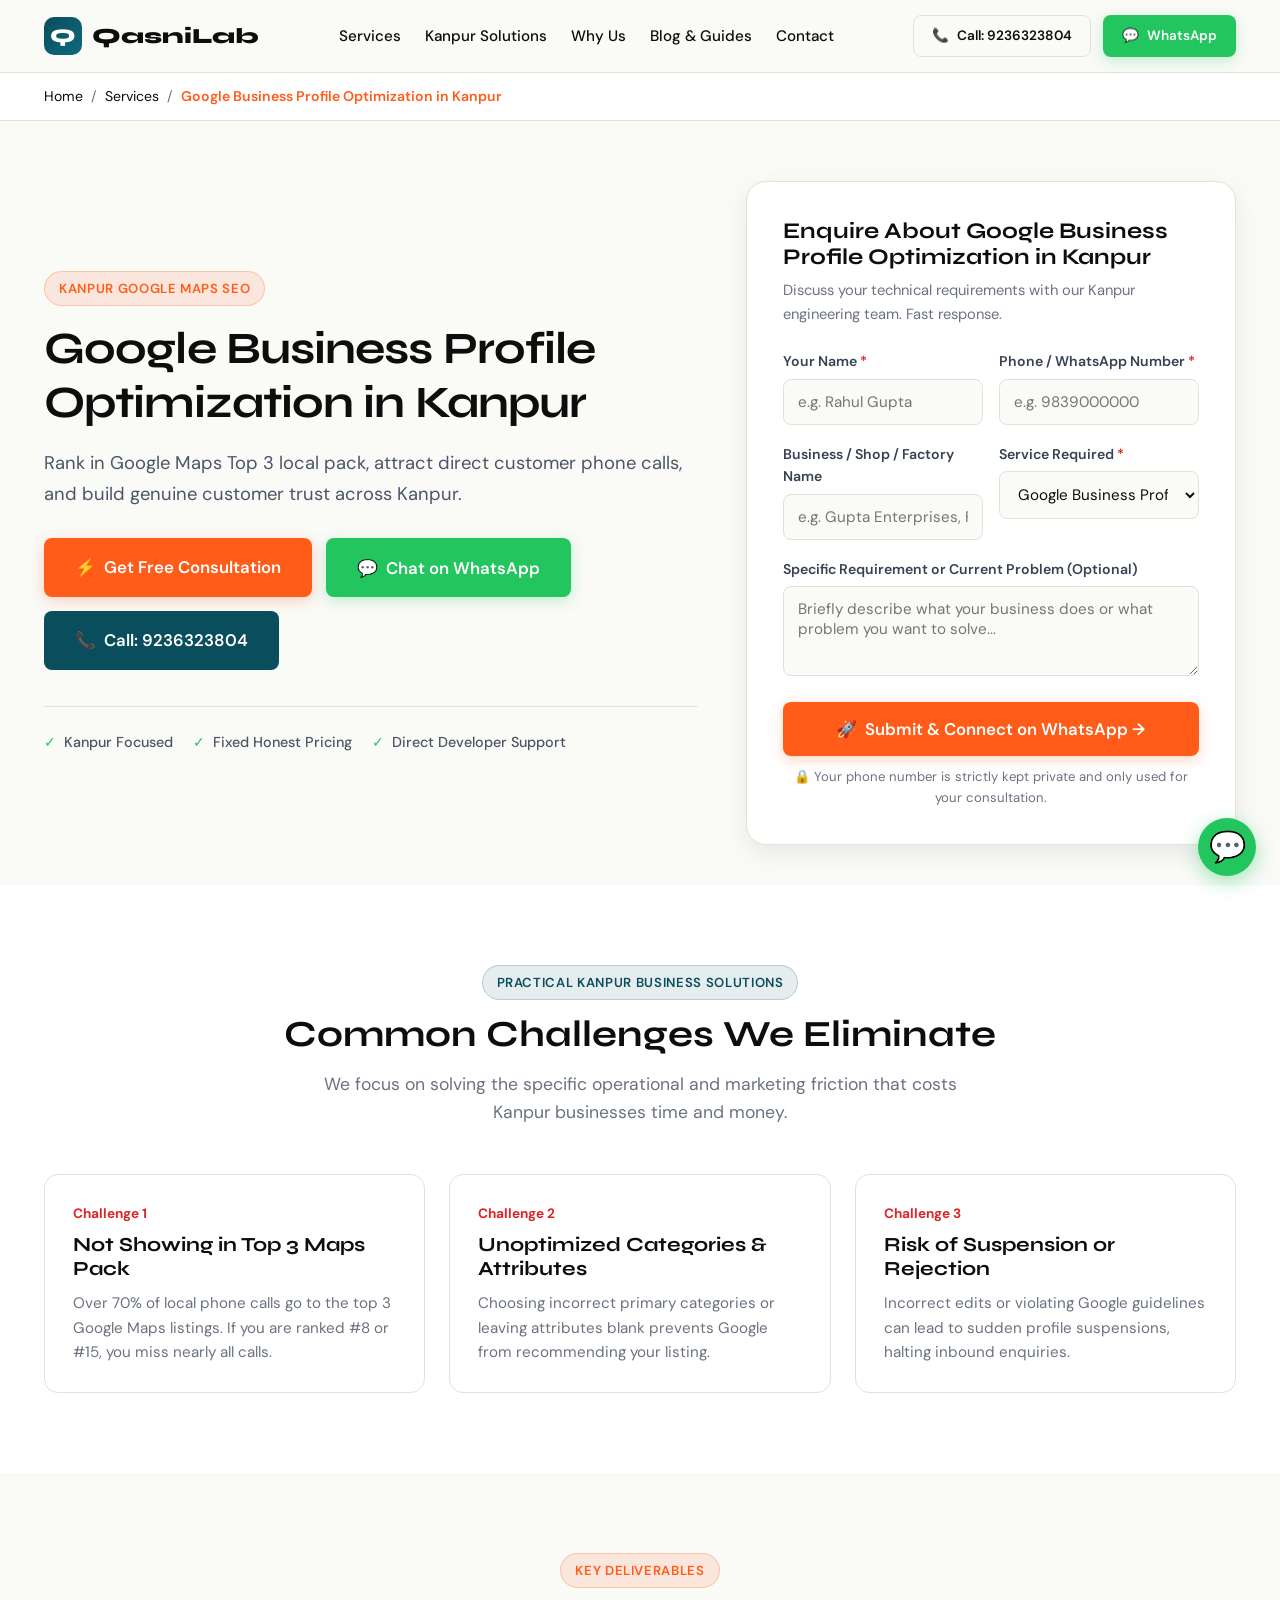
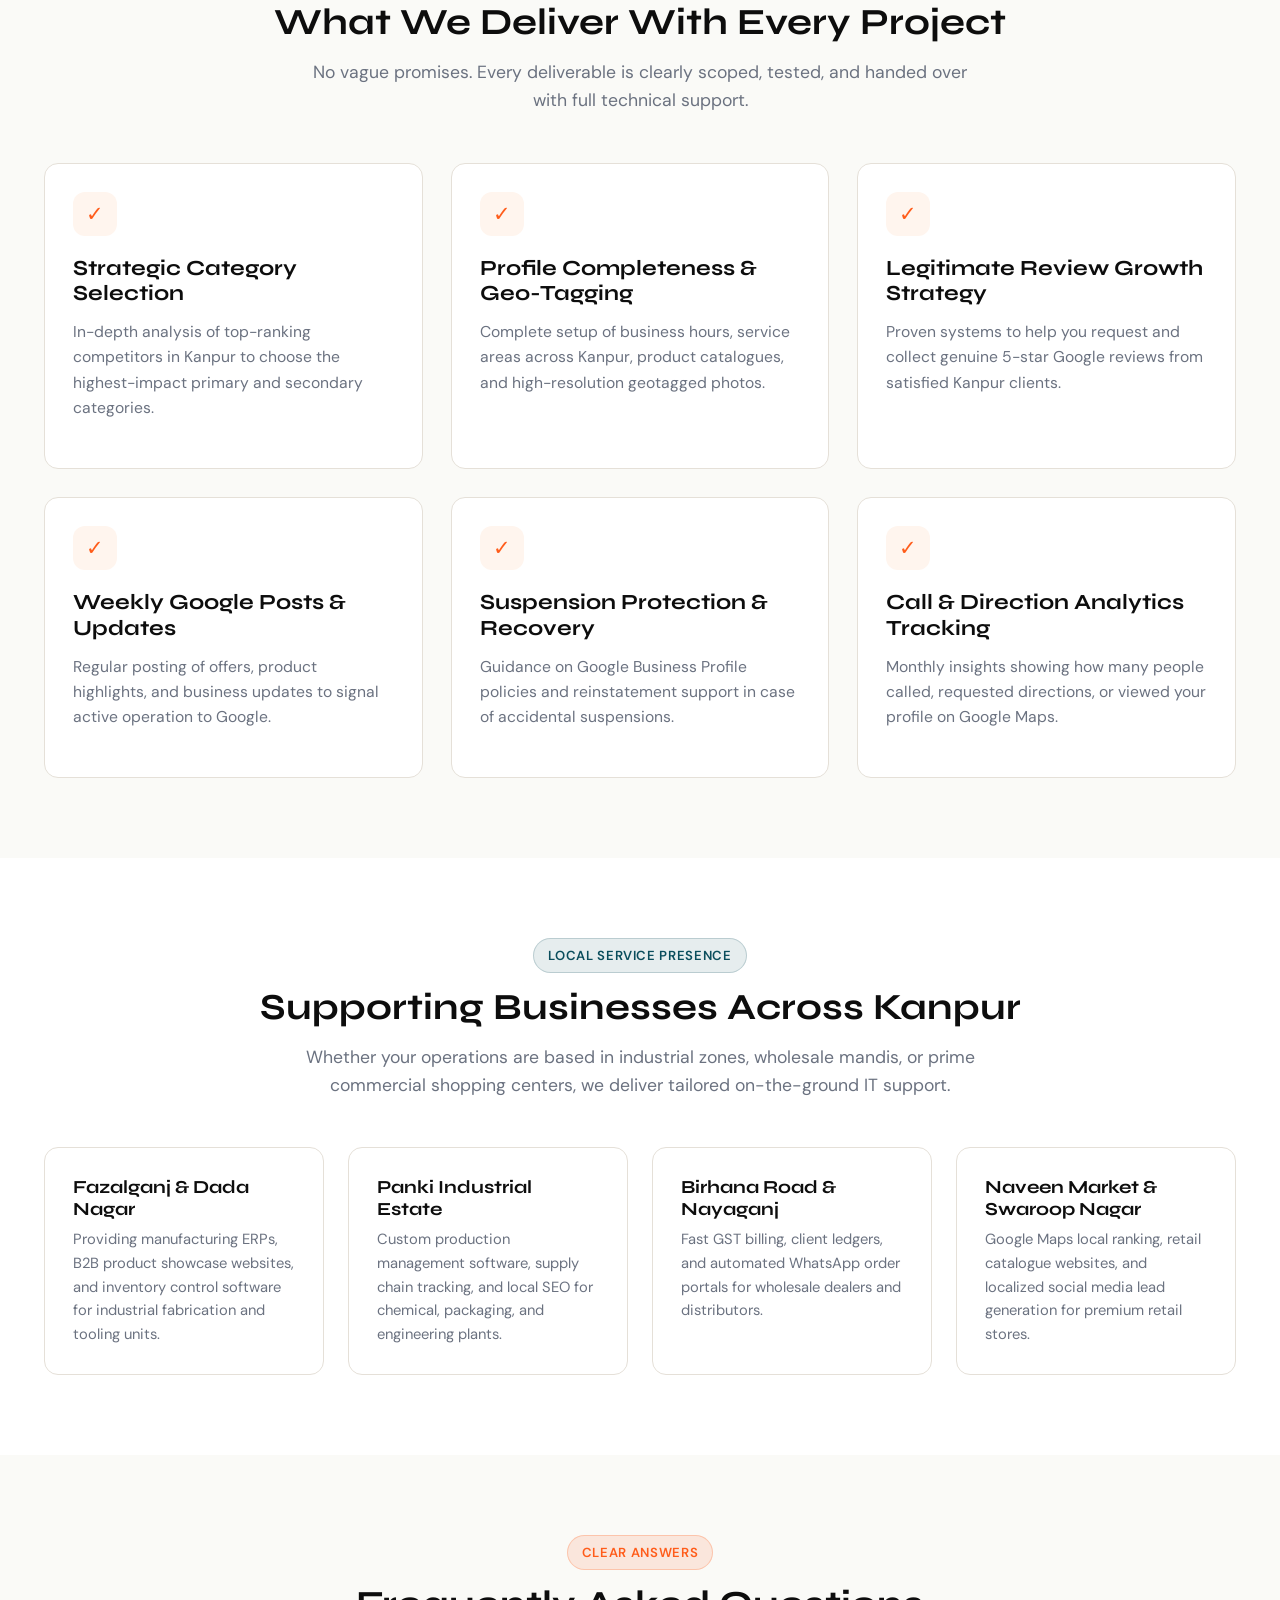
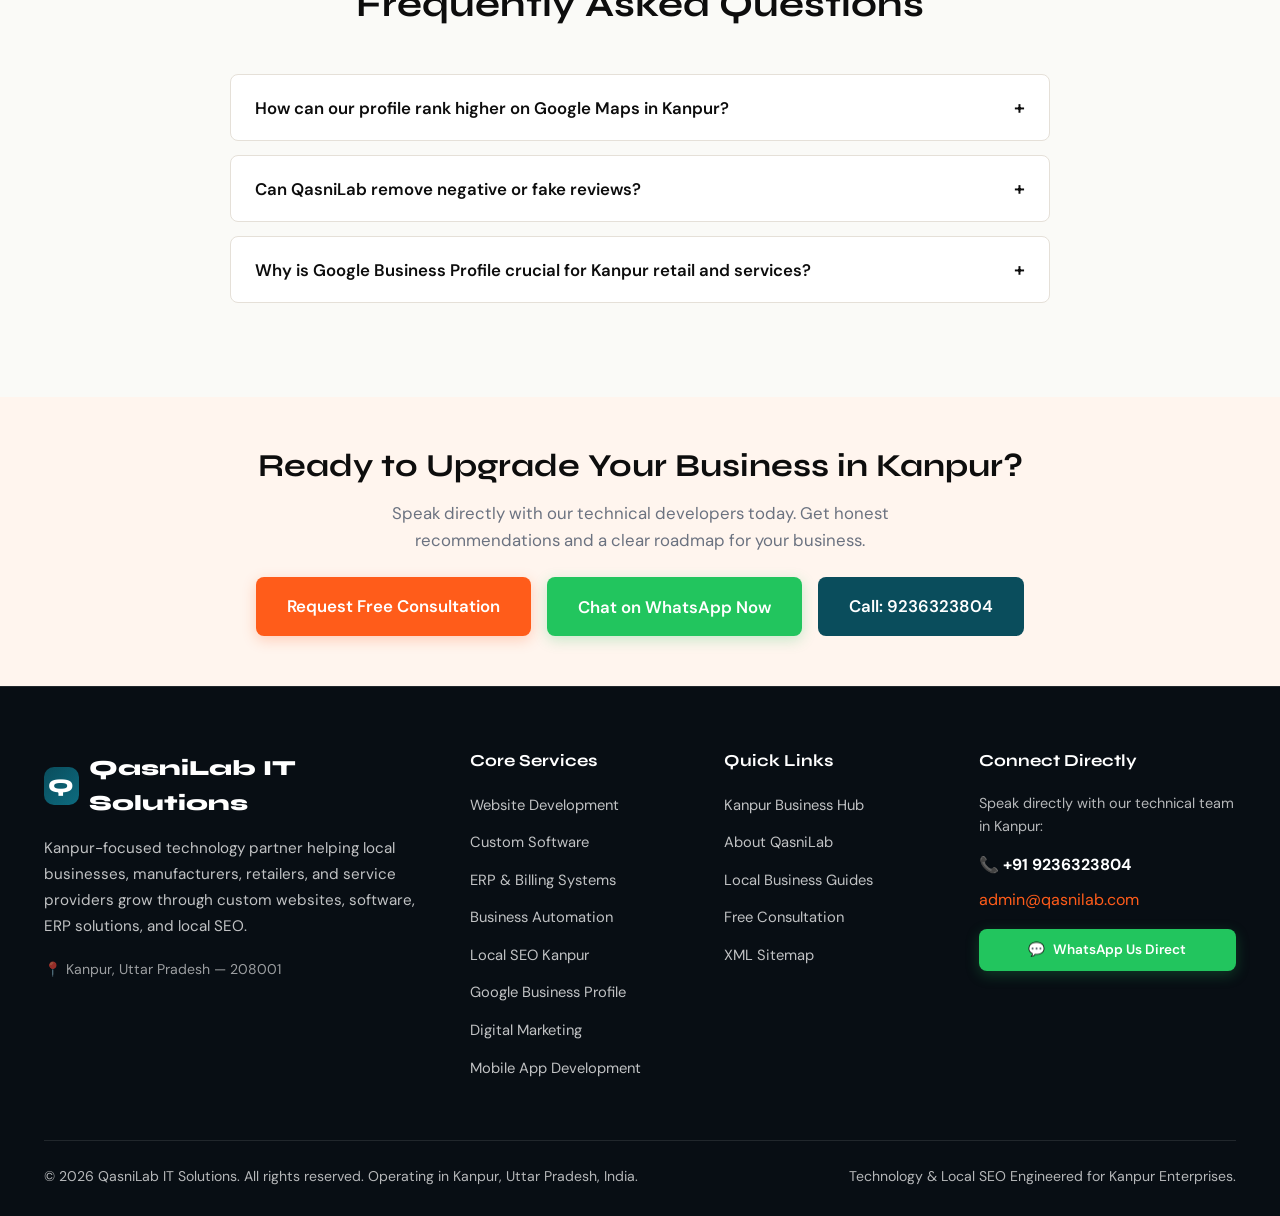
<file: services/google-business-profile/index.html>
<!DOCTYPE html>
<html lang="en-IN">
<head>
  <meta charset="UTF-8">
  <meta name="viewport" content="width=device-width, initial-scale=1.0">
  <title>Google Business Profile Optimization in Kanpur | Google Maps Ranking</title>
  <meta name="description" content="Optimize your Google Business Profile in Kanpur. Rank in Google Maps top 3 pack, get direct customer phone calls, and protect against suspensions.">
  <link rel="canonical" href="https://www.qasnilab.online/services/google-business-profile/">
  <meta name="robots" content="index, follow, max-image-preview:large">

  <!-- Open Graph -->
  <meta property="og:locale" content="en_IN">
  <meta property="og:type" content="article">
  <meta property="og:title" content="Google Business Profile Optimization in Kanpur | Google Maps Ranking">
  <meta property="og:description" content="Optimize your Google Business Profile in Kanpur. Rank in Google Maps top 3 pack, get direct customer phone calls, and protect against suspensions.">
  <meta property="og:url" content="https://www.qasnilab.online/services/google-business-profile/">
  <meta property="og:site_name" content="QasniLab IT Solutions">

  <!-- Twitter / X -->
  <meta name="twitter:card" content="summary_large_image">
  <meta name="twitter:title" content="Google Business Profile Optimization in Kanpur | Google Maps Ranking">
  <meta name="twitter:description" content="Optimize your Google Business Profile in Kanpur. Rank in Google Maps top 3 pack, get direct customer phone calls, and protect against suspensions.">

  <!-- Google Fonts Preconnect -->
  <link rel="preconnect" href="https://fonts.googleapis.com">
  <link rel="preconnect" href="https://fonts.gstatic.com" crossorigin>
  <link href="https://fonts.googleapis.com/css2?family=DM+Sans:ital,opsz,wght@0,9..40,400..700;1,9..40,400..700&family=Syne:wght@600;700;800&display=swap" rel="stylesheet">

  <!-- Stylesheet -->
  
  <style id="main-styles">
/* ==========================================================================
   QASNILAB IT SOLUTIONS — Master Stylesheet
   Designed for High-Converting Local Business Lead Generation (Kanpur, UP)
   ========================================================================== */

:root {
  --ink: #0D0D0D;
  --paper: #FAFAF7;
  --orange: #FF5C1A;
  --orange-light: #FF7A40;
  --teal: #0A4D5C;
  --teal-mid: #0D6B80;
  --cream: #FFF5EE;
  --muted: #6B7280;
  --border: #E5E0D8;
  --white: #FFFFFF;
  --green: #22C55E;
  --green-dark: #16A34A;
  --dark-bg: #080E14;
  --dark-surface: #111A24;
  --dark-border: rgba(255, 255, 255, 0.1);
  --font-display: 'Syne', -apple-system, BlinkMacSystemFont, "Segoe UI", Roboto, sans-serif;
  --font-body: 'DM Sans', -apple-system, BlinkMacSystemFont, "Segoe UI", Roboto, sans-serif;
  --shadow-sm: 0 2px 8px rgba(0,0,0,0.05);
  --shadow-md: 0 8px 24px rgba(0,0,0,0.08);
  --shadow-lg: 0 16px 40px rgba(0,0,0,0.12);
  --radius-sm: 8px;
  --radius-md: 14px;
  --radius-lg: 20px;
}

*, *::before, *::after {
  box-sizing: border-box;
  margin: 0;
  padding: 0;
}

html {
  scroll-behavior: smooth;
  font-size: 16px;
}

body {
  font-family: var(--font-body);
  background: var(--paper);
  color: var(--ink);
  line-height: 1.6;
  -webkit-font-smoothing: antialiased;
  overflow-x: hidden;
  padding-bottom: 70px; /* Space for mobile sticky dock */
}

@media (min-width: 769px) {
  body {
    padding-bottom: 0;
  }
}

a {
  color: inherit;
  text-decoration: none;
}

img {
  max-width: 100%;
  height: auto;
  display: block;
}

/* ==========================================================================
   Typography & Utility Classes
   ========================================================================== */
h1, h2, h3, h4, .font-display {
  font-family: var(--font-display);
  font-weight: 700;
  line-height: 1.2;
}

.container {
  width: 100%;
  max-width: 1240px;
  margin: 0 auto;
  padding: 0 24px;
}

.text-center { text-align: center; }
.text-orange { color: var(--orange); }
.text-teal { color: var(--teal); }
.text-muted { color: var(--muted); }

.badge {
  display: inline-flex;
  align-items: center;
  gap: 6px;
  padding: 6px 14px;
  border-radius: 999px;
  font-size: 0.82rem;
  font-weight: 600;
  text-transform: uppercase;
  letter-spacing: 0.05em;
}

.badge-orange {
  background: rgba(255, 92, 26, 0.12);
  color: var(--orange);
  border: 1px solid rgba(255, 92, 26, 0.25);
}

.badge-teal {
  background: rgba(10, 77, 92, 0.1);
  color: var(--teal);
  border: 1px solid rgba(10, 77, 92, 0.2);
}

.badge-dark {
  background: rgba(255, 255, 255, 0.1);
  color: #fff;
  border: 1px solid var(--dark-border);
}

.section {
  padding: 80px 0;
}

@media (max-width: 768px) {
  .section {
    padding: 50px 0;
  }
}

.section-header {
  margin-bottom: 48px;
}

.section-title {
  font-size: 2.3rem;
  margin-top: 12px;
  color: var(--ink);
}

.section-desc {
  font-size: 1.1rem;
  color: var(--muted);
  max-width: 680px;
  margin: 14px auto 0;
}

/* ==========================================================================
   Buttons
   ========================================================================== */
.btn {
  display: inline-flex;
  align-items: center;
  justify-content: center;
  gap: 8px;
  padding: 13px 24px;
  border-radius: var(--radius-sm);
  font-family: var(--font-body);
  font-size: 0.95rem;
  font-weight: 600;
  cursor: pointer;
  transition: all 0.25s ease;
  border: 1px solid transparent;
  white-space: nowrap;
}

.btn:hover {
  transform: translateY(-2px);
}

.btn-primary {
  background: var(--orange);
  color: #fff;
  box-shadow: 0 4px 14px rgba(255, 92, 26, 0.25);
}
.btn-primary:hover {
  background: var(--orange-light);
  box-shadow: 0 6px 20px rgba(255, 92, 26, 0.35);
}

.btn-whatsapp {
  background: var(--green);
  color: #fff;
  box-shadow: 0 4px 14px rgba(34, 197, 94, 0.25);
}
.btn-whatsapp:hover {
  background: var(--green-dark);
  box-shadow: 0 6px 20px rgba(34, 197, 94, 0.35);
}

.btn-outline {
  background: transparent;
  border-color: var(--border);
  color: var(--ink);
}
.btn-outline:hover {
  background: var(--white);
  border-color: var(--ink);
}

.btn-call {
  background: var(--teal);
  color: #fff;
}
.btn-call:hover {
  background: var(--teal-mid);
}

.btn-sm {
  padding: 9px 18px;
  font-size: 0.85rem;
}

.btn-lg {
  padding: 15px 30px;
  font-size: 1.05rem;
}

/* ==========================================================================
   Navigation
   ========================================================================== */
.site-nav {
  position: sticky;
  top: 0;
  z-index: 1000;
  background: rgba(250, 250, 247, 0.95);
  backdrop-filter: blur(12px);
  border-bottom: 1px solid var(--border);
  transition: all 0.3s ease;
}

.nav-inner {
  display: flex;
  align-items: center;
  justify-content: space-between;
  height: 72px;
}

.brand-logo {
  display: flex;
  align-items: center;
  gap: 10px;
  font-family: var(--font-display);
  font-size: 1.35rem;
  font-weight: 800;
  color: var(--ink);
}

.brand-icon {
  width: 38px;
  height: 38px;
  background: linear-gradient(135deg, var(--teal), var(--teal-mid));
  color: #fff;
  border-radius: 10px;
  display: flex;
  align-items: center;
  justify-content: center;
  font-weight: 800;
  font-size: 1.2rem;
}

.nav-links {
  display: flex;
  align-items: center;
  gap: 24px;
  list-style: none;
}

.nav-links a {
  font-size: 0.95rem;
  font-weight: 500;
  color: var(--ink);
  transition: color 0.2s;
}

.nav-links a:hover, .nav-links a.active {
  color: var(--orange);
}

.nav-cta {
  display: flex;
  align-items: center;
  gap: 12px;
}

.menu-toggle {
  display: none;
  background: none;
  border: none;
  cursor: pointer;
  padding: 8px;
  color: var(--ink);
}

@media (max-width: 992px) {
  .nav-links {
    display: none;
    position: absolute;
    top: 72px;
    left: 0;
    right: 0;
    background: var(--white);
    flex-direction: column;
    padding: 24px;
    border-bottom: 1px solid var(--border);
    box-shadow: var(--shadow-md);
    gap: 16px;
  }
  .nav-links.show {
    display: flex;
  }
  .menu-toggle {
    display: block;
  }
  .nav-cta .btn-consult {
    display: none;
  }
}

/* ==========================================================================
   Hero Section
   ========================================================================== */
.hero {
  padding: 80px 0 60px;
  position: relative;
  overflow: hidden;
}

.hero-grid {
  display: grid;
  grid-template-columns: 1.2fr 0.9fr;
  gap: 48px;
  align-items: center;
}

.hero-content h1 {
  font-size: 3.1rem;
  letter-spacing: -0.02em;
  margin: 18px 0;
  color: var(--ink);
}

.hero-content h1 span {
  color: var(--orange);
}

.hero-content p {
  font-size: 1.2rem;
  color: #4A5568;
  line-height: 1.7;
  margin-bottom: 28px;
}

.hero-actions {
  display: flex;
  flex-wrap: wrap;
  gap: 14px;
  margin-bottom: 36px;
}

.hero-trust-badges {
  display: flex;
  flex-wrap: wrap;
  gap: 20px;
  padding-top: 24px;
  border-top: 1px solid var(--border);
}

.trust-item {
  display: flex;
  align-items: center;
  gap: 8px;
  font-size: 0.9rem;
  color: #4B5563;
  font-weight: 500;
}

.trust-item svg, .trust-item .icon {
  color: var(--green);
}

@media (max-width: 992px) {
  .hero-grid {
    grid-template-columns: 1fr;
    gap: 40px;
  }
  .hero-content h1 {
    font-size: 2.3rem;
  }
  .hero {
    padding: 40px 0;
  }
}

/* ==========================================================================
   Problem & Solution Grid
   ========================================================================== */
.problem-grid {
  display: grid;
  grid-template-columns: repeat(auto-fit, minmax(280px, 1fr));
  gap: 24px;
}

.problem-card {
  background: var(--white);
  border: 1px solid var(--border);
  border-radius: var(--radius-md);
  padding: 28px;
  position: relative;
  transition: transform 0.25s, box-shadow 0.25s;
}

.problem-card:hover {
  transform: translateY(-4px);
  box-shadow: var(--shadow-md);
}

.problem-tag {
  color: #DC2626;
  font-weight: 700;
  font-size: 0.85rem;
  margin-bottom: 8px;
  display: flex;
  align-items: center;
  gap: 6px;
}

.problem-card h3 {
  font-size: 1.25rem;
  margin-bottom: 10px;
}

.solution-box {
  margin-top: 18px;
  padding-top: 14px;
  border-top: 1px dashed var(--border);
  font-size: 0.92rem;
  color: var(--teal);
  font-weight: 500;
}

/* ==========================================================================
   Service Matrix & Cards
   ========================================================================== */
.services-grid {
  display: grid;
  grid-template-columns: repeat(auto-fill, minmax(340px, 1fr));
  gap: 28px;
}

.service-card {
  background: var(--white);
  border: 1px solid var(--border);
  border-radius: var(--radius-md);
  padding: 32px;
  display: flex;
  flex-direction: column;
  transition: all 0.25s ease;
  position: relative;
}

.service-card:hover {
  transform: translateY(-5px);
  box-shadow: var(--shadow-lg);
  border-color: var(--orange);
}

.service-icon-box {
  width: 52px;
  height: 52px;
  border-radius: 12px;
  background: var(--cream);
  color: var(--orange);
  display: flex;
  align-items: center;
  justify-content: center;
  font-size: 1.6rem;
  margin-bottom: 20px;
}

.service-card h3 {
  font-size: 1.35rem;
  margin-bottom: 12px;
}

.service-card p {
  color: var(--muted);
  font-size: 0.98rem;
  line-height: 1.6;
  margin-bottom: 20px;
  flex-grow: 1;
}

.service-features {
  list-style: none;
  margin-bottom: 24px;
}

.service-features li {
  font-size: 0.88rem;
  color: #374151;
  padding: 4px 0;
  display: flex;
  align-items: center;
  gap: 8px;
}

.service-features li::before {
  content: "✓";
  color: var(--teal);
  font-weight: bold;
}

.service-link {
  font-weight: 600;
  font-size: 0.95rem;
  color: var(--orange);
  display: inline-flex;
  align-items: center;
  gap: 6px;
}

.service-link:hover {
  text-decoration: underline;
}

@media (max-width: 480px) {
  .services-grid {
    grid-template-columns: 1fr;
  }
}

/* ==========================================================================
   Why QasniLab & Local Trust
   ========================================================================== */
.why-grid {
  display: grid;
  grid-template-columns: repeat(auto-fit, minmax(260px, 1fr));
  gap: 24px;
}

.why-card {
  background: var(--white);
  border: 1px solid var(--border);
  border-radius: var(--radius-md);
  padding: 28px;
}

.why-card .num {
  font-family: var(--font-display);
  font-size: 2.2rem;
  font-weight: 800;
  color: var(--teal);
  margin-bottom: 12px;
}

.why-card h4 {
  font-size: 1.15rem;
  margin-bottom: 8px;
}

.why-card p {
  font-size: 0.92rem;
  color: var(--muted);
}

/* ==========================================================================
   Lead Capture Form Component
   ========================================================================== */
.lead-form-card {
  background: var(--white);
  border: 1.5px solid var(--border);
  border-radius: var(--radius-lg);
  padding: 36px;
  box-shadow: var(--shadow-md);
}

.lead-form-card.dark {
  background: var(--dark-surface);
  border-color: var(--dark-border);
  color: #fff;
}

.lead-form-title {
  font-size: 1.4rem;
  margin-bottom: 8px;
}

.lead-form-subtitle {
  color: var(--muted);
  font-size: 0.92rem;
  margin-bottom: 24px;
}

.form-group {
  margin-bottom: 18px;
}

.form-group label {
  display: block;
  font-size: 0.88rem;
  font-weight: 600;
  margin-bottom: 6px;
  color: #374151;
}

.lead-form-card.dark .form-group label {
  color: #E2E8F0;
}

.form-control {
  width: 100%;
  padding: 12px 14px;
  border: 1.5px solid var(--border);
  border-radius: var(--radius-sm);
  font-family: var(--font-body);
  font-size: 0.95rem;
  color: var(--ink);
  background: var(--paper);
  outline: none;
  transition: border-color 0.2s, box-shadow 0.2s;
}

.form-control:focus {
  border-color: var(--teal);
  box-shadow: 0 0 0 3px rgba(10, 77, 92, 0.12);
  background: #fff;
}

.form-row {
  display: grid;
  grid-template-columns: 1fr 1fr;
  gap: 16px;
}

@media (max-width: 600px) {
  .form-row {
    grid-template-columns: 1fr;
  }
}

textarea.form-control {
  min-height: 90px;
  resize: vertical;
}

.form-feedback {
  display: none;
  padding: 14px;
  border-radius: var(--radius-sm);
  margin-bottom: 18px;
  font-size: 0.92rem;
}

.form-feedback.success {
  display: block;
  background: #DCFCE7;
  color: #166534;
  border: 1px solid #86EFAC;
}

.form-feedback.error {
  display: block;
  background: #FEE2E2;
  color: #991B1B;
  border: 1px solid #FCA5A5;
}

/* ==========================================================================
   FAQ Accordion
   ========================================================================== */
.faq-list {
  max-width: 820px;
  margin: 0 auto;
}

.faq-item {
  background: var(--white);
  border: 1px solid var(--border);
  border-radius: var(--radius-sm);
  margin-bottom: 14px;
  overflow: hidden;
  transition: all 0.2s;
}

.faq-question {
  width: 100%;
  text-align: left;
  background: none;
  border: none;
  padding: 20px 24px;
  font-family: var(--font-body);
  font-size: 1.05rem;
  font-weight: 600;
  color: var(--ink);
  cursor: pointer;
  display: flex;
  justify-content: space-between;
  align-items: center;
  gap: 16px;
}

.faq-icon {
  font-size: 1.2rem;
  transition: transform 0.25s ease;
}

.faq-item.active .faq-icon {
  transform: rotate(45deg);
}

.faq-answer {
  display: none;
  padding: 0 24px 22px;
  color: #4B5563;
  font-size: 0.98rem;
  line-height: 1.7;
}

.faq-item.active .faq-answer {
  display: block;
}

/* ==========================================================================
   Local Kanpur Hub & Areas
   ========================================================================== */
.areas-pills {
  display: flex;
  flex-wrap: wrap;
  gap: 10px;
  justify-content: center;
  margin-top: 24px;
}

.area-pill {
  padding: 8px 16px;
  background: var(--white);
  border: 1px solid var(--border);
  border-radius: 999px;
  font-size: 0.88rem;
  font-weight: 500;
  color: #374151;
}

/* ==========================================================================
   Consultation Modal (10s Exit/Dwell Intent)
   ========================================================================== */
.consult-modal-backdrop {
  display: none;
  position: fixed;
  inset: 0;
  background: rgba(8, 14, 20, 0.75);
  backdrop-filter: blur(4px);
  z-index: 2000;
  align-items: center;
  justify-content: center;
  padding: 20px;
}

.consult-modal-backdrop.show {
  display: flex;
  animation: fadeIn 0.3s ease;
}

.consult-modal {
  background: var(--white);
  border-radius: var(--radius-lg);
  max-width: 520px;
  width: 100%;
  padding: 36px;
  position: relative;
  box-shadow: 0 24px 60px rgba(0,0,0,0.3);
}

.consult-modal-close {
  position: absolute;
  top: 18px;
  right: 18px;
  background: #F3F4F6;
  border: none;
  width: 34px;
  height: 34px;
  border-radius: 50%;
  cursor: pointer;
  display: flex;
  align-items: center;
  justify-content: center;
  font-size: 1.2rem;
  color: #4B5563;
}

/* ==========================================================================
   Mobile Sticky Action Dock & Floating Button
   ========================================================================== */
.mobile-action-dock {
  display: none;
}

@media (max-width: 768px) {
  .mobile-action-dock {
    display: grid;
    grid-template-columns: 1fr 1fr;
    position: fixed;
    bottom: 0;
    left: 0;
    right: 0;
    background: #fff;
    border-top: 1px solid var(--border);
    z-index: 999;
    box-shadow: 0 -4px 16px rgba(0,0,0,0.08);
  }
  .dock-btn {
    display: flex;
    align-items: center;
    justify-content: center;
    gap: 8px;
    padding: 14px 10px;
    font-weight: 700;
    font-size: 0.95rem;
    text-align: center;
  }
  .dock-btn.whatsapp {
    background: var(--green);
    color: #fff;
  }
  .dock-btn.call {
    background: var(--teal);
    color: #fff;
  }
}

.floating-whatsapp {
  position: fixed;
  bottom: 24px;
  right: 24px;
  z-index: 900;
  width: 58px;
  height: 58px;
  border-radius: 50%;
  background: var(--green);
  color: #fff;
  display: flex;
  align-items: center;
  justify-content: center;
  font-size: 30px;
  box-shadow: 0 6px 20px rgba(34, 197, 94, 0.4);
  transition: transform 0.25s ease;
}

.floating-whatsapp:hover {
  transform: scale(1.1);
}

@media (max-width: 768px) {
  .floating-whatsapp {
    display: none; /* Replaced by bottom sticky dock */
  }
}

/* ==========================================================================
   Footer
   ========================================================================== */
.site-footer {
  background: var(--dark-bg);
  color: rgba(255,255,255,0.7);
  padding: 64px 0 28px;
  border-top: 1px solid var(--dark-border);
}

.footer-grid {
  display: grid;
  grid-template-columns: 1.8fr 1fr 1fr 1.2fr;
  gap: 40px;
  margin-bottom: 48px;
}

.footer-col h4 {
  color: #fff;
  font-size: 1.05rem;
  margin-bottom: 20px;
}

.footer-links {
  list-style: none;
}

.footer-links li {
  margin-bottom: 12px;
}

.footer-links a {
  color: rgba(255,255,255,0.75);
  font-size: 0.92rem;
  transition: color 0.2s;
}

.footer-links a:hover {
  color: #fff;
}

.footer-bottom {
  border-top: 1px solid var(--dark-border);
  padding-top: 24px;
  display: flex;
  justify-content: space-between;
  align-items: center;
  font-size: 0.88rem;
}

@media (max-width: 900px) {
  .footer-grid {
    grid-template-columns: 1fr 1fr;
  }
}
@media (max-width: 600px) {
  .footer-grid {
    grid-template-columns: 1fr;
  }
  .footer-bottom {
    flex-direction: column;
    gap: 12px;
    text-align: center;
  }
}

@keyframes fadeIn {
  from { opacity: 0; transform: translateY(10px); }
  to { opacity: 1; transform: translateY(0); }
}

  </style>
<link rel="stylesheet" href="../../assets/css/style.css">

  <!-- Schema.org JSON-LD -->
  <script type="application/ld+json">
  {
  "@context": "https://schema.org",
  "@graph": [
    {
      "@type": "Service",
      "@id": "https://www.qasnilab.online/services/google-business-profile/#service",
      "name": "Google Business Profile Optimization in Kanpur",
      "description": "Optimize your Google Business Profile in Kanpur. Rank in Google Maps top 3 pack, get direct customer phone calls, and protect against suspensions.",
      "provider": {
        "@type": "LocalBusiness",
        "name": "QasniLab IT Solutions",
        "url": "https://www.qasnilab.online/",
        "telephone": "+91 9236323804",
        "address": {
          "@type": "PostalAddress",
          "addressLocality": "Kanpur",
          "addressRegion": "Uttar Pradesh",
          "postalCode": "208001",
          "addressCountry": "IN"
        }
      },
      "areaServed": {
        "@type": "City",
        "name": "Kanpur"
      }
    },
    {
      "@type": "BreadcrumbList",
      "@id": "https://www.qasnilab.online/services/google-business-profile/#breadcrumbs",
      "itemListElement": [
        {
          "@type": "ListItem",
          "position": 1,
          "name": "Home",
          "item": "https://www.qasnilab.online/"
        },
        {
          "@type": "ListItem",
          "position": 2,
          "name": "Services",
          "item": "https://www.qasnilab.online/#services"
        },
        {
          "@type": "ListItem",
          "position": 3,
          "name": "Google Business Profile Optimization in Kanpur",
          "item": "https://www.qasnilab.online/services/google-business-profile/"
        }
      ]
    },
    {
      "@type": "FAQPage",
      "@id": "https://www.qasnilab.online/services/google-business-profile/#faq",
      "mainEntity": [
        {
          "@type": "Question",
          "name": "How can our profile rank higher on Google Maps in Kanpur?",
          "acceptedAnswer": {
            "@type": "Answer",
            "text": "Google ranks profiles based on Relevance, Distance, and Prominence. We optimize your categories, business description, service lists, photo consistency, review velocity, and website authority."
          }
        },
        {
          "@type": "Question",
          "name": "Can QasniLab remove negative or fake reviews?",
          "acceptedAnswer": {
            "@type": "Answer",
            "text": "Google only removes reviews that violate its policy (such as hate speech, spam, or conflicts of interest). We help you properly report policy-violating reviews and implement a review collection system to drown out unfair ratings."
          }
        },
        {
          "@type": "Question",
          "name": "Why is Google Business Profile crucial for Kanpur retail and services?",
          "acceptedAnswer": {
            "@type": "Answer",
            "text": "Most local consumers in Kanpur search \"near me\" on their smartphones. Ranking in the top 3 gives you direct phone calls without customers ever needing to visit a website."
          }
        }
      ]
    }
  ]
}
  </script>
  <link rel="icon" type="image/svg+xml" href="../../favicon.svg">
  <link rel="alternate icon" type="image/x-icon" href="../../favicon.ico">
</head>
<body>

  
  <!-- Site Navigation -->
  <header class="site-nav">
    <div class="container nav-inner">
      <a href="../../index.html" class="brand-logo" aria-label="QasniLab Home">
        <div class="brand-icon">Q</div>
        <span>QasniLab</span>
      </a>
      <nav aria-label="Primary Navigation">
        <ul class="nav-links">
          <li><a href="../../index.html#services">Services</a></li>
          <li><a href="../../kanpur/index.html">Kanpur Solutions</a></li>
          <li><a href="../../about/index.html">Why Us</a></li>
          <li><a href="../../blog/index.html">Blog & Guides</a></li>
          <li><a href="../../contact/index.html">Contact</a></li>
        </ul>
      </nav>
      <div class="nav-cta">
        <a href="tel:+919236323804" class="btn btn-outline btn-sm" aria-label="Call QasniLab">
          <span>📞</span> Call: 9236323804
        </a>
        <a href="https://wa.me/919236323804?text=Hello%20QasniLab%2C%20I%20need%20a%20consultation%20for%20my%20business%20in%20Kanpur." target="_blank" rel="noopener noreferrer" class="btn btn-whatsapp btn-sm btn-consult" aria-label="Chat on WhatsApp">
          <span>💬</span> WhatsApp
        </a>
        <button class="menu-toggle" aria-label="Toggle navigation menu" aria-expanded="false">
          <svg width="24" height="24" viewBox="0 0 24 24" fill="none" stroke="currentColor" stroke-width="2" stroke-linecap="round" stroke-linejoin="round"><line x1="3" y1="12" x2="21" y2="12"></line><line x1="3" y1="6" x2="21" y2="6"></line><line x1="3" y1="18" x2="21" y2="18"></line></svg>
        </button>
      </div>
    </div>
  </header>

  <main id="main-content">
    <!-- Breadcrumbs -->
    <div style="background:var(--white); border-bottom:1px solid var(--border); padding:12px 0;">
      <div class="container">
        <nav aria-label="Breadcrumbs" style="font-size:0.88rem; color:var(--muted);">
          <a href="../../index.html" style="color:var(--ink);">Home</a> &nbsp;/&nbsp;
          <a href="../../index.html#services" style="color:var(--ink);">Services</a> &nbsp;/&nbsp;
          <span style="color:var(--orange); font-weight:600;">Google Business Profile Optimization in Kanpur</span>
        </nav>
      </div>
    </div>

    <!-- Above-The-Fold Hero Section -->
    <section class="hero" style="padding:60px 0 40px;">
      <div class="container">
        <div class="hero-grid">
          <div class="hero-content">
            <span class="badge badge-orange">Kanpur Google Maps SEO</span>
            <h1 style="font-size:2.8rem; margin:16px 0 18px; line-height:1.2;">Google Business Profile Optimization in Kanpur</h1>
            <p style="font-size:1.15rem; color:#4A5568; margin-bottom:28px;">
              Rank in Google Maps Top 3 local pack, attract direct customer phone calls, and build genuine customer trust across Kanpur.
            </p>
            <div class="hero-actions">
              <a href="#service-lead-form" class="btn btn-primary btn-lg">
                <span>⚡</span> Get Free Consultation
              </a>
              <button onclick="openServiceWhatsApp('gbp')" class="btn btn-whatsapp btn-lg">
                <span>💬</span> Chat on WhatsApp
              </button>
              <a href="tel:+919236323804" class="btn btn-call btn-lg">
                <span>📞</span> Call: 9236323804
              </a>
            </div>
            <div class="hero-trust-badges">
              <div class="trust-item"><span class="icon">✓</span> Kanpur Focused</div>
              <div class="trust-item"><span class="icon">✓</span> Fixed Honest Pricing</div>
              <div class="trust-item"><span class="icon">✓</span> Direct Developer Support</div>
            </div>
          </div>

          <div class="hero-form-box" id="service-lead-form">
            
  <div class="lead-form-card" id="lead-form-section">
    <h3 class="lead-form-title">Enquire About Google Business Profile Optimization in Kanpur</h3>
    <p class="lead-form-subtitle">Discuss your technical requirements with our Kanpur engineering team. Fast response.</p>

    <div class="form-feedback" role="alert"></div>

    <form class="lead-capture-form" novalidate>
      <!-- Bot honeypot -->
      <input type="text" name="b_company_field" style="display:none;" tabindex="-1" autocomplete="off">

      <div class="form-row">
        <div class="form-group">
          <label for="fullName">Your Name <span style="color:#DC2626;">*</span></label>
          <input type="text" id="fullName" name="full_name" class="form-control" placeholder="e.g. Rahul Gupta" required>
        </div>
        <div class="form-group">
          <label for="phone">Phone / WhatsApp Number <span style="color:#DC2626;">*</span></label>
          <input type="tel" id="phone" name="phone" class="form-control" placeholder="e.g. 9839000000" required>
        </div>
      </div>

      <div class="form-row">
        <div class="form-group">
          <label for="bizName">Business / Shop / Factory Name</label>
          <input type="text" id="bizName" name="business_name" class="form-control" placeholder="e.g. Gupta Enterprises, Fazalganj">
        </div>
        <div class="form-group">
          <label for="serviceReq">Service Required <span style="color:#DC2626;">*</span></label>
          <select id="serviceReq" name="service_required" class="form-control" required>
            <option value="">— Select Required Service —</option>
            <option value="Website Development" >Website Development (Business / Catalogue / E-commerce)</option><option value="Custom Software" >Custom Software Development</option><option value="ERP & Billing Software" >ERP / Billing & Inventory Software</option><option value="Business Automation" >Business Process & WhatsApp Automation</option><option value="Local SEO Kanpur" >Local SEO & Google Search Visibility</option><option value="Google Business Profile" selected>Google Business Profile (Maps) Optimization</option><option value="Digital Marketing" >Digital Marketing & Ads Management</option><option value="Mobile App Development" >Mobile App Development (Android / iOS)</option><option value="General Consultation" >Other / Not Sure (Need Technical Suggestion)</option>
          </select>
        </div>
      </div>

      <div class="form-group">
        <label for="message">Specific Requirement or Current Problem (Optional)</label>
        <textarea id="message" name="message" class="form-control" placeholder="Briefly describe what your business does or what problem you want to solve..."></textarea>
      </div>

      <button type="submit" class="btn btn-primary btn-lg" style="width:100%;">
        <span>🚀</span> Submit & Connect on WhatsApp →
      </button>
      <p style="font-size:0.82rem; color:var(--muted); text-align:center; margin-top:10px;">
        🔒 Your phone number is strictly kept private and only used for your consultation.
      </p>
    </form>
  </div>
          </div>
        </div>
      </div>
    </section>

    <!-- Specific Problems Solved Section -->
    <section class="section" style="background:var(--white);" aria-label="Problems We Solve">
      <div class="container">
        <div class="section-header text-center">
          <span class="badge badge-teal">Practical Kanpur Business Solutions</span>
          <h2 class="section-title">Common Challenges We Eliminate</h2>
          <p class="section-desc">
            We focus on solving the specific operational and marketing friction that costs Kanpur businesses time and money.
          </p>
        </div>

        <div class="problem-grid">
          
          <div class="problem-card">
            <div class="problem-tag">Challenge 1</div>
            <h3>Not Showing in Top 3 Maps Pack</h3>
            <p style="color:var(--muted); font-size:0.95rem; line-height:1.6;">Over 70% of local phone calls go to the top 3 Google Maps listings. If you are ranked #8 or #15, you miss nearly all calls.</p>
          </div>
          <div class="problem-card">
            <div class="problem-tag">Challenge 2</div>
            <h3>Unoptimized Categories & Attributes</h3>
            <p style="color:var(--muted); font-size:0.95rem; line-height:1.6;">Choosing incorrect primary categories or leaving attributes blank prevents Google from recommending your listing.</p>
          </div>
          <div class="problem-card">
            <div class="problem-tag">Challenge 3</div>
            <h3>Risk of Suspension or Rejection</h3>
            <p style="color:var(--muted); font-size:0.95rem; line-height:1.6;">Incorrect edits or violating Google guidelines can lead to sudden profile suspensions, halting inbound enquiries.</p>
          </div>
        </div>
      </div>
    </section>

    <!-- Core Features & Deliverables Section -->
    <section class="section" aria-label="Deliverables">
      <div class="container">
        <div class="section-header text-center">
          <span class="badge badge-orange">Key Deliverables</span>
          <h2 class="section-title">What We Deliver With Every Project</h2>
          <p class="section-desc">
            No vague promises. Every deliverable is clearly scoped, tested, and handed over with full technical support.
          </p>
        </div>

        <div class="services-grid">
          
          <div class="service-card" style="padding:28px;">
            <div class="service-icon-box" style="width:44px; height:44px; font-size:1.3rem;">✓</div>
            <h3>Strategic Category Selection</h3>
            <p>In-depth analysis of top-ranking competitors in Kanpur to choose the highest-impact primary and secondary categories.</p>
          </div>
          <div class="service-card" style="padding:28px;">
            <div class="service-icon-box" style="width:44px; height:44px; font-size:1.3rem;">✓</div>
            <h3>Profile Completeness & Geo-Tagging</h3>
            <p>Complete setup of business hours, service areas across Kanpur, product catalogues, and high-resolution geotagged photos.</p>
          </div>
          <div class="service-card" style="padding:28px;">
            <div class="service-icon-box" style="width:44px; height:44px; font-size:1.3rem;">✓</div>
            <h3>Legitimate Review Growth Strategy</h3>
            <p>Proven systems to help you request and collect genuine 5-star Google reviews from satisfied Kanpur clients.</p>
          </div>
          <div class="service-card" style="padding:28px;">
            <div class="service-icon-box" style="width:44px; height:44px; font-size:1.3rem;">✓</div>
            <h3>Weekly Google Posts & Updates</h3>
            <p>Regular posting of offers, product highlights, and business updates to signal active operation to Google.</p>
          </div>
          <div class="service-card" style="padding:28px;">
            <div class="service-icon-box" style="width:44px; height:44px; font-size:1.3rem;">✓</div>
            <h3>Suspension Protection & Recovery</h3>
            <p>Guidance on Google Business Profile policies and reinstatement support in case of accidental suspensions.</p>
          </div>
          <div class="service-card" style="padding:28px;">
            <div class="service-icon-box" style="width:44px; height:44px; font-size:1.3rem;">✓</div>
            <h3>Call & Direction Analytics Tracking</h3>
            <p>Monthly insights showing how many people called, requested directions, or viewed your profile on Google Maps.</p>
          </div>
        </div>
      </div>
    </section>

    <!-- Local Kanpur Commercial Hubs Section -->
    <section class="section" style="background:var(--white);" aria-label="Kanpur Local Coverage">
      <div class="container">
        <div class="section-header text-center">
          <span class="badge badge-teal">Local Service Presence</span>
          <h2 class="section-title">Supporting Businesses Across Kanpur</h2>
          <p class="section-desc">
            Whether your operations are based in industrial zones, wholesale mandis, or prime commercial shopping centers, we deliver tailored on-the-ground IT support.
          </p>
        </div>

        <div class="why-grid">
          <div class="why-card">
            <h4>Fazalganj & Dada Nagar</h4>
            <p>Providing manufacturing ERPs, B2B product showcase websites, and inventory control software for industrial fabrication and tooling units.</p>
          </div>
          <div class="why-card">
            <h4>Panki Industrial Estate</h4>
            <p>Custom production management software, supply chain tracking, and local SEO for chemical, packaging, and engineering plants.</p>
          </div>
          <div class="why-card">
            <h4>Birhana Road & Nayaganj</h4>
            <p>Fast GST billing, client ledgers, and automated WhatsApp order portals for wholesale dealers and distributors.</p>
          </div>
          <div class="why-card">
            <h4>Naveen Market & Swaroop Nagar</h4>
            <p>Google Maps local ranking, retail catalogue websites, and localized social media lead generation for premium retail stores.</p>
          </div>
        </div>
      </div>
    </section>

    <!-- FAQ Section -->
    <section class="section" aria-label="Frequently Asked Questions">
      <div class="container">
        <div class="section-header text-center">
          <span class="badge badge-orange">Clear Answers</span>
          <h2 class="section-title">Frequently Asked Questions</h2>
        </div>

        <div class="faq-list">
          
          <div class="faq-item">
            <button class="faq-question" aria-expanded="false">
              <span>How can our profile rank higher on Google Maps in Kanpur?</span>
              <span class="faq-icon">+</span>
            </button>
            <div class="faq-answer">
              Google ranks profiles based on Relevance, Distance, and Prominence. We optimize your categories, business description, service lists, photo consistency, review velocity, and website authority.
            </div>
          </div>
          <div class="faq-item">
            <button class="faq-question" aria-expanded="false">
              <span>Can QasniLab remove negative or fake reviews?</span>
              <span class="faq-icon">+</span>
            </button>
            <div class="faq-answer">
              Google only removes reviews that violate its policy (such as hate speech, spam, or conflicts of interest). We help you properly report policy-violating reviews and implement a review collection system to drown out unfair ratings.
            </div>
          </div>
          <div class="faq-item">
            <button class="faq-question" aria-expanded="false">
              <span>Why is Google Business Profile crucial for Kanpur retail and services?</span>
              <span class="faq-icon">+</span>
            </button>
            <div class="faq-answer">
              Most local consumers in Kanpur search "near me" on their smartphones. Ranking in the top 3 gives you direct phone calls without customers ever needing to visit a website.
            </div>
          </div>
        </div>
      </div>
    </section>

    <!-- Bottom CTA Banner -->
    <section class="section" style="background:var(--cream); padding:50px 0;" aria-label="Quick Action">
      <div class="container text-center">
        <h2 style="font-size:2rem; margin-bottom:14px;">Ready to Upgrade Your Business in Kanpur?</h2>
        <p style="color:var(--muted); font-size:1.05rem; margin-bottom:24px; max-width:600px; margin-left:auto; margin-right:auto;">
          Speak directly with our technical developers today. Get honest recommendations and a clear roadmap for your business.
        </p>
        <div style="display:flex; justify-content:center; gap:16px; flex-wrap:wrap;">
          <a href="#service-lead-form" class="btn btn-primary btn-lg">Request Free Consultation</a>
          <button onclick="openServiceWhatsApp('gbp')" class="btn btn-whatsapp btn-lg">Chat on WhatsApp Now</button>
          <a href="tel:+919236323804" class="btn btn-call btn-lg">Call: 9236323804</a>
        </div>
      </div>
    </section>
  </main>

  
  <!-- Site Footer -->
  <footer class="site-footer">
    <div class="container">
      <div class="footer-grid">
        <div class="footer-col">
          <div class="brand-logo" style="color:#fff; margin-bottom:16px;">
            <div class="brand-icon">Q</div>
            <span>QasniLab IT Solutions</span>
          </div>
          <p style="font-size:0.95rem; line-height:1.7; margin-bottom:18px; color:rgba(255,255,255,0.75);">
            Kanpur-focused technology partner helping local businesses, manufacturers, retailers, and service providers grow through custom websites, software, ERP solutions, and local SEO.
          </p>
          <p style="font-size:0.88rem; color:rgba(255,255,255,0.6);">
            📍 Kanpur, Uttar Pradesh — 208001
          </p>
        </div>

        <div class="footer-col">
          <h4>Core Services</h4>
          <ul class="footer-links">
            <li><a href="../../services/website-development/index.html">Website Development</a></li>
            <li><a href="../../services/software-development/index.html">Custom Software</a></li>
            <li><a href="../../services/erp-software/index.html">ERP & Billing Systems</a></li>
            <li><a href="../../services/business-automation/index.html">Business Automation</a></li>
            <li><a href="../../services/local-seo/index.html">Local SEO Kanpur</a></li>
            <li><a href="../../services/google-business-profile/index.html">Google Business Profile</a></li>
            <li><a href="../../services/digital-marketing/index.html">Digital Marketing</a></li>
            <li><a href="../../services/mobile-app-development/index.html">Mobile App Development</a></li>
          </ul>
        </div>

        <div class="footer-col">
          <h4>Quick Links</h4>
          <ul class="footer-links">
            <li><a href="../../kanpur/index.html">Kanpur Business Hub</a></li>
            <li><a href="../../about/index.html">About QasniLab</a></li>
            <li><a href="../../blog/index.html">Local Business Guides</a></li>
            <li><a href="../../contact/index.html">Free Consultation</a></li>
            <li><a href="../../sitemap.xml">XML Sitemap</a></li>
          </ul>
        </div>

        <div class="footer-col">
          <h4>Connect Directly</h4>
          <p style="font-size:0.9rem; margin-bottom:14px;">Speak directly with our technical team in Kanpur:</p>
          <p style="margin-bottom:10px;">
            <a href="tel:+919236323804" style="color:#fff; font-weight:700;">📞 +91 9236323804</a>
          </p>
          <p style="margin-bottom:16px;">
            <a href="mailto:admin@qasnilab.com" style="color:var(--orange);">admin@qasnilab.com</a>
          </p>
          <a href="https://wa.me/919236323804?text=Hello%20QasniLab%2C%20I%20want%20to%20discuss%20a%20project%20for%20my%20Kanpur%20business." target="_blank" rel="noopener noreferrer" class="btn btn-whatsapp btn-sm" style="width:100%;">
            <span>💬</span> WhatsApp Us Direct
          </a>
        </div>
      </div>

      <div class="footer-bottom">
        <p>&copy; 2026 QasniLab IT Solutions. All rights reserved. Operating in Kanpur, Uttar Pradesh, India.</p>
        <p>Technology & Local SEO Engineered for Kanpur Enterprises.</p>
      </div>
    </div>
  </footer>

  <!-- Mobile Sticky Dock -->
  <div class="mobile-action-dock" aria-label="Mobile quick actions">
    <a href="tel:+919236323804" class="dock-btn call">
      <span>📞</span> Call Now
    </a>
    <a href="https://wa.me/919236323804?text=Hello%20QasniLab%2C%20I%20am%20interested%20in%20IT%20solutions%20for%20my%20Kanpur%20business." target="_blank" rel="noopener noreferrer" class="dock-btn whatsapp">
      <span>💬</span> WhatsApp
    </a>
  </div>

  <!-- Floating WhatsApp Desktop -->
  <a href="https://wa.me/919236323804?text=Hello%20QasniLab%2C%20I%20am%20interested%20in%20IT%20solutions%20for%20my%20Kanpur%20business." target="_blank" rel="noopener noreferrer" class="floating-whatsapp" aria-label="Chat with QasniLab on WhatsApp">
    💬
  </a>

  <!-- 10-Second Exit / Dwell Consultation Modal -->
  <div id="consultModalBackdrop" class="consult-modal-backdrop" role="dialog" aria-modal="true" aria-labelledby="modalTitle">
    <div class="consult-modal">
      <button class="consult-modal-close" aria-label="Close consultation modal">&times;</button>
      <div class="badge badge-orange" style="margin-bottom:12px;">Kanpur Local Business Consultation</div>
      <h3 id="modalTitle" style="font-size:1.45rem; margin-bottom:10px;">Need a Website, ERP or More Google Leads?</h3>
      <p style="color:var(--muted); font-size:0.95rem; margin-bottom:20px; line-height:1.6;">
        Talk directly to our Kanpur team. We provide transparent advice on what digital solutions or software will actually help your business grow.
      </p>
      <div style="display:flex; flex-direction:column; gap:10px;">
        <a href="https://wa.me/919236323804?text=Hello%20QasniLab%2C%20I%20would%20like%20to%20claim%20my%20free%20business%20consultation." target="_blank" rel="noopener noreferrer" class="btn btn-whatsapp btn-lg" style="width:100%;">
          <span>💬</span> Chat on WhatsApp (Fastest)
        </a>
        <a href="tel:+919236323804" class="btn btn-outline btn-lg" style="width:100%;">
          <span>📞</span> Call Directly: 9236323804
        </a>
      </div>
    </div>
  </div>

  <!-- Core JavaScript -->
  <script src="../../assets/js/main.js" defer></script>
</body>
</html>
</file>
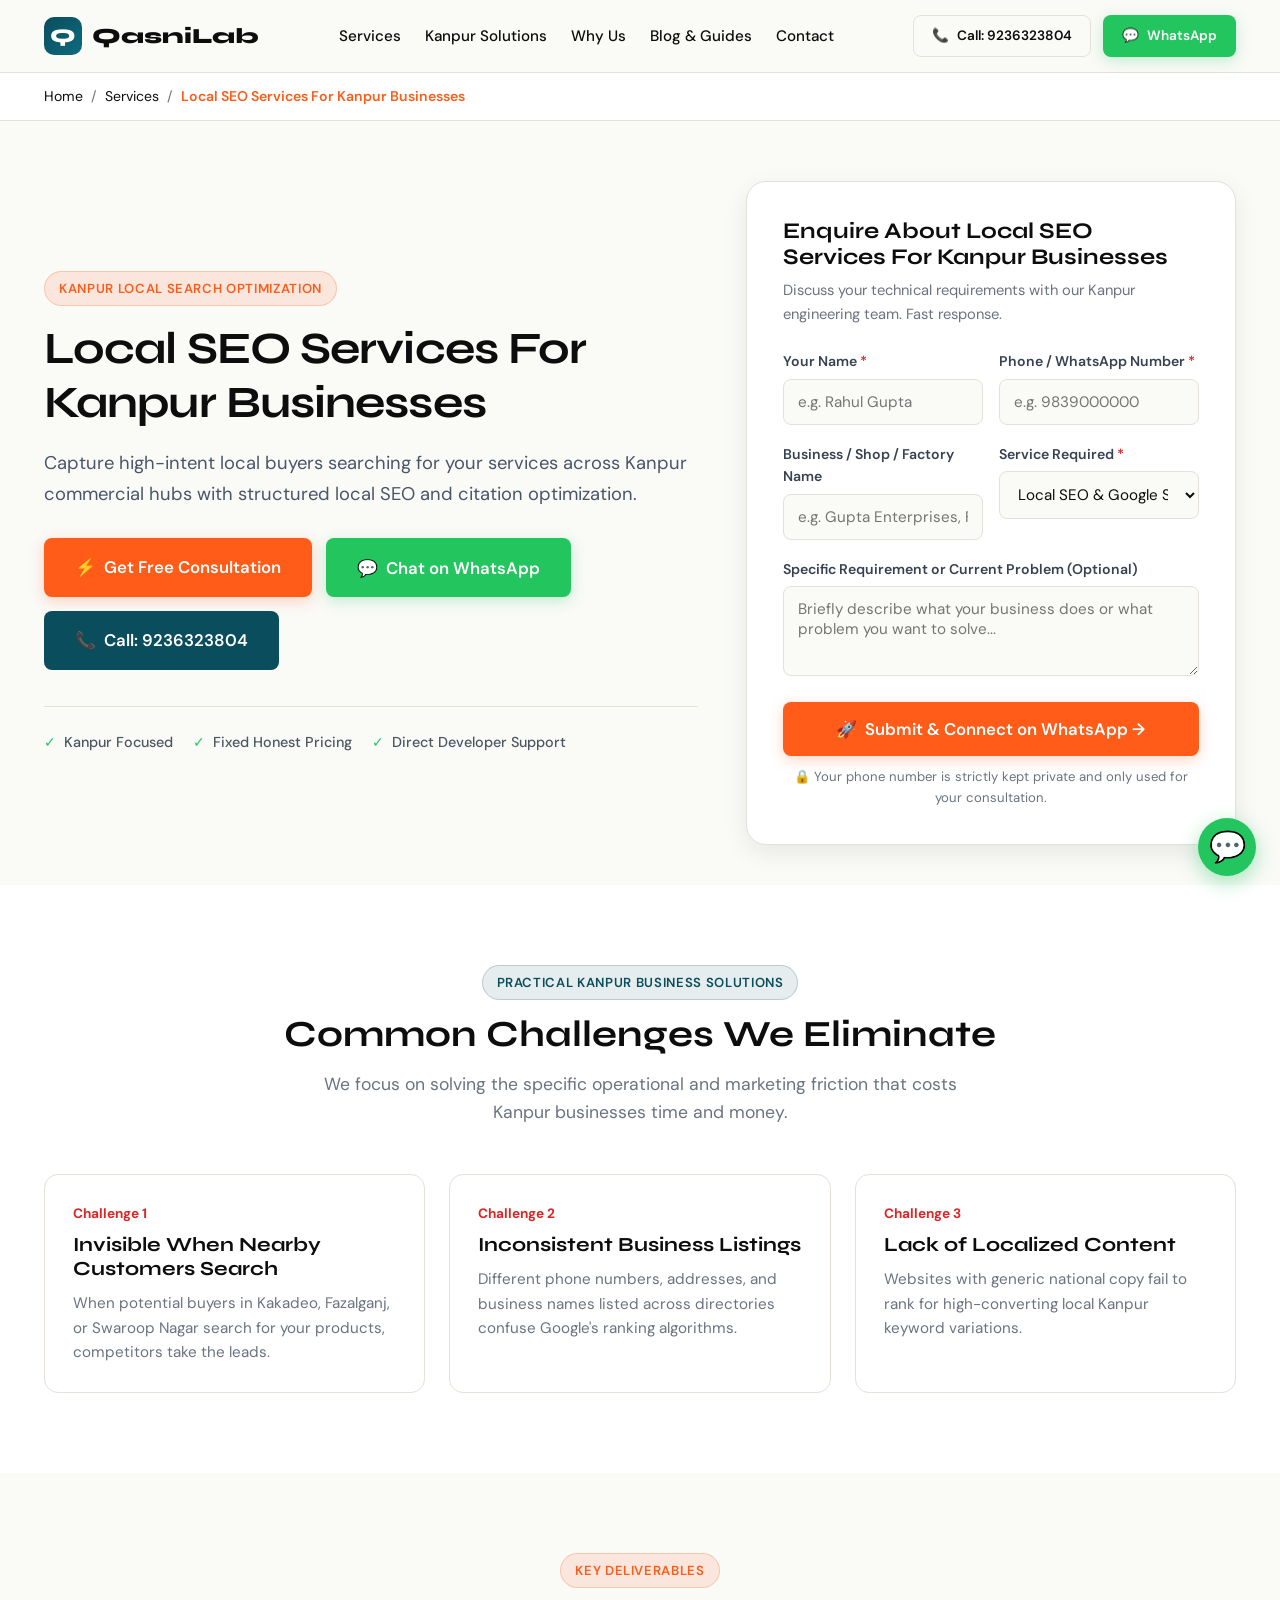
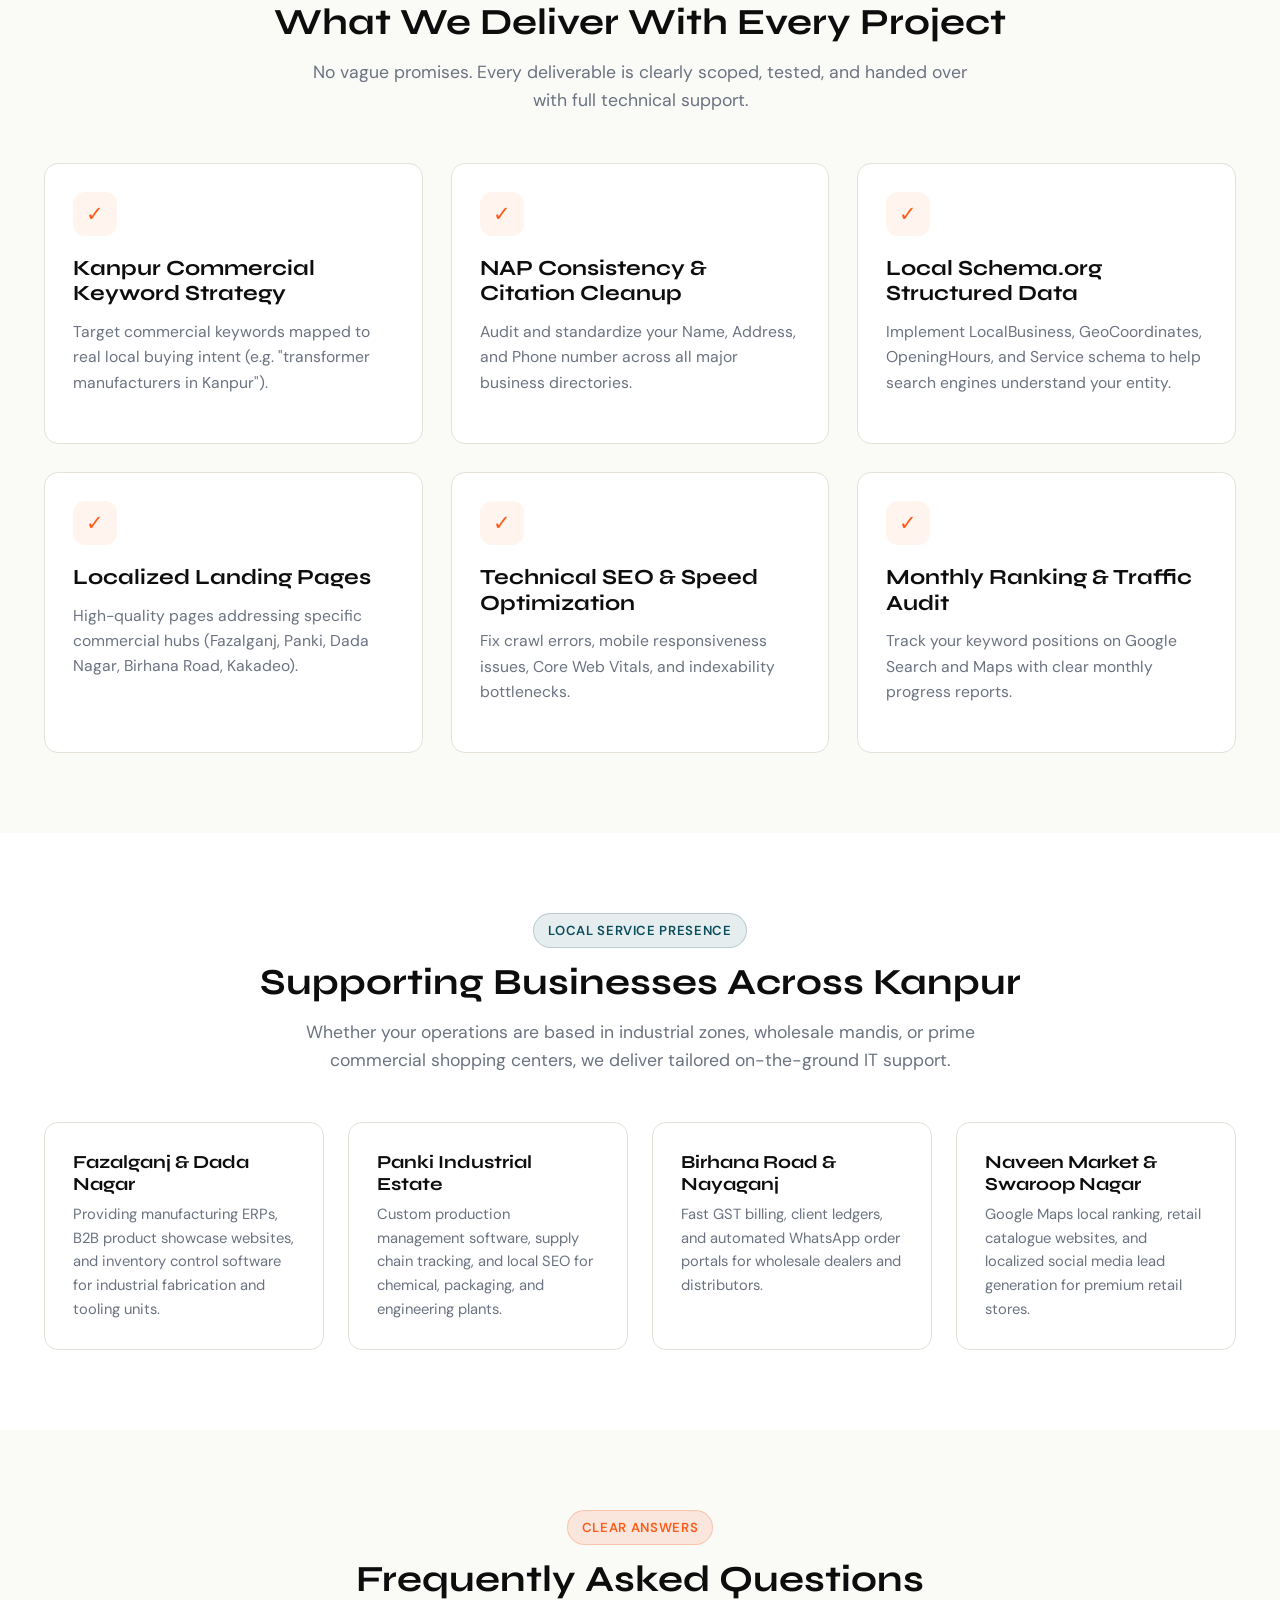
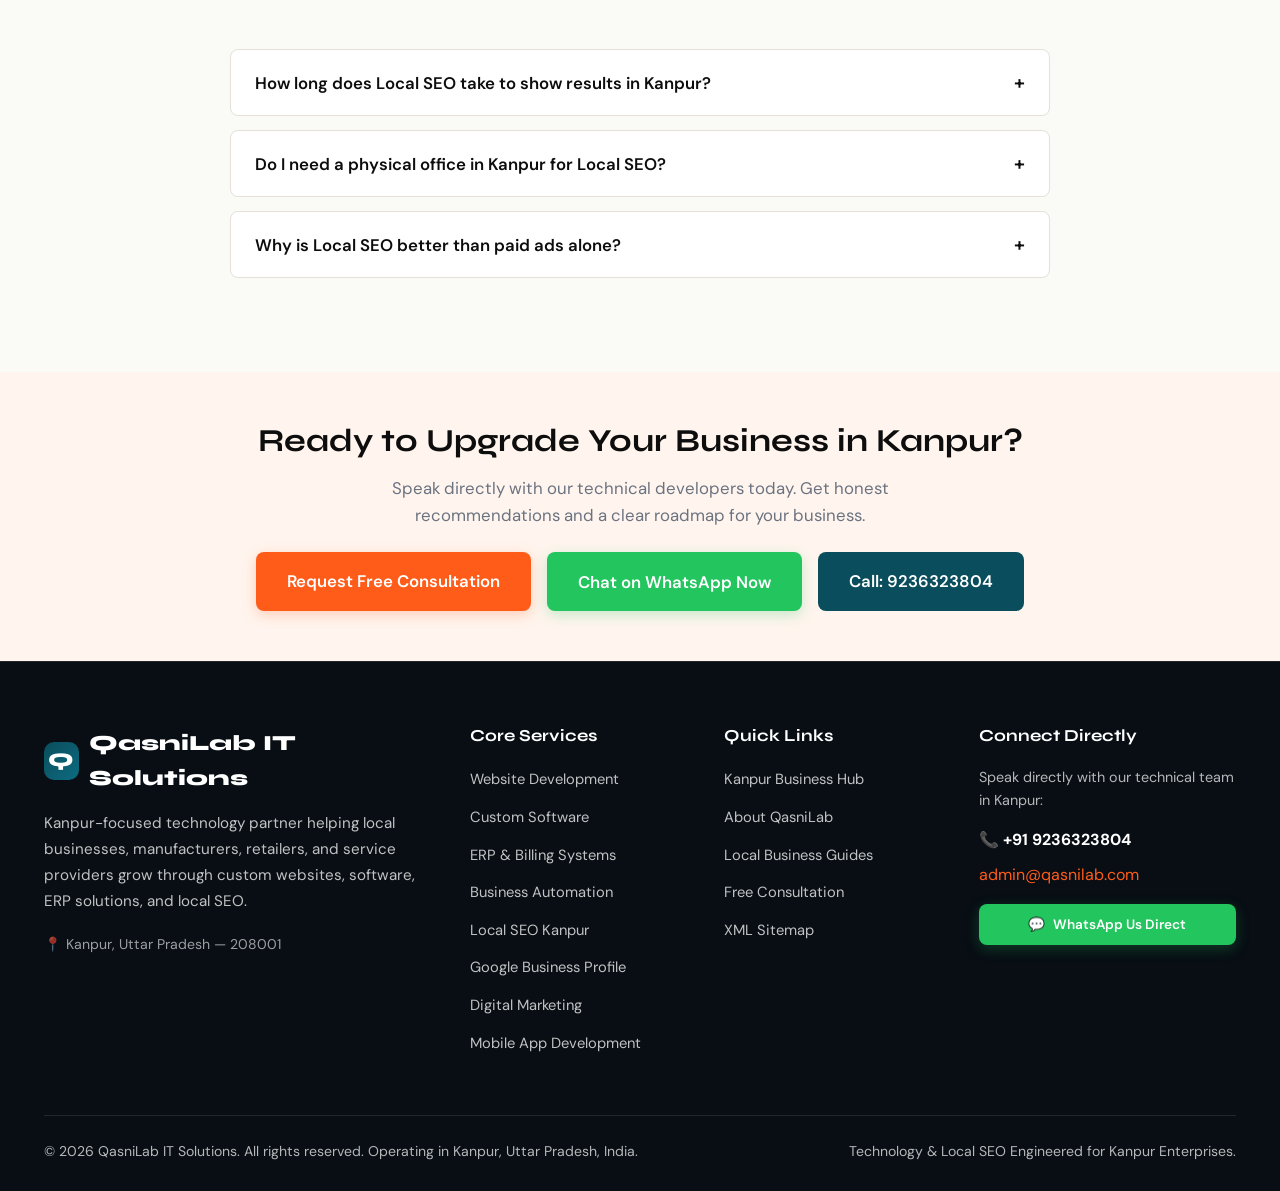
<file: services/local-seo/index.html>
<!DOCTYPE html>
<html lang="en-IN">
<head>
  <meta charset="UTF-8">
  <meta name="viewport" content="width=device-width, initial-scale=1.0">
  <title>Local SEO Services in Kanpur | Rank #1 on Google Search & Maps</title>
  <meta name="description" content="Targeted Local SEO services in Kanpur. Get your business found on Google Search and Maps by high-intent local buyers in Kanpur commercial hubs.">
  <link rel="canonical" href="https://www.qasnilab.online/services/local-seo/">
  <meta name="robots" content="index, follow, max-image-preview:large">

  <!-- Open Graph -->
  <meta property="og:locale" content="en_IN">
  <meta property="og:type" content="article">
  <meta property="og:title" content="Local SEO Services in Kanpur | Rank #1 on Google Search & Maps">
  <meta property="og:description" content="Targeted Local SEO services in Kanpur. Get your business found on Google Search and Maps by high-intent local buyers in Kanpur commercial hubs.">
  <meta property="og:url" content="https://www.qasnilab.online/services/local-seo/">
  <meta property="og:site_name" content="QasniLab IT Solutions">

  <!-- Twitter / X -->
  <meta name="twitter:card" content="summary_large_image">
  <meta name="twitter:title" content="Local SEO Services in Kanpur | Rank #1 on Google Search & Maps">
  <meta name="twitter:description" content="Targeted Local SEO services in Kanpur. Get your business found on Google Search and Maps by high-intent local buyers in Kanpur commercial hubs.">

  <!-- Google Fonts Preconnect -->
  <link rel="preconnect" href="https://fonts.googleapis.com">
  <link rel="preconnect" href="https://fonts.gstatic.com" crossorigin>
  <link href="https://fonts.googleapis.com/css2?family=DM+Sans:ital,opsz,wght@0,9..40,400..700;1,9..40,400..700&family=Syne:wght@600;700;800&display=swap" rel="stylesheet">

  <!-- Stylesheet -->
  
  <style id="main-styles">
/* ==========================================================================
   QASNILAB IT SOLUTIONS — Master Stylesheet
   Designed for High-Converting Local Business Lead Generation (Kanpur, UP)
   ========================================================================== */

:root {
  --ink: #0D0D0D;
  --paper: #FAFAF7;
  --orange: #FF5C1A;
  --orange-light: #FF7A40;
  --teal: #0A4D5C;
  --teal-mid: #0D6B80;
  --cream: #FFF5EE;
  --muted: #6B7280;
  --border: #E5E0D8;
  --white: #FFFFFF;
  --green: #22C55E;
  --green-dark: #16A34A;
  --dark-bg: #080E14;
  --dark-surface: #111A24;
  --dark-border: rgba(255, 255, 255, 0.1);
  --font-display: 'Syne', -apple-system, BlinkMacSystemFont, "Segoe UI", Roboto, sans-serif;
  --font-body: 'DM Sans', -apple-system, BlinkMacSystemFont, "Segoe UI", Roboto, sans-serif;
  --shadow-sm: 0 2px 8px rgba(0,0,0,0.05);
  --shadow-md: 0 8px 24px rgba(0,0,0,0.08);
  --shadow-lg: 0 16px 40px rgba(0,0,0,0.12);
  --radius-sm: 8px;
  --radius-md: 14px;
  --radius-lg: 20px;
}

*, *::before, *::after {
  box-sizing: border-box;
  margin: 0;
  padding: 0;
}

html {
  scroll-behavior: smooth;
  font-size: 16px;
}

body {
  font-family: var(--font-body);
  background: var(--paper);
  color: var(--ink);
  line-height: 1.6;
  -webkit-font-smoothing: antialiased;
  overflow-x: hidden;
  padding-bottom: 70px; /* Space for mobile sticky dock */
}

@media (min-width: 769px) {
  body {
    padding-bottom: 0;
  }
}

a {
  color: inherit;
  text-decoration: none;
}

img {
  max-width: 100%;
  height: auto;
  display: block;
}

/* ==========================================================================
   Typography & Utility Classes
   ========================================================================== */
h1, h2, h3, h4, .font-display {
  font-family: var(--font-display);
  font-weight: 700;
  line-height: 1.2;
}

.container {
  width: 100%;
  max-width: 1240px;
  margin: 0 auto;
  padding: 0 24px;
}

.text-center { text-align: center; }
.text-orange { color: var(--orange); }
.text-teal { color: var(--teal); }
.text-muted { color: var(--muted); }

.badge {
  display: inline-flex;
  align-items: center;
  gap: 6px;
  padding: 6px 14px;
  border-radius: 999px;
  font-size: 0.82rem;
  font-weight: 600;
  text-transform: uppercase;
  letter-spacing: 0.05em;
}

.badge-orange {
  background: rgba(255, 92, 26, 0.12);
  color: var(--orange);
  border: 1px solid rgba(255, 92, 26, 0.25);
}

.badge-teal {
  background: rgba(10, 77, 92, 0.1);
  color: var(--teal);
  border: 1px solid rgba(10, 77, 92, 0.2);
}

.badge-dark {
  background: rgba(255, 255, 255, 0.1);
  color: #fff;
  border: 1px solid var(--dark-border);
}

.section {
  padding: 80px 0;
}

@media (max-width: 768px) {
  .section {
    padding: 50px 0;
  }
}

.section-header {
  margin-bottom: 48px;
}

.section-title {
  font-size: 2.3rem;
  margin-top: 12px;
  color: var(--ink);
}

.section-desc {
  font-size: 1.1rem;
  color: var(--muted);
  max-width: 680px;
  margin: 14px auto 0;
}

/* ==========================================================================
   Buttons
   ========================================================================== */
.btn {
  display: inline-flex;
  align-items: center;
  justify-content: center;
  gap: 8px;
  padding: 13px 24px;
  border-radius: var(--radius-sm);
  font-family: var(--font-body);
  font-size: 0.95rem;
  font-weight: 600;
  cursor: pointer;
  transition: all 0.25s ease;
  border: 1px solid transparent;
  white-space: nowrap;
}

.btn:hover {
  transform: translateY(-2px);
}

.btn-primary {
  background: var(--orange);
  color: #fff;
  box-shadow: 0 4px 14px rgba(255, 92, 26, 0.25);
}
.btn-primary:hover {
  background: var(--orange-light);
  box-shadow: 0 6px 20px rgba(255, 92, 26, 0.35);
}

.btn-whatsapp {
  background: var(--green);
  color: #fff;
  box-shadow: 0 4px 14px rgba(34, 197, 94, 0.25);
}
.btn-whatsapp:hover {
  background: var(--green-dark);
  box-shadow: 0 6px 20px rgba(34, 197, 94, 0.35);
}

.btn-outline {
  background: transparent;
  border-color: var(--border);
  color: var(--ink);
}
.btn-outline:hover {
  background: var(--white);
  border-color: var(--ink);
}

.btn-call {
  background: var(--teal);
  color: #fff;
}
.btn-call:hover {
  background: var(--teal-mid);
}

.btn-sm {
  padding: 9px 18px;
  font-size: 0.85rem;
}

.btn-lg {
  padding: 15px 30px;
  font-size: 1.05rem;
}

/* ==========================================================================
   Navigation
   ========================================================================== */
.site-nav {
  position: sticky;
  top: 0;
  z-index: 1000;
  background: rgba(250, 250, 247, 0.95);
  backdrop-filter: blur(12px);
  border-bottom: 1px solid var(--border);
  transition: all 0.3s ease;
}

.nav-inner {
  display: flex;
  align-items: center;
  justify-content: space-between;
  height: 72px;
}

.brand-logo {
  display: flex;
  align-items: center;
  gap: 10px;
  font-family: var(--font-display);
  font-size: 1.35rem;
  font-weight: 800;
  color: var(--ink);
}

.brand-icon {
  width: 38px;
  height: 38px;
  background: linear-gradient(135deg, var(--teal), var(--teal-mid));
  color: #fff;
  border-radius: 10px;
  display: flex;
  align-items: center;
  justify-content: center;
  font-weight: 800;
  font-size: 1.2rem;
}

.nav-links {
  display: flex;
  align-items: center;
  gap: 24px;
  list-style: none;
}

.nav-links a {
  font-size: 0.95rem;
  font-weight: 500;
  color: var(--ink);
  transition: color 0.2s;
}

.nav-links a:hover, .nav-links a.active {
  color: var(--orange);
}

.nav-cta {
  display: flex;
  align-items: center;
  gap: 12px;
}

.menu-toggle {
  display: none;
  background: none;
  border: none;
  cursor: pointer;
  padding: 8px;
  color: var(--ink);
}

@media (max-width: 992px) {
  .nav-links {
    display: none;
    position: absolute;
    top: 72px;
    left: 0;
    right: 0;
    background: var(--white);
    flex-direction: column;
    padding: 24px;
    border-bottom: 1px solid var(--border);
    box-shadow: var(--shadow-md);
    gap: 16px;
  }
  .nav-links.show {
    display: flex;
  }
  .menu-toggle {
    display: block;
  }
  .nav-cta .btn-consult {
    display: none;
  }
}

/* ==========================================================================
   Hero Section
   ========================================================================== */
.hero {
  padding: 80px 0 60px;
  position: relative;
  overflow: hidden;
}

.hero-grid {
  display: grid;
  grid-template-columns: 1.2fr 0.9fr;
  gap: 48px;
  align-items: center;
}

.hero-content h1 {
  font-size: 3.1rem;
  letter-spacing: -0.02em;
  margin: 18px 0;
  color: var(--ink);
}

.hero-content h1 span {
  color: var(--orange);
}

.hero-content p {
  font-size: 1.2rem;
  color: #4A5568;
  line-height: 1.7;
  margin-bottom: 28px;
}

.hero-actions {
  display: flex;
  flex-wrap: wrap;
  gap: 14px;
  margin-bottom: 36px;
}

.hero-trust-badges {
  display: flex;
  flex-wrap: wrap;
  gap: 20px;
  padding-top: 24px;
  border-top: 1px solid var(--border);
}

.trust-item {
  display: flex;
  align-items: center;
  gap: 8px;
  font-size: 0.9rem;
  color: #4B5563;
  font-weight: 500;
}

.trust-item svg, .trust-item .icon {
  color: var(--green);
}

@media (max-width: 992px) {
  .hero-grid {
    grid-template-columns: 1fr;
    gap: 40px;
  }
  .hero-content h1 {
    font-size: 2.3rem;
  }
  .hero {
    padding: 40px 0;
  }
}

/* ==========================================================================
   Problem & Solution Grid
   ========================================================================== */
.problem-grid {
  display: grid;
  grid-template-columns: repeat(auto-fit, minmax(280px, 1fr));
  gap: 24px;
}

.problem-card {
  background: var(--white);
  border: 1px solid var(--border);
  border-radius: var(--radius-md);
  padding: 28px;
  position: relative;
  transition: transform 0.25s, box-shadow 0.25s;
}

.problem-card:hover {
  transform: translateY(-4px);
  box-shadow: var(--shadow-md);
}

.problem-tag {
  color: #DC2626;
  font-weight: 700;
  font-size: 0.85rem;
  margin-bottom: 8px;
  display: flex;
  align-items: center;
  gap: 6px;
}

.problem-card h3 {
  font-size: 1.25rem;
  margin-bottom: 10px;
}

.solution-box {
  margin-top: 18px;
  padding-top: 14px;
  border-top: 1px dashed var(--border);
  font-size: 0.92rem;
  color: var(--teal);
  font-weight: 500;
}

/* ==========================================================================
   Service Matrix & Cards
   ========================================================================== */
.services-grid {
  display: grid;
  grid-template-columns: repeat(auto-fill, minmax(340px, 1fr));
  gap: 28px;
}

.service-card {
  background: var(--white);
  border: 1px solid var(--border);
  border-radius: var(--radius-md);
  padding: 32px;
  display: flex;
  flex-direction: column;
  transition: all 0.25s ease;
  position: relative;
}

.service-card:hover {
  transform: translateY(-5px);
  box-shadow: var(--shadow-lg);
  border-color: var(--orange);
}

.service-icon-box {
  width: 52px;
  height: 52px;
  border-radius: 12px;
  background: var(--cream);
  color: var(--orange);
  display: flex;
  align-items: center;
  justify-content: center;
  font-size: 1.6rem;
  margin-bottom: 20px;
}

.service-card h3 {
  font-size: 1.35rem;
  margin-bottom: 12px;
}

.service-card p {
  color: var(--muted);
  font-size: 0.98rem;
  line-height: 1.6;
  margin-bottom: 20px;
  flex-grow: 1;
}

.service-features {
  list-style: none;
  margin-bottom: 24px;
}

.service-features li {
  font-size: 0.88rem;
  color: #374151;
  padding: 4px 0;
  display: flex;
  align-items: center;
  gap: 8px;
}

.service-features li::before {
  content: "✓";
  color: var(--teal);
  font-weight: bold;
}

.service-link {
  font-weight: 600;
  font-size: 0.95rem;
  color: var(--orange);
  display: inline-flex;
  align-items: center;
  gap: 6px;
}

.service-link:hover {
  text-decoration: underline;
}

@media (max-width: 480px) {
  .services-grid {
    grid-template-columns: 1fr;
  }
}

/* ==========================================================================
   Why QasniLab & Local Trust
   ========================================================================== */
.why-grid {
  display: grid;
  grid-template-columns: repeat(auto-fit, minmax(260px, 1fr));
  gap: 24px;
}

.why-card {
  background: var(--white);
  border: 1px solid var(--border);
  border-radius: var(--radius-md);
  padding: 28px;
}

.why-card .num {
  font-family: var(--font-display);
  font-size: 2.2rem;
  font-weight: 800;
  color: var(--teal);
  margin-bottom: 12px;
}

.why-card h4 {
  font-size: 1.15rem;
  margin-bottom: 8px;
}

.why-card p {
  font-size: 0.92rem;
  color: var(--muted);
}

/* ==========================================================================
   Lead Capture Form Component
   ========================================================================== */
.lead-form-card {
  background: var(--white);
  border: 1.5px solid var(--border);
  border-radius: var(--radius-lg);
  padding: 36px;
  box-shadow: var(--shadow-md);
}

.lead-form-card.dark {
  background: var(--dark-surface);
  border-color: var(--dark-border);
  color: #fff;
}

.lead-form-title {
  font-size: 1.4rem;
  margin-bottom: 8px;
}

.lead-form-subtitle {
  color: var(--muted);
  font-size: 0.92rem;
  margin-bottom: 24px;
}

.form-group {
  margin-bottom: 18px;
}

.form-group label {
  display: block;
  font-size: 0.88rem;
  font-weight: 600;
  margin-bottom: 6px;
  color: #374151;
}

.lead-form-card.dark .form-group label {
  color: #E2E8F0;
}

.form-control {
  width: 100%;
  padding: 12px 14px;
  border: 1.5px solid var(--border);
  border-radius: var(--radius-sm);
  font-family: var(--font-body);
  font-size: 0.95rem;
  color: var(--ink);
  background: var(--paper);
  outline: none;
  transition: border-color 0.2s, box-shadow 0.2s;
}

.form-control:focus {
  border-color: var(--teal);
  box-shadow: 0 0 0 3px rgba(10, 77, 92, 0.12);
  background: #fff;
}

.form-row {
  display: grid;
  grid-template-columns: 1fr 1fr;
  gap: 16px;
}

@media (max-width: 600px) {
  .form-row {
    grid-template-columns: 1fr;
  }
}

textarea.form-control {
  min-height: 90px;
  resize: vertical;
}

.form-feedback {
  display: none;
  padding: 14px;
  border-radius: var(--radius-sm);
  margin-bottom: 18px;
  font-size: 0.92rem;
}

.form-feedback.success {
  display: block;
  background: #DCFCE7;
  color: #166534;
  border: 1px solid #86EFAC;
}

.form-feedback.error {
  display: block;
  background: #FEE2E2;
  color: #991B1B;
  border: 1px solid #FCA5A5;
}

/* ==========================================================================
   FAQ Accordion
   ========================================================================== */
.faq-list {
  max-width: 820px;
  margin: 0 auto;
}

.faq-item {
  background: var(--white);
  border: 1px solid var(--border);
  border-radius: var(--radius-sm);
  margin-bottom: 14px;
  overflow: hidden;
  transition: all 0.2s;
}

.faq-question {
  width: 100%;
  text-align: left;
  background: none;
  border: none;
  padding: 20px 24px;
  font-family: var(--font-body);
  font-size: 1.05rem;
  font-weight: 600;
  color: var(--ink);
  cursor: pointer;
  display: flex;
  justify-content: space-between;
  align-items: center;
  gap: 16px;
}

.faq-icon {
  font-size: 1.2rem;
  transition: transform 0.25s ease;
}

.faq-item.active .faq-icon {
  transform: rotate(45deg);
}

.faq-answer {
  display: none;
  padding: 0 24px 22px;
  color: #4B5563;
  font-size: 0.98rem;
  line-height: 1.7;
}

.faq-item.active .faq-answer {
  display: block;
}

/* ==========================================================================
   Local Kanpur Hub & Areas
   ========================================================================== */
.areas-pills {
  display: flex;
  flex-wrap: wrap;
  gap: 10px;
  justify-content: center;
  margin-top: 24px;
}

.area-pill {
  padding: 8px 16px;
  background: var(--white);
  border: 1px solid var(--border);
  border-radius: 999px;
  font-size: 0.88rem;
  font-weight: 500;
  color: #374151;
}

/* ==========================================================================
   Consultation Modal (10s Exit/Dwell Intent)
   ========================================================================== */
.consult-modal-backdrop {
  display: none;
  position: fixed;
  inset: 0;
  background: rgba(8, 14, 20, 0.75);
  backdrop-filter: blur(4px);
  z-index: 2000;
  align-items: center;
  justify-content: center;
  padding: 20px;
}

.consult-modal-backdrop.show {
  display: flex;
  animation: fadeIn 0.3s ease;
}

.consult-modal {
  background: var(--white);
  border-radius: var(--radius-lg);
  max-width: 520px;
  width: 100%;
  padding: 36px;
  position: relative;
  box-shadow: 0 24px 60px rgba(0,0,0,0.3);
}

.consult-modal-close {
  position: absolute;
  top: 18px;
  right: 18px;
  background: #F3F4F6;
  border: none;
  width: 34px;
  height: 34px;
  border-radius: 50%;
  cursor: pointer;
  display: flex;
  align-items: center;
  justify-content: center;
  font-size: 1.2rem;
  color: #4B5563;
}

/* ==========================================================================
   Mobile Sticky Action Dock & Floating Button
   ========================================================================== */
.mobile-action-dock {
  display: none;
}

@media (max-width: 768px) {
  .mobile-action-dock {
    display: grid;
    grid-template-columns: 1fr 1fr;
    position: fixed;
    bottom: 0;
    left: 0;
    right: 0;
    background: #fff;
    border-top: 1px solid var(--border);
    z-index: 999;
    box-shadow: 0 -4px 16px rgba(0,0,0,0.08);
  }
  .dock-btn {
    display: flex;
    align-items: center;
    justify-content: center;
    gap: 8px;
    padding: 14px 10px;
    font-weight: 700;
    font-size: 0.95rem;
    text-align: center;
  }
  .dock-btn.whatsapp {
    background: var(--green);
    color: #fff;
  }
  .dock-btn.call {
    background: var(--teal);
    color: #fff;
  }
}

.floating-whatsapp {
  position: fixed;
  bottom: 24px;
  right: 24px;
  z-index: 900;
  width: 58px;
  height: 58px;
  border-radius: 50%;
  background: var(--green);
  color: #fff;
  display: flex;
  align-items: center;
  justify-content: center;
  font-size: 30px;
  box-shadow: 0 6px 20px rgba(34, 197, 94, 0.4);
  transition: transform 0.25s ease;
}

.floating-whatsapp:hover {
  transform: scale(1.1);
}

@media (max-width: 768px) {
  .floating-whatsapp {
    display: none; /* Replaced by bottom sticky dock */
  }
}

/* ==========================================================================
   Footer
   ========================================================================== */
.site-footer {
  background: var(--dark-bg);
  color: rgba(255,255,255,0.7);
  padding: 64px 0 28px;
  border-top: 1px solid var(--dark-border);
}

.footer-grid {
  display: grid;
  grid-template-columns: 1.8fr 1fr 1fr 1.2fr;
  gap: 40px;
  margin-bottom: 48px;
}

.footer-col h4 {
  color: #fff;
  font-size: 1.05rem;
  margin-bottom: 20px;
}

.footer-links {
  list-style: none;
}

.footer-links li {
  margin-bottom: 12px;
}

.footer-links a {
  color: rgba(255,255,255,0.75);
  font-size: 0.92rem;
  transition: color 0.2s;
}

.footer-links a:hover {
  color: #fff;
}

.footer-bottom {
  border-top: 1px solid var(--dark-border);
  padding-top: 24px;
  display: flex;
  justify-content: space-between;
  align-items: center;
  font-size: 0.88rem;
}

@media (max-width: 900px) {
  .footer-grid {
    grid-template-columns: 1fr 1fr;
  }
}
@media (max-width: 600px) {
  .footer-grid {
    grid-template-columns: 1fr;
  }
  .footer-bottom {
    flex-direction: column;
    gap: 12px;
    text-align: center;
  }
}

@keyframes fadeIn {
  from { opacity: 0; transform: translateY(10px); }
  to { opacity: 1; transform: translateY(0); }
}

  </style>
<link rel="stylesheet" href="../../assets/css/style.css">

  <!-- Schema.org JSON-LD -->
  <script type="application/ld+json">
  {
  "@context": "https://schema.org",
  "@graph": [
    {
      "@type": "Service",
      "@id": "https://www.qasnilab.online/services/local-seo/#service",
      "name": "Local SEO Services For Kanpur Businesses",
      "description": "Targeted Local SEO services in Kanpur. Get your business found on Google Search and Maps by high-intent local buyers in Kanpur commercial hubs.",
      "provider": {
        "@type": "LocalBusiness",
        "name": "QasniLab IT Solutions",
        "url": "https://www.qasnilab.online/",
        "telephone": "+91 9236323804",
        "address": {
          "@type": "PostalAddress",
          "addressLocality": "Kanpur",
          "addressRegion": "Uttar Pradesh",
          "postalCode": "208001",
          "addressCountry": "IN"
        }
      },
      "areaServed": {
        "@type": "City",
        "name": "Kanpur"
      }
    },
    {
      "@type": "BreadcrumbList",
      "@id": "https://www.qasnilab.online/services/local-seo/#breadcrumbs",
      "itemListElement": [
        {
          "@type": "ListItem",
          "position": 1,
          "name": "Home",
          "item": "https://www.qasnilab.online/"
        },
        {
          "@type": "ListItem",
          "position": 2,
          "name": "Services",
          "item": "https://www.qasnilab.online/#services"
        },
        {
          "@type": "ListItem",
          "position": 3,
          "name": "Local SEO Services For Kanpur Businesses",
          "item": "https://www.qasnilab.online/services/local-seo/"
        }
      ]
    },
    {
      "@type": "FAQPage",
      "@id": "https://www.qasnilab.online/services/local-seo/#faq",
      "mainEntity": [
        {
          "@type": "Question",
          "name": "How long does Local SEO take to show results in Kanpur?",
          "acceptedAnswer": {
            "@type": "Answer",
            "text": "Initial indexing improvements and Google Maps visibility typically occur within 4 to 8 weeks, with substantial ranking and enquiry growth over 3 to 6 months."
          }
        },
        {
          "@type": "Question",
          "name": "Do I need a physical office in Kanpur for Local SEO?",
          "acceptedAnswer": {
            "@type": "Answer",
            "text": "Yes. Google requires a verified physical address in Kanpur to display your business on Google Maps and localized local search results."
          }
        },
        {
          "@type": "Question",
          "name": "Why is Local SEO better than paid ads alone?",
          "acceptedAnswer": {
            "@type": "Answer",
            "text": "While ads stop the moment you stop paying, organic Local SEO builds durable, compounding visibility that delivers free customer enquiries month after month."
          }
        }
      ]
    }
  ]
}
  </script>
  <link rel="icon" type="image/svg+xml" href="../../favicon.svg">
  <link rel="alternate icon" type="image/x-icon" href="../../favicon.ico">
</head>
<body>

  
  <!-- Site Navigation -->
  <header class="site-nav">
    <div class="container nav-inner">
      <a href="../../index.html" class="brand-logo" aria-label="QasniLab Home">
        <div class="brand-icon">Q</div>
        <span>QasniLab</span>
      </a>
      <nav aria-label="Primary Navigation">
        <ul class="nav-links">
          <li><a href="../../index.html#services">Services</a></li>
          <li><a href="../../kanpur/index.html">Kanpur Solutions</a></li>
          <li><a href="../../about/index.html">Why Us</a></li>
          <li><a href="../../blog/index.html">Blog & Guides</a></li>
          <li><a href="../../contact/index.html">Contact</a></li>
        </ul>
      </nav>
      <div class="nav-cta">
        <a href="tel:+919236323804" class="btn btn-outline btn-sm" aria-label="Call QasniLab">
          <span>📞</span> Call: 9236323804
        </a>
        <a href="https://wa.me/919236323804?text=Hello%20QasniLab%2C%20I%20need%20a%20consultation%20for%20my%20business%20in%20Kanpur." target="_blank" rel="noopener noreferrer" class="btn btn-whatsapp btn-sm btn-consult" aria-label="Chat on WhatsApp">
          <span>💬</span> WhatsApp
        </a>
        <button class="menu-toggle" aria-label="Toggle navigation menu" aria-expanded="false">
          <svg width="24" height="24" viewBox="0 0 24 24" fill="none" stroke="currentColor" stroke-width="2" stroke-linecap="round" stroke-linejoin="round"><line x1="3" y1="12" x2="21" y2="12"></line><line x1="3" y1="6" x2="21" y2="6"></line><line x1="3" y1="18" x2="21" y2="18"></line></svg>
        </button>
      </div>
    </div>
  </header>

  <main id="main-content">
    <!-- Breadcrumbs -->
    <div style="background:var(--white); border-bottom:1px solid var(--border); padding:12px 0;">
      <div class="container">
        <nav aria-label="Breadcrumbs" style="font-size:0.88rem; color:var(--muted);">
          <a href="../../index.html" style="color:var(--ink);">Home</a> &nbsp;/&nbsp;
          <a href="../../index.html#services" style="color:var(--ink);">Services</a> &nbsp;/&nbsp;
          <span style="color:var(--orange); font-weight:600;">Local SEO Services For Kanpur Businesses</span>
        </nav>
      </div>
    </div>

    <!-- Above-The-Fold Hero Section -->
    <section class="hero" style="padding:60px 0 40px;">
      <div class="container">
        <div class="hero-grid">
          <div class="hero-content">
            <span class="badge badge-orange">Kanpur Local Search Optimization</span>
            <h1 style="font-size:2.8rem; margin:16px 0 18px; line-height:1.2;">Local SEO Services For Kanpur Businesses</h1>
            <p style="font-size:1.15rem; color:#4A5568; margin-bottom:28px;">
              Capture high-intent local buyers searching for your services across Kanpur commercial hubs with structured local SEO and citation optimization.
            </p>
            <div class="hero-actions">
              <a href="#service-lead-form" class="btn btn-primary btn-lg">
                <span>⚡</span> Get Free Consultation
              </a>
              <button onclick="openServiceWhatsApp('seo')" class="btn btn-whatsapp btn-lg">
                <span>💬</span> Chat on WhatsApp
              </button>
              <a href="tel:+919236323804" class="btn btn-call btn-lg">
                <span>📞</span> Call: 9236323804
              </a>
            </div>
            <div class="hero-trust-badges">
              <div class="trust-item"><span class="icon">✓</span> Kanpur Focused</div>
              <div class="trust-item"><span class="icon">✓</span> Fixed Honest Pricing</div>
              <div class="trust-item"><span class="icon">✓</span> Direct Developer Support</div>
            </div>
          </div>

          <div class="hero-form-box" id="service-lead-form">
            
  <div class="lead-form-card" id="lead-form-section">
    <h3 class="lead-form-title">Enquire About Local SEO Services For Kanpur Businesses</h3>
    <p class="lead-form-subtitle">Discuss your technical requirements with our Kanpur engineering team. Fast response.</p>

    <div class="form-feedback" role="alert"></div>

    <form class="lead-capture-form" novalidate>
      <!-- Bot honeypot -->
      <input type="text" name="b_company_field" style="display:none;" tabindex="-1" autocomplete="off">

      <div class="form-row">
        <div class="form-group">
          <label for="fullName">Your Name <span style="color:#DC2626;">*</span></label>
          <input type="text" id="fullName" name="full_name" class="form-control" placeholder="e.g. Rahul Gupta" required>
        </div>
        <div class="form-group">
          <label for="phone">Phone / WhatsApp Number <span style="color:#DC2626;">*</span></label>
          <input type="tel" id="phone" name="phone" class="form-control" placeholder="e.g. 9839000000" required>
        </div>
      </div>

      <div class="form-row">
        <div class="form-group">
          <label for="bizName">Business / Shop / Factory Name</label>
          <input type="text" id="bizName" name="business_name" class="form-control" placeholder="e.g. Gupta Enterprises, Fazalganj">
        </div>
        <div class="form-group">
          <label for="serviceReq">Service Required <span style="color:#DC2626;">*</span></label>
          <select id="serviceReq" name="service_required" class="form-control" required>
            <option value="">— Select Required Service —</option>
            <option value="Website Development" >Website Development (Business / Catalogue / E-commerce)</option><option value="Custom Software" >Custom Software Development</option><option value="ERP & Billing Software" >ERP / Billing & Inventory Software</option><option value="Business Automation" >Business Process & WhatsApp Automation</option><option value="Local SEO Kanpur" selected>Local SEO & Google Search Visibility</option><option value="Google Business Profile" >Google Business Profile (Maps) Optimization</option><option value="Digital Marketing" >Digital Marketing & Ads Management</option><option value="Mobile App Development" >Mobile App Development (Android / iOS)</option><option value="General Consultation" >Other / Not Sure (Need Technical Suggestion)</option>
          </select>
        </div>
      </div>

      <div class="form-group">
        <label for="message">Specific Requirement or Current Problem (Optional)</label>
        <textarea id="message" name="message" class="form-control" placeholder="Briefly describe what your business does or what problem you want to solve..."></textarea>
      </div>

      <button type="submit" class="btn btn-primary btn-lg" style="width:100%;">
        <span>🚀</span> Submit & Connect on WhatsApp →
      </button>
      <p style="font-size:0.82rem; color:var(--muted); text-align:center; margin-top:10px;">
        🔒 Your phone number is strictly kept private and only used for your consultation.
      </p>
    </form>
  </div>
          </div>
        </div>
      </div>
    </section>

    <!-- Specific Problems Solved Section -->
    <section class="section" style="background:var(--white);" aria-label="Problems We Solve">
      <div class="container">
        <div class="section-header text-center">
          <span class="badge badge-teal">Practical Kanpur Business Solutions</span>
          <h2 class="section-title">Common Challenges We Eliminate</h2>
          <p class="section-desc">
            We focus on solving the specific operational and marketing friction that costs Kanpur businesses time and money.
          </p>
        </div>

        <div class="problem-grid">
          
          <div class="problem-card">
            <div class="problem-tag">Challenge 1</div>
            <h3>Invisible When Nearby Customers Search</h3>
            <p style="color:var(--muted); font-size:0.95rem; line-height:1.6;">When potential buyers in Kakadeo, Fazalganj, or Swaroop Nagar search for your products, competitors take the leads.</p>
          </div>
          <div class="problem-card">
            <div class="problem-tag">Challenge 2</div>
            <h3>Inconsistent Business Listings</h3>
            <p style="color:var(--muted); font-size:0.95rem; line-height:1.6;">Different phone numbers, addresses, and business names listed across directories confuse Google's ranking algorithms.</p>
          </div>
          <div class="problem-card">
            <div class="problem-tag">Challenge 3</div>
            <h3>Lack of Localized Content</h3>
            <p style="color:var(--muted); font-size:0.95rem; line-height:1.6;">Websites with generic national copy fail to rank for high-converting local Kanpur keyword variations.</p>
          </div>
        </div>
      </div>
    </section>

    <!-- Core Features & Deliverables Section -->
    <section class="section" aria-label="Deliverables">
      <div class="container">
        <div class="section-header text-center">
          <span class="badge badge-orange">Key Deliverables</span>
          <h2 class="section-title">What We Deliver With Every Project</h2>
          <p class="section-desc">
            No vague promises. Every deliverable is clearly scoped, tested, and handed over with full technical support.
          </p>
        </div>

        <div class="services-grid">
          
          <div class="service-card" style="padding:28px;">
            <div class="service-icon-box" style="width:44px; height:44px; font-size:1.3rem;">✓</div>
            <h3>Kanpur Commercial Keyword Strategy</h3>
            <p>Target commercial keywords mapped to real local buying intent (e.g. "transformer manufacturers in Kanpur").</p>
          </div>
          <div class="service-card" style="padding:28px;">
            <div class="service-icon-box" style="width:44px; height:44px; font-size:1.3rem;">✓</div>
            <h3>NAP Consistency & Citation Cleanup</h3>
            <p>Audit and standardize your Name, Address, and Phone number across all major business directories.</p>
          </div>
          <div class="service-card" style="padding:28px;">
            <div class="service-icon-box" style="width:44px; height:44px; font-size:1.3rem;">✓</div>
            <h3>Local Schema.org Structured Data</h3>
            <p>Implement LocalBusiness, GeoCoordinates, OpeningHours, and Service schema to help search engines understand your entity.</p>
          </div>
          <div class="service-card" style="padding:28px;">
            <div class="service-icon-box" style="width:44px; height:44px; font-size:1.3rem;">✓</div>
            <h3>Localized Landing Pages</h3>
            <p>High-quality pages addressing specific commercial hubs (Fazalganj, Panki, Dada Nagar, Birhana Road, Kakadeo).</p>
          </div>
          <div class="service-card" style="padding:28px;">
            <div class="service-icon-box" style="width:44px; height:44px; font-size:1.3rem;">✓</div>
            <h3>Technical SEO & Speed Optimization</h3>
            <p>Fix crawl errors, mobile responsiveness issues, Core Web Vitals, and indexability bottlenecks.</p>
          </div>
          <div class="service-card" style="padding:28px;">
            <div class="service-icon-box" style="width:44px; height:44px; font-size:1.3rem;">✓</div>
            <h3>Monthly Ranking & Traffic Audit</h3>
            <p>Track your keyword positions on Google Search and Maps with clear monthly progress reports.</p>
          </div>
        </div>
      </div>
    </section>

    <!-- Local Kanpur Commercial Hubs Section -->
    <section class="section" style="background:var(--white);" aria-label="Kanpur Local Coverage">
      <div class="container">
        <div class="section-header text-center">
          <span class="badge badge-teal">Local Service Presence</span>
          <h2 class="section-title">Supporting Businesses Across Kanpur</h2>
          <p class="section-desc">
            Whether your operations are based in industrial zones, wholesale mandis, or prime commercial shopping centers, we deliver tailored on-the-ground IT support.
          </p>
        </div>

        <div class="why-grid">
          <div class="why-card">
            <h4>Fazalganj & Dada Nagar</h4>
            <p>Providing manufacturing ERPs, B2B product showcase websites, and inventory control software for industrial fabrication and tooling units.</p>
          </div>
          <div class="why-card">
            <h4>Panki Industrial Estate</h4>
            <p>Custom production management software, supply chain tracking, and local SEO for chemical, packaging, and engineering plants.</p>
          </div>
          <div class="why-card">
            <h4>Birhana Road & Nayaganj</h4>
            <p>Fast GST billing, client ledgers, and automated WhatsApp order portals for wholesale dealers and distributors.</p>
          </div>
          <div class="why-card">
            <h4>Naveen Market & Swaroop Nagar</h4>
            <p>Google Maps local ranking, retail catalogue websites, and localized social media lead generation for premium retail stores.</p>
          </div>
        </div>
      </div>
    </section>

    <!-- FAQ Section -->
    <section class="section" aria-label="Frequently Asked Questions">
      <div class="container">
        <div class="section-header text-center">
          <span class="badge badge-orange">Clear Answers</span>
          <h2 class="section-title">Frequently Asked Questions</h2>
        </div>

        <div class="faq-list">
          
          <div class="faq-item">
            <button class="faq-question" aria-expanded="false">
              <span>How long does Local SEO take to show results in Kanpur?</span>
              <span class="faq-icon">+</span>
            </button>
            <div class="faq-answer">
              Initial indexing improvements and Google Maps visibility typically occur within 4 to 8 weeks, with substantial ranking and enquiry growth over 3 to 6 months.
            </div>
          </div>
          <div class="faq-item">
            <button class="faq-question" aria-expanded="false">
              <span>Do I need a physical office in Kanpur for Local SEO?</span>
              <span class="faq-icon">+</span>
            </button>
            <div class="faq-answer">
              Yes. Google requires a verified physical address in Kanpur to display your business on Google Maps and localized local search results.
            </div>
          </div>
          <div class="faq-item">
            <button class="faq-question" aria-expanded="false">
              <span>Why is Local SEO better than paid ads alone?</span>
              <span class="faq-icon">+</span>
            </button>
            <div class="faq-answer">
              While ads stop the moment you stop paying, organic Local SEO builds durable, compounding visibility that delivers free customer enquiries month after month.
            </div>
          </div>
        </div>
      </div>
    </section>

    <!-- Bottom CTA Banner -->
    <section class="section" style="background:var(--cream); padding:50px 0;" aria-label="Quick Action">
      <div class="container text-center">
        <h2 style="font-size:2rem; margin-bottom:14px;">Ready to Upgrade Your Business in Kanpur?</h2>
        <p style="color:var(--muted); font-size:1.05rem; margin-bottom:24px; max-width:600px; margin-left:auto; margin-right:auto;">
          Speak directly with our technical developers today. Get honest recommendations and a clear roadmap for your business.
        </p>
        <div style="display:flex; justify-content:center; gap:16px; flex-wrap:wrap;">
          <a href="#service-lead-form" class="btn btn-primary btn-lg">Request Free Consultation</a>
          <button onclick="openServiceWhatsApp('seo')" class="btn btn-whatsapp btn-lg">Chat on WhatsApp Now</button>
          <a href="tel:+919236323804" class="btn btn-call btn-lg">Call: 9236323804</a>
        </div>
      </div>
    </section>
  </main>

  
  <!-- Site Footer -->
  <footer class="site-footer">
    <div class="container">
      <div class="footer-grid">
        <div class="footer-col">
          <div class="brand-logo" style="color:#fff; margin-bottom:16px;">
            <div class="brand-icon">Q</div>
            <span>QasniLab IT Solutions</span>
          </div>
          <p style="font-size:0.95rem; line-height:1.7; margin-bottom:18px; color:rgba(255,255,255,0.75);">
            Kanpur-focused technology partner helping local businesses, manufacturers, retailers, and service providers grow through custom websites, software, ERP solutions, and local SEO.
          </p>
          <p style="font-size:0.88rem; color:rgba(255,255,255,0.6);">
            📍 Kanpur, Uttar Pradesh — 208001
          </p>
        </div>

        <div class="footer-col">
          <h4>Core Services</h4>
          <ul class="footer-links">
            <li><a href="../../services/website-development/index.html">Website Development</a></li>
            <li><a href="../../services/software-development/index.html">Custom Software</a></li>
            <li><a href="../../services/erp-software/index.html">ERP & Billing Systems</a></li>
            <li><a href="../../services/business-automation/index.html">Business Automation</a></li>
            <li><a href="../../services/local-seo/index.html">Local SEO Kanpur</a></li>
            <li><a href="../../services/google-business-profile/index.html">Google Business Profile</a></li>
            <li><a href="../../services/digital-marketing/index.html">Digital Marketing</a></li>
            <li><a href="../../services/mobile-app-development/index.html">Mobile App Development</a></li>
          </ul>
        </div>

        <div class="footer-col">
          <h4>Quick Links</h4>
          <ul class="footer-links">
            <li><a href="../../kanpur/index.html">Kanpur Business Hub</a></li>
            <li><a href="../../about/index.html">About QasniLab</a></li>
            <li><a href="../../blog/index.html">Local Business Guides</a></li>
            <li><a href="../../contact/index.html">Free Consultation</a></li>
            <li><a href="../../sitemap.xml">XML Sitemap</a></li>
          </ul>
        </div>

        <div class="footer-col">
          <h4>Connect Directly</h4>
          <p style="font-size:0.9rem; margin-bottom:14px;">Speak directly with our technical team in Kanpur:</p>
          <p style="margin-bottom:10px;">
            <a href="tel:+919236323804" style="color:#fff; font-weight:700;">📞 +91 9236323804</a>
          </p>
          <p style="margin-bottom:16px;">
            <a href="mailto:admin@qasnilab.com" style="color:var(--orange);">admin@qasnilab.com</a>
          </p>
          <a href="https://wa.me/919236323804?text=Hello%20QasniLab%2C%20I%20want%20to%20discuss%20a%20project%20for%20my%20Kanpur%20business." target="_blank" rel="noopener noreferrer" class="btn btn-whatsapp btn-sm" style="width:100%;">
            <span>💬</span> WhatsApp Us Direct
          </a>
        </div>
      </div>

      <div class="footer-bottom">
        <p>&copy; 2026 QasniLab IT Solutions. All rights reserved. Operating in Kanpur, Uttar Pradesh, India.</p>
        <p>Technology & Local SEO Engineered for Kanpur Enterprises.</p>
      </div>
    </div>
  </footer>

  <!-- Mobile Sticky Dock -->
  <div class="mobile-action-dock" aria-label="Mobile quick actions">
    <a href="tel:+919236323804" class="dock-btn call">
      <span>📞</span> Call Now
    </a>
    <a href="https://wa.me/919236323804?text=Hello%20QasniLab%2C%20I%20am%20interested%20in%20IT%20solutions%20for%20my%20Kanpur%20business." target="_blank" rel="noopener noreferrer" class="dock-btn whatsapp">
      <span>💬</span> WhatsApp
    </a>
  </div>

  <!-- Floating WhatsApp Desktop -->
  <a href="https://wa.me/919236323804?text=Hello%20QasniLab%2C%20I%20am%20interested%20in%20IT%20solutions%20for%20my%20Kanpur%20business." target="_blank" rel="noopener noreferrer" class="floating-whatsapp" aria-label="Chat with QasniLab on WhatsApp">
    💬
  </a>

  <!-- 10-Second Exit / Dwell Consultation Modal -->
  <div id="consultModalBackdrop" class="consult-modal-backdrop" role="dialog" aria-modal="true" aria-labelledby="modalTitle">
    <div class="consult-modal">
      <button class="consult-modal-close" aria-label="Close consultation modal">&times;</button>
      <div class="badge badge-orange" style="margin-bottom:12px;">Kanpur Local Business Consultation</div>
      <h3 id="modalTitle" style="font-size:1.45rem; margin-bottom:10px;">Need a Website, ERP or More Google Leads?</h3>
      <p style="color:var(--muted); font-size:0.95rem; margin-bottom:20px; line-height:1.6;">
        Talk directly to our Kanpur team. We provide transparent advice on what digital solutions or software will actually help your business grow.
      </p>
      <div style="display:flex; flex-direction:column; gap:10px;">
        <a href="https://wa.me/919236323804?text=Hello%20QasniLab%2C%20I%20would%20like%20to%20claim%20my%20free%20business%20consultation." target="_blank" rel="noopener noreferrer" class="btn btn-whatsapp btn-lg" style="width:100%;">
          <span>💬</span> Chat on WhatsApp (Fastest)
        </a>
        <a href="tel:+919236323804" class="btn btn-outline btn-lg" style="width:100%;">
          <span>📞</span> Call Directly: 9236323804
        </a>
      </div>
    </div>
  </div>

  <!-- Core JavaScript -->
  <script src="../../assets/js/main.js" defer></script>
</body>
</html>
</file>
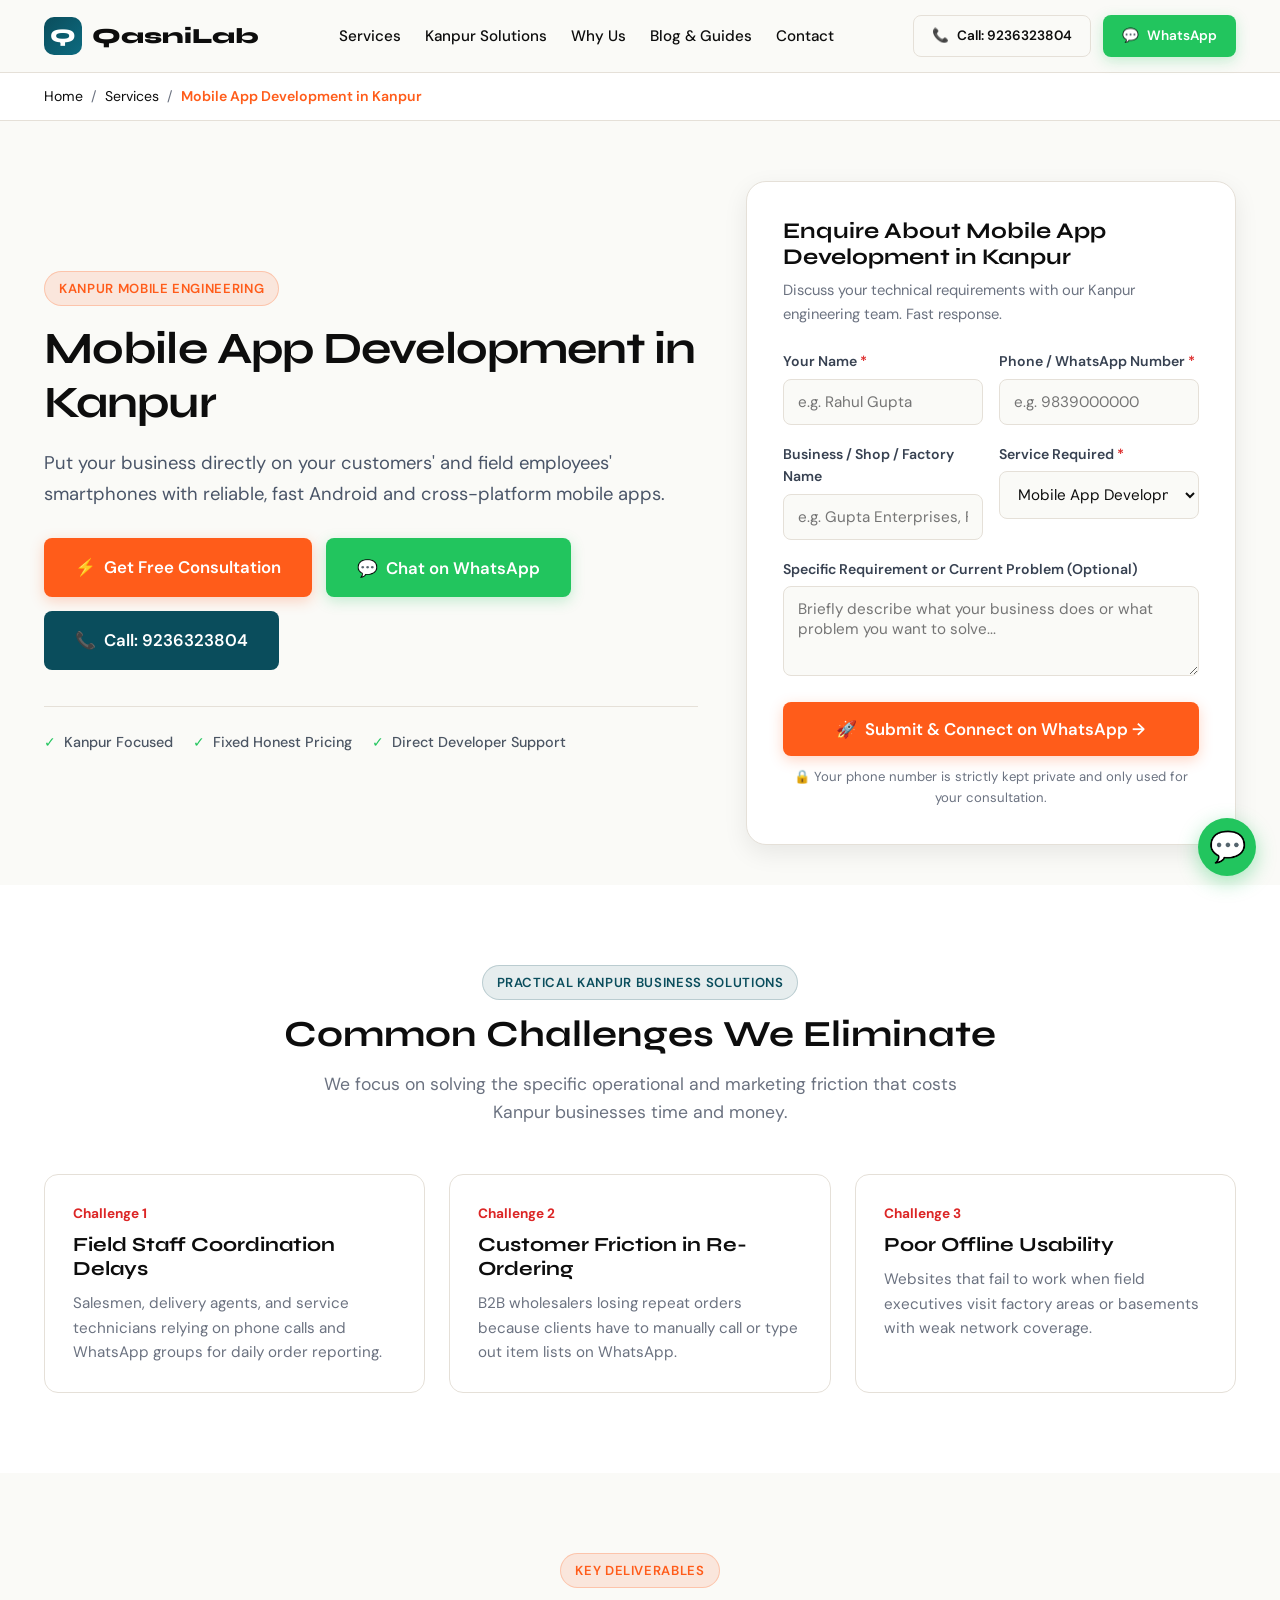
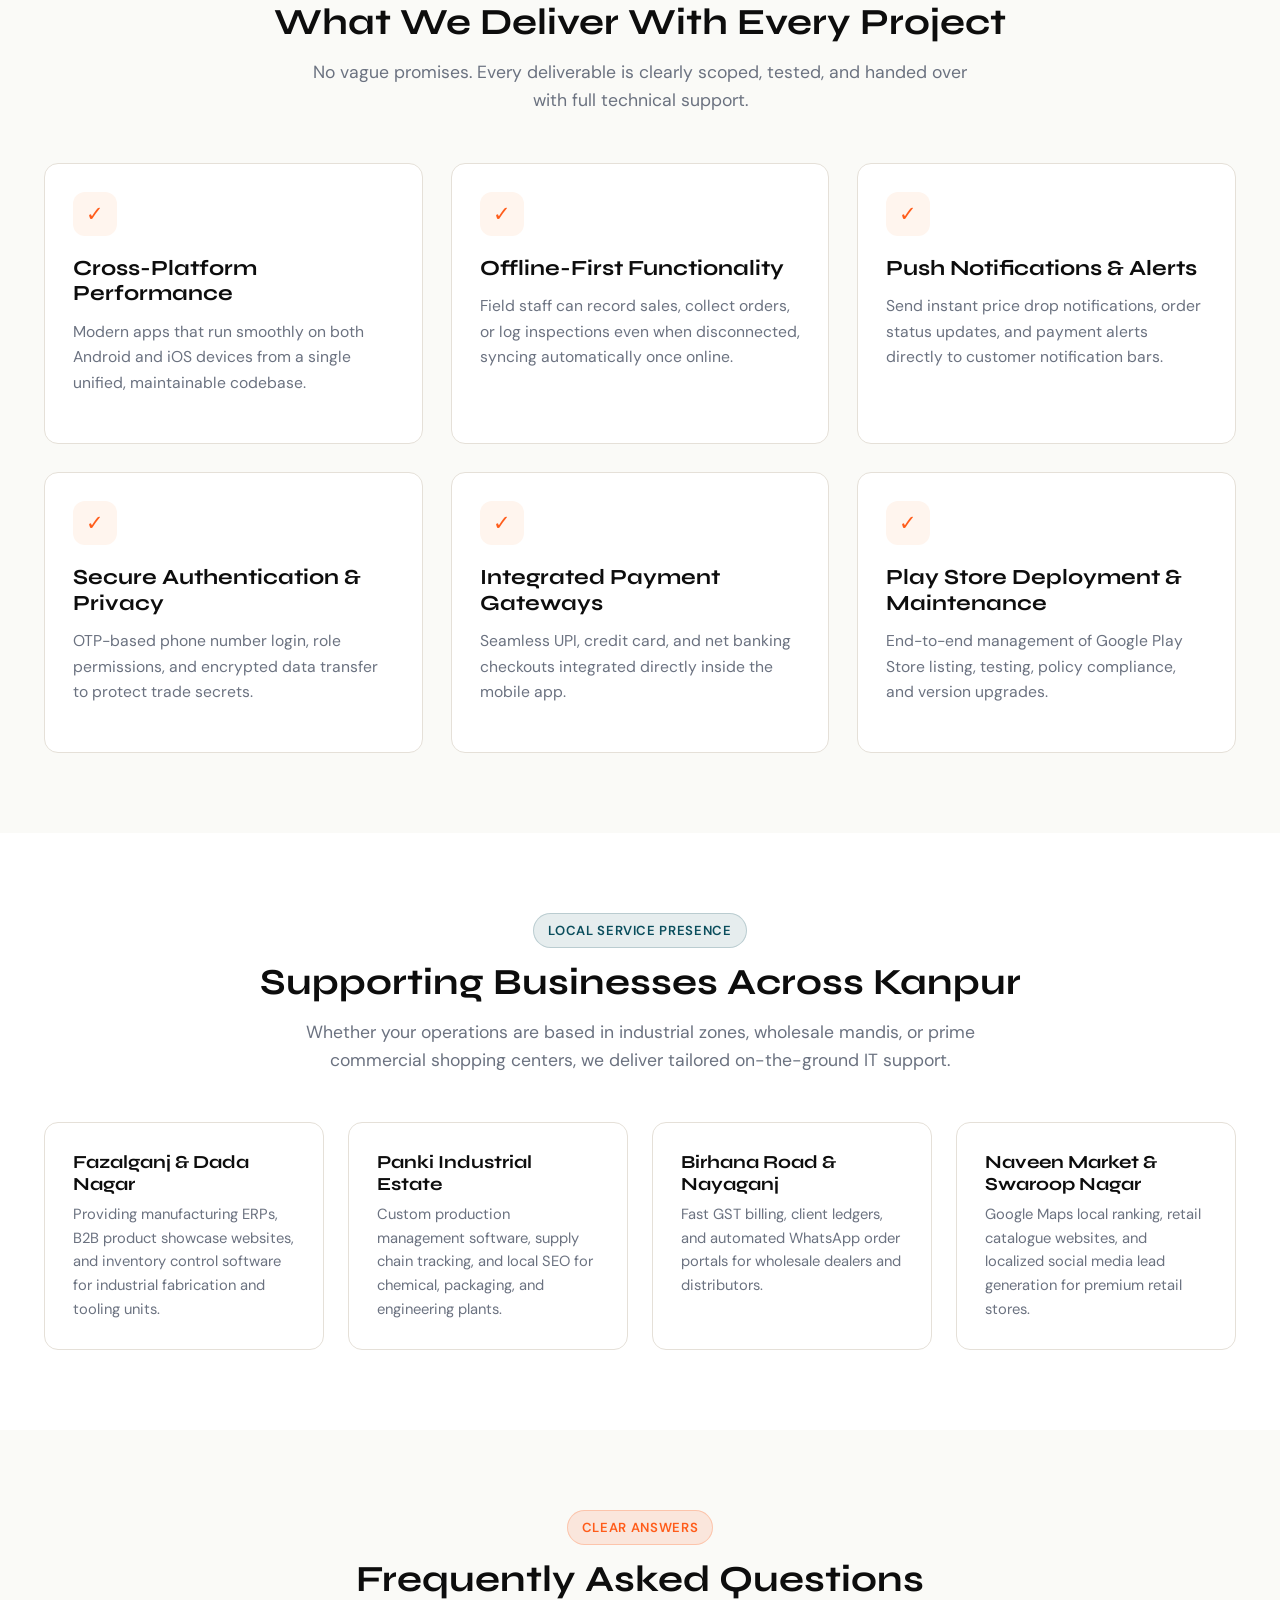
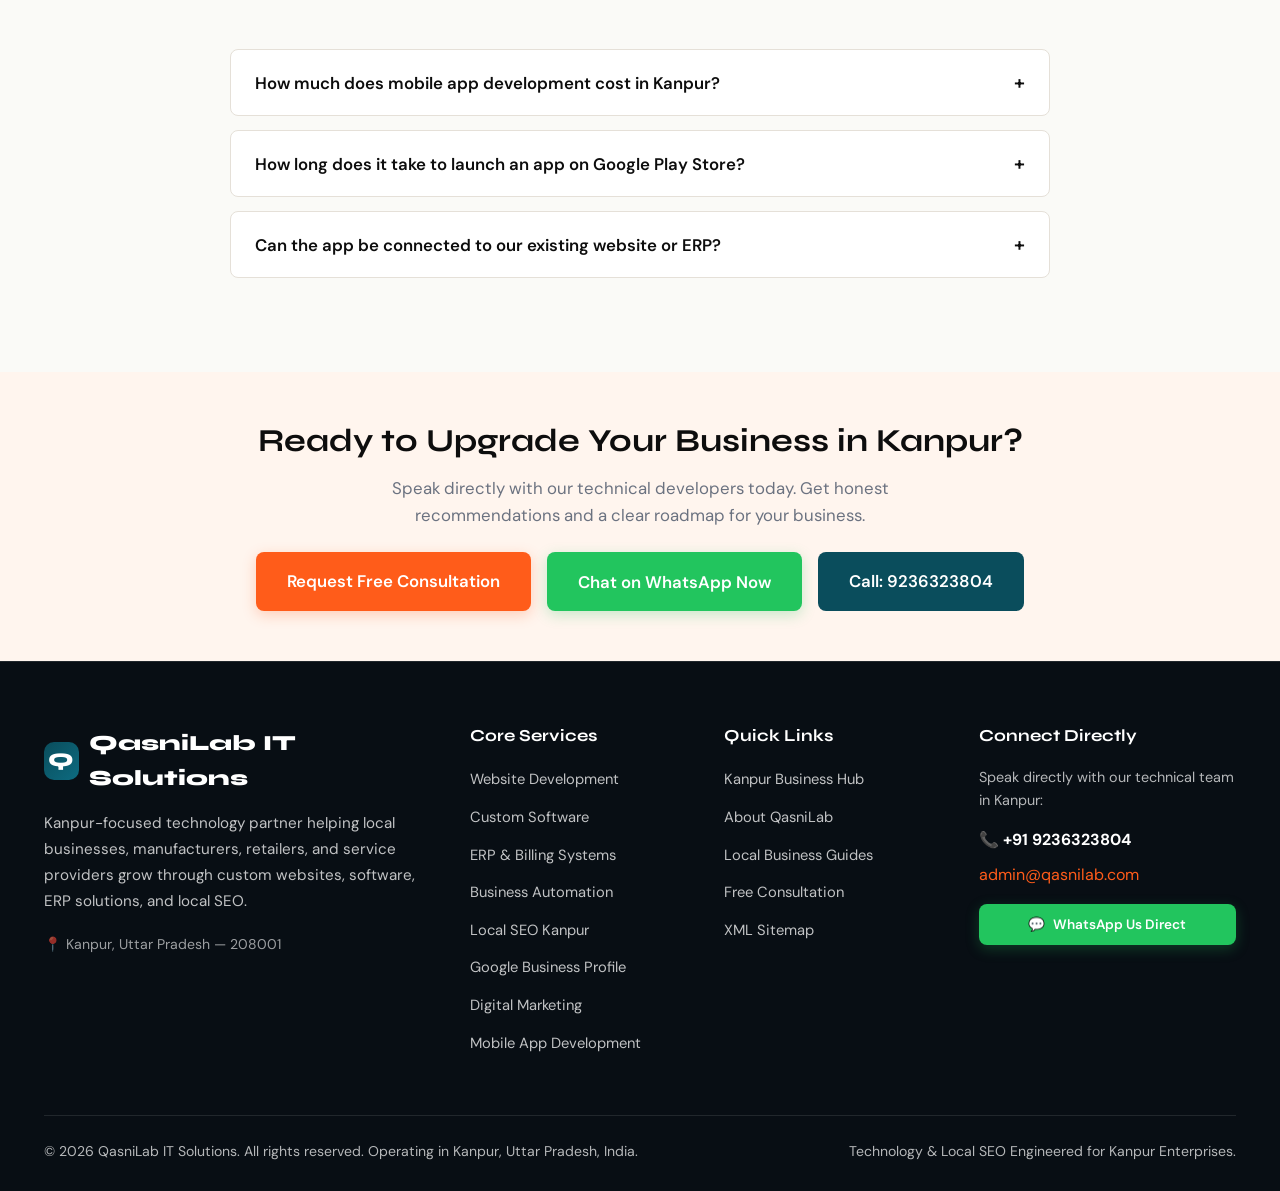
<file: services/mobile-app-development/index.html>
<!DOCTYPE html>
<html lang="en-IN">
<head>
  <meta charset="UTF-8">
  <meta name="viewport" content="width=device-width, initial-scale=1.0">
  <title>Mobile App Development in Kanpur | Android & iOS Business Apps</title>
  <meta name="description" content="Custom mobile app development in Kanpur. High-performance Android and cross-platform apps for field staff, customer ordering, and business management.">
  <link rel="canonical" href="https://www.qasnilab.online/services/mobile-app-development/">
  <meta name="robots" content="index, follow, max-image-preview:large">

  <!-- Open Graph -->
  <meta property="og:locale" content="en_IN">
  <meta property="og:type" content="article">
  <meta property="og:title" content="Mobile App Development in Kanpur | Android & iOS Business Apps">
  <meta property="og:description" content="Custom mobile app development in Kanpur. High-performance Android and cross-platform apps for field staff, customer ordering, and business management.">
  <meta property="og:url" content="https://www.qasnilab.online/services/mobile-app-development/">
  <meta property="og:site_name" content="QasniLab IT Solutions">

  <!-- Twitter / X -->
  <meta name="twitter:card" content="summary_large_image">
  <meta name="twitter:title" content="Mobile App Development in Kanpur | Android & iOS Business Apps">
  <meta name="twitter:description" content="Custom mobile app development in Kanpur. High-performance Android and cross-platform apps for field staff, customer ordering, and business management.">

  <!-- Google Fonts Preconnect -->
  <link rel="preconnect" href="https://fonts.googleapis.com">
  <link rel="preconnect" href="https://fonts.gstatic.com" crossorigin>
  <link href="https://fonts.googleapis.com/css2?family=DM+Sans:ital,opsz,wght@0,9..40,400..700;1,9..40,400..700&family=Syne:wght@600;700;800&display=swap" rel="stylesheet">

  <!-- Stylesheet -->
  
  <style id="main-styles">
/* ==========================================================================
   QASNILAB IT SOLUTIONS — Master Stylesheet
   Designed for High-Converting Local Business Lead Generation (Kanpur, UP)
   ========================================================================== */

:root {
  --ink: #0D0D0D;
  --paper: #FAFAF7;
  --orange: #FF5C1A;
  --orange-light: #FF7A40;
  --teal: #0A4D5C;
  --teal-mid: #0D6B80;
  --cream: #FFF5EE;
  --muted: #6B7280;
  --border: #E5E0D8;
  --white: #FFFFFF;
  --green: #22C55E;
  --green-dark: #16A34A;
  --dark-bg: #080E14;
  --dark-surface: #111A24;
  --dark-border: rgba(255, 255, 255, 0.1);
  --font-display: 'Syne', -apple-system, BlinkMacSystemFont, "Segoe UI", Roboto, sans-serif;
  --font-body: 'DM Sans', -apple-system, BlinkMacSystemFont, "Segoe UI", Roboto, sans-serif;
  --shadow-sm: 0 2px 8px rgba(0,0,0,0.05);
  --shadow-md: 0 8px 24px rgba(0,0,0,0.08);
  --shadow-lg: 0 16px 40px rgba(0,0,0,0.12);
  --radius-sm: 8px;
  --radius-md: 14px;
  --radius-lg: 20px;
}

*, *::before, *::after {
  box-sizing: border-box;
  margin: 0;
  padding: 0;
}

html {
  scroll-behavior: smooth;
  font-size: 16px;
}

body {
  font-family: var(--font-body);
  background: var(--paper);
  color: var(--ink);
  line-height: 1.6;
  -webkit-font-smoothing: antialiased;
  overflow-x: hidden;
  padding-bottom: 70px; /* Space for mobile sticky dock */
}

@media (min-width: 769px) {
  body {
    padding-bottom: 0;
  }
}

a {
  color: inherit;
  text-decoration: none;
}

img {
  max-width: 100%;
  height: auto;
  display: block;
}

/* ==========================================================================
   Typography & Utility Classes
   ========================================================================== */
h1, h2, h3, h4, .font-display {
  font-family: var(--font-display);
  font-weight: 700;
  line-height: 1.2;
}

.container {
  width: 100%;
  max-width: 1240px;
  margin: 0 auto;
  padding: 0 24px;
}

.text-center { text-align: center; }
.text-orange { color: var(--orange); }
.text-teal { color: var(--teal); }
.text-muted { color: var(--muted); }

.badge {
  display: inline-flex;
  align-items: center;
  gap: 6px;
  padding: 6px 14px;
  border-radius: 999px;
  font-size: 0.82rem;
  font-weight: 600;
  text-transform: uppercase;
  letter-spacing: 0.05em;
}

.badge-orange {
  background: rgba(255, 92, 26, 0.12);
  color: var(--orange);
  border: 1px solid rgba(255, 92, 26, 0.25);
}

.badge-teal {
  background: rgba(10, 77, 92, 0.1);
  color: var(--teal);
  border: 1px solid rgba(10, 77, 92, 0.2);
}

.badge-dark {
  background: rgba(255, 255, 255, 0.1);
  color: #fff;
  border: 1px solid var(--dark-border);
}

.section {
  padding: 80px 0;
}

@media (max-width: 768px) {
  .section {
    padding: 50px 0;
  }
}

.section-header {
  margin-bottom: 48px;
}

.section-title {
  font-size: 2.3rem;
  margin-top: 12px;
  color: var(--ink);
}

.section-desc {
  font-size: 1.1rem;
  color: var(--muted);
  max-width: 680px;
  margin: 14px auto 0;
}

/* ==========================================================================
   Buttons
   ========================================================================== */
.btn {
  display: inline-flex;
  align-items: center;
  justify-content: center;
  gap: 8px;
  padding: 13px 24px;
  border-radius: var(--radius-sm);
  font-family: var(--font-body);
  font-size: 0.95rem;
  font-weight: 600;
  cursor: pointer;
  transition: all 0.25s ease;
  border: 1px solid transparent;
  white-space: nowrap;
}

.btn:hover {
  transform: translateY(-2px);
}

.btn-primary {
  background: var(--orange);
  color: #fff;
  box-shadow: 0 4px 14px rgba(255, 92, 26, 0.25);
}
.btn-primary:hover {
  background: var(--orange-light);
  box-shadow: 0 6px 20px rgba(255, 92, 26, 0.35);
}

.btn-whatsapp {
  background: var(--green);
  color: #fff;
  box-shadow: 0 4px 14px rgba(34, 197, 94, 0.25);
}
.btn-whatsapp:hover {
  background: var(--green-dark);
  box-shadow: 0 6px 20px rgba(34, 197, 94, 0.35);
}

.btn-outline {
  background: transparent;
  border-color: var(--border);
  color: var(--ink);
}
.btn-outline:hover {
  background: var(--white);
  border-color: var(--ink);
}

.btn-call {
  background: var(--teal);
  color: #fff;
}
.btn-call:hover {
  background: var(--teal-mid);
}

.btn-sm {
  padding: 9px 18px;
  font-size: 0.85rem;
}

.btn-lg {
  padding: 15px 30px;
  font-size: 1.05rem;
}

/* ==========================================================================
   Navigation
   ========================================================================== */
.site-nav {
  position: sticky;
  top: 0;
  z-index: 1000;
  background: rgba(250, 250, 247, 0.95);
  backdrop-filter: blur(12px);
  border-bottom: 1px solid var(--border);
  transition: all 0.3s ease;
}

.nav-inner {
  display: flex;
  align-items: center;
  justify-content: space-between;
  height: 72px;
}

.brand-logo {
  display: flex;
  align-items: center;
  gap: 10px;
  font-family: var(--font-display);
  font-size: 1.35rem;
  font-weight: 800;
  color: var(--ink);
}

.brand-icon {
  width: 38px;
  height: 38px;
  background: linear-gradient(135deg, var(--teal), var(--teal-mid));
  color: #fff;
  border-radius: 10px;
  display: flex;
  align-items: center;
  justify-content: center;
  font-weight: 800;
  font-size: 1.2rem;
}

.nav-links {
  display: flex;
  align-items: center;
  gap: 24px;
  list-style: none;
}

.nav-links a {
  font-size: 0.95rem;
  font-weight: 500;
  color: var(--ink);
  transition: color 0.2s;
}

.nav-links a:hover, .nav-links a.active {
  color: var(--orange);
}

.nav-cta {
  display: flex;
  align-items: center;
  gap: 12px;
}

.menu-toggle {
  display: none;
  background: none;
  border: none;
  cursor: pointer;
  padding: 8px;
  color: var(--ink);
}

@media (max-width: 992px) {
  .nav-links {
    display: none;
    position: absolute;
    top: 72px;
    left: 0;
    right: 0;
    background: var(--white);
    flex-direction: column;
    padding: 24px;
    border-bottom: 1px solid var(--border);
    box-shadow: var(--shadow-md);
    gap: 16px;
  }
  .nav-links.show {
    display: flex;
  }
  .menu-toggle {
    display: block;
  }
  .nav-cta .btn-consult {
    display: none;
  }
}

/* ==========================================================================
   Hero Section
   ========================================================================== */
.hero {
  padding: 80px 0 60px;
  position: relative;
  overflow: hidden;
}

.hero-grid {
  display: grid;
  grid-template-columns: 1.2fr 0.9fr;
  gap: 48px;
  align-items: center;
}

.hero-content h1 {
  font-size: 3.1rem;
  letter-spacing: -0.02em;
  margin: 18px 0;
  color: var(--ink);
}

.hero-content h1 span {
  color: var(--orange);
}

.hero-content p {
  font-size: 1.2rem;
  color: #4A5568;
  line-height: 1.7;
  margin-bottom: 28px;
}

.hero-actions {
  display: flex;
  flex-wrap: wrap;
  gap: 14px;
  margin-bottom: 36px;
}

.hero-trust-badges {
  display: flex;
  flex-wrap: wrap;
  gap: 20px;
  padding-top: 24px;
  border-top: 1px solid var(--border);
}

.trust-item {
  display: flex;
  align-items: center;
  gap: 8px;
  font-size: 0.9rem;
  color: #4B5563;
  font-weight: 500;
}

.trust-item svg, .trust-item .icon {
  color: var(--green);
}

@media (max-width: 992px) {
  .hero-grid {
    grid-template-columns: 1fr;
    gap: 40px;
  }
  .hero-content h1 {
    font-size: 2.3rem;
  }
  .hero {
    padding: 40px 0;
  }
}

/* ==========================================================================
   Problem & Solution Grid
   ========================================================================== */
.problem-grid {
  display: grid;
  grid-template-columns: repeat(auto-fit, minmax(280px, 1fr));
  gap: 24px;
}

.problem-card {
  background: var(--white);
  border: 1px solid var(--border);
  border-radius: var(--radius-md);
  padding: 28px;
  position: relative;
  transition: transform 0.25s, box-shadow 0.25s;
}

.problem-card:hover {
  transform: translateY(-4px);
  box-shadow: var(--shadow-md);
}

.problem-tag {
  color: #DC2626;
  font-weight: 700;
  font-size: 0.85rem;
  margin-bottom: 8px;
  display: flex;
  align-items: center;
  gap: 6px;
}

.problem-card h3 {
  font-size: 1.25rem;
  margin-bottom: 10px;
}

.solution-box {
  margin-top: 18px;
  padding-top: 14px;
  border-top: 1px dashed var(--border);
  font-size: 0.92rem;
  color: var(--teal);
  font-weight: 500;
}

/* ==========================================================================
   Service Matrix & Cards
   ========================================================================== */
.services-grid {
  display: grid;
  grid-template-columns: repeat(auto-fill, minmax(340px, 1fr));
  gap: 28px;
}

.service-card {
  background: var(--white);
  border: 1px solid var(--border);
  border-radius: var(--radius-md);
  padding: 32px;
  display: flex;
  flex-direction: column;
  transition: all 0.25s ease;
  position: relative;
}

.service-card:hover {
  transform: translateY(-5px);
  box-shadow: var(--shadow-lg);
  border-color: var(--orange);
}

.service-icon-box {
  width: 52px;
  height: 52px;
  border-radius: 12px;
  background: var(--cream);
  color: var(--orange);
  display: flex;
  align-items: center;
  justify-content: center;
  font-size: 1.6rem;
  margin-bottom: 20px;
}

.service-card h3 {
  font-size: 1.35rem;
  margin-bottom: 12px;
}

.service-card p {
  color: var(--muted);
  font-size: 0.98rem;
  line-height: 1.6;
  margin-bottom: 20px;
  flex-grow: 1;
}

.service-features {
  list-style: none;
  margin-bottom: 24px;
}

.service-features li {
  font-size: 0.88rem;
  color: #374151;
  padding: 4px 0;
  display: flex;
  align-items: center;
  gap: 8px;
}

.service-features li::before {
  content: "✓";
  color: var(--teal);
  font-weight: bold;
}

.service-link {
  font-weight: 600;
  font-size: 0.95rem;
  color: var(--orange);
  display: inline-flex;
  align-items: center;
  gap: 6px;
}

.service-link:hover {
  text-decoration: underline;
}

@media (max-width: 480px) {
  .services-grid {
    grid-template-columns: 1fr;
  }
}

/* ==========================================================================
   Why QasniLab & Local Trust
   ========================================================================== */
.why-grid {
  display: grid;
  grid-template-columns: repeat(auto-fit, minmax(260px, 1fr));
  gap: 24px;
}

.why-card {
  background: var(--white);
  border: 1px solid var(--border);
  border-radius: var(--radius-md);
  padding: 28px;
}

.why-card .num {
  font-family: var(--font-display);
  font-size: 2.2rem;
  font-weight: 800;
  color: var(--teal);
  margin-bottom: 12px;
}

.why-card h4 {
  font-size: 1.15rem;
  margin-bottom: 8px;
}

.why-card p {
  font-size: 0.92rem;
  color: var(--muted);
}

/* ==========================================================================
   Lead Capture Form Component
   ========================================================================== */
.lead-form-card {
  background: var(--white);
  border: 1.5px solid var(--border);
  border-radius: var(--radius-lg);
  padding: 36px;
  box-shadow: var(--shadow-md);
}

.lead-form-card.dark {
  background: var(--dark-surface);
  border-color: var(--dark-border);
  color: #fff;
}

.lead-form-title {
  font-size: 1.4rem;
  margin-bottom: 8px;
}

.lead-form-subtitle {
  color: var(--muted);
  font-size: 0.92rem;
  margin-bottom: 24px;
}

.form-group {
  margin-bottom: 18px;
}

.form-group label {
  display: block;
  font-size: 0.88rem;
  font-weight: 600;
  margin-bottom: 6px;
  color: #374151;
}

.lead-form-card.dark .form-group label {
  color: #E2E8F0;
}

.form-control {
  width: 100%;
  padding: 12px 14px;
  border: 1.5px solid var(--border);
  border-radius: var(--radius-sm);
  font-family: var(--font-body);
  font-size: 0.95rem;
  color: var(--ink);
  background: var(--paper);
  outline: none;
  transition: border-color 0.2s, box-shadow 0.2s;
}

.form-control:focus {
  border-color: var(--teal);
  box-shadow: 0 0 0 3px rgba(10, 77, 92, 0.12);
  background: #fff;
}

.form-row {
  display: grid;
  grid-template-columns: 1fr 1fr;
  gap: 16px;
}

@media (max-width: 600px) {
  .form-row {
    grid-template-columns: 1fr;
  }
}

textarea.form-control {
  min-height: 90px;
  resize: vertical;
}

.form-feedback {
  display: none;
  padding: 14px;
  border-radius: var(--radius-sm);
  margin-bottom: 18px;
  font-size: 0.92rem;
}

.form-feedback.success {
  display: block;
  background: #DCFCE7;
  color: #166534;
  border: 1px solid #86EFAC;
}

.form-feedback.error {
  display: block;
  background: #FEE2E2;
  color: #991B1B;
  border: 1px solid #FCA5A5;
}

/* ==========================================================================
   FAQ Accordion
   ========================================================================== */
.faq-list {
  max-width: 820px;
  margin: 0 auto;
}

.faq-item {
  background: var(--white);
  border: 1px solid var(--border);
  border-radius: var(--radius-sm);
  margin-bottom: 14px;
  overflow: hidden;
  transition: all 0.2s;
}

.faq-question {
  width: 100%;
  text-align: left;
  background: none;
  border: none;
  padding: 20px 24px;
  font-family: var(--font-body);
  font-size: 1.05rem;
  font-weight: 600;
  color: var(--ink);
  cursor: pointer;
  display: flex;
  justify-content: space-between;
  align-items: center;
  gap: 16px;
}

.faq-icon {
  font-size: 1.2rem;
  transition: transform 0.25s ease;
}

.faq-item.active .faq-icon {
  transform: rotate(45deg);
}

.faq-answer {
  display: none;
  padding: 0 24px 22px;
  color: #4B5563;
  font-size: 0.98rem;
  line-height: 1.7;
}

.faq-item.active .faq-answer {
  display: block;
}

/* ==========================================================================
   Local Kanpur Hub & Areas
   ========================================================================== */
.areas-pills {
  display: flex;
  flex-wrap: wrap;
  gap: 10px;
  justify-content: center;
  margin-top: 24px;
}

.area-pill {
  padding: 8px 16px;
  background: var(--white);
  border: 1px solid var(--border);
  border-radius: 999px;
  font-size: 0.88rem;
  font-weight: 500;
  color: #374151;
}

/* ==========================================================================
   Consultation Modal (10s Exit/Dwell Intent)
   ========================================================================== */
.consult-modal-backdrop {
  display: none;
  position: fixed;
  inset: 0;
  background: rgba(8, 14, 20, 0.75);
  backdrop-filter: blur(4px);
  z-index: 2000;
  align-items: center;
  justify-content: center;
  padding: 20px;
}

.consult-modal-backdrop.show {
  display: flex;
  animation: fadeIn 0.3s ease;
}

.consult-modal {
  background: var(--white);
  border-radius: var(--radius-lg);
  max-width: 520px;
  width: 100%;
  padding: 36px;
  position: relative;
  box-shadow: 0 24px 60px rgba(0,0,0,0.3);
}

.consult-modal-close {
  position: absolute;
  top: 18px;
  right: 18px;
  background: #F3F4F6;
  border: none;
  width: 34px;
  height: 34px;
  border-radius: 50%;
  cursor: pointer;
  display: flex;
  align-items: center;
  justify-content: center;
  font-size: 1.2rem;
  color: #4B5563;
}

/* ==========================================================================
   Mobile Sticky Action Dock & Floating Button
   ========================================================================== */
.mobile-action-dock {
  display: none;
}

@media (max-width: 768px) {
  .mobile-action-dock {
    display: grid;
    grid-template-columns: 1fr 1fr;
    position: fixed;
    bottom: 0;
    left: 0;
    right: 0;
    background: #fff;
    border-top: 1px solid var(--border);
    z-index: 999;
    box-shadow: 0 -4px 16px rgba(0,0,0,0.08);
  }
  .dock-btn {
    display: flex;
    align-items: center;
    justify-content: center;
    gap: 8px;
    padding: 14px 10px;
    font-weight: 700;
    font-size: 0.95rem;
    text-align: center;
  }
  .dock-btn.whatsapp {
    background: var(--green);
    color: #fff;
  }
  .dock-btn.call {
    background: var(--teal);
    color: #fff;
  }
}

.floating-whatsapp {
  position: fixed;
  bottom: 24px;
  right: 24px;
  z-index: 900;
  width: 58px;
  height: 58px;
  border-radius: 50%;
  background: var(--green);
  color: #fff;
  display: flex;
  align-items: center;
  justify-content: center;
  font-size: 30px;
  box-shadow: 0 6px 20px rgba(34, 197, 94, 0.4);
  transition: transform 0.25s ease;
}

.floating-whatsapp:hover {
  transform: scale(1.1);
}

@media (max-width: 768px) {
  .floating-whatsapp {
    display: none; /* Replaced by bottom sticky dock */
  }
}

/* ==========================================================================
   Footer
   ========================================================================== */
.site-footer {
  background: var(--dark-bg);
  color: rgba(255,255,255,0.7);
  padding: 64px 0 28px;
  border-top: 1px solid var(--dark-border);
}

.footer-grid {
  display: grid;
  grid-template-columns: 1.8fr 1fr 1fr 1.2fr;
  gap: 40px;
  margin-bottom: 48px;
}

.footer-col h4 {
  color: #fff;
  font-size: 1.05rem;
  margin-bottom: 20px;
}

.footer-links {
  list-style: none;
}

.footer-links li {
  margin-bottom: 12px;
}

.footer-links a {
  color: rgba(255,255,255,0.75);
  font-size: 0.92rem;
  transition: color 0.2s;
}

.footer-links a:hover {
  color: #fff;
}

.footer-bottom {
  border-top: 1px solid var(--dark-border);
  padding-top: 24px;
  display: flex;
  justify-content: space-between;
  align-items: center;
  font-size: 0.88rem;
}

@media (max-width: 900px) {
  .footer-grid {
    grid-template-columns: 1fr 1fr;
  }
}
@media (max-width: 600px) {
  .footer-grid {
    grid-template-columns: 1fr;
  }
  .footer-bottom {
    flex-direction: column;
    gap: 12px;
    text-align: center;
  }
}

@keyframes fadeIn {
  from { opacity: 0; transform: translateY(10px); }
  to { opacity: 1; transform: translateY(0); }
}

  </style>
<link rel="stylesheet" href="../../assets/css/style.css">

  <!-- Schema.org JSON-LD -->
  <script type="application/ld+json">
  {
  "@context": "https://schema.org",
  "@graph": [
    {
      "@type": "Service",
      "@id": "https://www.qasnilab.online/services/mobile-app-development/#service",
      "name": "Mobile App Development in Kanpur",
      "description": "Custom mobile app development in Kanpur. High-performance Android and cross-platform apps for field staff, customer ordering, and business management.",
      "provider": {
        "@type": "LocalBusiness",
        "name": "QasniLab IT Solutions",
        "url": "https://www.qasnilab.online/",
        "telephone": "+91 9236323804",
        "address": {
          "@type": "PostalAddress",
          "addressLocality": "Kanpur",
          "addressRegion": "Uttar Pradesh",
          "postalCode": "208001",
          "addressCountry": "IN"
        }
      },
      "areaServed": {
        "@type": "City",
        "name": "Kanpur"
      }
    },
    {
      "@type": "BreadcrumbList",
      "@id": "https://www.qasnilab.online/services/mobile-app-development/#breadcrumbs",
      "itemListElement": [
        {
          "@type": "ListItem",
          "position": 1,
          "name": "Home",
          "item": "https://www.qasnilab.online/"
        },
        {
          "@type": "ListItem",
          "position": 2,
          "name": "Services",
          "item": "https://www.qasnilab.online/#services"
        },
        {
          "@type": "ListItem",
          "position": 3,
          "name": "Mobile App Development in Kanpur",
          "item": "https://www.qasnilab.online/services/mobile-app-development/"
        }
      ]
    },
    {
      "@type": "FAQPage",
      "@id": "https://www.qasnilab.online/services/mobile-app-development/#faq",
      "mainEntity": [
        {
          "@type": "Question",
          "name": "How much does mobile app development cost in Kanpur?",
          "acceptedAnswer": {
            "@type": "Answer",
            "text": "App development costs depend on the required screens, features, and third-party integrations. Simple utility and ordering apps typically start from ₹25,000, while complex custom platforms are scoped individually."
          }
        },
        {
          "@type": "Question",
          "name": "How long does it take to launch an app on Google Play Store?",
          "acceptedAnswer": {
            "@type": "Answer",
            "text": "A standard custom mobile app generally requires 4 to 8 weeks for development, thorough testing, and Google Play Store review approval."
          }
        },
        {
          "@type": "Question",
          "name": "Can the app be connected to our existing website or ERP?",
          "acceptedAnswer": {
            "@type": "Answer",
            "text": "Yes. We build secure REST APIs that connect your mobile app directly to your existing database, billing software, or website catalogue."
          }
        }
      ]
    }
  ]
}
  </script>
  <link rel="icon" type="image/svg+xml" href="../../favicon.svg">
  <link rel="alternate icon" type="image/x-icon" href="../../favicon.ico">
</head>
<body>

  
  <!-- Site Navigation -->
  <header class="site-nav">
    <div class="container nav-inner">
      <a href="../../index.html" class="brand-logo" aria-label="QasniLab Home">
        <div class="brand-icon">Q</div>
        <span>QasniLab</span>
      </a>
      <nav aria-label="Primary Navigation">
        <ul class="nav-links">
          <li><a href="../../index.html#services">Services</a></li>
          <li><a href="../../kanpur/index.html">Kanpur Solutions</a></li>
          <li><a href="../../about/index.html">Why Us</a></li>
          <li><a href="../../blog/index.html">Blog & Guides</a></li>
          <li><a href="../../contact/index.html">Contact</a></li>
        </ul>
      </nav>
      <div class="nav-cta">
        <a href="tel:+919236323804" class="btn btn-outline btn-sm" aria-label="Call QasniLab">
          <span>📞</span> Call: 9236323804
        </a>
        <a href="https://wa.me/919236323804?text=Hello%20QasniLab%2C%20I%20need%20a%20consultation%20for%20my%20business%20in%20Kanpur." target="_blank" rel="noopener noreferrer" class="btn btn-whatsapp btn-sm btn-consult" aria-label="Chat on WhatsApp">
          <span>💬</span> WhatsApp
        </a>
        <button class="menu-toggle" aria-label="Toggle navigation menu" aria-expanded="false">
          <svg width="24" height="24" viewBox="0 0 24 24" fill="none" stroke="currentColor" stroke-width="2" stroke-linecap="round" stroke-linejoin="round"><line x1="3" y1="12" x2="21" y2="12"></line><line x1="3" y1="6" x2="21" y2="6"></line><line x1="3" y1="18" x2="21" y2="18"></line></svg>
        </button>
      </div>
    </div>
  </header>

  <main id="main-content">
    <!-- Breadcrumbs -->
    <div style="background:var(--white); border-bottom:1px solid var(--border); padding:12px 0;">
      <div class="container">
        <nav aria-label="Breadcrumbs" style="font-size:0.88rem; color:var(--muted);">
          <a href="../../index.html" style="color:var(--ink);">Home</a> &nbsp;/&nbsp;
          <a href="../../index.html#services" style="color:var(--ink);">Services</a> &nbsp;/&nbsp;
          <span style="color:var(--orange); font-weight:600;">Mobile App Development in Kanpur</span>
        </nav>
      </div>
    </div>

    <!-- Above-The-Fold Hero Section -->
    <section class="hero" style="padding:60px 0 40px;">
      <div class="container">
        <div class="hero-grid">
          <div class="hero-content">
            <span class="badge badge-orange">Kanpur Mobile Engineering</span>
            <h1 style="font-size:2.8rem; margin:16px 0 18px; line-height:1.2;">Mobile App Development in Kanpur</h1>
            <p style="font-size:1.15rem; color:#4A5568; margin-bottom:28px;">
              Put your business directly on your customers' and field employees' smartphones with reliable, fast Android and cross-platform mobile apps.
            </p>
            <div class="hero-actions">
              <a href="#service-lead-form" class="btn btn-primary btn-lg">
                <span>⚡</span> Get Free Consultation
              </a>
              <button onclick="openServiceWhatsApp('app')" class="btn btn-whatsapp btn-lg">
                <span>💬</span> Chat on WhatsApp
              </button>
              <a href="tel:+919236323804" class="btn btn-call btn-lg">
                <span>📞</span> Call: 9236323804
              </a>
            </div>
            <div class="hero-trust-badges">
              <div class="trust-item"><span class="icon">✓</span> Kanpur Focused</div>
              <div class="trust-item"><span class="icon">✓</span> Fixed Honest Pricing</div>
              <div class="trust-item"><span class="icon">✓</span> Direct Developer Support</div>
            </div>
          </div>

          <div class="hero-form-box" id="service-lead-form">
            
  <div class="lead-form-card" id="lead-form-section">
    <h3 class="lead-form-title">Enquire About Mobile App Development in Kanpur</h3>
    <p class="lead-form-subtitle">Discuss your technical requirements with our Kanpur engineering team. Fast response.</p>

    <div class="form-feedback" role="alert"></div>

    <form class="lead-capture-form" novalidate>
      <!-- Bot honeypot -->
      <input type="text" name="b_company_field" style="display:none;" tabindex="-1" autocomplete="off">

      <div class="form-row">
        <div class="form-group">
          <label for="fullName">Your Name <span style="color:#DC2626;">*</span></label>
          <input type="text" id="fullName" name="full_name" class="form-control" placeholder="e.g. Rahul Gupta" required>
        </div>
        <div class="form-group">
          <label for="phone">Phone / WhatsApp Number <span style="color:#DC2626;">*</span></label>
          <input type="tel" id="phone" name="phone" class="form-control" placeholder="e.g. 9839000000" required>
        </div>
      </div>

      <div class="form-row">
        <div class="form-group">
          <label for="bizName">Business / Shop / Factory Name</label>
          <input type="text" id="bizName" name="business_name" class="form-control" placeholder="e.g. Gupta Enterprises, Fazalganj">
        </div>
        <div class="form-group">
          <label for="serviceReq">Service Required <span style="color:#DC2626;">*</span></label>
          <select id="serviceReq" name="service_required" class="form-control" required>
            <option value="">— Select Required Service —</option>
            <option value="Website Development" >Website Development (Business / Catalogue / E-commerce)</option><option value="Custom Software" >Custom Software Development</option><option value="ERP & Billing Software" >ERP / Billing & Inventory Software</option><option value="Business Automation" >Business Process & WhatsApp Automation</option><option value="Local SEO Kanpur" >Local SEO & Google Search Visibility</option><option value="Google Business Profile" >Google Business Profile (Maps) Optimization</option><option value="Digital Marketing" >Digital Marketing & Ads Management</option><option value="Mobile App Development" selected>Mobile App Development (Android / iOS)</option><option value="General Consultation" >Other / Not Sure (Need Technical Suggestion)</option>
          </select>
        </div>
      </div>

      <div class="form-group">
        <label for="message">Specific Requirement or Current Problem (Optional)</label>
        <textarea id="message" name="message" class="form-control" placeholder="Briefly describe what your business does or what problem you want to solve..."></textarea>
      </div>

      <button type="submit" class="btn btn-primary btn-lg" style="width:100%;">
        <span>🚀</span> Submit & Connect on WhatsApp →
      </button>
      <p style="font-size:0.82rem; color:var(--muted); text-align:center; margin-top:10px;">
        🔒 Your phone number is strictly kept private and only used for your consultation.
      </p>
    </form>
  </div>
          </div>
        </div>
      </div>
    </section>

    <!-- Specific Problems Solved Section -->
    <section class="section" style="background:var(--white);" aria-label="Problems We Solve">
      <div class="container">
        <div class="section-header text-center">
          <span class="badge badge-teal">Practical Kanpur Business Solutions</span>
          <h2 class="section-title">Common Challenges We Eliminate</h2>
          <p class="section-desc">
            We focus on solving the specific operational and marketing friction that costs Kanpur businesses time and money.
          </p>
        </div>

        <div class="problem-grid">
          
          <div class="problem-card">
            <div class="problem-tag">Challenge 1</div>
            <h3>Field Staff Coordination Delays</h3>
            <p style="color:var(--muted); font-size:0.95rem; line-height:1.6;">Salesmen, delivery agents, and service technicians relying on phone calls and WhatsApp groups for daily order reporting.</p>
          </div>
          <div class="problem-card">
            <div class="problem-tag">Challenge 2</div>
            <h3>Customer Friction in Re-Ordering</h3>
            <p style="color:var(--muted); font-size:0.95rem; line-height:1.6;">B2B wholesalers losing repeat orders because clients have to manually call or type out item lists on WhatsApp.</p>
          </div>
          <div class="problem-card">
            <div class="problem-tag">Challenge 3</div>
            <h3>Poor Offline Usability</h3>
            <p style="color:var(--muted); font-size:0.95rem; line-height:1.6;">Websites that fail to work when field executives visit factory areas or basements with weak network coverage.</p>
          </div>
        </div>
      </div>
    </section>

    <!-- Core Features & Deliverables Section -->
    <section class="section" aria-label="Deliverables">
      <div class="container">
        <div class="section-header text-center">
          <span class="badge badge-orange">Key Deliverables</span>
          <h2 class="section-title">What We Deliver With Every Project</h2>
          <p class="section-desc">
            No vague promises. Every deliverable is clearly scoped, tested, and handed over with full technical support.
          </p>
        </div>

        <div class="services-grid">
          
          <div class="service-card" style="padding:28px;">
            <div class="service-icon-box" style="width:44px; height:44px; font-size:1.3rem;">✓</div>
            <h3>Cross-Platform Performance</h3>
            <p>Modern apps that run smoothly on both Android and iOS devices from a single unified, maintainable codebase.</p>
          </div>
          <div class="service-card" style="padding:28px;">
            <div class="service-icon-box" style="width:44px; height:44px; font-size:1.3rem;">✓</div>
            <h3>Offline-First Functionality</h3>
            <p>Field staff can record sales, collect orders, or log inspections even when disconnected, syncing automatically once online.</p>
          </div>
          <div class="service-card" style="padding:28px;">
            <div class="service-icon-box" style="width:44px; height:44px; font-size:1.3rem;">✓</div>
            <h3>Push Notifications & Alerts</h3>
            <p>Send instant price drop notifications, order status updates, and payment alerts directly to customer notification bars.</p>
          </div>
          <div class="service-card" style="padding:28px;">
            <div class="service-icon-box" style="width:44px; height:44px; font-size:1.3rem;">✓</div>
            <h3>Secure Authentication & Privacy</h3>
            <p>OTP-based phone number login, role permissions, and encrypted data transfer to protect trade secrets.</p>
          </div>
          <div class="service-card" style="padding:28px;">
            <div class="service-icon-box" style="width:44px; height:44px; font-size:1.3rem;">✓</div>
            <h3>Integrated Payment Gateways</h3>
            <p>Seamless UPI, credit card, and net banking checkouts integrated directly inside the mobile app.</p>
          </div>
          <div class="service-card" style="padding:28px;">
            <div class="service-icon-box" style="width:44px; height:44px; font-size:1.3rem;">✓</div>
            <h3>Play Store Deployment & Maintenance</h3>
            <p>End-to-end management of Google Play Store listing, testing, policy compliance, and version upgrades.</p>
          </div>
        </div>
      </div>
    </section>

    <!-- Local Kanpur Commercial Hubs Section -->
    <section class="section" style="background:var(--white);" aria-label="Kanpur Local Coverage">
      <div class="container">
        <div class="section-header text-center">
          <span class="badge badge-teal">Local Service Presence</span>
          <h2 class="section-title">Supporting Businesses Across Kanpur</h2>
          <p class="section-desc">
            Whether your operations are based in industrial zones, wholesale mandis, or prime commercial shopping centers, we deliver tailored on-the-ground IT support.
          </p>
        </div>

        <div class="why-grid">
          <div class="why-card">
            <h4>Fazalganj & Dada Nagar</h4>
            <p>Providing manufacturing ERPs, B2B product showcase websites, and inventory control software for industrial fabrication and tooling units.</p>
          </div>
          <div class="why-card">
            <h4>Panki Industrial Estate</h4>
            <p>Custom production management software, supply chain tracking, and local SEO for chemical, packaging, and engineering plants.</p>
          </div>
          <div class="why-card">
            <h4>Birhana Road & Nayaganj</h4>
            <p>Fast GST billing, client ledgers, and automated WhatsApp order portals for wholesale dealers and distributors.</p>
          </div>
          <div class="why-card">
            <h4>Naveen Market & Swaroop Nagar</h4>
            <p>Google Maps local ranking, retail catalogue websites, and localized social media lead generation for premium retail stores.</p>
          </div>
        </div>
      </div>
    </section>

    <!-- FAQ Section -->
    <section class="section" aria-label="Frequently Asked Questions">
      <div class="container">
        <div class="section-header text-center">
          <span class="badge badge-orange">Clear Answers</span>
          <h2 class="section-title">Frequently Asked Questions</h2>
        </div>

        <div class="faq-list">
          
          <div class="faq-item">
            <button class="faq-question" aria-expanded="false">
              <span>How much does mobile app development cost in Kanpur?</span>
              <span class="faq-icon">+</span>
            </button>
            <div class="faq-answer">
              App development costs depend on the required screens, features, and third-party integrations. Simple utility and ordering apps typically start from ₹25,000, while complex custom platforms are scoped individually.
            </div>
          </div>
          <div class="faq-item">
            <button class="faq-question" aria-expanded="false">
              <span>How long does it take to launch an app on Google Play Store?</span>
              <span class="faq-icon">+</span>
            </button>
            <div class="faq-answer">
              A standard custom mobile app generally requires 4 to 8 weeks for development, thorough testing, and Google Play Store review approval.
            </div>
          </div>
          <div class="faq-item">
            <button class="faq-question" aria-expanded="false">
              <span>Can the app be connected to our existing website or ERP?</span>
              <span class="faq-icon">+</span>
            </button>
            <div class="faq-answer">
              Yes. We build secure REST APIs that connect your mobile app directly to your existing database, billing software, or website catalogue.
            </div>
          </div>
        </div>
      </div>
    </section>

    <!-- Bottom CTA Banner -->
    <section class="section" style="background:var(--cream); padding:50px 0;" aria-label="Quick Action">
      <div class="container text-center">
        <h2 style="font-size:2rem; margin-bottom:14px;">Ready to Upgrade Your Business in Kanpur?</h2>
        <p style="color:var(--muted); font-size:1.05rem; margin-bottom:24px; max-width:600px; margin-left:auto; margin-right:auto;">
          Speak directly with our technical developers today. Get honest recommendations and a clear roadmap for your business.
        </p>
        <div style="display:flex; justify-content:center; gap:16px; flex-wrap:wrap;">
          <a href="#service-lead-form" class="btn btn-primary btn-lg">Request Free Consultation</a>
          <button onclick="openServiceWhatsApp('app')" class="btn btn-whatsapp btn-lg">Chat on WhatsApp Now</button>
          <a href="tel:+919236323804" class="btn btn-call btn-lg">Call: 9236323804</a>
        </div>
      </div>
    </section>
  </main>

  
  <!-- Site Footer -->
  <footer class="site-footer">
    <div class="container">
      <div class="footer-grid">
        <div class="footer-col">
          <div class="brand-logo" style="color:#fff; margin-bottom:16px;">
            <div class="brand-icon">Q</div>
            <span>QasniLab IT Solutions</span>
          </div>
          <p style="font-size:0.95rem; line-height:1.7; margin-bottom:18px; color:rgba(255,255,255,0.75);">
            Kanpur-focused technology partner helping local businesses, manufacturers, retailers, and service providers grow through custom websites, software, ERP solutions, and local SEO.
          </p>
          <p style="font-size:0.88rem; color:rgba(255,255,255,0.6);">
            📍 Kanpur, Uttar Pradesh — 208001
          </p>
        </div>

        <div class="footer-col">
          <h4>Core Services</h4>
          <ul class="footer-links">
            <li><a href="../../services/website-development/index.html">Website Development</a></li>
            <li><a href="../../services/software-development/index.html">Custom Software</a></li>
            <li><a href="../../services/erp-software/index.html">ERP & Billing Systems</a></li>
            <li><a href="../../services/business-automation/index.html">Business Automation</a></li>
            <li><a href="../../services/local-seo/index.html">Local SEO Kanpur</a></li>
            <li><a href="../../services/google-business-profile/index.html">Google Business Profile</a></li>
            <li><a href="../../services/digital-marketing/index.html">Digital Marketing</a></li>
            <li><a href="../../services/mobile-app-development/index.html">Mobile App Development</a></li>
          </ul>
        </div>

        <div class="footer-col">
          <h4>Quick Links</h4>
          <ul class="footer-links">
            <li><a href="../../kanpur/index.html">Kanpur Business Hub</a></li>
            <li><a href="../../about/index.html">About QasniLab</a></li>
            <li><a href="../../blog/index.html">Local Business Guides</a></li>
            <li><a href="../../contact/index.html">Free Consultation</a></li>
            <li><a href="../../sitemap.xml">XML Sitemap</a></li>
          </ul>
        </div>

        <div class="footer-col">
          <h4>Connect Directly</h4>
          <p style="font-size:0.9rem; margin-bottom:14px;">Speak directly with our technical team in Kanpur:</p>
          <p style="margin-bottom:10px;">
            <a href="tel:+919236323804" style="color:#fff; font-weight:700;">📞 +91 9236323804</a>
          </p>
          <p style="margin-bottom:16px;">
            <a href="mailto:admin@qasnilab.com" style="color:var(--orange);">admin@qasnilab.com</a>
          </p>
          <a href="https://wa.me/919236323804?text=Hello%20QasniLab%2C%20I%20want%20to%20discuss%20a%20project%20for%20my%20Kanpur%20business." target="_blank" rel="noopener noreferrer" class="btn btn-whatsapp btn-sm" style="width:100%;">
            <span>💬</span> WhatsApp Us Direct
          </a>
        </div>
      </div>

      <div class="footer-bottom">
        <p>&copy; 2026 QasniLab IT Solutions. All rights reserved. Operating in Kanpur, Uttar Pradesh, India.</p>
        <p>Technology & Local SEO Engineered for Kanpur Enterprises.</p>
      </div>
    </div>
  </footer>

  <!-- Mobile Sticky Dock -->
  <div class="mobile-action-dock" aria-label="Mobile quick actions">
    <a href="tel:+919236323804" class="dock-btn call">
      <span>📞</span> Call Now
    </a>
    <a href="https://wa.me/919236323804?text=Hello%20QasniLab%2C%20I%20am%20interested%20in%20IT%20solutions%20for%20my%20Kanpur%20business." target="_blank" rel="noopener noreferrer" class="dock-btn whatsapp">
      <span>💬</span> WhatsApp
    </a>
  </div>

  <!-- Floating WhatsApp Desktop -->
  <a href="https://wa.me/919236323804?text=Hello%20QasniLab%2C%20I%20am%20interested%20in%20IT%20solutions%20for%20my%20Kanpur%20business." target="_blank" rel="noopener noreferrer" class="floating-whatsapp" aria-label="Chat with QasniLab on WhatsApp">
    💬
  </a>

  <!-- 10-Second Exit / Dwell Consultation Modal -->
  <div id="consultModalBackdrop" class="consult-modal-backdrop" role="dialog" aria-modal="true" aria-labelledby="modalTitle">
    <div class="consult-modal">
      <button class="consult-modal-close" aria-label="Close consultation modal">&times;</button>
      <div class="badge badge-orange" style="margin-bottom:12px;">Kanpur Local Business Consultation</div>
      <h3 id="modalTitle" style="font-size:1.45rem; margin-bottom:10px;">Need a Website, ERP or More Google Leads?</h3>
      <p style="color:var(--muted); font-size:0.95rem; margin-bottom:20px; line-height:1.6;">
        Talk directly to our Kanpur team. We provide transparent advice on what digital solutions or software will actually help your business grow.
      </p>
      <div style="display:flex; flex-direction:column; gap:10px;">
        <a href="https://wa.me/919236323804?text=Hello%20QasniLab%2C%20I%20would%20like%20to%20claim%20my%20free%20business%20consultation." target="_blank" rel="noopener noreferrer" class="btn btn-whatsapp btn-lg" style="width:100%;">
          <span>💬</span> Chat on WhatsApp (Fastest)
        </a>
        <a href="tel:+919236323804" class="btn btn-outline btn-lg" style="width:100%;">
          <span>📞</span> Call Directly: 9236323804
        </a>
      </div>
    </div>
  </div>

  <!-- Core JavaScript -->
  <script src="../../assets/js/main.js" defer></script>
</body>
</html>
</file>
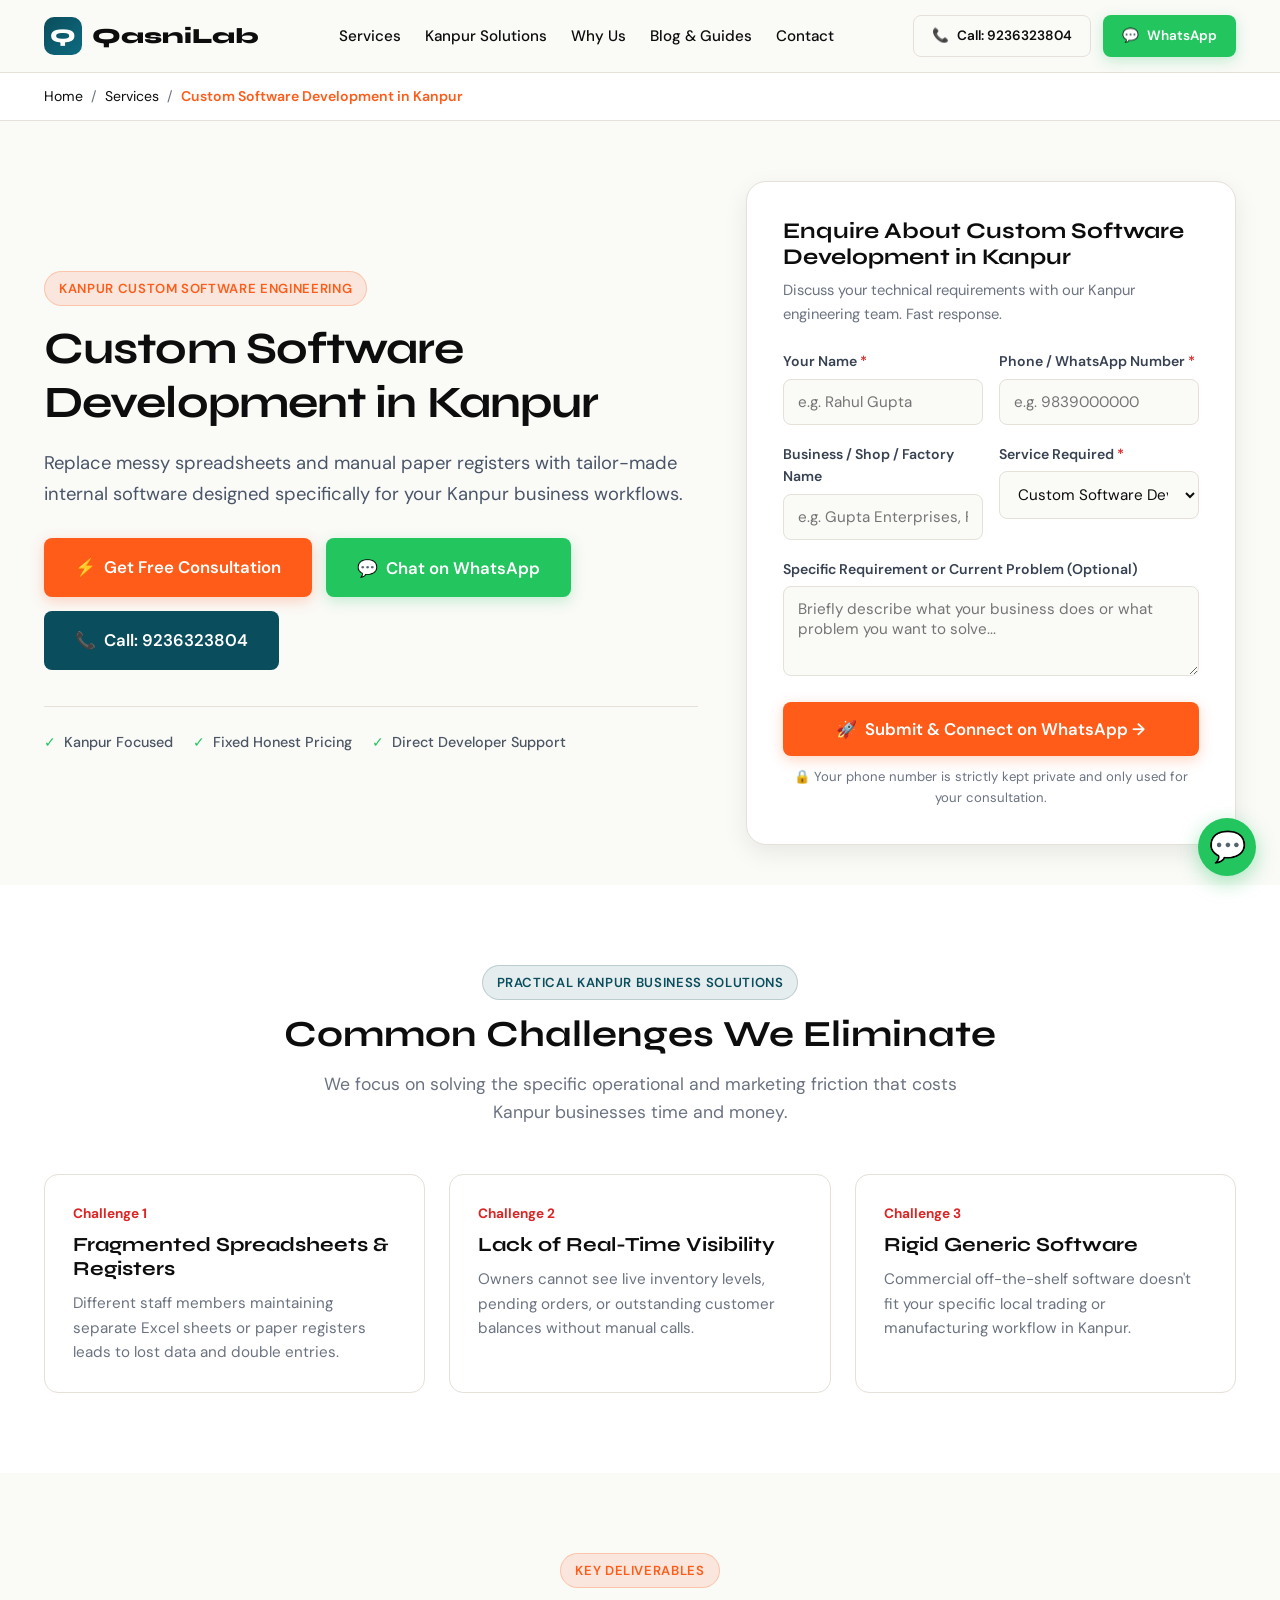
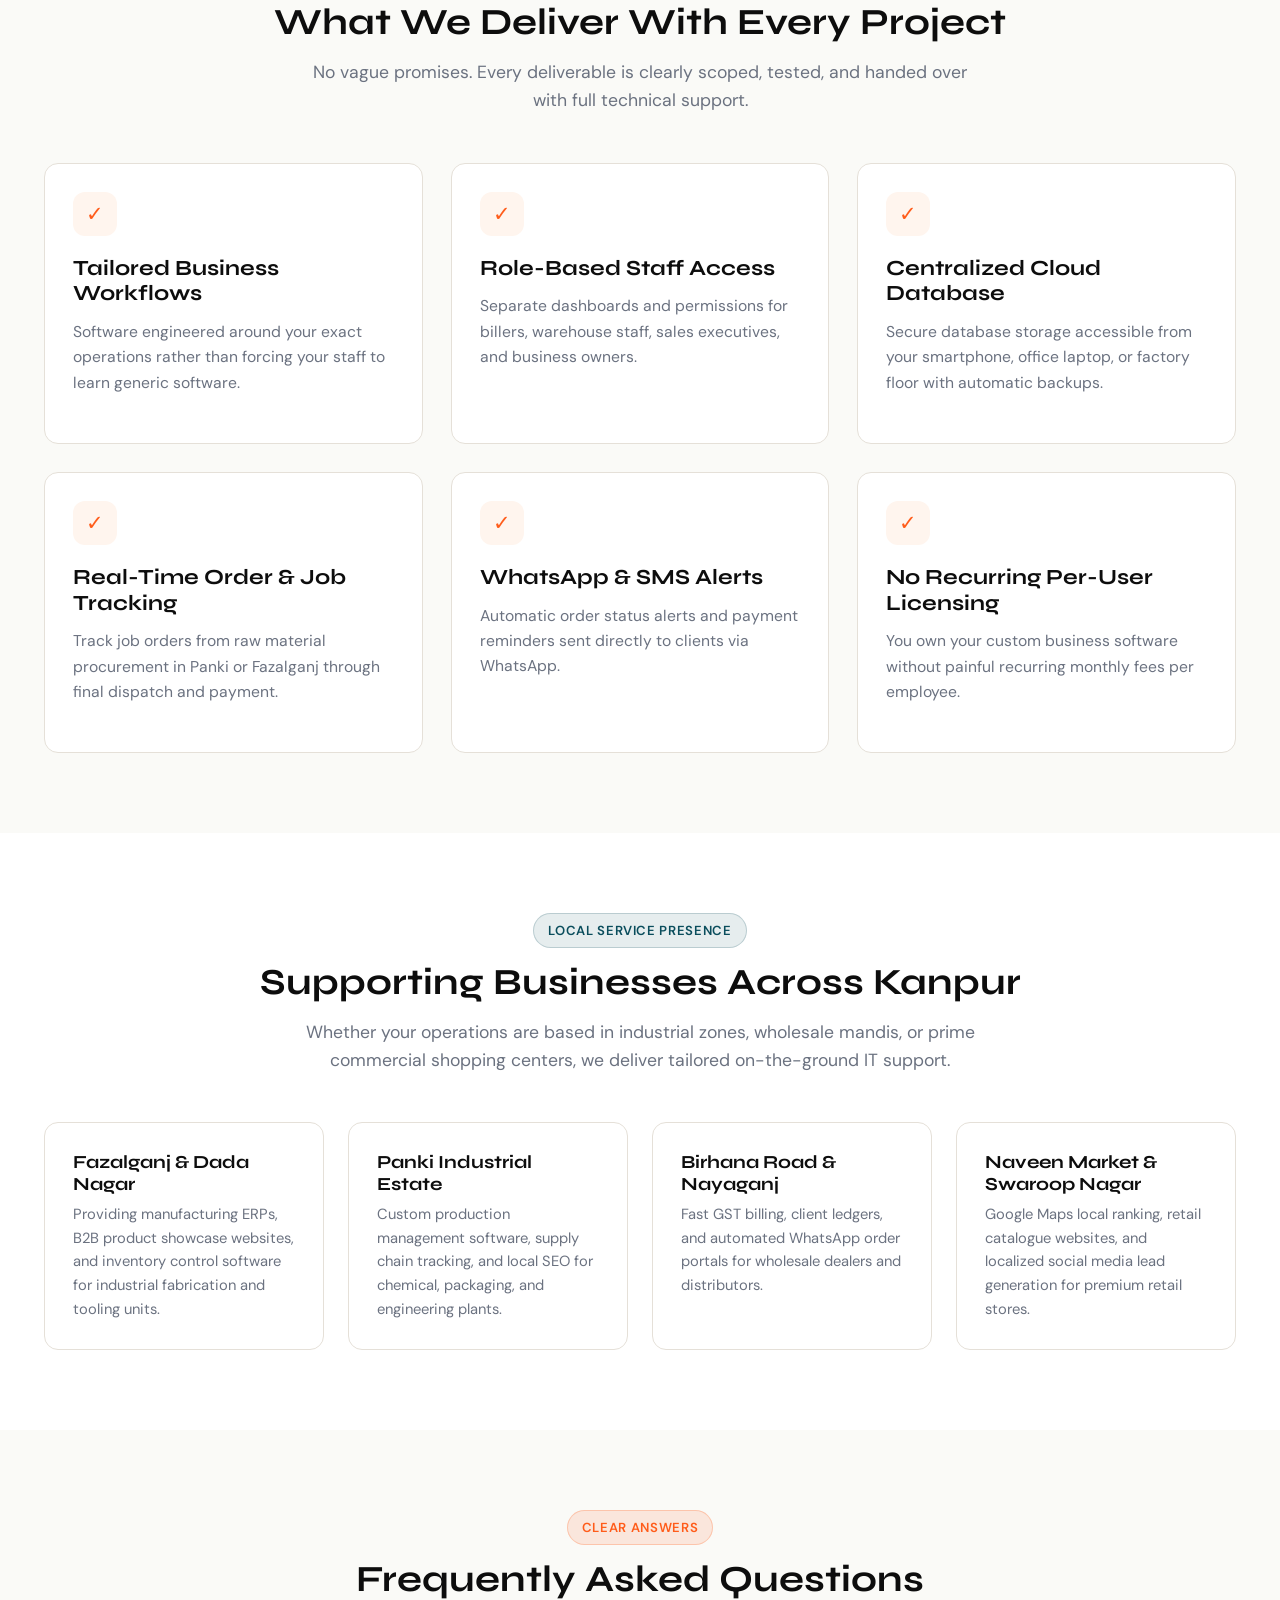
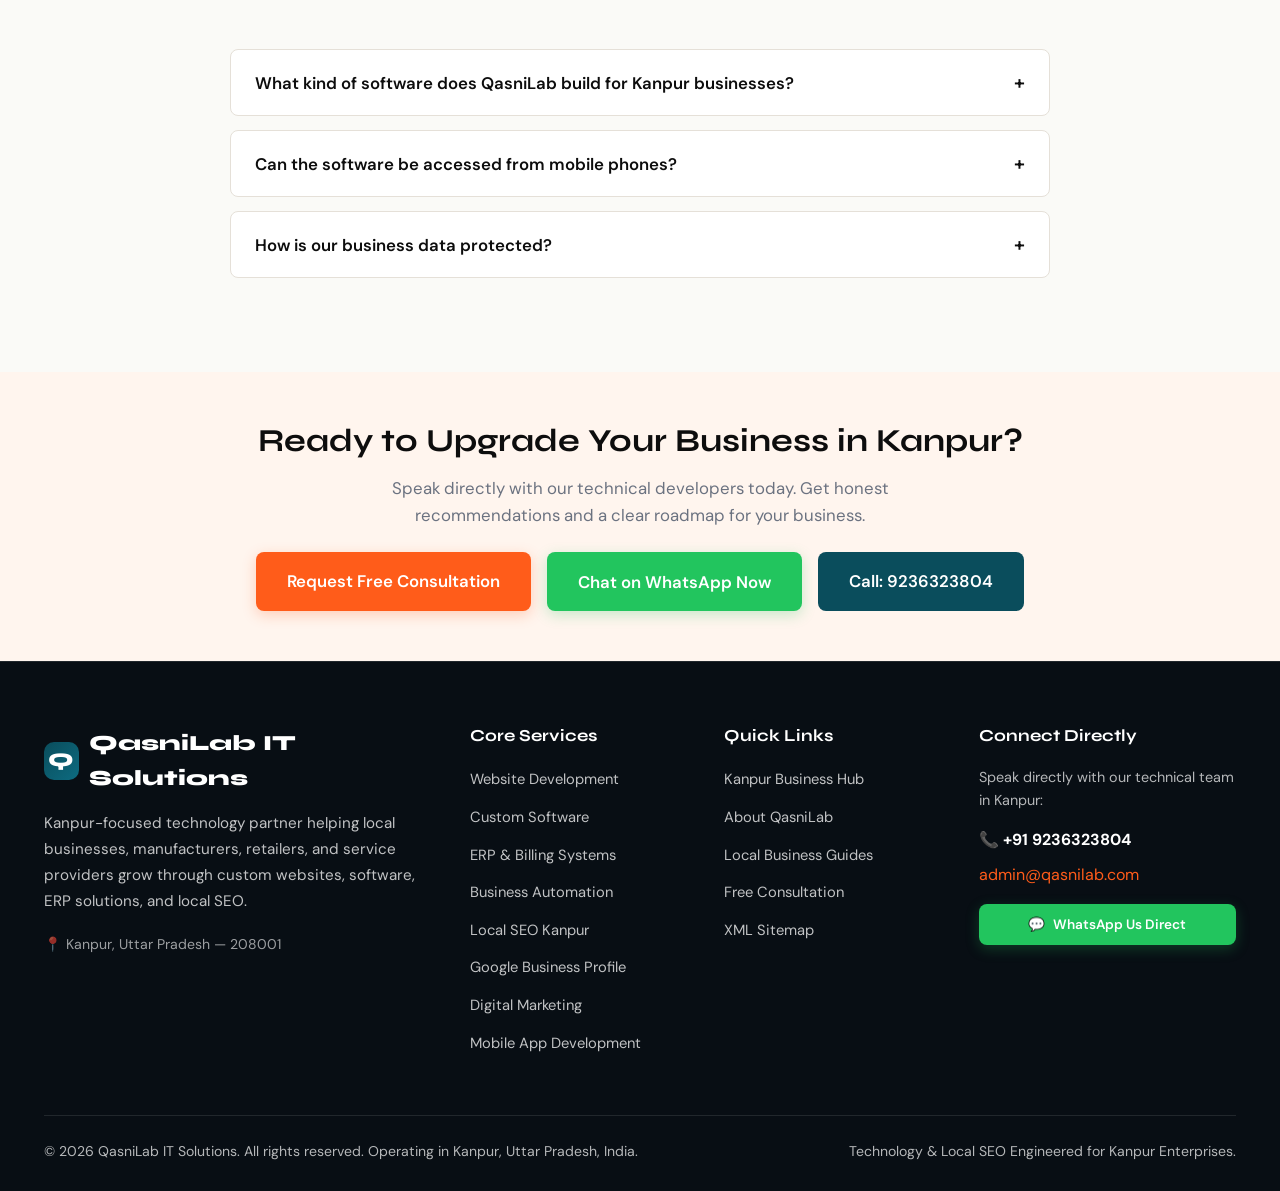
<file: services/software-development/index.html>
<!DOCTYPE html>
<html lang="en-IN">
<head>
  <meta charset="UTF-8">
  <meta name="viewport" content="width=device-width, initial-scale=1.0">
  <title>Custom Software Development in Kanpur | Business Applications & Tools</title>
  <meta name="description" content="Custom software development for Kanpur businesses. We build tailor-made order systems, inventory tools, and management dashboards to streamline operations.">
  <link rel="canonical" href="https://www.qasnilab.online/services/software-development/">
  <meta name="robots" content="index, follow, max-image-preview:large">

  <!-- Open Graph -->
  <meta property="og:locale" content="en_IN">
  <meta property="og:type" content="article">
  <meta property="og:title" content="Custom Software Development in Kanpur | Business Applications & Tools">
  <meta property="og:description" content="Custom software development for Kanpur businesses. We build tailor-made order systems, inventory tools, and management dashboards to streamline operations.">
  <meta property="og:url" content="https://www.qasnilab.online/services/software-development/">
  <meta property="og:site_name" content="QasniLab IT Solutions">

  <!-- Twitter / X -->
  <meta name="twitter:card" content="summary_large_image">
  <meta name="twitter:title" content="Custom Software Development in Kanpur | Business Applications & Tools">
  <meta name="twitter:description" content="Custom software development for Kanpur businesses. We build tailor-made order systems, inventory tools, and management dashboards to streamline operations.">

  <!-- Google Fonts Preconnect -->
  <link rel="preconnect" href="https://fonts.googleapis.com">
  <link rel="preconnect" href="https://fonts.gstatic.com" crossorigin>
  <link href="https://fonts.googleapis.com/css2?family=DM+Sans:ital,opsz,wght@0,9..40,400..700;1,9..40,400..700&family=Syne:wght@600;700;800&display=swap" rel="stylesheet">

  <!-- Stylesheet -->
  
  <style id="main-styles">
/* ==========================================================================
   QASNILAB IT SOLUTIONS — Master Stylesheet
   Designed for High-Converting Local Business Lead Generation (Kanpur, UP)
   ========================================================================== */

:root {
  --ink: #0D0D0D;
  --paper: #FAFAF7;
  --orange: #FF5C1A;
  --orange-light: #FF7A40;
  --teal: #0A4D5C;
  --teal-mid: #0D6B80;
  --cream: #FFF5EE;
  --muted: #6B7280;
  --border: #E5E0D8;
  --white: #FFFFFF;
  --green: #22C55E;
  --green-dark: #16A34A;
  --dark-bg: #080E14;
  --dark-surface: #111A24;
  --dark-border: rgba(255, 255, 255, 0.1);
  --font-display: 'Syne', -apple-system, BlinkMacSystemFont, "Segoe UI", Roboto, sans-serif;
  --font-body: 'DM Sans', -apple-system, BlinkMacSystemFont, "Segoe UI", Roboto, sans-serif;
  --shadow-sm: 0 2px 8px rgba(0,0,0,0.05);
  --shadow-md: 0 8px 24px rgba(0,0,0,0.08);
  --shadow-lg: 0 16px 40px rgba(0,0,0,0.12);
  --radius-sm: 8px;
  --radius-md: 14px;
  --radius-lg: 20px;
}

*, *::before, *::after {
  box-sizing: border-box;
  margin: 0;
  padding: 0;
}

html {
  scroll-behavior: smooth;
  font-size: 16px;
}

body {
  font-family: var(--font-body);
  background: var(--paper);
  color: var(--ink);
  line-height: 1.6;
  -webkit-font-smoothing: antialiased;
  overflow-x: hidden;
  padding-bottom: 70px; /* Space for mobile sticky dock */
}

@media (min-width: 769px) {
  body {
    padding-bottom: 0;
  }
}

a {
  color: inherit;
  text-decoration: none;
}

img {
  max-width: 100%;
  height: auto;
  display: block;
}

/* ==========================================================================
   Typography & Utility Classes
   ========================================================================== */
h1, h2, h3, h4, .font-display {
  font-family: var(--font-display);
  font-weight: 700;
  line-height: 1.2;
}

.container {
  width: 100%;
  max-width: 1240px;
  margin: 0 auto;
  padding: 0 24px;
}

.text-center { text-align: center; }
.text-orange { color: var(--orange); }
.text-teal { color: var(--teal); }
.text-muted { color: var(--muted); }

.badge {
  display: inline-flex;
  align-items: center;
  gap: 6px;
  padding: 6px 14px;
  border-radius: 999px;
  font-size: 0.82rem;
  font-weight: 600;
  text-transform: uppercase;
  letter-spacing: 0.05em;
}

.badge-orange {
  background: rgba(255, 92, 26, 0.12);
  color: var(--orange);
  border: 1px solid rgba(255, 92, 26, 0.25);
}

.badge-teal {
  background: rgba(10, 77, 92, 0.1);
  color: var(--teal);
  border: 1px solid rgba(10, 77, 92, 0.2);
}

.badge-dark {
  background: rgba(255, 255, 255, 0.1);
  color: #fff;
  border: 1px solid var(--dark-border);
}

.section {
  padding: 80px 0;
}

@media (max-width: 768px) {
  .section {
    padding: 50px 0;
  }
}

.section-header {
  margin-bottom: 48px;
}

.section-title {
  font-size: 2.3rem;
  margin-top: 12px;
  color: var(--ink);
}

.section-desc {
  font-size: 1.1rem;
  color: var(--muted);
  max-width: 680px;
  margin: 14px auto 0;
}

/* ==========================================================================
   Buttons
   ========================================================================== */
.btn {
  display: inline-flex;
  align-items: center;
  justify-content: center;
  gap: 8px;
  padding: 13px 24px;
  border-radius: var(--radius-sm);
  font-family: var(--font-body);
  font-size: 0.95rem;
  font-weight: 600;
  cursor: pointer;
  transition: all 0.25s ease;
  border: 1px solid transparent;
  white-space: nowrap;
}

.btn:hover {
  transform: translateY(-2px);
}

.btn-primary {
  background: var(--orange);
  color: #fff;
  box-shadow: 0 4px 14px rgba(255, 92, 26, 0.25);
}
.btn-primary:hover {
  background: var(--orange-light);
  box-shadow: 0 6px 20px rgba(255, 92, 26, 0.35);
}

.btn-whatsapp {
  background: var(--green);
  color: #fff;
  box-shadow: 0 4px 14px rgba(34, 197, 94, 0.25);
}
.btn-whatsapp:hover {
  background: var(--green-dark);
  box-shadow: 0 6px 20px rgba(34, 197, 94, 0.35);
}

.btn-outline {
  background: transparent;
  border-color: var(--border);
  color: var(--ink);
}
.btn-outline:hover {
  background: var(--white);
  border-color: var(--ink);
}

.btn-call {
  background: var(--teal);
  color: #fff;
}
.btn-call:hover {
  background: var(--teal-mid);
}

.btn-sm {
  padding: 9px 18px;
  font-size: 0.85rem;
}

.btn-lg {
  padding: 15px 30px;
  font-size: 1.05rem;
}

/* ==========================================================================
   Navigation
   ========================================================================== */
.site-nav {
  position: sticky;
  top: 0;
  z-index: 1000;
  background: rgba(250, 250, 247, 0.95);
  backdrop-filter: blur(12px);
  border-bottom: 1px solid var(--border);
  transition: all 0.3s ease;
}

.nav-inner {
  display: flex;
  align-items: center;
  justify-content: space-between;
  height: 72px;
}

.brand-logo {
  display: flex;
  align-items: center;
  gap: 10px;
  font-family: var(--font-display);
  font-size: 1.35rem;
  font-weight: 800;
  color: var(--ink);
}

.brand-icon {
  width: 38px;
  height: 38px;
  background: linear-gradient(135deg, var(--teal), var(--teal-mid));
  color: #fff;
  border-radius: 10px;
  display: flex;
  align-items: center;
  justify-content: center;
  font-weight: 800;
  font-size: 1.2rem;
}

.nav-links {
  display: flex;
  align-items: center;
  gap: 24px;
  list-style: none;
}

.nav-links a {
  font-size: 0.95rem;
  font-weight: 500;
  color: var(--ink);
  transition: color 0.2s;
}

.nav-links a:hover, .nav-links a.active {
  color: var(--orange);
}

.nav-cta {
  display: flex;
  align-items: center;
  gap: 12px;
}

.menu-toggle {
  display: none;
  background: none;
  border: none;
  cursor: pointer;
  padding: 8px;
  color: var(--ink);
}

@media (max-width: 992px) {
  .nav-links {
    display: none;
    position: absolute;
    top: 72px;
    left: 0;
    right: 0;
    background: var(--white);
    flex-direction: column;
    padding: 24px;
    border-bottom: 1px solid var(--border);
    box-shadow: var(--shadow-md);
    gap: 16px;
  }
  .nav-links.show {
    display: flex;
  }
  .menu-toggle {
    display: block;
  }
  .nav-cta .btn-consult {
    display: none;
  }
}

/* ==========================================================================
   Hero Section
   ========================================================================== */
.hero {
  padding: 80px 0 60px;
  position: relative;
  overflow: hidden;
}

.hero-grid {
  display: grid;
  grid-template-columns: 1.2fr 0.9fr;
  gap: 48px;
  align-items: center;
}

.hero-content h1 {
  font-size: 3.1rem;
  letter-spacing: -0.02em;
  margin: 18px 0;
  color: var(--ink);
}

.hero-content h1 span {
  color: var(--orange);
}

.hero-content p {
  font-size: 1.2rem;
  color: #4A5568;
  line-height: 1.7;
  margin-bottom: 28px;
}

.hero-actions {
  display: flex;
  flex-wrap: wrap;
  gap: 14px;
  margin-bottom: 36px;
}

.hero-trust-badges {
  display: flex;
  flex-wrap: wrap;
  gap: 20px;
  padding-top: 24px;
  border-top: 1px solid var(--border);
}

.trust-item {
  display: flex;
  align-items: center;
  gap: 8px;
  font-size: 0.9rem;
  color: #4B5563;
  font-weight: 500;
}

.trust-item svg, .trust-item .icon {
  color: var(--green);
}

@media (max-width: 992px) {
  .hero-grid {
    grid-template-columns: 1fr;
    gap: 40px;
  }
  .hero-content h1 {
    font-size: 2.3rem;
  }
  .hero {
    padding: 40px 0;
  }
}

/* ==========================================================================
   Problem & Solution Grid
   ========================================================================== */
.problem-grid {
  display: grid;
  grid-template-columns: repeat(auto-fit, minmax(280px, 1fr));
  gap: 24px;
}

.problem-card {
  background: var(--white);
  border: 1px solid var(--border);
  border-radius: var(--radius-md);
  padding: 28px;
  position: relative;
  transition: transform 0.25s, box-shadow 0.25s;
}

.problem-card:hover {
  transform: translateY(-4px);
  box-shadow: var(--shadow-md);
}

.problem-tag {
  color: #DC2626;
  font-weight: 700;
  font-size: 0.85rem;
  margin-bottom: 8px;
  display: flex;
  align-items: center;
  gap: 6px;
}

.problem-card h3 {
  font-size: 1.25rem;
  margin-bottom: 10px;
}

.solution-box {
  margin-top: 18px;
  padding-top: 14px;
  border-top: 1px dashed var(--border);
  font-size: 0.92rem;
  color: var(--teal);
  font-weight: 500;
}

/* ==========================================================================
   Service Matrix & Cards
   ========================================================================== */
.services-grid {
  display: grid;
  grid-template-columns: repeat(auto-fill, minmax(340px, 1fr));
  gap: 28px;
}

.service-card {
  background: var(--white);
  border: 1px solid var(--border);
  border-radius: var(--radius-md);
  padding: 32px;
  display: flex;
  flex-direction: column;
  transition: all 0.25s ease;
  position: relative;
}

.service-card:hover {
  transform: translateY(-5px);
  box-shadow: var(--shadow-lg);
  border-color: var(--orange);
}

.service-icon-box {
  width: 52px;
  height: 52px;
  border-radius: 12px;
  background: var(--cream);
  color: var(--orange);
  display: flex;
  align-items: center;
  justify-content: center;
  font-size: 1.6rem;
  margin-bottom: 20px;
}

.service-card h3 {
  font-size: 1.35rem;
  margin-bottom: 12px;
}

.service-card p {
  color: var(--muted);
  font-size: 0.98rem;
  line-height: 1.6;
  margin-bottom: 20px;
  flex-grow: 1;
}

.service-features {
  list-style: none;
  margin-bottom: 24px;
}

.service-features li {
  font-size: 0.88rem;
  color: #374151;
  padding: 4px 0;
  display: flex;
  align-items: center;
  gap: 8px;
}

.service-features li::before {
  content: "✓";
  color: var(--teal);
  font-weight: bold;
}

.service-link {
  font-weight: 600;
  font-size: 0.95rem;
  color: var(--orange);
  display: inline-flex;
  align-items: center;
  gap: 6px;
}

.service-link:hover {
  text-decoration: underline;
}

@media (max-width: 480px) {
  .services-grid {
    grid-template-columns: 1fr;
  }
}

/* ==========================================================================
   Why QasniLab & Local Trust
   ========================================================================== */
.why-grid {
  display: grid;
  grid-template-columns: repeat(auto-fit, minmax(260px, 1fr));
  gap: 24px;
}

.why-card {
  background: var(--white);
  border: 1px solid var(--border);
  border-radius: var(--radius-md);
  padding: 28px;
}

.why-card .num {
  font-family: var(--font-display);
  font-size: 2.2rem;
  font-weight: 800;
  color: var(--teal);
  margin-bottom: 12px;
}

.why-card h4 {
  font-size: 1.15rem;
  margin-bottom: 8px;
}

.why-card p {
  font-size: 0.92rem;
  color: var(--muted);
}

/* ==========================================================================
   Lead Capture Form Component
   ========================================================================== */
.lead-form-card {
  background: var(--white);
  border: 1.5px solid var(--border);
  border-radius: var(--radius-lg);
  padding: 36px;
  box-shadow: var(--shadow-md);
}

.lead-form-card.dark {
  background: var(--dark-surface);
  border-color: var(--dark-border);
  color: #fff;
}

.lead-form-title {
  font-size: 1.4rem;
  margin-bottom: 8px;
}

.lead-form-subtitle {
  color: var(--muted);
  font-size: 0.92rem;
  margin-bottom: 24px;
}

.form-group {
  margin-bottom: 18px;
}

.form-group label {
  display: block;
  font-size: 0.88rem;
  font-weight: 600;
  margin-bottom: 6px;
  color: #374151;
}

.lead-form-card.dark .form-group label {
  color: #E2E8F0;
}

.form-control {
  width: 100%;
  padding: 12px 14px;
  border: 1.5px solid var(--border);
  border-radius: var(--radius-sm);
  font-family: var(--font-body);
  font-size: 0.95rem;
  color: var(--ink);
  background: var(--paper);
  outline: none;
  transition: border-color 0.2s, box-shadow 0.2s;
}

.form-control:focus {
  border-color: var(--teal);
  box-shadow: 0 0 0 3px rgba(10, 77, 92, 0.12);
  background: #fff;
}

.form-row {
  display: grid;
  grid-template-columns: 1fr 1fr;
  gap: 16px;
}

@media (max-width: 600px) {
  .form-row {
    grid-template-columns: 1fr;
  }
}

textarea.form-control {
  min-height: 90px;
  resize: vertical;
}

.form-feedback {
  display: none;
  padding: 14px;
  border-radius: var(--radius-sm);
  margin-bottom: 18px;
  font-size: 0.92rem;
}

.form-feedback.success {
  display: block;
  background: #DCFCE7;
  color: #166534;
  border: 1px solid #86EFAC;
}

.form-feedback.error {
  display: block;
  background: #FEE2E2;
  color: #991B1B;
  border: 1px solid #FCA5A5;
}

/* ==========================================================================
   FAQ Accordion
   ========================================================================== */
.faq-list {
  max-width: 820px;
  margin: 0 auto;
}

.faq-item {
  background: var(--white);
  border: 1px solid var(--border);
  border-radius: var(--radius-sm);
  margin-bottom: 14px;
  overflow: hidden;
  transition: all 0.2s;
}

.faq-question {
  width: 100%;
  text-align: left;
  background: none;
  border: none;
  padding: 20px 24px;
  font-family: var(--font-body);
  font-size: 1.05rem;
  font-weight: 600;
  color: var(--ink);
  cursor: pointer;
  display: flex;
  justify-content: space-between;
  align-items: center;
  gap: 16px;
}

.faq-icon {
  font-size: 1.2rem;
  transition: transform 0.25s ease;
}

.faq-item.active .faq-icon {
  transform: rotate(45deg);
}

.faq-answer {
  display: none;
  padding: 0 24px 22px;
  color: #4B5563;
  font-size: 0.98rem;
  line-height: 1.7;
}

.faq-item.active .faq-answer {
  display: block;
}

/* ==========================================================================
   Local Kanpur Hub & Areas
   ========================================================================== */
.areas-pills {
  display: flex;
  flex-wrap: wrap;
  gap: 10px;
  justify-content: center;
  margin-top: 24px;
}

.area-pill {
  padding: 8px 16px;
  background: var(--white);
  border: 1px solid var(--border);
  border-radius: 999px;
  font-size: 0.88rem;
  font-weight: 500;
  color: #374151;
}

/* ==========================================================================
   Consultation Modal (10s Exit/Dwell Intent)
   ========================================================================== */
.consult-modal-backdrop {
  display: none;
  position: fixed;
  inset: 0;
  background: rgba(8, 14, 20, 0.75);
  backdrop-filter: blur(4px);
  z-index: 2000;
  align-items: center;
  justify-content: center;
  padding: 20px;
}

.consult-modal-backdrop.show {
  display: flex;
  animation: fadeIn 0.3s ease;
}

.consult-modal {
  background: var(--white);
  border-radius: var(--radius-lg);
  max-width: 520px;
  width: 100%;
  padding: 36px;
  position: relative;
  box-shadow: 0 24px 60px rgba(0,0,0,0.3);
}

.consult-modal-close {
  position: absolute;
  top: 18px;
  right: 18px;
  background: #F3F4F6;
  border: none;
  width: 34px;
  height: 34px;
  border-radius: 50%;
  cursor: pointer;
  display: flex;
  align-items: center;
  justify-content: center;
  font-size: 1.2rem;
  color: #4B5563;
}

/* ==========================================================================
   Mobile Sticky Action Dock & Floating Button
   ========================================================================== */
.mobile-action-dock {
  display: none;
}

@media (max-width: 768px) {
  .mobile-action-dock {
    display: grid;
    grid-template-columns: 1fr 1fr;
    position: fixed;
    bottom: 0;
    left: 0;
    right: 0;
    background: #fff;
    border-top: 1px solid var(--border);
    z-index: 999;
    box-shadow: 0 -4px 16px rgba(0,0,0,0.08);
  }
  .dock-btn {
    display: flex;
    align-items: center;
    justify-content: center;
    gap: 8px;
    padding: 14px 10px;
    font-weight: 700;
    font-size: 0.95rem;
    text-align: center;
  }
  .dock-btn.whatsapp {
    background: var(--green);
    color: #fff;
  }
  .dock-btn.call {
    background: var(--teal);
    color: #fff;
  }
}

.floating-whatsapp {
  position: fixed;
  bottom: 24px;
  right: 24px;
  z-index: 900;
  width: 58px;
  height: 58px;
  border-radius: 50%;
  background: var(--green);
  color: #fff;
  display: flex;
  align-items: center;
  justify-content: center;
  font-size: 30px;
  box-shadow: 0 6px 20px rgba(34, 197, 94, 0.4);
  transition: transform 0.25s ease;
}

.floating-whatsapp:hover {
  transform: scale(1.1);
}

@media (max-width: 768px) {
  .floating-whatsapp {
    display: none; /* Replaced by bottom sticky dock */
  }
}

/* ==========================================================================
   Footer
   ========================================================================== */
.site-footer {
  background: var(--dark-bg);
  color: rgba(255,255,255,0.7);
  padding: 64px 0 28px;
  border-top: 1px solid var(--dark-border);
}

.footer-grid {
  display: grid;
  grid-template-columns: 1.8fr 1fr 1fr 1.2fr;
  gap: 40px;
  margin-bottom: 48px;
}

.footer-col h4 {
  color: #fff;
  font-size: 1.05rem;
  margin-bottom: 20px;
}

.footer-links {
  list-style: none;
}

.footer-links li {
  margin-bottom: 12px;
}

.footer-links a {
  color: rgba(255,255,255,0.75);
  font-size: 0.92rem;
  transition: color 0.2s;
}

.footer-links a:hover {
  color: #fff;
}

.footer-bottom {
  border-top: 1px solid var(--dark-border);
  padding-top: 24px;
  display: flex;
  justify-content: space-between;
  align-items: center;
  font-size: 0.88rem;
}

@media (max-width: 900px) {
  .footer-grid {
    grid-template-columns: 1fr 1fr;
  }
}
@media (max-width: 600px) {
  .footer-grid {
    grid-template-columns: 1fr;
  }
  .footer-bottom {
    flex-direction: column;
    gap: 12px;
    text-align: center;
  }
}

@keyframes fadeIn {
  from { opacity: 0; transform: translateY(10px); }
  to { opacity: 1; transform: translateY(0); }
}

  </style>
<link rel="stylesheet" href="../../assets/css/style.css">

  <!-- Schema.org JSON-LD -->
  <script type="application/ld+json">
  {
  "@context": "https://schema.org",
  "@graph": [
    {
      "@type": "Service",
      "@id": "https://www.qasnilab.online/services/software-development/#service",
      "name": "Custom Software Development in Kanpur",
      "description": "Custom software development for Kanpur businesses. We build tailor-made order systems, inventory tools, and management dashboards to streamline operations.",
      "provider": {
        "@type": "LocalBusiness",
        "name": "QasniLab IT Solutions",
        "url": "https://www.qasnilab.online/",
        "telephone": "+91 9236323804",
        "address": {
          "@type": "PostalAddress",
          "addressLocality": "Kanpur",
          "addressRegion": "Uttar Pradesh",
          "postalCode": "208001",
          "addressCountry": "IN"
        }
      },
      "areaServed": {
        "@type": "City",
        "name": "Kanpur"
      }
    },
    {
      "@type": "BreadcrumbList",
      "@id": "https://www.qasnilab.online/services/software-development/#breadcrumbs",
      "itemListElement": [
        {
          "@type": "ListItem",
          "position": 1,
          "name": "Home",
          "item": "https://www.qasnilab.online/"
        },
        {
          "@type": "ListItem",
          "position": 2,
          "name": "Services",
          "item": "https://www.qasnilab.online/#services"
        },
        {
          "@type": "ListItem",
          "position": 3,
          "name": "Custom Software Development in Kanpur",
          "item": "https://www.qasnilab.online/services/software-development/"
        }
      ]
    },
    {
      "@type": "FAQPage",
      "@id": "https://www.qasnilab.online/services/software-development/#faq",
      "mainEntity": [
        {
          "@type": "Question",
          "name": "What kind of software does QasniLab build for Kanpur businesses?",
          "acceptedAnswer": {
            "@type": "Answer",
            "text": "We build custom inventory management tools, dispatch and order tracking portals, production management tools for factories, dealer distribution portals, and billing systems."
          }
        },
        {
          "@type": "Question",
          "name": "Can the software be accessed from mobile phones?",
          "acceptedAnswer": {
            "@type": "Answer",
            "text": "Yes. All our business software is built with responsive web architecture, allowing owners and managers to check reports securely from any smartphone or tablet."
          }
        },
        {
          "@type": "Question",
          "name": "How is our business data protected?",
          "acceptedAnswer": {
            "@type": "Answer",
            "text": "We use encrypted database connections, daily automated cloud backups, and role-based access control so sensitive figures are visible only to authorized users."
          }
        }
      ]
    }
  ]
}
  </script>
  <link rel="icon" type="image/svg+xml" href="../../favicon.svg">
  <link rel="alternate icon" type="image/x-icon" href="../../favicon.ico">
</head>
<body>

  
  <!-- Site Navigation -->
  <header class="site-nav">
    <div class="container nav-inner">
      <a href="../../index.html" class="brand-logo" aria-label="QasniLab Home">
        <div class="brand-icon">Q</div>
        <span>QasniLab</span>
      </a>
      <nav aria-label="Primary Navigation">
        <ul class="nav-links">
          <li><a href="../../index.html#services">Services</a></li>
          <li><a href="../../kanpur/index.html">Kanpur Solutions</a></li>
          <li><a href="../../about/index.html">Why Us</a></li>
          <li><a href="../../blog/index.html">Blog & Guides</a></li>
          <li><a href="../../contact/index.html">Contact</a></li>
        </ul>
      </nav>
      <div class="nav-cta">
        <a href="tel:+919236323804" class="btn btn-outline btn-sm" aria-label="Call QasniLab">
          <span>📞</span> Call: 9236323804
        </a>
        <a href="https://wa.me/919236323804?text=Hello%20QasniLab%2C%20I%20need%20a%20consultation%20for%20my%20business%20in%20Kanpur." target="_blank" rel="noopener noreferrer" class="btn btn-whatsapp btn-sm btn-consult" aria-label="Chat on WhatsApp">
          <span>💬</span> WhatsApp
        </a>
        <button class="menu-toggle" aria-label="Toggle navigation menu" aria-expanded="false">
          <svg width="24" height="24" viewBox="0 0 24 24" fill="none" stroke="currentColor" stroke-width="2" stroke-linecap="round" stroke-linejoin="round"><line x1="3" y1="12" x2="21" y2="12"></line><line x1="3" y1="6" x2="21" y2="6"></line><line x1="3" y1="18" x2="21" y2="18"></line></svg>
        </button>
      </div>
    </div>
  </header>

  <main id="main-content">
    <!-- Breadcrumbs -->
    <div style="background:var(--white); border-bottom:1px solid var(--border); padding:12px 0;">
      <div class="container">
        <nav aria-label="Breadcrumbs" style="font-size:0.88rem; color:var(--muted);">
          <a href="../../index.html" style="color:var(--ink);">Home</a> &nbsp;/&nbsp;
          <a href="../../index.html#services" style="color:var(--ink);">Services</a> &nbsp;/&nbsp;
          <span style="color:var(--orange); font-weight:600;">Custom Software Development in Kanpur</span>
        </nav>
      </div>
    </div>

    <!-- Above-The-Fold Hero Section -->
    <section class="hero" style="padding:60px 0 40px;">
      <div class="container">
        <div class="hero-grid">
          <div class="hero-content">
            <span class="badge badge-orange">Kanpur Custom Software Engineering</span>
            <h1 style="font-size:2.8rem; margin:16px 0 18px; line-height:1.2;">Custom Software Development in Kanpur</h1>
            <p style="font-size:1.15rem; color:#4A5568; margin-bottom:28px;">
              Replace messy spreadsheets and manual paper registers with tailor-made internal software designed specifically for your Kanpur business workflows.
            </p>
            <div class="hero-actions">
              <a href="#service-lead-form" class="btn btn-primary btn-lg">
                <span>⚡</span> Get Free Consultation
              </a>
              <button onclick="openServiceWhatsApp('software')" class="btn btn-whatsapp btn-lg">
                <span>💬</span> Chat on WhatsApp
              </button>
              <a href="tel:+919236323804" class="btn btn-call btn-lg">
                <span>📞</span> Call: 9236323804
              </a>
            </div>
            <div class="hero-trust-badges">
              <div class="trust-item"><span class="icon">✓</span> Kanpur Focused</div>
              <div class="trust-item"><span class="icon">✓</span> Fixed Honest Pricing</div>
              <div class="trust-item"><span class="icon">✓</span> Direct Developer Support</div>
            </div>
          </div>

          <div class="hero-form-box" id="service-lead-form">
            
  <div class="lead-form-card" id="lead-form-section">
    <h3 class="lead-form-title">Enquire About Custom Software Development in Kanpur</h3>
    <p class="lead-form-subtitle">Discuss your technical requirements with our Kanpur engineering team. Fast response.</p>

    <div class="form-feedback" role="alert"></div>

    <form class="lead-capture-form" novalidate>
      <!-- Bot honeypot -->
      <input type="text" name="b_company_field" style="display:none;" tabindex="-1" autocomplete="off">

      <div class="form-row">
        <div class="form-group">
          <label for="fullName">Your Name <span style="color:#DC2626;">*</span></label>
          <input type="text" id="fullName" name="full_name" class="form-control" placeholder="e.g. Rahul Gupta" required>
        </div>
        <div class="form-group">
          <label for="phone">Phone / WhatsApp Number <span style="color:#DC2626;">*</span></label>
          <input type="tel" id="phone" name="phone" class="form-control" placeholder="e.g. 9839000000" required>
        </div>
      </div>

      <div class="form-row">
        <div class="form-group">
          <label for="bizName">Business / Shop / Factory Name</label>
          <input type="text" id="bizName" name="business_name" class="form-control" placeholder="e.g. Gupta Enterprises, Fazalganj">
        </div>
        <div class="form-group">
          <label for="serviceReq">Service Required <span style="color:#DC2626;">*</span></label>
          <select id="serviceReq" name="service_required" class="form-control" required>
            <option value="">— Select Required Service —</option>
            <option value="Website Development" >Website Development (Business / Catalogue / E-commerce)</option><option value="Custom Software" selected>Custom Software Development</option><option value="ERP & Billing Software" >ERP / Billing & Inventory Software</option><option value="Business Automation" >Business Process & WhatsApp Automation</option><option value="Local SEO Kanpur" >Local SEO & Google Search Visibility</option><option value="Google Business Profile" >Google Business Profile (Maps) Optimization</option><option value="Digital Marketing" >Digital Marketing & Ads Management</option><option value="Mobile App Development" >Mobile App Development (Android / iOS)</option><option value="General Consultation" >Other / Not Sure (Need Technical Suggestion)</option>
          </select>
        </div>
      </div>

      <div class="form-group">
        <label for="message">Specific Requirement or Current Problem (Optional)</label>
        <textarea id="message" name="message" class="form-control" placeholder="Briefly describe what your business does or what problem you want to solve..."></textarea>
      </div>

      <button type="submit" class="btn btn-primary btn-lg" style="width:100%;">
        <span>🚀</span> Submit & Connect on WhatsApp →
      </button>
      <p style="font-size:0.82rem; color:var(--muted); text-align:center; margin-top:10px;">
        🔒 Your phone number is strictly kept private and only used for your consultation.
      </p>
    </form>
  </div>
          </div>
        </div>
      </div>
    </section>

    <!-- Specific Problems Solved Section -->
    <section class="section" style="background:var(--white);" aria-label="Problems We Solve">
      <div class="container">
        <div class="section-header text-center">
          <span class="badge badge-teal">Practical Kanpur Business Solutions</span>
          <h2 class="section-title">Common Challenges We Eliminate</h2>
          <p class="section-desc">
            We focus on solving the specific operational and marketing friction that costs Kanpur businesses time and money.
          </p>
        </div>

        <div class="problem-grid">
          
          <div class="problem-card">
            <div class="problem-tag">Challenge 1</div>
            <h3>Fragmented Spreadsheets & Registers</h3>
            <p style="color:var(--muted); font-size:0.95rem; line-height:1.6;">Different staff members maintaining separate Excel sheets or paper registers leads to lost data and double entries.</p>
          </div>
          <div class="problem-card">
            <div class="problem-tag">Challenge 2</div>
            <h3>Lack of Real-Time Visibility</h3>
            <p style="color:var(--muted); font-size:0.95rem; line-height:1.6;">Owners cannot see live inventory levels, pending orders, or outstanding customer balances without manual calls.</p>
          </div>
          <div class="problem-card">
            <div class="problem-tag">Challenge 3</div>
            <h3>Rigid Generic Software</h3>
            <p style="color:var(--muted); font-size:0.95rem; line-height:1.6;">Commercial off-the-shelf software doesn't fit your specific local trading or manufacturing workflow in Kanpur.</p>
          </div>
        </div>
      </div>
    </section>

    <!-- Core Features & Deliverables Section -->
    <section class="section" aria-label="Deliverables">
      <div class="container">
        <div class="section-header text-center">
          <span class="badge badge-orange">Key Deliverables</span>
          <h2 class="section-title">What We Deliver With Every Project</h2>
          <p class="section-desc">
            No vague promises. Every deliverable is clearly scoped, tested, and handed over with full technical support.
          </p>
        </div>

        <div class="services-grid">
          
          <div class="service-card" style="padding:28px;">
            <div class="service-icon-box" style="width:44px; height:44px; font-size:1.3rem;">✓</div>
            <h3>Tailored Business Workflows</h3>
            <p>Software engineered around your exact operations rather than forcing your staff to learn generic software.</p>
          </div>
          <div class="service-card" style="padding:28px;">
            <div class="service-icon-box" style="width:44px; height:44px; font-size:1.3rem;">✓</div>
            <h3>Role-Based Staff Access</h3>
            <p>Separate dashboards and permissions for billers, warehouse staff, sales executives, and business owners.</p>
          </div>
          <div class="service-card" style="padding:28px;">
            <div class="service-icon-box" style="width:44px; height:44px; font-size:1.3rem;">✓</div>
            <h3>Centralized Cloud Database</h3>
            <p>Secure database storage accessible from your smartphone, office laptop, or factory floor with automatic backups.</p>
          </div>
          <div class="service-card" style="padding:28px;">
            <div class="service-icon-box" style="width:44px; height:44px; font-size:1.3rem;">✓</div>
            <h3>Real-Time Order & Job Tracking</h3>
            <p>Track job orders from raw material procurement in Panki or Fazalganj through final dispatch and payment.</p>
          </div>
          <div class="service-card" style="padding:28px;">
            <div class="service-icon-box" style="width:44px; height:44px; font-size:1.3rem;">✓</div>
            <h3>WhatsApp & SMS Alerts</h3>
            <p>Automatic order status alerts and payment reminders sent directly to clients via WhatsApp.</p>
          </div>
          <div class="service-card" style="padding:28px;">
            <div class="service-icon-box" style="width:44px; height:44px; font-size:1.3rem;">✓</div>
            <h3>No Recurring Per-User Licensing</h3>
            <p>You own your custom business software without painful recurring monthly fees per employee.</p>
          </div>
        </div>
      </div>
    </section>

    <!-- Local Kanpur Commercial Hubs Section -->
    <section class="section" style="background:var(--white);" aria-label="Kanpur Local Coverage">
      <div class="container">
        <div class="section-header text-center">
          <span class="badge badge-teal">Local Service Presence</span>
          <h2 class="section-title">Supporting Businesses Across Kanpur</h2>
          <p class="section-desc">
            Whether your operations are based in industrial zones, wholesale mandis, or prime commercial shopping centers, we deliver tailored on-the-ground IT support.
          </p>
        </div>

        <div class="why-grid">
          <div class="why-card">
            <h4>Fazalganj & Dada Nagar</h4>
            <p>Providing manufacturing ERPs, B2B product showcase websites, and inventory control software for industrial fabrication and tooling units.</p>
          </div>
          <div class="why-card">
            <h4>Panki Industrial Estate</h4>
            <p>Custom production management software, supply chain tracking, and local SEO for chemical, packaging, and engineering plants.</p>
          </div>
          <div class="why-card">
            <h4>Birhana Road & Nayaganj</h4>
            <p>Fast GST billing, client ledgers, and automated WhatsApp order portals for wholesale dealers and distributors.</p>
          </div>
          <div class="why-card">
            <h4>Naveen Market & Swaroop Nagar</h4>
            <p>Google Maps local ranking, retail catalogue websites, and localized social media lead generation for premium retail stores.</p>
          </div>
        </div>
      </div>
    </section>

    <!-- FAQ Section -->
    <section class="section" aria-label="Frequently Asked Questions">
      <div class="container">
        <div class="section-header text-center">
          <span class="badge badge-orange">Clear Answers</span>
          <h2 class="section-title">Frequently Asked Questions</h2>
        </div>

        <div class="faq-list">
          
          <div class="faq-item">
            <button class="faq-question" aria-expanded="false">
              <span>What kind of software does QasniLab build for Kanpur businesses?</span>
              <span class="faq-icon">+</span>
            </button>
            <div class="faq-answer">
              We build custom inventory management tools, dispatch and order tracking portals, production management tools for factories, dealer distribution portals, and billing systems.
            </div>
          </div>
          <div class="faq-item">
            <button class="faq-question" aria-expanded="false">
              <span>Can the software be accessed from mobile phones?</span>
              <span class="faq-icon">+</span>
            </button>
            <div class="faq-answer">
              Yes. All our business software is built with responsive web architecture, allowing owners and managers to check reports securely from any smartphone or tablet.
            </div>
          </div>
          <div class="faq-item">
            <button class="faq-question" aria-expanded="false">
              <span>How is our business data protected?</span>
              <span class="faq-icon">+</span>
            </button>
            <div class="faq-answer">
              We use encrypted database connections, daily automated cloud backups, and role-based access control so sensitive figures are visible only to authorized users.
            </div>
          </div>
        </div>
      </div>
    </section>

    <!-- Bottom CTA Banner -->
    <section class="section" style="background:var(--cream); padding:50px 0;" aria-label="Quick Action">
      <div class="container text-center">
        <h2 style="font-size:2rem; margin-bottom:14px;">Ready to Upgrade Your Business in Kanpur?</h2>
        <p style="color:var(--muted); font-size:1.05rem; margin-bottom:24px; max-width:600px; margin-left:auto; margin-right:auto;">
          Speak directly with our technical developers today. Get honest recommendations and a clear roadmap for your business.
        </p>
        <div style="display:flex; justify-content:center; gap:16px; flex-wrap:wrap;">
          <a href="#service-lead-form" class="btn btn-primary btn-lg">Request Free Consultation</a>
          <button onclick="openServiceWhatsApp('software')" class="btn btn-whatsapp btn-lg">Chat on WhatsApp Now</button>
          <a href="tel:+919236323804" class="btn btn-call btn-lg">Call: 9236323804</a>
        </div>
      </div>
    </section>
  </main>

  
  <!-- Site Footer -->
  <footer class="site-footer">
    <div class="container">
      <div class="footer-grid">
        <div class="footer-col">
          <div class="brand-logo" style="color:#fff; margin-bottom:16px;">
            <div class="brand-icon">Q</div>
            <span>QasniLab IT Solutions</span>
          </div>
          <p style="font-size:0.95rem; line-height:1.7; margin-bottom:18px; color:rgba(255,255,255,0.75);">
            Kanpur-focused technology partner helping local businesses, manufacturers, retailers, and service providers grow through custom websites, software, ERP solutions, and local SEO.
          </p>
          <p style="font-size:0.88rem; color:rgba(255,255,255,0.6);">
            📍 Kanpur, Uttar Pradesh — 208001
          </p>
        </div>

        <div class="footer-col">
          <h4>Core Services</h4>
          <ul class="footer-links">
            <li><a href="../../services/website-development/index.html">Website Development</a></li>
            <li><a href="../../services/software-development/index.html">Custom Software</a></li>
            <li><a href="../../services/erp-software/index.html">ERP & Billing Systems</a></li>
            <li><a href="../../services/business-automation/index.html">Business Automation</a></li>
            <li><a href="../../services/local-seo/index.html">Local SEO Kanpur</a></li>
            <li><a href="../../services/google-business-profile/index.html">Google Business Profile</a></li>
            <li><a href="../../services/digital-marketing/index.html">Digital Marketing</a></li>
            <li><a href="../../services/mobile-app-development/index.html">Mobile App Development</a></li>
          </ul>
        </div>

        <div class="footer-col">
          <h4>Quick Links</h4>
          <ul class="footer-links">
            <li><a href="../../kanpur/index.html">Kanpur Business Hub</a></li>
            <li><a href="../../about/index.html">About QasniLab</a></li>
            <li><a href="../../blog/index.html">Local Business Guides</a></li>
            <li><a href="../../contact/index.html">Free Consultation</a></li>
            <li><a href="../../sitemap.xml">XML Sitemap</a></li>
          </ul>
        </div>

        <div class="footer-col">
          <h4>Connect Directly</h4>
          <p style="font-size:0.9rem; margin-bottom:14px;">Speak directly with our technical team in Kanpur:</p>
          <p style="margin-bottom:10px;">
            <a href="tel:+919236323804" style="color:#fff; font-weight:700;">📞 +91 9236323804</a>
          </p>
          <p style="margin-bottom:16px;">
            <a href="mailto:admin@qasnilab.com" style="color:var(--orange);">admin@qasnilab.com</a>
          </p>
          <a href="https://wa.me/919236323804?text=Hello%20QasniLab%2C%20I%20want%20to%20discuss%20a%20project%20for%20my%20Kanpur%20business." target="_blank" rel="noopener noreferrer" class="btn btn-whatsapp btn-sm" style="width:100%;">
            <span>💬</span> WhatsApp Us Direct
          </a>
        </div>
      </div>

      <div class="footer-bottom">
        <p>&copy; 2026 QasniLab IT Solutions. All rights reserved. Operating in Kanpur, Uttar Pradesh, India.</p>
        <p>Technology & Local SEO Engineered for Kanpur Enterprises.</p>
      </div>
    </div>
  </footer>

  <!-- Mobile Sticky Dock -->
  <div class="mobile-action-dock" aria-label="Mobile quick actions">
    <a href="tel:+919236323804" class="dock-btn call">
      <span>📞</span> Call Now
    </a>
    <a href="https://wa.me/919236323804?text=Hello%20QasniLab%2C%20I%20am%20interested%20in%20IT%20solutions%20for%20my%20Kanpur%20business." target="_blank" rel="noopener noreferrer" class="dock-btn whatsapp">
      <span>💬</span> WhatsApp
    </a>
  </div>

  <!-- Floating WhatsApp Desktop -->
  <a href="https://wa.me/919236323804?text=Hello%20QasniLab%2C%20I%20am%20interested%20in%20IT%20solutions%20for%20my%20Kanpur%20business." target="_blank" rel="noopener noreferrer" class="floating-whatsapp" aria-label="Chat with QasniLab on WhatsApp">
    💬
  </a>

  <!-- 10-Second Exit / Dwell Consultation Modal -->
  <div id="consultModalBackdrop" class="consult-modal-backdrop" role="dialog" aria-modal="true" aria-labelledby="modalTitle">
    <div class="consult-modal">
      <button class="consult-modal-close" aria-label="Close consultation modal">&times;</button>
      <div class="badge badge-orange" style="margin-bottom:12px;">Kanpur Local Business Consultation</div>
      <h3 id="modalTitle" style="font-size:1.45rem; margin-bottom:10px;">Need a Website, ERP or More Google Leads?</h3>
      <p style="color:var(--muted); font-size:0.95rem; margin-bottom:20px; line-height:1.6;">
        Talk directly to our Kanpur team. We provide transparent advice on what digital solutions or software will actually help your business grow.
      </p>
      <div style="display:flex; flex-direction:column; gap:10px;">
        <a href="https://wa.me/919236323804?text=Hello%20QasniLab%2C%20I%20would%20like%20to%20claim%20my%20free%20business%20consultation." target="_blank" rel="noopener noreferrer" class="btn btn-whatsapp btn-lg" style="width:100%;">
          <span>💬</span> Chat on WhatsApp (Fastest)
        </a>
        <a href="tel:+919236323804" class="btn btn-outline btn-lg" style="width:100%;">
          <span>📞</span> Call Directly: 9236323804
        </a>
      </div>
    </div>
  </div>

  <!-- Core JavaScript -->
  <script src="../../assets/js/main.js" defer></script>
</body>
</html>
</file>
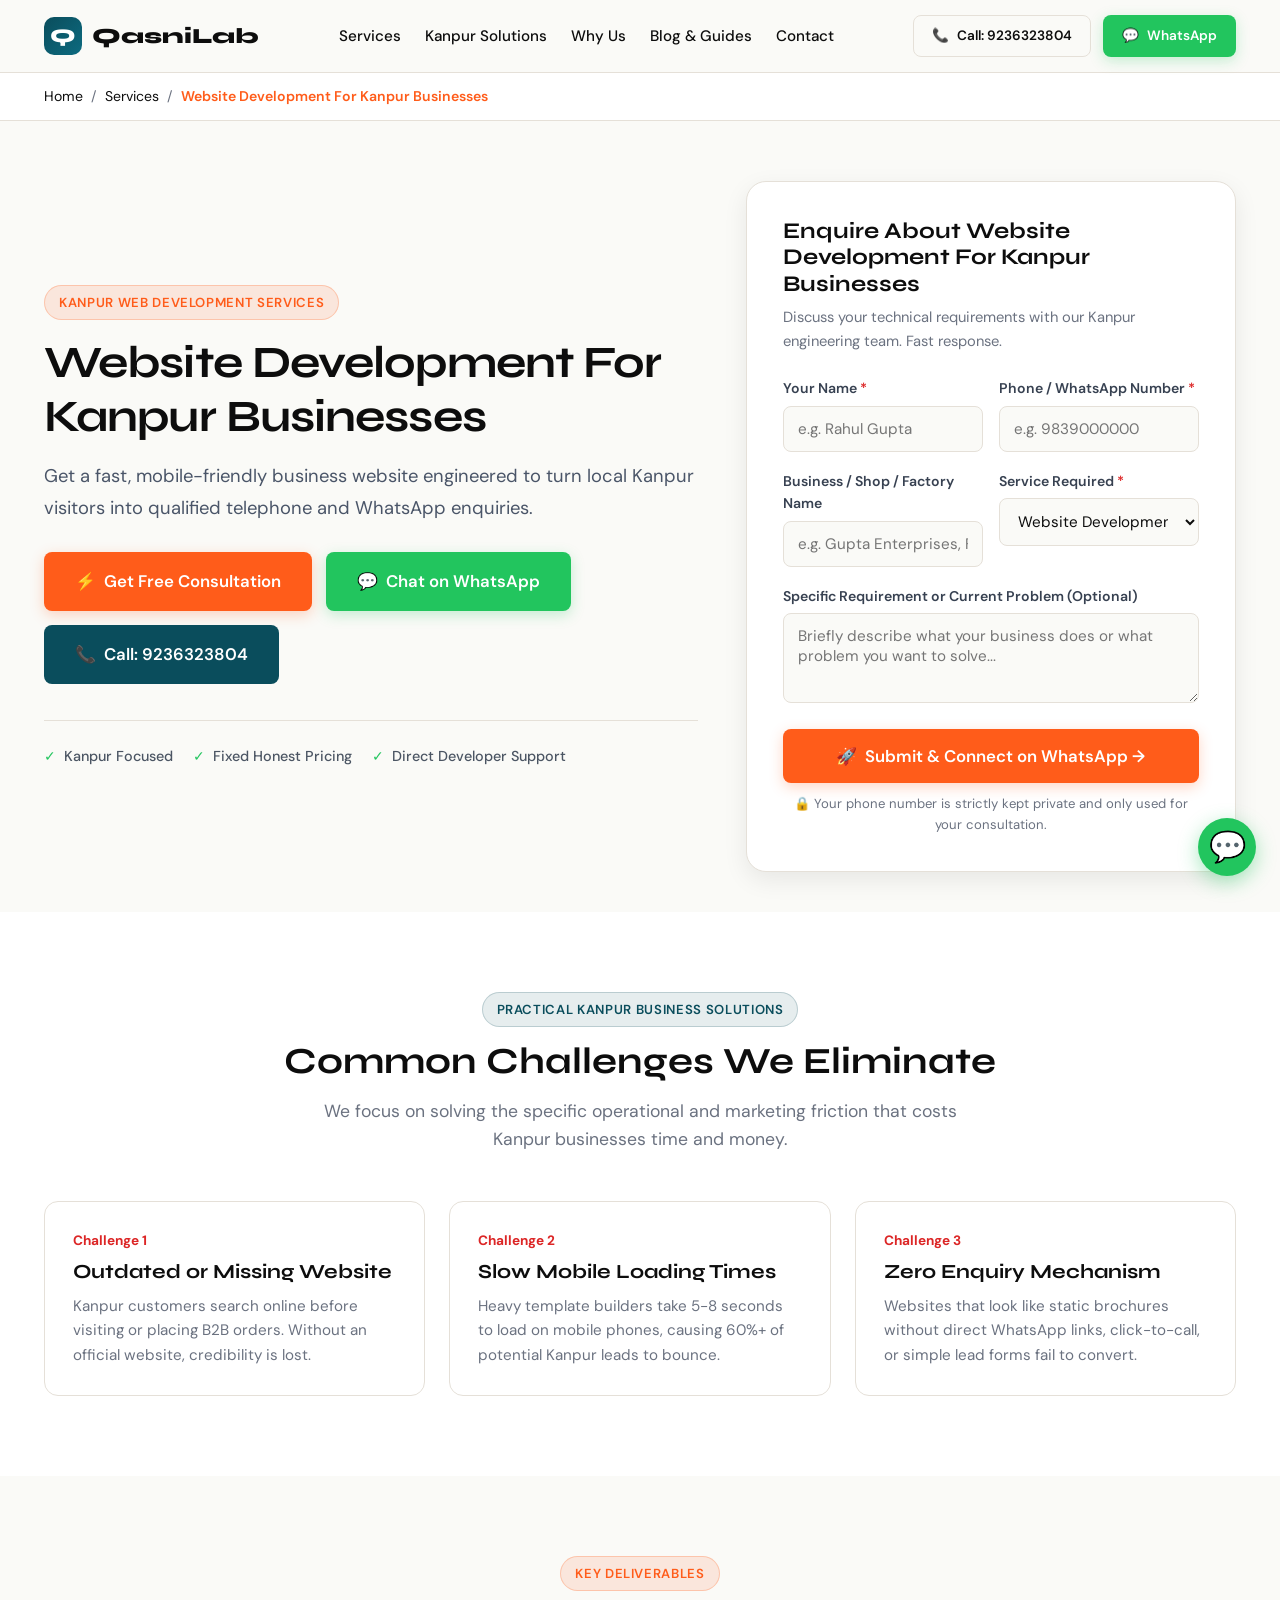
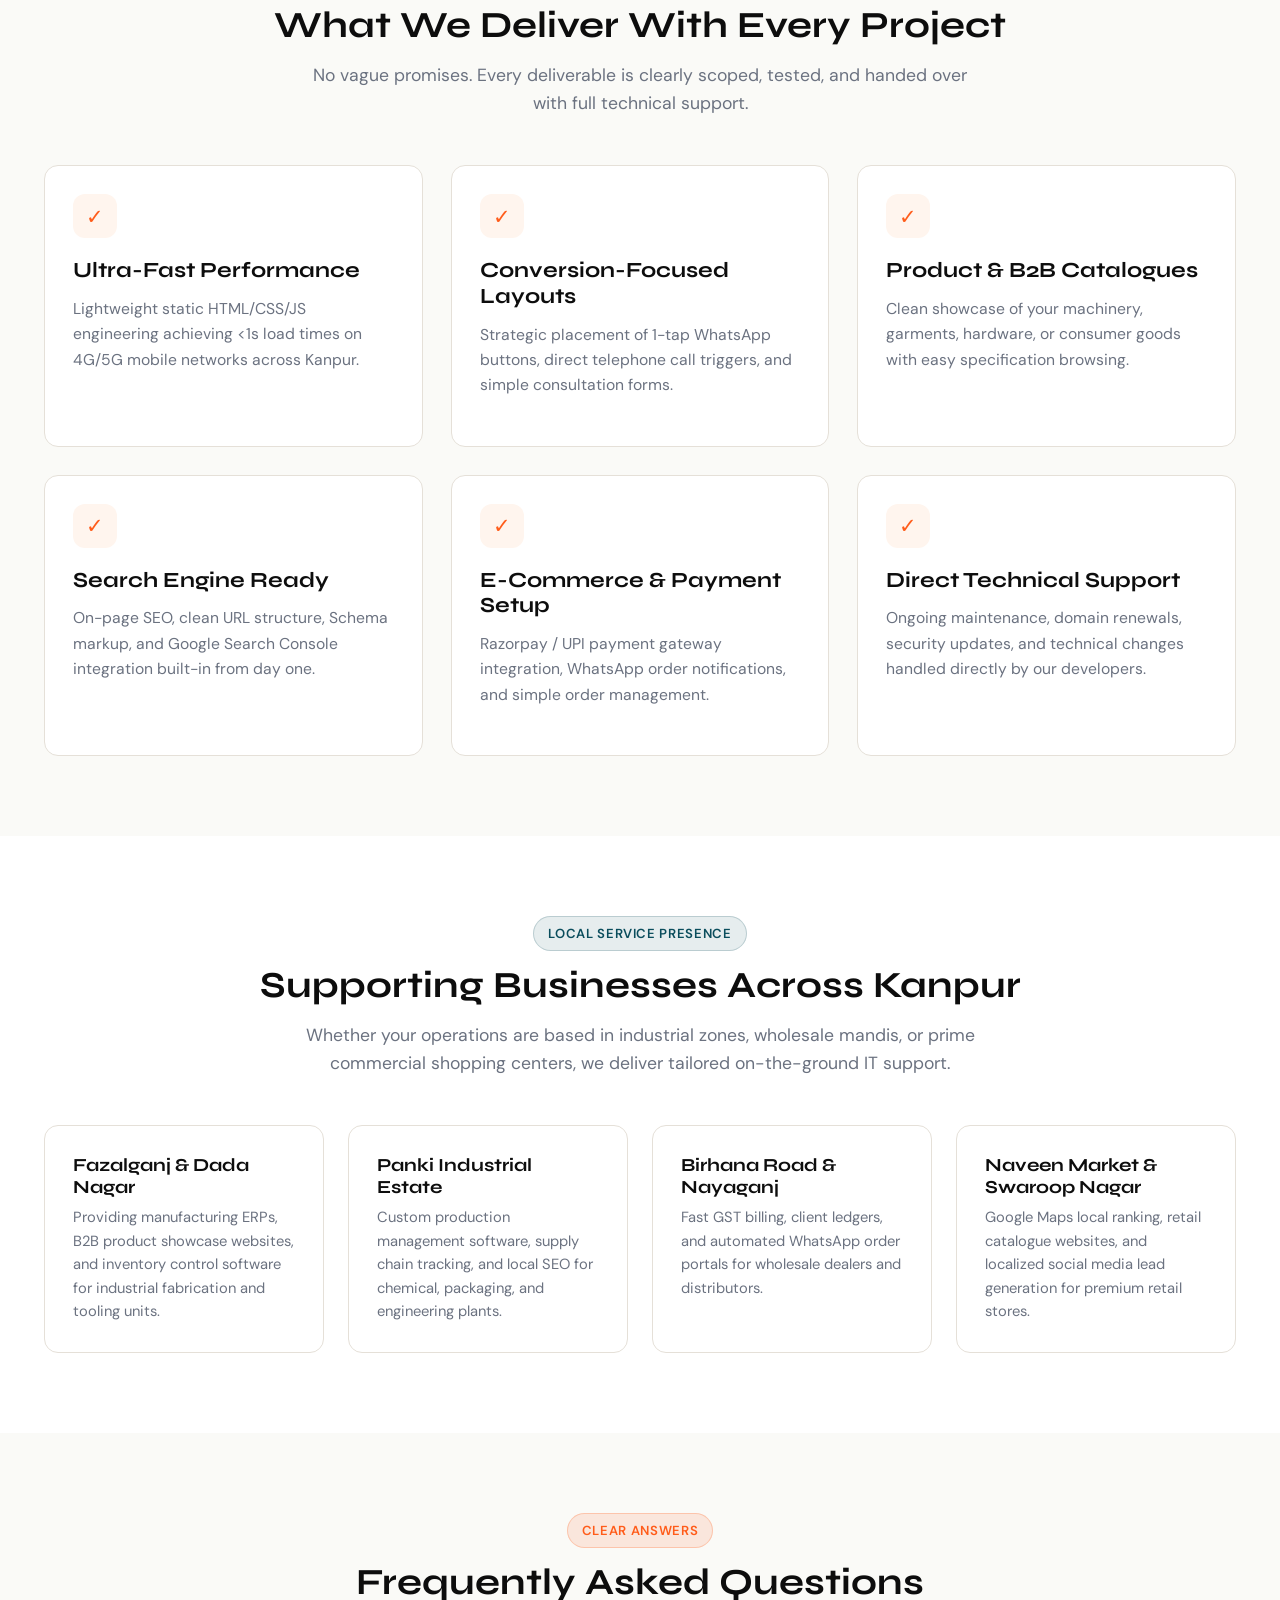
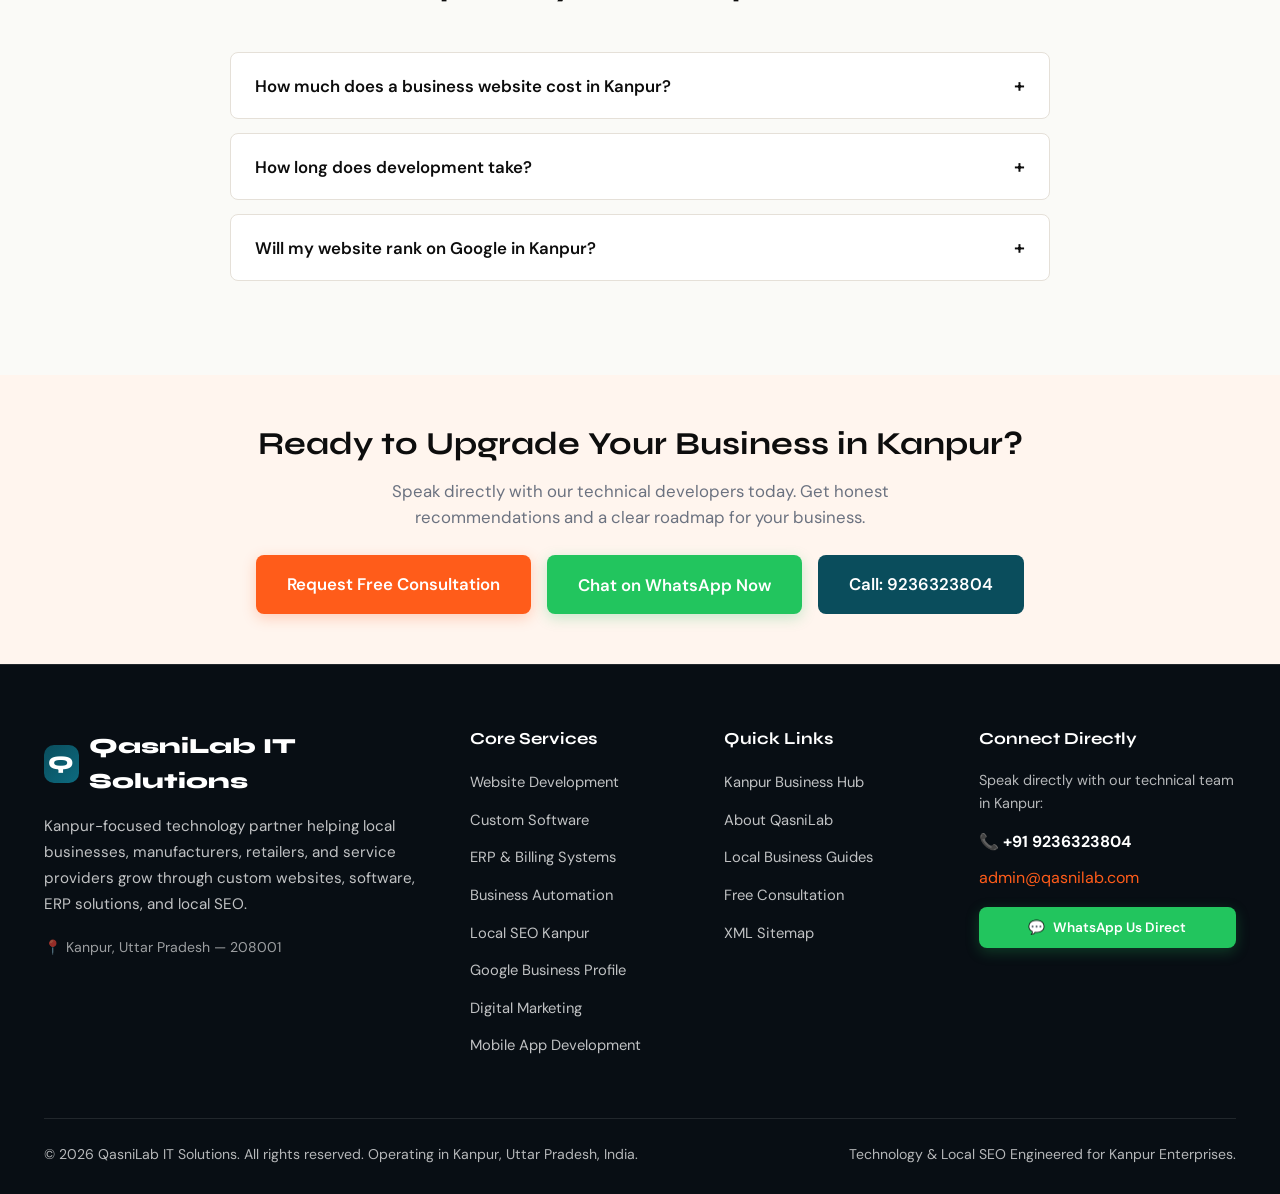
<file: services/website-development/index.html>
<!DOCTYPE html>
<html lang="en-IN">
<head>
  <meta charset="UTF-8">
  <meta name="viewport" content="width=device-width, initial-scale=1.0">
  <title>Website Development Company in Kanpur | Business Websites & E-Commerce</title>
  <meta name="description" content="Looking for professional website development in Kanpur? QasniLab builds fast, mobile-friendly business websites and catalogue portals designed to generate inquiries.">
  <link rel="canonical" href="https://www.qasnilab.online/services/website-development/">
  <meta name="robots" content="index, follow, max-image-preview:large">

  <!-- Open Graph -->
  <meta property="og:locale" content="en_IN">
  <meta property="og:type" content="article">
  <meta property="og:title" content="Website Development Company in Kanpur | Business Websites & E-Commerce">
  <meta property="og:description" content="Looking for professional website development in Kanpur? QasniLab builds fast, mobile-friendly business websites and catalogue portals designed to generate inquiries.">
  <meta property="og:url" content="https://www.qasnilab.online/services/website-development/">
  <meta property="og:site_name" content="QasniLab IT Solutions">

  <!-- Twitter / X -->
  <meta name="twitter:card" content="summary_large_image">
  <meta name="twitter:title" content="Website Development Company in Kanpur | Business Websites & E-Commerce">
  <meta name="twitter:description" content="Looking for professional website development in Kanpur? QasniLab builds fast, mobile-friendly business websites and catalogue portals designed to generate inquiries.">

  <!-- Google Fonts Preconnect -->
  <link rel="preconnect" href="https://fonts.googleapis.com">
  <link rel="preconnect" href="https://fonts.gstatic.com" crossorigin>
  <link href="https://fonts.googleapis.com/css2?family=DM+Sans:ital,opsz,wght@0,9..40,400..700;1,9..40,400..700&family=Syne:wght@600;700;800&display=swap" rel="stylesheet">

  <!-- Stylesheet -->
  
  <style id="main-styles">
/* ==========================================================================
   QASNILAB IT SOLUTIONS — Master Stylesheet
   Designed for High-Converting Local Business Lead Generation (Kanpur, UP)
   ========================================================================== */

:root {
  --ink: #0D0D0D;
  --paper: #FAFAF7;
  --orange: #FF5C1A;
  --orange-light: #FF7A40;
  --teal: #0A4D5C;
  --teal-mid: #0D6B80;
  --cream: #FFF5EE;
  --muted: #6B7280;
  --border: #E5E0D8;
  --white: #FFFFFF;
  --green: #22C55E;
  --green-dark: #16A34A;
  --dark-bg: #080E14;
  --dark-surface: #111A24;
  --dark-border: rgba(255, 255, 255, 0.1);
  --font-display: 'Syne', -apple-system, BlinkMacSystemFont, "Segoe UI", Roboto, sans-serif;
  --font-body: 'DM Sans', -apple-system, BlinkMacSystemFont, "Segoe UI", Roboto, sans-serif;
  --shadow-sm: 0 2px 8px rgba(0,0,0,0.05);
  --shadow-md: 0 8px 24px rgba(0,0,0,0.08);
  --shadow-lg: 0 16px 40px rgba(0,0,0,0.12);
  --radius-sm: 8px;
  --radius-md: 14px;
  --radius-lg: 20px;
}

*, *::before, *::after {
  box-sizing: border-box;
  margin: 0;
  padding: 0;
}

html {
  scroll-behavior: smooth;
  font-size: 16px;
}

body {
  font-family: var(--font-body);
  background: var(--paper);
  color: var(--ink);
  line-height: 1.6;
  -webkit-font-smoothing: antialiased;
  overflow-x: hidden;
  padding-bottom: 70px; /* Space for mobile sticky dock */
}

@media (min-width: 769px) {
  body {
    padding-bottom: 0;
  }
}

a {
  color: inherit;
  text-decoration: none;
}

img {
  max-width: 100%;
  height: auto;
  display: block;
}

/* ==========================================================================
   Typography & Utility Classes
   ========================================================================== */
h1, h2, h3, h4, .font-display {
  font-family: var(--font-display);
  font-weight: 700;
  line-height: 1.2;
}

.container {
  width: 100%;
  max-width: 1240px;
  margin: 0 auto;
  padding: 0 24px;
}

.text-center { text-align: center; }
.text-orange { color: var(--orange); }
.text-teal { color: var(--teal); }
.text-muted { color: var(--muted); }

.badge {
  display: inline-flex;
  align-items: center;
  gap: 6px;
  padding: 6px 14px;
  border-radius: 999px;
  font-size: 0.82rem;
  font-weight: 600;
  text-transform: uppercase;
  letter-spacing: 0.05em;
}

.badge-orange {
  background: rgba(255, 92, 26, 0.12);
  color: var(--orange);
  border: 1px solid rgba(255, 92, 26, 0.25);
}

.badge-teal {
  background: rgba(10, 77, 92, 0.1);
  color: var(--teal);
  border: 1px solid rgba(10, 77, 92, 0.2);
}

.badge-dark {
  background: rgba(255, 255, 255, 0.1);
  color: #fff;
  border: 1px solid var(--dark-border);
}

.section {
  padding: 80px 0;
}

@media (max-width: 768px) {
  .section {
    padding: 50px 0;
  }
}

.section-header {
  margin-bottom: 48px;
}

.section-title {
  font-size: 2.3rem;
  margin-top: 12px;
  color: var(--ink);
}

.section-desc {
  font-size: 1.1rem;
  color: var(--muted);
  max-width: 680px;
  margin: 14px auto 0;
}

/* ==========================================================================
   Buttons
   ========================================================================== */
.btn {
  display: inline-flex;
  align-items: center;
  justify-content: center;
  gap: 8px;
  padding: 13px 24px;
  border-radius: var(--radius-sm);
  font-family: var(--font-body);
  font-size: 0.95rem;
  font-weight: 600;
  cursor: pointer;
  transition: all 0.25s ease;
  border: 1px solid transparent;
  white-space: nowrap;
}

.btn:hover {
  transform: translateY(-2px);
}

.btn-primary {
  background: var(--orange);
  color: #fff;
  box-shadow: 0 4px 14px rgba(255, 92, 26, 0.25);
}
.btn-primary:hover {
  background: var(--orange-light);
  box-shadow: 0 6px 20px rgba(255, 92, 26, 0.35);
}

.btn-whatsapp {
  background: var(--green);
  color: #fff;
  box-shadow: 0 4px 14px rgba(34, 197, 94, 0.25);
}
.btn-whatsapp:hover {
  background: var(--green-dark);
  box-shadow: 0 6px 20px rgba(34, 197, 94, 0.35);
}

.btn-outline {
  background: transparent;
  border-color: var(--border);
  color: var(--ink);
}
.btn-outline:hover {
  background: var(--white);
  border-color: var(--ink);
}

.btn-call {
  background: var(--teal);
  color: #fff;
}
.btn-call:hover {
  background: var(--teal-mid);
}

.btn-sm {
  padding: 9px 18px;
  font-size: 0.85rem;
}

.btn-lg {
  padding: 15px 30px;
  font-size: 1.05rem;
}

/* ==========================================================================
   Navigation
   ========================================================================== */
.site-nav {
  position: sticky;
  top: 0;
  z-index: 1000;
  background: rgba(250, 250, 247, 0.95);
  backdrop-filter: blur(12px);
  border-bottom: 1px solid var(--border);
  transition: all 0.3s ease;
}

.nav-inner {
  display: flex;
  align-items: center;
  justify-content: space-between;
  height: 72px;
}

.brand-logo {
  display: flex;
  align-items: center;
  gap: 10px;
  font-family: var(--font-display);
  font-size: 1.35rem;
  font-weight: 800;
  color: var(--ink);
}

.brand-icon {
  width: 38px;
  height: 38px;
  background: linear-gradient(135deg, var(--teal), var(--teal-mid));
  color: #fff;
  border-radius: 10px;
  display: flex;
  align-items: center;
  justify-content: center;
  font-weight: 800;
  font-size: 1.2rem;
}

.nav-links {
  display: flex;
  align-items: center;
  gap: 24px;
  list-style: none;
}

.nav-links a {
  font-size: 0.95rem;
  font-weight: 500;
  color: var(--ink);
  transition: color 0.2s;
}

.nav-links a:hover, .nav-links a.active {
  color: var(--orange);
}

.nav-cta {
  display: flex;
  align-items: center;
  gap: 12px;
}

.menu-toggle {
  display: none;
  background: none;
  border: none;
  cursor: pointer;
  padding: 8px;
  color: var(--ink);
}

@media (max-width: 992px) {
  .nav-links {
    display: none;
    position: absolute;
    top: 72px;
    left: 0;
    right: 0;
    background: var(--white);
    flex-direction: column;
    padding: 24px;
    border-bottom: 1px solid var(--border);
    box-shadow: var(--shadow-md);
    gap: 16px;
  }
  .nav-links.show {
    display: flex;
  }
  .menu-toggle {
    display: block;
  }
  .nav-cta .btn-consult {
    display: none;
  }
}

/* ==========================================================================
   Hero Section
   ========================================================================== */
.hero {
  padding: 80px 0 60px;
  position: relative;
  overflow: hidden;
}

.hero-grid {
  display: grid;
  grid-template-columns: 1.2fr 0.9fr;
  gap: 48px;
  align-items: center;
}

.hero-content h1 {
  font-size: 3.1rem;
  letter-spacing: -0.02em;
  margin: 18px 0;
  color: var(--ink);
}

.hero-content h1 span {
  color: var(--orange);
}

.hero-content p {
  font-size: 1.2rem;
  color: #4A5568;
  line-height: 1.7;
  margin-bottom: 28px;
}

.hero-actions {
  display: flex;
  flex-wrap: wrap;
  gap: 14px;
  margin-bottom: 36px;
}

.hero-trust-badges {
  display: flex;
  flex-wrap: wrap;
  gap: 20px;
  padding-top: 24px;
  border-top: 1px solid var(--border);
}

.trust-item {
  display: flex;
  align-items: center;
  gap: 8px;
  font-size: 0.9rem;
  color: #4B5563;
  font-weight: 500;
}

.trust-item svg, .trust-item .icon {
  color: var(--green);
}

@media (max-width: 992px) {
  .hero-grid {
    grid-template-columns: 1fr;
    gap: 40px;
  }
  .hero-content h1 {
    font-size: 2.3rem;
  }
  .hero {
    padding: 40px 0;
  }
}

/* ==========================================================================
   Problem & Solution Grid
   ========================================================================== */
.problem-grid {
  display: grid;
  grid-template-columns: repeat(auto-fit, minmax(280px, 1fr));
  gap: 24px;
}

.problem-card {
  background: var(--white);
  border: 1px solid var(--border);
  border-radius: var(--radius-md);
  padding: 28px;
  position: relative;
  transition: transform 0.25s, box-shadow 0.25s;
}

.problem-card:hover {
  transform: translateY(-4px);
  box-shadow: var(--shadow-md);
}

.problem-tag {
  color: #DC2626;
  font-weight: 700;
  font-size: 0.85rem;
  margin-bottom: 8px;
  display: flex;
  align-items: center;
  gap: 6px;
}

.problem-card h3 {
  font-size: 1.25rem;
  margin-bottom: 10px;
}

.solution-box {
  margin-top: 18px;
  padding-top: 14px;
  border-top: 1px dashed var(--border);
  font-size: 0.92rem;
  color: var(--teal);
  font-weight: 500;
}

/* ==========================================================================
   Service Matrix & Cards
   ========================================================================== */
.services-grid {
  display: grid;
  grid-template-columns: repeat(auto-fill, minmax(340px, 1fr));
  gap: 28px;
}

.service-card {
  background: var(--white);
  border: 1px solid var(--border);
  border-radius: var(--radius-md);
  padding: 32px;
  display: flex;
  flex-direction: column;
  transition: all 0.25s ease;
  position: relative;
}

.service-card:hover {
  transform: translateY(-5px);
  box-shadow: var(--shadow-lg);
  border-color: var(--orange);
}

.service-icon-box {
  width: 52px;
  height: 52px;
  border-radius: 12px;
  background: var(--cream);
  color: var(--orange);
  display: flex;
  align-items: center;
  justify-content: center;
  font-size: 1.6rem;
  margin-bottom: 20px;
}

.service-card h3 {
  font-size: 1.35rem;
  margin-bottom: 12px;
}

.service-card p {
  color: var(--muted);
  font-size: 0.98rem;
  line-height: 1.6;
  margin-bottom: 20px;
  flex-grow: 1;
}

.service-features {
  list-style: none;
  margin-bottom: 24px;
}

.service-features li {
  font-size: 0.88rem;
  color: #374151;
  padding: 4px 0;
  display: flex;
  align-items: center;
  gap: 8px;
}

.service-features li::before {
  content: "✓";
  color: var(--teal);
  font-weight: bold;
}

.service-link {
  font-weight: 600;
  font-size: 0.95rem;
  color: var(--orange);
  display: inline-flex;
  align-items: center;
  gap: 6px;
}

.service-link:hover {
  text-decoration: underline;
}

@media (max-width: 480px) {
  .services-grid {
    grid-template-columns: 1fr;
  }
}

/* ==========================================================================
   Why QasniLab & Local Trust
   ========================================================================== */
.why-grid {
  display: grid;
  grid-template-columns: repeat(auto-fit, minmax(260px, 1fr));
  gap: 24px;
}

.why-card {
  background: var(--white);
  border: 1px solid var(--border);
  border-radius: var(--radius-md);
  padding: 28px;
}

.why-card .num {
  font-family: var(--font-display);
  font-size: 2.2rem;
  font-weight: 800;
  color: var(--teal);
  margin-bottom: 12px;
}

.why-card h4 {
  font-size: 1.15rem;
  margin-bottom: 8px;
}

.why-card p {
  font-size: 0.92rem;
  color: var(--muted);
}

/* ==========================================================================
   Lead Capture Form Component
   ========================================================================== */
.lead-form-card {
  background: var(--white);
  border: 1.5px solid var(--border);
  border-radius: var(--radius-lg);
  padding: 36px;
  box-shadow: var(--shadow-md);
}

.lead-form-card.dark {
  background: var(--dark-surface);
  border-color: var(--dark-border);
  color: #fff;
}

.lead-form-title {
  font-size: 1.4rem;
  margin-bottom: 8px;
}

.lead-form-subtitle {
  color: var(--muted);
  font-size: 0.92rem;
  margin-bottom: 24px;
}

.form-group {
  margin-bottom: 18px;
}

.form-group label {
  display: block;
  font-size: 0.88rem;
  font-weight: 600;
  margin-bottom: 6px;
  color: #374151;
}

.lead-form-card.dark .form-group label {
  color: #E2E8F0;
}

.form-control {
  width: 100%;
  padding: 12px 14px;
  border: 1.5px solid var(--border);
  border-radius: var(--radius-sm);
  font-family: var(--font-body);
  font-size: 0.95rem;
  color: var(--ink);
  background: var(--paper);
  outline: none;
  transition: border-color 0.2s, box-shadow 0.2s;
}

.form-control:focus {
  border-color: var(--teal);
  box-shadow: 0 0 0 3px rgba(10, 77, 92, 0.12);
  background: #fff;
}

.form-row {
  display: grid;
  grid-template-columns: 1fr 1fr;
  gap: 16px;
}

@media (max-width: 600px) {
  .form-row {
    grid-template-columns: 1fr;
  }
}

textarea.form-control {
  min-height: 90px;
  resize: vertical;
}

.form-feedback {
  display: none;
  padding: 14px;
  border-radius: var(--radius-sm);
  margin-bottom: 18px;
  font-size: 0.92rem;
}

.form-feedback.success {
  display: block;
  background: #DCFCE7;
  color: #166534;
  border: 1px solid #86EFAC;
}

.form-feedback.error {
  display: block;
  background: #FEE2E2;
  color: #991B1B;
  border: 1px solid #FCA5A5;
}

/* ==========================================================================
   FAQ Accordion
   ========================================================================== */
.faq-list {
  max-width: 820px;
  margin: 0 auto;
}

.faq-item {
  background: var(--white);
  border: 1px solid var(--border);
  border-radius: var(--radius-sm);
  margin-bottom: 14px;
  overflow: hidden;
  transition: all 0.2s;
}

.faq-question {
  width: 100%;
  text-align: left;
  background: none;
  border: none;
  padding: 20px 24px;
  font-family: var(--font-body);
  font-size: 1.05rem;
  font-weight: 600;
  color: var(--ink);
  cursor: pointer;
  display: flex;
  justify-content: space-between;
  align-items: center;
  gap: 16px;
}

.faq-icon {
  font-size: 1.2rem;
  transition: transform 0.25s ease;
}

.faq-item.active .faq-icon {
  transform: rotate(45deg);
}

.faq-answer {
  display: none;
  padding: 0 24px 22px;
  color: #4B5563;
  font-size: 0.98rem;
  line-height: 1.7;
}

.faq-item.active .faq-answer {
  display: block;
}

/* ==========================================================================
   Local Kanpur Hub & Areas
   ========================================================================== */
.areas-pills {
  display: flex;
  flex-wrap: wrap;
  gap: 10px;
  justify-content: center;
  margin-top: 24px;
}

.area-pill {
  padding: 8px 16px;
  background: var(--white);
  border: 1px solid var(--border);
  border-radius: 999px;
  font-size: 0.88rem;
  font-weight: 500;
  color: #374151;
}

/* ==========================================================================
   Consultation Modal (10s Exit/Dwell Intent)
   ========================================================================== */
.consult-modal-backdrop {
  display: none;
  position: fixed;
  inset: 0;
  background: rgba(8, 14, 20, 0.75);
  backdrop-filter: blur(4px);
  z-index: 2000;
  align-items: center;
  justify-content: center;
  padding: 20px;
}

.consult-modal-backdrop.show {
  display: flex;
  animation: fadeIn 0.3s ease;
}

.consult-modal {
  background: var(--white);
  border-radius: var(--radius-lg);
  max-width: 520px;
  width: 100%;
  padding: 36px;
  position: relative;
  box-shadow: 0 24px 60px rgba(0,0,0,0.3);
}

.consult-modal-close {
  position: absolute;
  top: 18px;
  right: 18px;
  background: #F3F4F6;
  border: none;
  width: 34px;
  height: 34px;
  border-radius: 50%;
  cursor: pointer;
  display: flex;
  align-items: center;
  justify-content: center;
  font-size: 1.2rem;
  color: #4B5563;
}

/* ==========================================================================
   Mobile Sticky Action Dock & Floating Button
   ========================================================================== */
.mobile-action-dock {
  display: none;
}

@media (max-width: 768px) {
  .mobile-action-dock {
    display: grid;
    grid-template-columns: 1fr 1fr;
    position: fixed;
    bottom: 0;
    left: 0;
    right: 0;
    background: #fff;
    border-top: 1px solid var(--border);
    z-index: 999;
    box-shadow: 0 -4px 16px rgba(0,0,0,0.08);
  }
  .dock-btn {
    display: flex;
    align-items: center;
    justify-content: center;
    gap: 8px;
    padding: 14px 10px;
    font-weight: 700;
    font-size: 0.95rem;
    text-align: center;
  }
  .dock-btn.whatsapp {
    background: var(--green);
    color: #fff;
  }
  .dock-btn.call {
    background: var(--teal);
    color: #fff;
  }
}

.floating-whatsapp {
  position: fixed;
  bottom: 24px;
  right: 24px;
  z-index: 900;
  width: 58px;
  height: 58px;
  border-radius: 50%;
  background: var(--green);
  color: #fff;
  display: flex;
  align-items: center;
  justify-content: center;
  font-size: 30px;
  box-shadow: 0 6px 20px rgba(34, 197, 94, 0.4);
  transition: transform 0.25s ease;
}

.floating-whatsapp:hover {
  transform: scale(1.1);
}

@media (max-width: 768px) {
  .floating-whatsapp {
    display: none; /* Replaced by bottom sticky dock */
  }
}

/* ==========================================================================
   Footer
   ========================================================================== */
.site-footer {
  background: var(--dark-bg);
  color: rgba(255,255,255,0.7);
  padding: 64px 0 28px;
  border-top: 1px solid var(--dark-border);
}

.footer-grid {
  display: grid;
  grid-template-columns: 1.8fr 1fr 1fr 1.2fr;
  gap: 40px;
  margin-bottom: 48px;
}

.footer-col h4 {
  color: #fff;
  font-size: 1.05rem;
  margin-bottom: 20px;
}

.footer-links {
  list-style: none;
}

.footer-links li {
  margin-bottom: 12px;
}

.footer-links a {
  color: rgba(255,255,255,0.75);
  font-size: 0.92rem;
  transition: color 0.2s;
}

.footer-links a:hover {
  color: #fff;
}

.footer-bottom {
  border-top: 1px solid var(--dark-border);
  padding-top: 24px;
  display: flex;
  justify-content: space-between;
  align-items: center;
  font-size: 0.88rem;
}

@media (max-width: 900px) {
  .footer-grid {
    grid-template-columns: 1fr 1fr;
  }
}
@media (max-width: 600px) {
  .footer-grid {
    grid-template-columns: 1fr;
  }
  .footer-bottom {
    flex-direction: column;
    gap: 12px;
    text-align: center;
  }
}

@keyframes fadeIn {
  from { opacity: 0; transform: translateY(10px); }
  to { opacity: 1; transform: translateY(0); }
}

  </style>
<link rel="stylesheet" href="../../assets/css/style.css">

  <!-- Schema.org JSON-LD -->
  <script type="application/ld+json">
  {
  "@context": "https://schema.org",
  "@graph": [
    {
      "@type": "Service",
      "@id": "https://www.qasnilab.online/services/website-development/#service",
      "name": "Website Development For Kanpur Businesses",
      "description": "Looking for professional website development in Kanpur? QasniLab builds fast, mobile-friendly business websites and catalogue portals designed to generate inquiries.",
      "provider": {
        "@type": "LocalBusiness",
        "name": "QasniLab IT Solutions",
        "url": "https://www.qasnilab.online/",
        "telephone": "+91 9236323804",
        "address": {
          "@type": "PostalAddress",
          "addressLocality": "Kanpur",
          "addressRegion": "Uttar Pradesh",
          "postalCode": "208001",
          "addressCountry": "IN"
        }
      },
      "areaServed": {
        "@type": "City",
        "name": "Kanpur"
      }
    },
    {
      "@type": "BreadcrumbList",
      "@id": "https://www.qasnilab.online/services/website-development/#breadcrumbs",
      "itemListElement": [
        {
          "@type": "ListItem",
          "position": 1,
          "name": "Home",
          "item": "https://www.qasnilab.online/"
        },
        {
          "@type": "ListItem",
          "position": 2,
          "name": "Services",
          "item": "https://www.qasnilab.online/#services"
        },
        {
          "@type": "ListItem",
          "position": 3,
          "name": "Website Development For Kanpur Businesses",
          "item": "https://www.qasnilab.online/services/website-development/"
        }
      ]
    },
    {
      "@type": "FAQPage",
      "@id": "https://www.qasnilab.online/services/website-development/#faq",
      "mainEntity": [
        {
          "@type": "Question",
          "name": "How much does a business website cost in Kanpur?",
          "acceptedAnswer": {
            "@type": "Answer",
            "text": "A standard 5-to-8 page business website designed to generate inquiries typically costs between ₹8,000 and ₹18,000. Custom portals and e-commerce stores are quoted based on specific modules."
          }
        },
        {
          "@type": "Question",
          "name": "How long does development take?",
          "acceptedAnswer": {
            "@type": "Answer",
            "text": "Standard business websites take between 5 to 10 working days once product photos, text, and business information are finalized."
          }
        },
        {
          "@type": "Question",
          "name": "Will my website rank on Google in Kanpur?",
          "acceptedAnswer": {
            "@type": "Answer",
            "text": "Yes. Every website we develop is structured with technical SEO, localized metadata for Kanpur commercial zones, and submitted directly to Google Search Console."
          }
        }
      ]
    }
  ]
}
  </script>
  <link rel="icon" type="image/svg+xml" href="../../favicon.svg">
  <link rel="alternate icon" type="image/x-icon" href="../../favicon.ico">
</head>
<body>

  
  <!-- Site Navigation -->
  <header class="site-nav">
    <div class="container nav-inner">
      <a href="../../index.html" class="brand-logo" aria-label="QasniLab Home">
        <div class="brand-icon">Q</div>
        <span>QasniLab</span>
      </a>
      <nav aria-label="Primary Navigation">
        <ul class="nav-links">
          <li><a href="../../index.html#services">Services</a></li>
          <li><a href="../../kanpur/index.html">Kanpur Solutions</a></li>
          <li><a href="../../about/index.html">Why Us</a></li>
          <li><a href="../../blog/index.html">Blog & Guides</a></li>
          <li><a href="../../contact/index.html">Contact</a></li>
        </ul>
      </nav>
      <div class="nav-cta">
        <a href="tel:+919236323804" class="btn btn-outline btn-sm" aria-label="Call QasniLab">
          <span>📞</span> Call: 9236323804
        </a>
        <a href="https://wa.me/919236323804?text=Hello%20QasniLab%2C%20I%20need%20a%20consultation%20for%20my%20business%20in%20Kanpur." target="_blank" rel="noopener noreferrer" class="btn btn-whatsapp btn-sm btn-consult" aria-label="Chat on WhatsApp">
          <span>💬</span> WhatsApp
        </a>
        <button class="menu-toggle" aria-label="Toggle navigation menu" aria-expanded="false">
          <svg width="24" height="24" viewBox="0 0 24 24" fill="none" stroke="currentColor" stroke-width="2" stroke-linecap="round" stroke-linejoin="round"><line x1="3" y1="12" x2="21" y2="12"></line><line x1="3" y1="6" x2="21" y2="6"></line><line x1="3" y1="18" x2="21" y2="18"></line></svg>
        </button>
      </div>
    </div>
  </header>

  <main id="main-content">
    <!-- Breadcrumbs -->
    <div style="background:var(--white); border-bottom:1px solid var(--border); padding:12px 0;">
      <div class="container">
        <nav aria-label="Breadcrumbs" style="font-size:0.88rem; color:var(--muted);">
          <a href="../../index.html" style="color:var(--ink);">Home</a> &nbsp;/&nbsp;
          <a href="../../index.html#services" style="color:var(--ink);">Services</a> &nbsp;/&nbsp;
          <span style="color:var(--orange); font-weight:600;">Website Development For Kanpur Businesses</span>
        </nav>
      </div>
    </div>

    <!-- Above-The-Fold Hero Section -->
    <section class="hero" style="padding:60px 0 40px;">
      <div class="container">
        <div class="hero-grid">
          <div class="hero-content">
            <span class="badge badge-orange">Kanpur Web Development Services</span>
            <h1 style="font-size:2.8rem; margin:16px 0 18px; line-height:1.2;">Website Development For Kanpur Businesses</h1>
            <p style="font-size:1.15rem; color:#4A5568; margin-bottom:28px;">
              Get a fast, mobile-friendly business website engineered to turn local Kanpur visitors into qualified telephone and WhatsApp enquiries.
            </p>
            <div class="hero-actions">
              <a href="#service-lead-form" class="btn btn-primary btn-lg">
                <span>⚡</span> Get Free Consultation
              </a>
              <button onclick="openServiceWhatsApp('website')" class="btn btn-whatsapp btn-lg">
                <span>💬</span> Chat on WhatsApp
              </button>
              <a href="tel:+919236323804" class="btn btn-call btn-lg">
                <span>📞</span> Call: 9236323804
              </a>
            </div>
            <div class="hero-trust-badges">
              <div class="trust-item"><span class="icon">✓</span> Kanpur Focused</div>
              <div class="trust-item"><span class="icon">✓</span> Fixed Honest Pricing</div>
              <div class="trust-item"><span class="icon">✓</span> Direct Developer Support</div>
            </div>
          </div>

          <div class="hero-form-box" id="service-lead-form">
            
  <div class="lead-form-card" id="lead-form-section">
    <h3 class="lead-form-title">Enquire About Website Development For Kanpur Businesses</h3>
    <p class="lead-form-subtitle">Discuss your technical requirements with our Kanpur engineering team. Fast response.</p>

    <div class="form-feedback" role="alert"></div>

    <form class="lead-capture-form" novalidate>
      <!-- Bot honeypot -->
      <input type="text" name="b_company_field" style="display:none;" tabindex="-1" autocomplete="off">

      <div class="form-row">
        <div class="form-group">
          <label for="fullName">Your Name <span style="color:#DC2626;">*</span></label>
          <input type="text" id="fullName" name="full_name" class="form-control" placeholder="e.g. Rahul Gupta" required>
        </div>
        <div class="form-group">
          <label for="phone">Phone / WhatsApp Number <span style="color:#DC2626;">*</span></label>
          <input type="tel" id="phone" name="phone" class="form-control" placeholder="e.g. 9839000000" required>
        </div>
      </div>

      <div class="form-row">
        <div class="form-group">
          <label for="bizName">Business / Shop / Factory Name</label>
          <input type="text" id="bizName" name="business_name" class="form-control" placeholder="e.g. Gupta Enterprises, Fazalganj">
        </div>
        <div class="form-group">
          <label for="serviceReq">Service Required <span style="color:#DC2626;">*</span></label>
          <select id="serviceReq" name="service_required" class="form-control" required>
            <option value="">— Select Required Service —</option>
            <option value="Website Development" selected>Website Development (Business / Catalogue / E-commerce)</option><option value="Custom Software" >Custom Software Development</option><option value="ERP & Billing Software" >ERP / Billing & Inventory Software</option><option value="Business Automation" >Business Process & WhatsApp Automation</option><option value="Local SEO Kanpur" >Local SEO & Google Search Visibility</option><option value="Google Business Profile" >Google Business Profile (Maps) Optimization</option><option value="Digital Marketing" >Digital Marketing & Ads Management</option><option value="Mobile App Development" >Mobile App Development (Android / iOS)</option><option value="General Consultation" >Other / Not Sure (Need Technical Suggestion)</option>
          </select>
        </div>
      </div>

      <div class="form-group">
        <label for="message">Specific Requirement or Current Problem (Optional)</label>
        <textarea id="message" name="message" class="form-control" placeholder="Briefly describe what your business does or what problem you want to solve..."></textarea>
      </div>

      <button type="submit" class="btn btn-primary btn-lg" style="width:100%;">
        <span>🚀</span> Submit & Connect on WhatsApp →
      </button>
      <p style="font-size:0.82rem; color:var(--muted); text-align:center; margin-top:10px;">
        🔒 Your phone number is strictly kept private and only used for your consultation.
      </p>
    </form>
  </div>
          </div>
        </div>
      </div>
    </section>

    <!-- Specific Problems Solved Section -->
    <section class="section" style="background:var(--white);" aria-label="Problems We Solve">
      <div class="container">
        <div class="section-header text-center">
          <span class="badge badge-teal">Practical Kanpur Business Solutions</span>
          <h2 class="section-title">Common Challenges We Eliminate</h2>
          <p class="section-desc">
            We focus on solving the specific operational and marketing friction that costs Kanpur businesses time and money.
          </p>
        </div>

        <div class="problem-grid">
          
          <div class="problem-card">
            <div class="problem-tag">Challenge 1</div>
            <h3>Outdated or Missing Website</h3>
            <p style="color:var(--muted); font-size:0.95rem; line-height:1.6;">Kanpur customers search online before visiting or placing B2B orders. Without an official website, credibility is lost.</p>
          </div>
          <div class="problem-card">
            <div class="problem-tag">Challenge 2</div>
            <h3>Slow Mobile Loading Times</h3>
            <p style="color:var(--muted); font-size:0.95rem; line-height:1.6;">Heavy template builders take 5-8 seconds to load on mobile phones, causing 60%+ of potential Kanpur leads to bounce.</p>
          </div>
          <div class="problem-card">
            <div class="problem-tag">Challenge 3</div>
            <h3>Zero Enquiry Mechanism</h3>
            <p style="color:var(--muted); font-size:0.95rem; line-height:1.6;">Websites that look like static brochures without direct WhatsApp links, click-to-call, or simple lead forms fail to convert.</p>
          </div>
        </div>
      </div>
    </section>

    <!-- Core Features & Deliverables Section -->
    <section class="section" aria-label="Deliverables">
      <div class="container">
        <div class="section-header text-center">
          <span class="badge badge-orange">Key Deliverables</span>
          <h2 class="section-title">What We Deliver With Every Project</h2>
          <p class="section-desc">
            No vague promises. Every deliverable is clearly scoped, tested, and handed over with full technical support.
          </p>
        </div>

        <div class="services-grid">
          
          <div class="service-card" style="padding:28px;">
            <div class="service-icon-box" style="width:44px; height:44px; font-size:1.3rem;">✓</div>
            <h3>Ultra-Fast Performance</h3>
            <p>Lightweight static HTML/CSS/JS engineering achieving <1s load times on 4G/5G mobile networks across Kanpur.</p>
          </div>
          <div class="service-card" style="padding:28px;">
            <div class="service-icon-box" style="width:44px; height:44px; font-size:1.3rem;">✓</div>
            <h3>Conversion-Focused Layouts</h3>
            <p>Strategic placement of 1-tap WhatsApp buttons, direct telephone call triggers, and simple consultation forms.</p>
          </div>
          <div class="service-card" style="padding:28px;">
            <div class="service-icon-box" style="width:44px; height:44px; font-size:1.3rem;">✓</div>
            <h3>Product & B2B Catalogues</h3>
            <p>Clean showcase of your machinery, garments, hardware, or consumer goods with easy specification browsing.</p>
          </div>
          <div class="service-card" style="padding:28px;">
            <div class="service-icon-box" style="width:44px; height:44px; font-size:1.3rem;">✓</div>
            <h3>Search Engine Ready</h3>
            <p>On-page SEO, clean URL structure, Schema markup, and Google Search Console integration built-in from day one.</p>
          </div>
          <div class="service-card" style="padding:28px;">
            <div class="service-icon-box" style="width:44px; height:44px; font-size:1.3rem;">✓</div>
            <h3>E-Commerce & Payment Setup</h3>
            <p>Razorpay / UPI payment gateway integration, WhatsApp order notifications, and simple order management.</p>
          </div>
          <div class="service-card" style="padding:28px;">
            <div class="service-icon-box" style="width:44px; height:44px; font-size:1.3rem;">✓</div>
            <h3>Direct Technical Support</h3>
            <p>Ongoing maintenance, domain renewals, security updates, and technical changes handled directly by our developers.</p>
          </div>
        </div>
      </div>
    </section>

    <!-- Local Kanpur Commercial Hubs Section -->
    <section class="section" style="background:var(--white);" aria-label="Kanpur Local Coverage">
      <div class="container">
        <div class="section-header text-center">
          <span class="badge badge-teal">Local Service Presence</span>
          <h2 class="section-title">Supporting Businesses Across Kanpur</h2>
          <p class="section-desc">
            Whether your operations are based in industrial zones, wholesale mandis, or prime commercial shopping centers, we deliver tailored on-the-ground IT support.
          </p>
        </div>

        <div class="why-grid">
          <div class="why-card">
            <h4>Fazalganj & Dada Nagar</h4>
            <p>Providing manufacturing ERPs, B2B product showcase websites, and inventory control software for industrial fabrication and tooling units.</p>
          </div>
          <div class="why-card">
            <h4>Panki Industrial Estate</h4>
            <p>Custom production management software, supply chain tracking, and local SEO for chemical, packaging, and engineering plants.</p>
          </div>
          <div class="why-card">
            <h4>Birhana Road & Nayaganj</h4>
            <p>Fast GST billing, client ledgers, and automated WhatsApp order portals for wholesale dealers and distributors.</p>
          </div>
          <div class="why-card">
            <h4>Naveen Market & Swaroop Nagar</h4>
            <p>Google Maps local ranking, retail catalogue websites, and localized social media lead generation for premium retail stores.</p>
          </div>
        </div>
      </div>
    </section>

    <!-- FAQ Section -->
    <section class="section" aria-label="Frequently Asked Questions">
      <div class="container">
        <div class="section-header text-center">
          <span class="badge badge-orange">Clear Answers</span>
          <h2 class="section-title">Frequently Asked Questions</h2>
        </div>

        <div class="faq-list">
          
          <div class="faq-item">
            <button class="faq-question" aria-expanded="false">
              <span>How much does a business website cost in Kanpur?</span>
              <span class="faq-icon">+</span>
            </button>
            <div class="faq-answer">
              A standard 5-to-8 page business website designed to generate inquiries typically costs between ₹8,000 and ₹18,000. Custom portals and e-commerce stores are quoted based on specific modules.
            </div>
          </div>
          <div class="faq-item">
            <button class="faq-question" aria-expanded="false">
              <span>How long does development take?</span>
              <span class="faq-icon">+</span>
            </button>
            <div class="faq-answer">
              Standard business websites take between 5 to 10 working days once product photos, text, and business information are finalized.
            </div>
          </div>
          <div class="faq-item">
            <button class="faq-question" aria-expanded="false">
              <span>Will my website rank on Google in Kanpur?</span>
              <span class="faq-icon">+</span>
            </button>
            <div class="faq-answer">
              Yes. Every website we develop is structured with technical SEO, localized metadata for Kanpur commercial zones, and submitted directly to Google Search Console.
            </div>
          </div>
        </div>
      </div>
    </section>

    <!-- Bottom CTA Banner -->
    <section class="section" style="background:var(--cream); padding:50px 0;" aria-label="Quick Action">
      <div class="container text-center">
        <h2 style="font-size:2rem; margin-bottom:14px;">Ready to Upgrade Your Business in Kanpur?</h2>
        <p style="color:var(--muted); font-size:1.05rem; margin-bottom:24px; max-width:600px; margin-left:auto; margin-right:auto;">
          Speak directly with our technical developers today. Get honest recommendations and a clear roadmap for your business.
        </p>
        <div style="display:flex; justify-content:center; gap:16px; flex-wrap:wrap;">
          <a href="#service-lead-form" class="btn btn-primary btn-lg">Request Free Consultation</a>
          <button onclick="openServiceWhatsApp('website')" class="btn btn-whatsapp btn-lg">Chat on WhatsApp Now</button>
          <a href="tel:+919236323804" class="btn btn-call btn-lg">Call: 9236323804</a>
        </div>
      </div>
    </section>
  </main>

  
  <!-- Site Footer -->
  <footer class="site-footer">
    <div class="container">
      <div class="footer-grid">
        <div class="footer-col">
          <div class="brand-logo" style="color:#fff; margin-bottom:16px;">
            <div class="brand-icon">Q</div>
            <span>QasniLab IT Solutions</span>
          </div>
          <p style="font-size:0.95rem; line-height:1.7; margin-bottom:18px; color:rgba(255,255,255,0.75);">
            Kanpur-focused technology partner helping local businesses, manufacturers, retailers, and service providers grow through custom websites, software, ERP solutions, and local SEO.
          </p>
          <p style="font-size:0.88rem; color:rgba(255,255,255,0.6);">
            📍 Kanpur, Uttar Pradesh — 208001
          </p>
        </div>

        <div class="footer-col">
          <h4>Core Services</h4>
          <ul class="footer-links">
            <li><a href="../../services/website-development/index.html">Website Development</a></li>
            <li><a href="../../services/software-development/index.html">Custom Software</a></li>
            <li><a href="../../services/erp-software/index.html">ERP & Billing Systems</a></li>
            <li><a href="../../services/business-automation/index.html">Business Automation</a></li>
            <li><a href="../../services/local-seo/index.html">Local SEO Kanpur</a></li>
            <li><a href="../../services/google-business-profile/index.html">Google Business Profile</a></li>
            <li><a href="../../services/digital-marketing/index.html">Digital Marketing</a></li>
            <li><a href="../../services/mobile-app-development/index.html">Mobile App Development</a></li>
          </ul>
        </div>

        <div class="footer-col">
          <h4>Quick Links</h4>
          <ul class="footer-links">
            <li><a href="../../kanpur/index.html">Kanpur Business Hub</a></li>
            <li><a href="../../about/index.html">About QasniLab</a></li>
            <li><a href="../../blog/index.html">Local Business Guides</a></li>
            <li><a href="../../contact/index.html">Free Consultation</a></li>
            <li><a href="../../sitemap.xml">XML Sitemap</a></li>
          </ul>
        </div>

        <div class="footer-col">
          <h4>Connect Directly</h4>
          <p style="font-size:0.9rem; margin-bottom:14px;">Speak directly with our technical team in Kanpur:</p>
          <p style="margin-bottom:10px;">
            <a href="tel:+919236323804" style="color:#fff; font-weight:700;">📞 +91 9236323804</a>
          </p>
          <p style="margin-bottom:16px;">
            <a href="mailto:admin@qasnilab.com" style="color:var(--orange);">admin@qasnilab.com</a>
          </p>
          <a href="https://wa.me/919236323804?text=Hello%20QasniLab%2C%20I%20want%20to%20discuss%20a%20project%20for%20my%20Kanpur%20business." target="_blank" rel="noopener noreferrer" class="btn btn-whatsapp btn-sm" style="width:100%;">
            <span>💬</span> WhatsApp Us Direct
          </a>
        </div>
      </div>

      <div class="footer-bottom">
        <p>&copy; 2026 QasniLab IT Solutions. All rights reserved. Operating in Kanpur, Uttar Pradesh, India.</p>
        <p>Technology & Local SEO Engineered for Kanpur Enterprises.</p>
      </div>
    </div>
  </footer>

  <!-- Mobile Sticky Dock -->
  <div class="mobile-action-dock" aria-label="Mobile quick actions">
    <a href="tel:+919236323804" class="dock-btn call">
      <span>📞</span> Call Now
    </a>
    <a href="https://wa.me/919236323804?text=Hello%20QasniLab%2C%20I%20am%20interested%20in%20IT%20solutions%20for%20my%20Kanpur%20business." target="_blank" rel="noopener noreferrer" class="dock-btn whatsapp">
      <span>💬</span> WhatsApp
    </a>
  </div>

  <!-- Floating WhatsApp Desktop -->
  <a href="https://wa.me/919236323804?text=Hello%20QasniLab%2C%20I%20am%20interested%20in%20IT%20solutions%20for%20my%20Kanpur%20business." target="_blank" rel="noopener noreferrer" class="floating-whatsapp" aria-label="Chat with QasniLab on WhatsApp">
    💬
  </a>

  <!-- 10-Second Exit / Dwell Consultation Modal -->
  <div id="consultModalBackdrop" class="consult-modal-backdrop" role="dialog" aria-modal="true" aria-labelledby="modalTitle">
    <div class="consult-modal">
      <button class="consult-modal-close" aria-label="Close consultation modal">&times;</button>
      <div class="badge badge-orange" style="margin-bottom:12px;">Kanpur Local Business Consultation</div>
      <h3 id="modalTitle" style="font-size:1.45rem; margin-bottom:10px;">Need a Website, ERP or More Google Leads?</h3>
      <p style="color:var(--muted); font-size:0.95rem; margin-bottom:20px; line-height:1.6;">
        Talk directly to our Kanpur team. We provide transparent advice on what digital solutions or software will actually help your business grow.
      </p>
      <div style="display:flex; flex-direction:column; gap:10px;">
        <a href="https://wa.me/919236323804?text=Hello%20QasniLab%2C%20I%20would%20like%20to%20claim%20my%20free%20business%20consultation." target="_blank" rel="noopener noreferrer" class="btn btn-whatsapp btn-lg" style="width:100%;">
          <span>💬</span> Chat on WhatsApp (Fastest)
        </a>
        <a href="tel:+919236323804" class="btn btn-outline btn-lg" style="width:100%;">
          <span>📞</span> Call Directly: 9236323804
        </a>
      </div>
    </div>
  </div>

  <!-- Core JavaScript -->
  <script src="../../assets/js/main.js" defer></script>
</body>
</html>
</file>
<file: assets/css/style.css>
/* ==========================================================================
   QASNILAB IT SOLUTIONS — Master Stylesheet
   Designed for High-Converting Local Business Lead Generation (Kanpur, UP)
   ========================================================================== */

:root {
  --ink: #0D0D0D;
  --paper: #FAFAF7;
  --orange: #FF5C1A;
  --orange-light: #FF7A40;
  --teal: #0A4D5C;
  --teal-mid: #0D6B80;
  --cream: #FFF5EE;
  --muted: #6B7280;
  --border: #E5E0D8;
  --white: #FFFFFF;
  --green: #22C55E;
  --green-dark: #16A34A;
  --dark-bg: #080E14;
  --dark-surface: #111A24;
  --dark-border: rgba(255, 255, 255, 0.1);
  --font-display: 'Syne', -apple-system, BlinkMacSystemFont, "Segoe UI", Roboto, sans-serif;
  --font-body: 'DM Sans', -apple-system, BlinkMacSystemFont, "Segoe UI", Roboto, sans-serif;
  --shadow-sm: 0 2px 8px rgba(0,0,0,0.05);
  --shadow-md: 0 8px 24px rgba(0,0,0,0.08);
  --shadow-lg: 0 16px 40px rgba(0,0,0,0.12);
  --radius-sm: 8px;
  --radius-md: 14px;
  --radius-lg: 20px;
}

*, *::before, *::after {
  box-sizing: border-box;
  margin: 0;
  padding: 0;
}

html {
  scroll-behavior: smooth;
  font-size: 16px;
}

body {
  font-family: var(--font-body);
  background: var(--paper);
  color: var(--ink);
  line-height: 1.6;
  -webkit-font-smoothing: antialiased;
  overflow-x: hidden;
  padding-bottom: 70px; /* Space for mobile sticky dock */
}

@media (min-width: 769px) {
  body {
    padding-bottom: 0;
  }
}

a {
  color: inherit;
  text-decoration: none;
}

img {
  max-width: 100%;
  height: auto;
  display: block;
}

/* ==========================================================================
   Typography & Utility Classes
   ========================================================================== */
h1, h2, h3, h4, .font-display {
  font-family: var(--font-display);
  font-weight: 700;
  line-height: 1.2;
}

.container {
  width: 100%;
  max-width: 1240px;
  margin: 0 auto;
  padding: 0 24px;
}

.text-center { text-align: center; }
.text-orange { color: var(--orange); }
.text-teal { color: var(--teal); }
.text-muted { color: var(--muted); }

.badge {
  display: inline-flex;
  align-items: center;
  gap: 6px;
  padding: 6px 14px;
  border-radius: 999px;
  font-size: 0.82rem;
  font-weight: 600;
  text-transform: uppercase;
  letter-spacing: 0.05em;
}

.badge-orange {
  background: rgba(255, 92, 26, 0.12);
  color: var(--orange);
  border: 1px solid rgba(255, 92, 26, 0.25);
}

.badge-teal {
  background: rgba(10, 77, 92, 0.1);
  color: var(--teal);
  border: 1px solid rgba(10, 77, 92, 0.2);
}

.badge-dark {
  background: rgba(255, 255, 255, 0.1);
  color: #fff;
  border: 1px solid var(--dark-border);
}

.section {
  padding: 80px 0;
}

@media (max-width: 768px) {
  .section {
    padding: 50px 0;
  }
}

.section-header {
  margin-bottom: 48px;
}

.section-title {
  font-size: 2.3rem;
  margin-top: 12px;
  color: var(--ink);
}

.section-desc {
  font-size: 1.1rem;
  color: var(--muted);
  max-width: 680px;
  margin: 14px auto 0;
}

/* ==========================================================================
   Buttons
   ========================================================================== */
.btn {
  display: inline-flex;
  align-items: center;
  justify-content: center;
  gap: 8px;
  padding: 13px 24px;
  border-radius: var(--radius-sm);
  font-family: var(--font-body);
  font-size: 0.95rem;
  font-weight: 600;
  cursor: pointer;
  transition: all 0.25s ease;
  border: 1px solid transparent;
  white-space: nowrap;
}

.btn:hover {
  transform: translateY(-2px);
}

.btn-primary {
  background: var(--orange);
  color: #fff;
  box-shadow: 0 4px 14px rgba(255, 92, 26, 0.25);
}
.btn-primary:hover {
  background: var(--orange-light);
  box-shadow: 0 6px 20px rgba(255, 92, 26, 0.35);
}

.btn-whatsapp {
  background: var(--green);
  color: #fff;
  box-shadow: 0 4px 14px rgba(34, 197, 94, 0.25);
}
.btn-whatsapp:hover {
  background: var(--green-dark);
  box-shadow: 0 6px 20px rgba(34, 197, 94, 0.35);
}

.btn-outline {
  background: transparent;
  border-color: var(--border);
  color: var(--ink);
}
.btn-outline:hover {
  background: var(--white);
  border-color: var(--ink);
}

.btn-call {
  background: var(--teal);
  color: #fff;
}
.btn-call:hover {
  background: var(--teal-mid);
}

.btn-sm {
  padding: 9px 18px;
  font-size: 0.85rem;
}

.btn-lg {
  padding: 15px 30px;
  font-size: 1.05rem;
}

/* ==========================================================================
   Navigation
   ========================================================================== */
.site-nav {
  position: sticky;
  top: 0;
  z-index: 1000;
  background: rgba(250, 250, 247, 0.95);
  backdrop-filter: blur(12px);
  border-bottom: 1px solid var(--border);
  transition: all 0.3s ease;
}

.nav-inner {
  display: flex;
  align-items: center;
  justify-content: space-between;
  height: 72px;
}

.brand-logo {
  display: flex;
  align-items: center;
  gap: 10px;
  font-family: var(--font-display);
  font-size: 1.35rem;
  font-weight: 800;
  color: var(--ink);
}

.brand-icon {
  width: 38px;
  height: 38px;
  background: linear-gradient(135deg, var(--teal), var(--teal-mid));
  color: #fff;
  border-radius: 10px;
  display: flex;
  align-items: center;
  justify-content: center;
  font-weight: 800;
  font-size: 1.2rem;
}

.nav-links {
  display: flex;
  align-items: center;
  gap: 24px;
  list-style: none;
}

.nav-links a {
  font-size: 0.95rem;
  font-weight: 500;
  color: var(--ink);
  transition: color 0.2s;
}

.nav-links a:hover, .nav-links a.active {
  color: var(--orange);
}

.nav-cta {
  display: flex;
  align-items: center;
  gap: 12px;
}

.menu-toggle {
  display: none;
  background: none;
  border: none;
  cursor: pointer;
  padding: 8px;
  color: var(--ink);
}

@media (max-width: 992px) {
  .nav-links {
    display: none;
    position: absolute;
    top: 72px;
    left: 0;
    right: 0;
    background: var(--white);
    flex-direction: column;
    padding: 24px;
    border-bottom: 1px solid var(--border);
    box-shadow: var(--shadow-md);
    gap: 16px;
  }
  .nav-links.show {
    display: flex;
  }
  .menu-toggle {
    display: block;
  }
  .nav-cta .btn-consult {
    display: none;
  }
}

/* ==========================================================================
   Hero Section
   ========================================================================== */
.hero {
  padding: 80px 0 60px;
  position: relative;
  overflow: hidden;
}

.hero-grid {
  display: grid;
  grid-template-columns: 1.2fr 0.9fr;
  gap: 48px;
  align-items: center;
}

.hero-content h1 {
  font-size: 3.1rem;
  letter-spacing: -0.02em;
  margin: 18px 0;
  color: var(--ink);
}

.hero-content h1 span {
  color: var(--orange);
}

.hero-content p {
  font-size: 1.2rem;
  color: #4A5568;
  line-height: 1.7;
  margin-bottom: 28px;
}

.hero-actions {
  display: flex;
  flex-wrap: wrap;
  gap: 14px;
  margin-bottom: 36px;
}

.hero-trust-badges {
  display: flex;
  flex-wrap: wrap;
  gap: 20px;
  padding-top: 24px;
  border-top: 1px solid var(--border);
}

.trust-item {
  display: flex;
  align-items: center;
  gap: 8px;
  font-size: 0.9rem;
  color: #4B5563;
  font-weight: 500;
}

.trust-item svg, .trust-item .icon {
  color: var(--green);
}

@media (max-width: 992px) {
  .hero-grid {
    grid-template-columns: 1fr;
    gap: 40px;
  }
  .hero-content h1 {
    font-size: 2.3rem;
  }
  .hero {
    padding: 40px 0;
  }
}

/* ==========================================================================
   Problem & Solution Grid
   ========================================================================== */
.problem-grid {
  display: grid;
  grid-template-columns: repeat(auto-fit, minmax(280px, 1fr));
  gap: 24px;
}

.problem-card {
  background: var(--white);
  border: 1px solid var(--border);
  border-radius: var(--radius-md);
  padding: 28px;
  position: relative;
  transition: transform 0.25s, box-shadow 0.25s;
}

.problem-card:hover {
  transform: translateY(-4px);
  box-shadow: var(--shadow-md);
}

.problem-tag {
  color: #DC2626;
  font-weight: 700;
  font-size: 0.85rem;
  margin-bottom: 8px;
  display: flex;
  align-items: center;
  gap: 6px;
}

.problem-card h3 {
  font-size: 1.25rem;
  margin-bottom: 10px;
}

.solution-box {
  margin-top: 18px;
  padding-top: 14px;
  border-top: 1px dashed var(--border);
  font-size: 0.92rem;
  color: var(--teal);
  font-weight: 500;
}

/* ==========================================================================
   Service Matrix & Cards
   ========================================================================== */
.services-grid {
  display: grid;
  grid-template-columns: repeat(auto-fill, minmax(340px, 1fr));
  gap: 28px;
}

.service-card {
  background: var(--white);
  border: 1px solid var(--border);
  border-radius: var(--radius-md);
  padding: 32px;
  display: flex;
  flex-direction: column;
  transition: all 0.25s ease;
  position: relative;
}

.service-card:hover {
  transform: translateY(-5px);
  box-shadow: var(--shadow-lg);
  border-color: var(--orange);
}

.service-icon-box {
  width: 52px;
  height: 52px;
  border-radius: 12px;
  background: var(--cream);
  color: var(--orange);
  display: flex;
  align-items: center;
  justify-content: center;
  font-size: 1.6rem;
  margin-bottom: 20px;
}

.service-card h3 {
  font-size: 1.35rem;
  margin-bottom: 12px;
}

.service-card p {
  color: var(--muted);
  font-size: 0.98rem;
  line-height: 1.6;
  margin-bottom: 20px;
  flex-grow: 1;
}

.service-features {
  list-style: none;
  margin-bottom: 24px;
}

.service-features li {
  font-size: 0.88rem;
  color: #374151;
  padding: 4px 0;
  display: flex;
  align-items: center;
  gap: 8px;
}

.service-features li::before {
  content: "✓";
  color: var(--teal);
  font-weight: bold;
}

.service-link {
  font-weight: 600;
  font-size: 0.95rem;
  color: var(--orange);
  display: inline-flex;
  align-items: center;
  gap: 6px;
}

.service-link:hover {
  text-decoration: underline;
}

@media (max-width: 480px) {
  .services-grid {
    grid-template-columns: 1fr;
  }
}

/* ==========================================================================
   Why QasniLab & Local Trust
   ========================================================================== */
.why-grid {
  display: grid;
  grid-template-columns: repeat(auto-fit, minmax(260px, 1fr));
  gap: 24px;
}

.why-card {
  background: var(--white);
  border: 1px solid var(--border);
  border-radius: var(--radius-md);
  padding: 28px;
}

.why-card .num {
  font-family: var(--font-display);
  font-size: 2.2rem;
  font-weight: 800;
  color: var(--teal);
  margin-bottom: 12px;
}

.why-card h4 {
  font-size: 1.15rem;
  margin-bottom: 8px;
}

.why-card p {
  font-size: 0.92rem;
  color: var(--muted);
}

/* ==========================================================================
   Lead Capture Form Component
   ========================================================================== */
.lead-form-card {
  background: var(--white);
  border: 1.5px solid var(--border);
  border-radius: var(--radius-lg);
  padding: 36px;
  box-shadow: var(--shadow-md);
}

.lead-form-card.dark {
  background: var(--dark-surface);
  border-color: var(--dark-border);
  color: #fff;
}

.lead-form-title {
  font-size: 1.4rem;
  margin-bottom: 8px;
}

.lead-form-subtitle {
  color: var(--muted);
  font-size: 0.92rem;
  margin-bottom: 24px;
}

.form-group {
  margin-bottom: 18px;
}

.form-group label {
  display: block;
  font-size: 0.88rem;
  font-weight: 600;
  margin-bottom: 6px;
  color: #374151;
}

.lead-form-card.dark .form-group label {
  color: #E2E8F0;
}

.form-control {
  width: 100%;
  padding: 12px 14px;
  border: 1.5px solid var(--border);
  border-radius: var(--radius-sm);
  font-family: var(--font-body);
  font-size: 0.95rem;
  color: var(--ink);
  background: var(--paper);
  outline: none;
  transition: border-color 0.2s, box-shadow 0.2s;
}

.form-control:focus {
  border-color: var(--teal);
  box-shadow: 0 0 0 3px rgba(10, 77, 92, 0.12);
  background: #fff;
}

.form-row {
  display: grid;
  grid-template-columns: 1fr 1fr;
  gap: 16px;
}

@media (max-width: 600px) {
  .form-row {
    grid-template-columns: 1fr;
  }
}

textarea.form-control {
  min-height: 90px;
  resize: vertical;
}

.form-feedback {
  display: none;
  padding: 14px;
  border-radius: var(--radius-sm);
  margin-bottom: 18px;
  font-size: 0.92rem;
}

.form-feedback.success {
  display: block;
  background: #DCFCE7;
  color: #166534;
  border: 1px solid #86EFAC;
}

.form-feedback.error {
  display: block;
  background: #FEE2E2;
  color: #991B1B;
  border: 1px solid #FCA5A5;
}

/* ==========================================================================
   FAQ Accordion
   ========================================================================== */
.faq-list {
  max-width: 820px;
  margin: 0 auto;
}

.faq-item {
  background: var(--white);
  border: 1px solid var(--border);
  border-radius: var(--radius-sm);
  margin-bottom: 14px;
  overflow: hidden;
  transition: all 0.2s;
}

.faq-question {
  width: 100%;
  text-align: left;
  background: none;
  border: none;
  padding: 20px 24px;
  font-family: var(--font-body);
  font-size: 1.05rem;
  font-weight: 600;
  color: var(--ink);
  cursor: pointer;
  display: flex;
  justify-content: space-between;
  align-items: center;
  gap: 16px;
}

.faq-icon {
  font-size: 1.2rem;
  transition: transform 0.25s ease;
}

.faq-item.active .faq-icon {
  transform: rotate(45deg);
}

.faq-answer {
  display: none;
  padding: 0 24px 22px;
  color: #4B5563;
  font-size: 0.98rem;
  line-height: 1.7;
}

.faq-item.active .faq-answer {
  display: block;
}

/* ==========================================================================
   Local Kanpur Hub & Areas
   ========================================================================== */
.areas-pills {
  display: flex;
  flex-wrap: wrap;
  gap: 10px;
  justify-content: center;
  margin-top: 24px;
}

.area-pill {
  padding: 8px 16px;
  background: var(--white);
  border: 1px solid var(--border);
  border-radius: 999px;
  font-size: 0.88rem;
  font-weight: 500;
  color: #374151;
}

/* ==========================================================================
   Consultation Modal (10s Exit/Dwell Intent)
   ========================================================================== */
.consult-modal-backdrop {
  display: none;
  position: fixed;
  inset: 0;
  background: rgba(8, 14, 20, 0.75);
  backdrop-filter: blur(4px);
  z-index: 2000;
  align-items: center;
  justify-content: center;
  padding: 20px;
}

.consult-modal-backdrop.show {
  display: flex;
  animation: fadeIn 0.3s ease;
}

.consult-modal {
  background: var(--white);
  border-radius: var(--radius-lg);
  max-width: 520px;
  width: 100%;
  padding: 36px;
  position: relative;
  box-shadow: 0 24px 60px rgba(0,0,0,0.3);
}

.consult-modal-close {
  position: absolute;
  top: 18px;
  right: 18px;
  background: #F3F4F6;
  border: none;
  width: 34px;
  height: 34px;
  border-radius: 50%;
  cursor: pointer;
  display: flex;
  align-items: center;
  justify-content: center;
  font-size: 1.2rem;
  color: #4B5563;
}

/* ==========================================================================
   Mobile Sticky Action Dock & Floating Button
   ========================================================================== */
.mobile-action-dock {
  display: none;
}

@media (max-width: 768px) {
  .mobile-action-dock {
    display: grid;
    grid-template-columns: 1fr 1fr;
    position: fixed;
    bottom: 0;
    left: 0;
    right: 0;
    background: #fff;
    border-top: 1px solid var(--border);
    z-index: 999;
    box-shadow: 0 -4px 16px rgba(0,0,0,0.08);
  }
  .dock-btn {
    display: flex;
    align-items: center;
    justify-content: center;
    gap: 8px;
    padding: 14px 10px;
    font-weight: 700;
    font-size: 0.95rem;
    text-align: center;
  }
  .dock-btn.whatsapp {
    background: var(--green);
    color: #fff;
  }
  .dock-btn.call {
    background: var(--teal);
    color: #fff;
  }
}

.floating-whatsapp {
  position: fixed;
  bottom: 24px;
  right: 24px;
  z-index: 900;
  width: 58px;
  height: 58px;
  border-radius: 50%;
  background: var(--green);
  color: #fff;
  display: flex;
  align-items: center;
  justify-content: center;
  font-size: 30px;
  box-shadow: 0 6px 20px rgba(34, 197, 94, 0.4);
  transition: transform 0.25s ease;
}

.floating-whatsapp:hover {
  transform: scale(1.1);
}

@media (max-width: 768px) {
  .floating-whatsapp {
    display: none; /* Replaced by bottom sticky dock */
  }
}

/* ==========================================================================
   Footer
   ========================================================================== */
.site-footer {
  background: var(--dark-bg);
  color: rgba(255,255,255,0.7);
  padding: 64px 0 28px;
  border-top: 1px solid var(--dark-border);
}

.footer-grid {
  display: grid;
  grid-template-columns: 1.8fr 1fr 1fr 1.2fr;
  gap: 40px;
  margin-bottom: 48px;
}

.footer-col h4 {
  color: #fff;
  font-size: 1.05rem;
  margin-bottom: 20px;
}

.footer-links {
  list-style: none;
}

.footer-links li {
  margin-bottom: 12px;
}

.footer-links a {
  color: rgba(255,255,255,0.75);
  font-size: 0.92rem;
  transition: color 0.2s;
}

.footer-links a:hover {
  color: #fff;
}

.footer-bottom {
  border-top: 1px solid var(--dark-border);
  padding-top: 24px;
  display: flex;
  justify-content: space-between;
  align-items: center;
  font-size: 0.88rem;
}

@media (max-width: 900px) {
  .footer-grid {
    grid-template-columns: 1fr 1fr;
  }
}
@media (max-width: 600px) {
  .footer-grid {
    grid-template-columns: 1fr;
  }
  .footer-bottom {
    flex-direction: column;
    gap: 12px;
    text-align: center;
  }
}

@keyframes fadeIn {
  from { opacity: 0; transform: translateY(10px); }
  to { opacity: 1; transform: translateY(0); }
}
</file>
